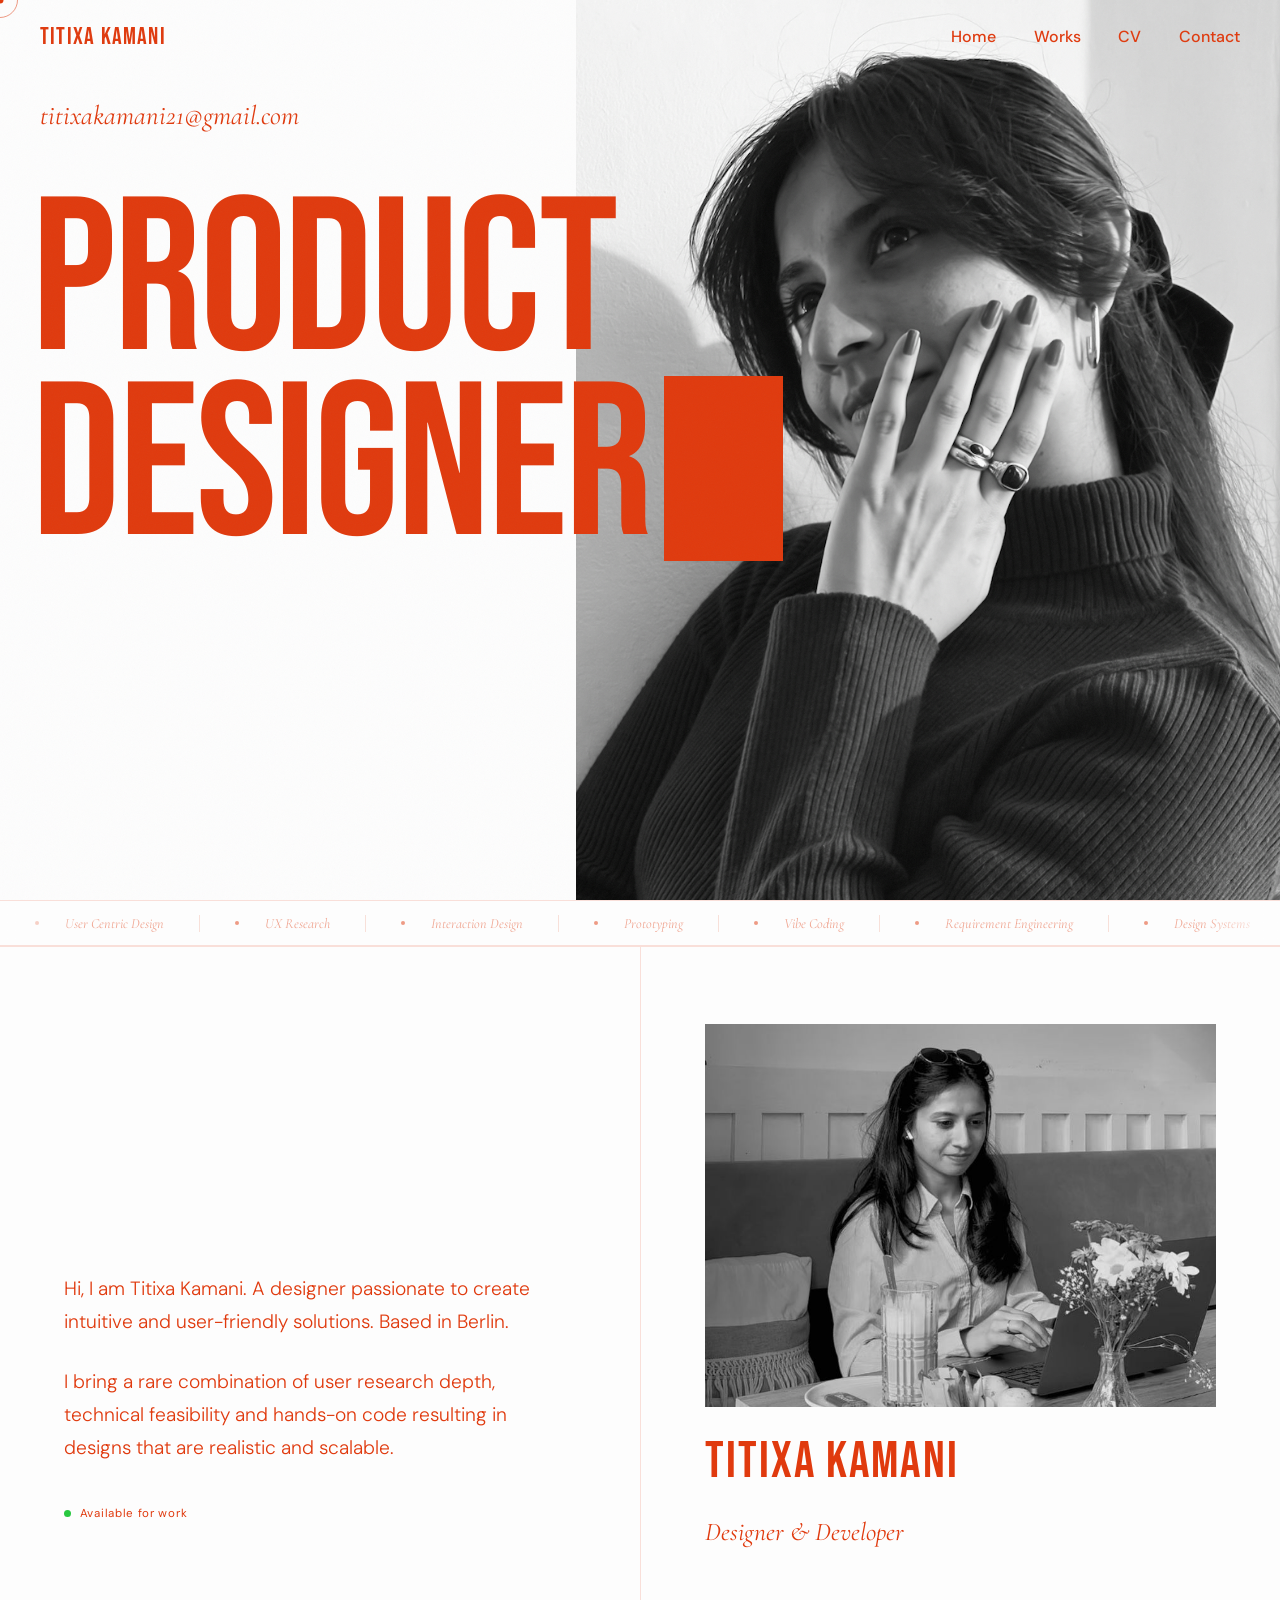
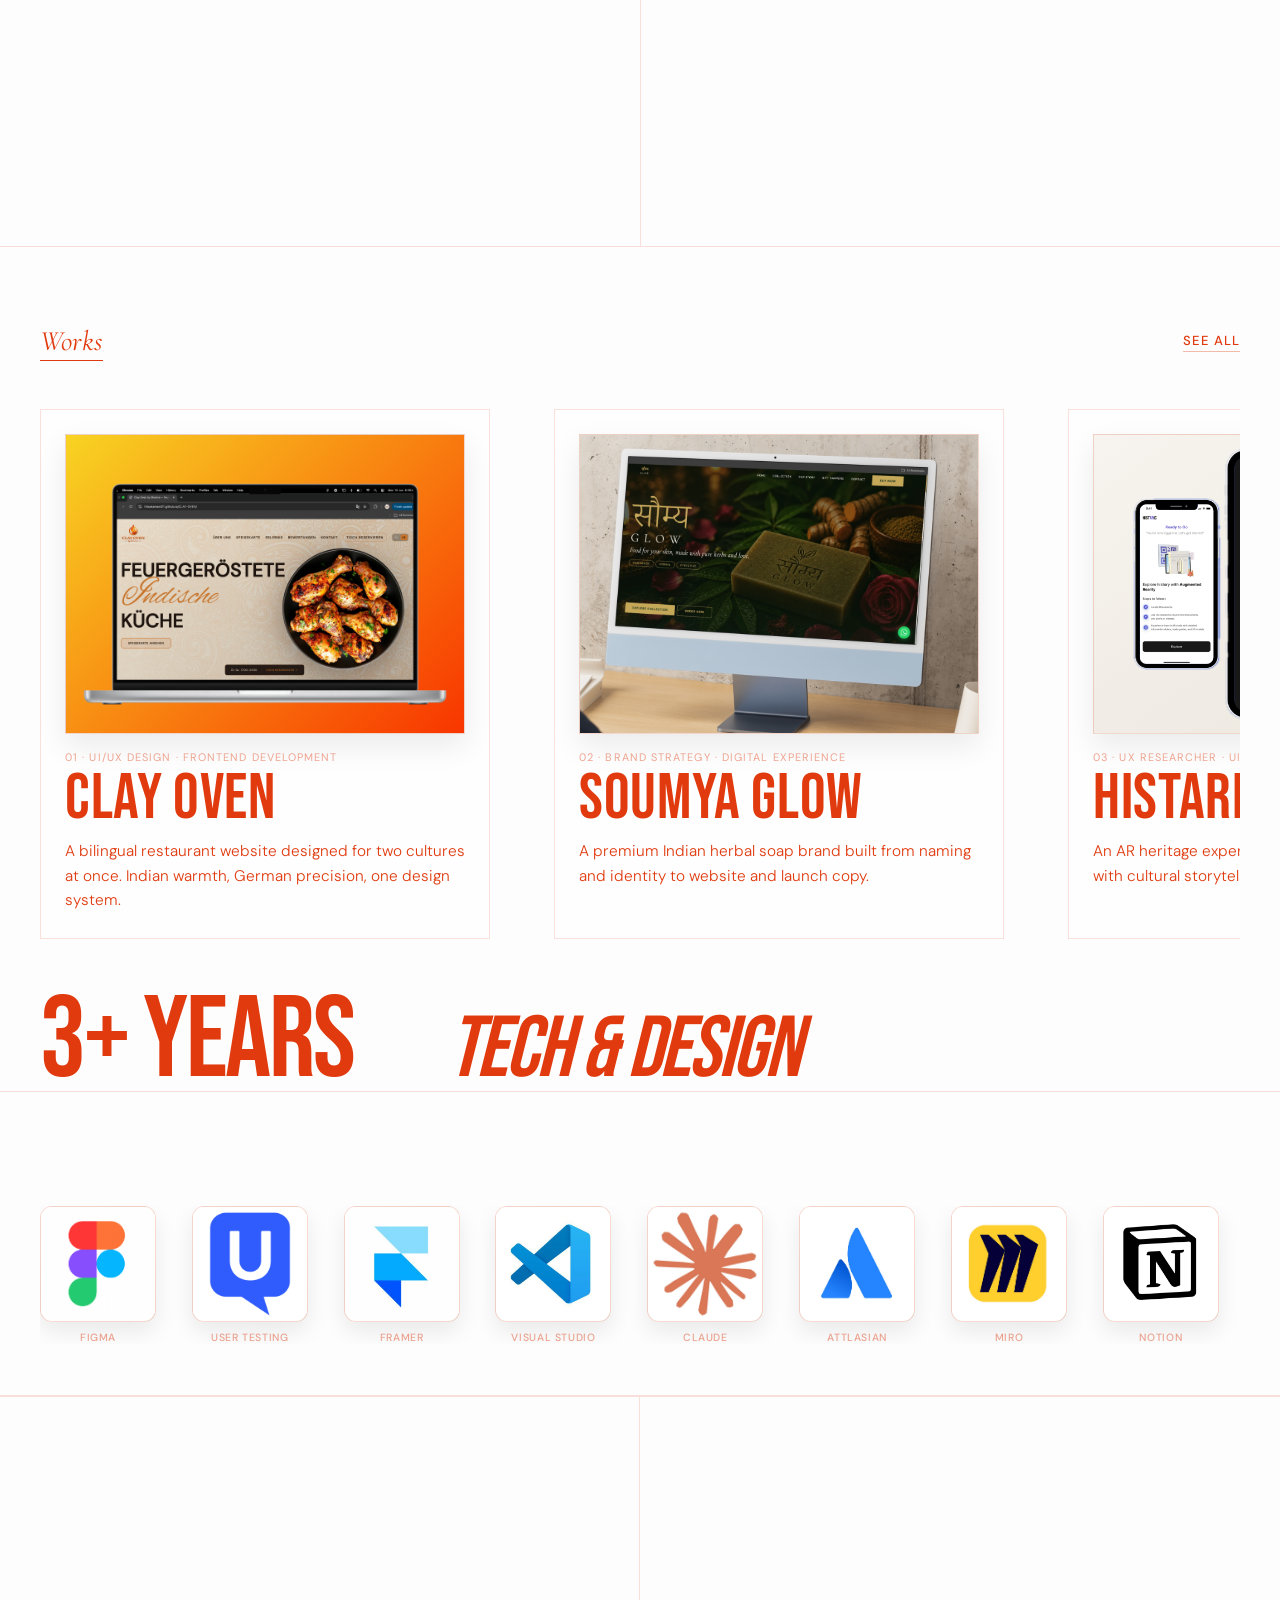
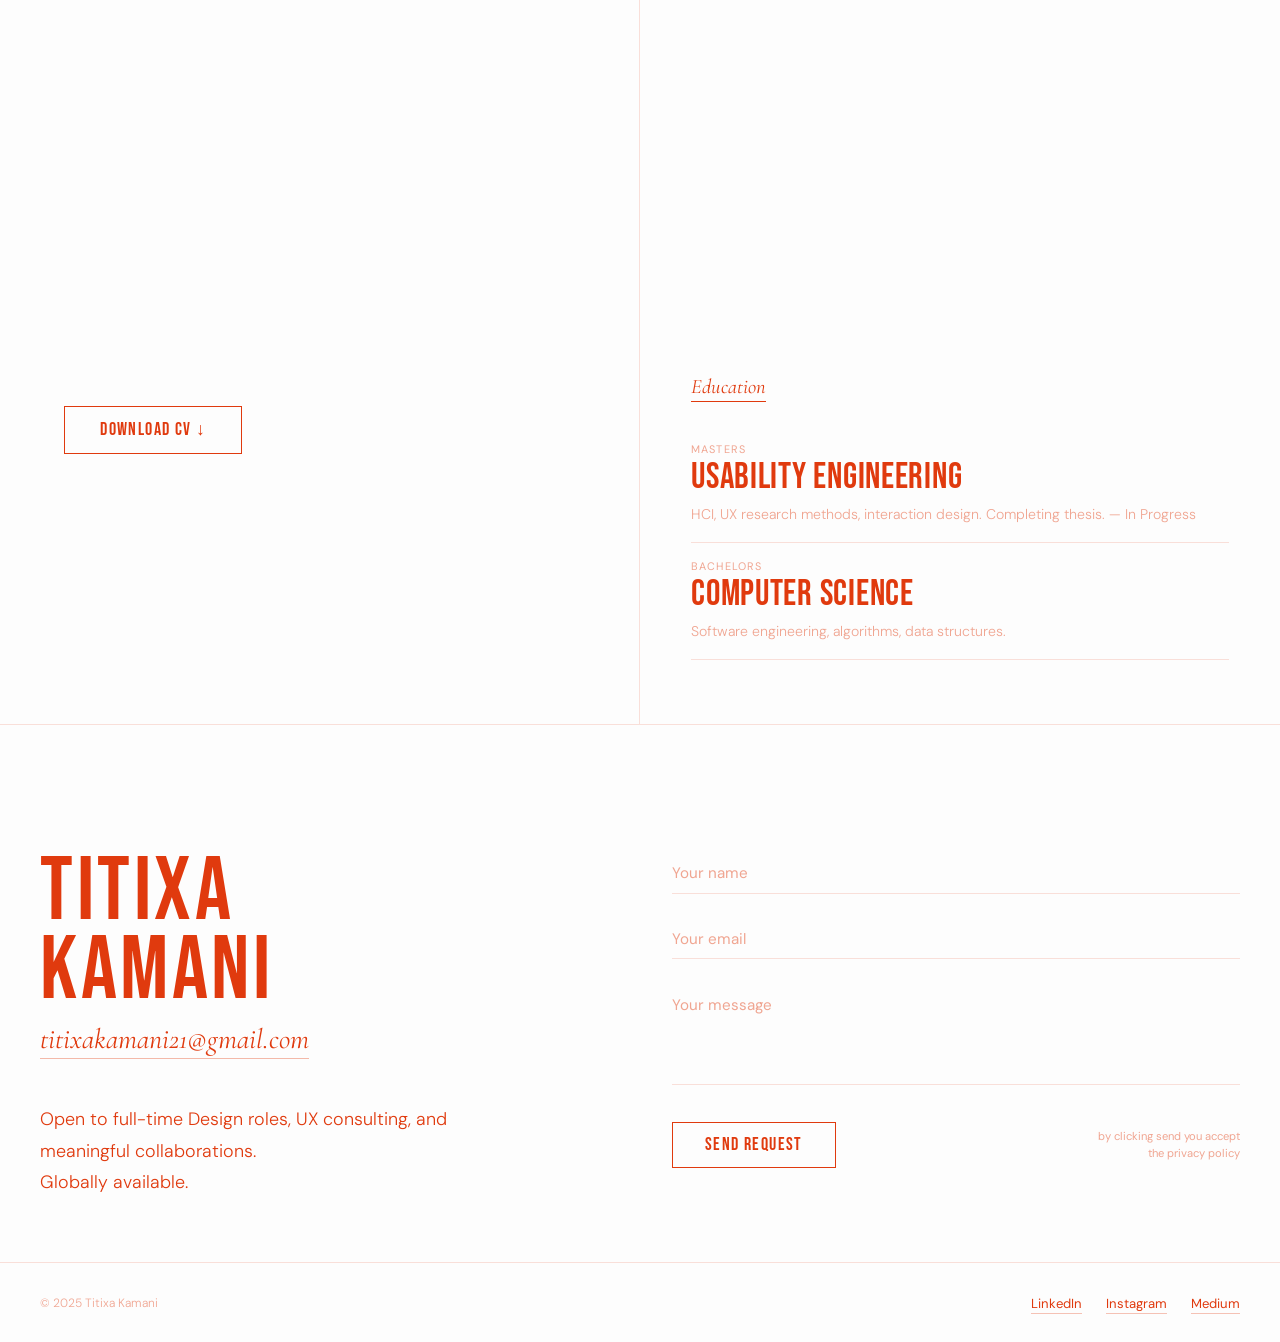
<file: index.html>
<!DOCTYPE html>
<html lang="en">
<head>
  <script type="text/javascript">
    (function(c,l,a,r,i,t,y){
        c[a]=c[a]||function(){(c[a].q=c[a].q||[]).push(arguments)};
        t=l.createElement(r);t.async=1;t.src="https://www.clarity.ms/tag/"+i;
        y=l.getElementsByTagName(r)[0];y.parentNode.insertBefore(t,y);
    })(window, document, "clarity", "script", "x9e8986mwj");
  </script>


<meta charset="UTF-8"/>
<meta name="viewport" content="width=device-width, initial-scale=1.0"/>
<title>Titixa Kamani — Design Engineer</title>
<meta name="description" content="Titixa Kamani — Design Engineer."/>
<link rel="preconnect" href="https://fonts.googleapis.com"/>
<link rel="preconnect" href="https://fonts.gstatic.com" crossorigin/>
<link href="https://fonts.googleapis.com/css2?family=Bebas+Neue&family=Cormorant+Garamond:ital,wght@0,400;0,500;1,400;1,500&family=DM+Sans:wght@300;400;500&display=swap" rel="stylesheet"/>
<style>
:root {
  --bg:      hsla(0,0%,99.22%,1);
  --red:     #e03a0e;
  --dim:     rgba(224,58,14,0.45);
  --border:  rgba(224,58,14,0.15);
  --serif:   'Cormorant Garamond', serif;
  --sans:    'DM Sans', sans-serif;
  --display: 'Bebas Neue', sans-serif;
  --ease-out:    cubic-bezier(0.16,1,0.3,1);
  --ease-spring: cubic-bezier(0.34,1.56,0.64,1);
}
*,*::before,*::after{box-sizing:border-box;margin:0;padding:0;}
html{scroll-behavior:smooth;overflow-x:hidden;}
body{width:100%;font-family:var(--sans);color:var(--red);background:var(--bg);overflow-x:hidden;cursor:none;}
a{color:var(--red);text-decoration:none;}
img{display:block;max-width:100%;}

/* ── GRAIN ── */
#grain{position:fixed;inset:0;pointer-events:none;z-index:7000;opacity:0.035;
  background-image:url("data:image/svg+xml,%3Csvg viewBox='0 0 256 256' xmlns='http://www.w3.org/2000/svg'%3E%3Cfilter id='n'%3E%3CfeTurbulence type='fractalNoise' baseFrequency='0.88' numOctaves='4' stitchTiles='stitch'/%3E%3C/filter%3E%3Crect width='100%25' height='100%25' filter='url(%23n)'/%3E%3C/svg%3E");
  background-size:200px;will-change:background-position;}

/* ── PROGRESS ── */
#progress-bar{position:fixed;top:0;left:0;height:2px;width:0%;background:var(--red);z-index:9999;transition:width 0.06s linear;}

/* ── CURSOR ── */
#cursor-dot{position:fixed;width:7px;height:7px;background:var(--red);border-radius:50%;pointer-events:none;z-index:9998;transform:translate(-50%,-50%);transition:width .25s var(--ease-out),height .25s var(--ease-out),opacity .3s ease;}
#cursor-ring{position:fixed;width:36px;height:36px;border:1.5px solid rgba(224,58,14,.5);border-radius:50%;pointer-events:none;z-index:9997;transform:translate(-50%,-50%);transition:width .45s var(--ease-out),height .45s var(--ease-out),border-color .3s ease;}
body.cur-hover #cursor-dot{width:10px;height:10px;}
body.cur-hover #cursor-ring{width:56px;height:56px;border-color:rgba(224,58,14,.3);}
body.cur-link  #cursor-dot{width:5px;height:5px;}
body.cur-link  #cursor-ring{width:72px;height:72px;border-color:rgba(224,58,14,.22);}

/* ── PAGE TRANSITION ── */
#page-out{position:fixed;inset:0;background:var(--bg);z-index:6000;opacity:0;pointer-events:none;transition:opacity 0.5s var(--ease-out);}
#page-out.active{opacity:1;pointer-events:all;}

/* ── LOADER ── */
#loader{position:fixed;inset:0;background:var(--bg);z-index:8000;display:flex;align-items:center;justify-content:center;flex-direction:column;gap:1.8rem;}
#loader.out{animation:loaderOut 0.7s var(--ease-out) both;}
@keyframes loaderOut{from{opacity:1}to{opacity:0;pointer-events:none;visibility:hidden;}}
.loader-word{font-family:var(--display);font-size:clamp(2.5rem,7vw,6rem);letter-spacing:0.04em;overflow:hidden;line-height:1;}
.loader-word span{display:inline-block;animation:charUp .7s var(--ease-out) both;}
.loader-line{height:1px;background:linear-gradient(90deg,transparent,var(--red),transparent);width:0;animation:lineGrow .9s var(--ease-out) .5s both;}
.loader-pct{font-family:var(--sans);font-size:.7rem;letter-spacing:.2em;color:var(--dim);}
@keyframes charUp{from{transform:translateY(110%);opacity:0}to{transform:translateY(0);opacity:1}}
@keyframes lineGrow{from{width:0}to{width:240px}}

/* ── NAV ── */
nav{position:fixed;top:0;left:0;right:0;z-index:500;display:flex;align-items:center;justify-content:space-between;padding:1.4rem 2.5rem;opacity:0;transform:translateY(-12px);transition:opacity .6s ease,transform .6s var(--ease-out),background .4s ease,border-bottom .4s ease;}
nav.loaded{opacity:1;transform:translateY(0);}
nav.scrolled{background:rgba(233,230,224,.92);backdrop-filter:blur(14px);-webkit-backdrop-filter:blur(14px);border-bottom:1px solid var(--border);}
.nav-logo{font-family:var(--display);font-size:clamp(1.25rem,1.9vw,1.8rem);letter-spacing:.05em;transition:opacity .2s;}
.nav-logo:hover{opacity:.6;}
.nav-links{display:flex;gap:2.35rem;list-style:none;align-items:center;}
.nav-links a,.nav-links button{font-family:var(--sans);font-size:clamp(1rem,1.15vw,1.22rem);font-weight:500;position:relative;transition:opacity .2s;background:none;border:none;cursor:none;color:var(--red);padding:0;}
.nav-links a::after,.nav-links button::after{content:'';position:absolute;bottom:-3px;left:0;width:0;height:1px;background:var(--red);transition:width .35s var(--ease-out);}
.nav-links a:hover,.nav-links button:hover{opacity:.7;}
.nav-links a:hover::after,.nav-links button:hover::after{width:100%;}

/* ── REVEAL ── */
.reveal{opacity:0;transform:translateY(36px);transition:opacity .85s var(--ease-out),transform .85s var(--ease-out);}
.reveal-left{opacity:0;transform:translateX(-30px);transition:opacity .85s var(--ease-out),transform .85s var(--ease-out);}
.reveal-right{opacity:0;transform:translateX(30px);transition:opacity .85s var(--ease-out),transform .85s var(--ease-out);}
.reveal.visible,.reveal-left.visible,.reveal-right.visible{opacity:1;transform:none;}
.d1{transition-delay:.1s;}.d2{transition-delay:.2s;}.d3{transition-delay:.3s;}.d4{transition-delay:.4s;}

/* ── HERO ── */
#hero{min-height:100vh;position:relative;overflow:hidden;display:flex;flex-direction:column;justify-content:flex-start;padding-top:clamp(9.5rem,16vh,12.5rem);}
.hero-email{position:absolute;top:6.2rem;left:2.5rem;font-family:var(--serif);font-style:italic;font-size:clamp(1.25rem,2.1vw,2rem);z-index:10;opacity:0;transition:opacity .2s;}
.hero-email:hover{opacity:.6 !important;}
.hero-photo{position:absolute;right:0;top:0;width:55%;height:130%;z-index:1;will-change:transform;overflow:hidden;}
.hero-photo img{width:100%;height:100%;object-fit:cover;object-position:center top;display:block;}
.hero-photo-fallback{display:none;width:100%;height:100%;background:linear-gradient(135deg,#d5d0c8,#c5c0b5);}
.hero-photo img[data-failed="true"]{display:none;}
.hero-photo img[data-failed="true"] ~ .hero-photo-fallback{display:block;}
.hero-type{position:relative;z-index:2;line-height:.82;padding:0 0 .04em 2rem;margin-top:clamp(2.3rem,4.6vh,4.4rem);transform-style:preserve-3d;transition:transform .1s ease;}
.hero-line{display:block;font-family:var(--display);font-size:clamp(15vw,17vw,19vw);color:var(--red);letter-spacing:-.01em;line-height:.84;overflow:hidden;}
.hero-line-inner{display:block;transform:translateY(108%);transition:transform 1s var(--ease-out);}
.hero-line-inner.show{transform:translateY(0);}
.hero-line-type{display:block;font-family:var(--display);font-size:clamp(15vw,17vw,19vw);color:var(--red);letter-spacing:-.01em;line-height:.84;overflow:hidden;}
.hero-typewriter{display:block;transform:translateY(108%);transition:transform 1s var(--ease-out) .15s;}
.hero-typewriter.show{transform:translateY(0);}
.hero-tw-cursor{display:inline-block;width:.55em;height:.85em;background:var(--red);margin-left:.06em;vertical-align:bottom;animation:cursorBlink .85s step-end infinite;}
@keyframes cursorBlink{0%,100%{opacity:1}50%{opacity:0}}
.hero-sub{position:relative;z-index:10;text-align:left;margin-left:2.5rem;margin-top:1rem;opacity:0;transform:translateY(10px);transition:opacity .6s ease,transform .6s var(--ease-out);}
.hero-sub.show{opacity:1;transform:translateY(0);}
.hero-sub span{font-family:var(--serif);font-style:italic;font-size:clamp(1.05rem,1.9vw,1.65rem);display:block;}

/* ── MARQUEE ── */
.marquee-strip{border-top:1px solid var(--border);border-bottom:1px solid var(--border);overflow:hidden;padding:.85rem 0;background:var(--bg);position:relative;z-index:2;}
.marquee-strip::before,.marquee-strip::after{content:'';position:absolute;top:0;bottom:0;width:80px;z-index:2;pointer-events:none;}
.marquee-strip::before{left:0;background:linear-gradient(to right,var(--bg),transparent);}
.marquee-strip::after{right:0;background:linear-gradient(to left,var(--bg),transparent);}
.marquee-track{display:flex;width:max-content;animation:marqueeRoll 28s linear infinite;}
.marquee-row{display:flex;align-items:center;white-space:nowrap;}
.marquee-item{display:flex;align-items:center;gap:1.6rem;padding:0 2.2rem;font-family:var(--serif);font-style:italic;font-size:clamp(.82rem,1.1vw,1rem);color:var(--dim);border-right:1px solid var(--border);}
.marquee-item:last-child{border-right:none;}
.marquee-dot{width:4px;height:4px;border-radius:50%;background:var(--red);opacity:.5;flex-shrink:0;}
@keyframes marqueeRoll{to{transform:translateX(-50%);}}

/* ── INFO ── */
#info{display:grid;grid-template-columns:1fr 1fr;min-height:100vh;border-top:1px solid var(--border);}
.info-left{padding:clamp(4rem,8vw,8rem) clamp(2rem,5vw,5rem);display:flex;flex-direction:column;justify-content:center;}
.info-left p{font-family:var(--sans);font-size:clamp(1rem,1.5vw,1.3rem);line-height:1.72;font-weight:300;max-width:38ch;}
.info-left p+p{margin-top:1.4em;}
.info-highlight{font-weight:500;color:var(--red);}
.info-right{padding:clamp(3rem,6vw,6rem) clamp(2rem,5vw,5rem);border-left:1px solid var(--border);display:flex;flex-direction:column;justify-content:flex-start;gap:1.8rem;}
.info-photo{width:100%;aspect-ratio:4/3;object-fit:cover;object-position:top center;display:block;background:#ccc8c0;}
.info-name{font-family:var(--display);font-size:clamp(2.4rem,4vw,4rem);letter-spacing:.04em;line-height:1;}
.info-role{font-family:var(--serif);font-style:italic;font-size:clamp(1.2rem,2vw,1.9rem);}
/* word-wave */
.word-wave .w{display:inline-block;opacity:0;transform:translateY(16px);transition:opacity 0.5s var(--ease-out),transform 0.5s var(--ease-out);}
.word-wave .w.show{opacity:1;transform:translateY(0);}
/* status badge */
.info-status{display:inline-flex;align-items:center;gap:.55rem;font-family:var(--sans);font-size:.72rem;font-weight:400;letter-spacing:.06em;color:var(--red);opacity:0;transform:translateY(8px);transition:opacity .7s var(--ease-out) .3s,transform .7s var(--ease-out) .3s;}
.info-status.show{opacity:1;transform:translateY(0);}
.status-dot{width:7px;height:7px;border-radius:50%;background:#28c840;flex-shrink:0;animation:statusPulse 2.2s ease-in-out infinite;}
@keyframes statusPulse{0%,100%{box-shadow:0 0 0 0 rgba(40,200,64,.55);}50%{box-shadow:0 0 0 5px rgba(40,200,64,0);}}

/* ── STATS STRIP ── */
#stats-strip{border-top:1px solid var(--border);display:grid;grid-template-columns:1fr 1fr;}
.stat-block{padding:clamp(2.5rem,5vw,5rem) clamp(2rem,5vw,5rem);display:flex;flex-direction:column;gap:.5rem;opacity:0;transform:translateY(20px);transition:opacity .8s var(--ease-out),transform .8s var(--ease-out);}
.stat-block:last-child{border-left:1px solid var(--border);}
.stat-block.visible{opacity:1;transform:translateY(0);}
.stat-block:nth-child(2){transition-delay:.15s;}
.stat-number{font-family:var(--display);font-size:clamp(4rem,9vw,9rem);letter-spacing:-.02em;line-height:.85;}
.stat-label{font-family:var(--serif);font-style:italic;font-size:clamp(1rem,1.8vw,1.6rem);color:var(--dim);}

/* ── WORKS ── */
#works{border-top:1px solid var(--border);padding:clamp(3rem,6vw,6rem) 2.5rem clamp(2rem,4vw,4rem);}
.works-header{margin-bottom:clamp(2rem,4vw,3rem);display:flex;align-items:center;justify-content:space-between;gap:1.5rem;flex-wrap:wrap;}
.works-header-label{font-family:var(--serif);font-style:italic;font-size:clamp(1.3rem,2.2vw,2rem);border-bottom:1px solid var(--red);display:inline-block;padding-bottom:2px;}
.works-header-actions{display:flex;align-items:center;gap:1rem;flex-wrap:wrap;}
.works-hint{font-family:var(--sans);font-size:.75rem;letter-spacing:.12em;text-transform:uppercase;color:var(--dim);}
.works-see-all{font-family:var(--sans);font-size:.82rem;font-weight:500;letter-spacing:.08em;text-transform:uppercase;background:none;border:none;border-bottom:1px solid rgba(224,58,14,.35);color:var(--red);padding:0 0 2px;cursor:none;transition:opacity .2s ease,border-color .2s ease;}
.works-see-all:hover{opacity:.7;border-color:var(--red);}
.works-rail{display:grid;grid-auto-flow:column;grid-auto-columns:minmax(450px,45vw);gap:4rem;overflow-x:auto;overflow-y:visible;scroll-snap-type:x proximity;padding-bottom:.2rem;scrollbar-width:thin;scrollbar-color:rgba(224,58,14,.35) transparent;}
.works-rail::-webkit-scrollbar{height:8px;}
.works-rail::-webkit-scrollbar-thumb{background:rgba(224,58,14,.3);border-radius:999px;}
.works-rail.show-all{grid-auto-flow:row;grid-auto-columns:unset;grid-template-columns:repeat(3,minmax(0,1fr));overflow:visible;}
.project-card{border:1px solid var(--border);display:flex;flex-direction:column;min-height:100%;min-height:530px;padding:1.5rem;text-decoration:none;position:relative;overflow:hidden;background:rgba(255,255,255,.4);scroll-snap-align:start;transition:border-color .3s ease,transform .35s var(--ease-out),box-shadow .35s var(--ease-out);}
.project-row-wash{position:absolute;inset:0;background:var(--red);transform:translateY(100%);transition:transform 0.65s cubic-bezier(0.4,0,0.2,1);pointer-events:none;z-index:0;}
.project-card:hover .project-row-wash{transform:translateY(0);}
.project-row-left{display:flex;flex-direction:column;gap:.4rem;position:relative;z-index:1;flex:1;padding-top:1rem;}
.project-meta{font-family:var(--sans);font-size:.68rem;font-weight:400;letter-spacing:.1em;text-transform:uppercase;color:var(--dim);transition:color 0.3s ease;}
.project-title{font-family:var(--display);font-size:clamp(2.4rem,5vw,4.8rem);letter-spacing:.01em;line-height:.9;transition:color 0.3s ease,letter-spacing .35s var(--ease-out);}
.project-desc{font-family:var(--sans);font-size:clamp(.85rem,1.2vw,1rem);font-weight:300;line-height:1.6;max-width:40ch;margin-top:.3rem;color:var(--red);transition:color 0.3s ease;}
.project-card:hover .project-meta,.project-card:hover .project-title,.project-card:hover .project-desc{color:var(--bg);}
.project-row-right{display:flex;flex-direction:column;align-items:flex-start;gap:.8rem;position:relative;z-index:1;}
.project-thumb{width:100%;aspect-ratio:4/3;border:1px solid var(--border);overflow:hidden;background:linear-gradient(145deg,#f7f4ef,#ebe5dc);box-shadow:0 12px 28px rgba(0,0,0,.08);transition:transform .45s var(--ease-out),border-color .3s ease,box-shadow .3s ease;}
.project-thumb img{width:100%;height:100%;object-fit:cover;object-position:center;transition:transform .55s var(--ease-out);}
.project-thumb-filename{display:none;width:100%;height:100%;align-items:center;justify-content:center;text-align:center;padding:1rem;font-family:var(--serif);font-style:italic;font-size:clamp(1rem,1.6vw,1.35rem);color:var(--red);border:2px dashed rgba(224,58,14,.32);background:#ede5d8;}
.project-thumb.is-missing img{display:none;}
.project-thumb.is-missing .project-thumb-filename{display:flex;}
.project-card:hover{transform:translateY(-6px);border-color:rgba(224,58,14,.22);box-shadow:0 20px 44px rgba(224,58,14,.12);}
.project-card:hover .project-thumb{border-color:rgba(233,230,224,.35);box-shadow:0 18px 36px rgba(0,0,0,.15);}
.project-card:hover .project-thumb img{transform:scale(1.04);}

/* ── TOOLS — icon strip ── */
#tools{border-top:1px solid var(--border);}
.tools-strip-wrap{padding:clamp(2.5rem,4vw,4rem) 2.5rem;border-bottom:1px solid var(--border);}
.tools-strip-label{font-family:var(--serif);font-style:italic;font-size:clamp(1.1rem,1.8vw,1.7rem);border-bottom:1px solid var(--red);display:inline-block;padding-bottom:2px;margin-bottom:2rem;}
.tools-marquee{overflow-x:hidden;overflow-y:visible;position:relative;}
.tools-icon-track{display:flex;width:max-content;animation:toolsMarquee 24s linear infinite;will-change:transform;}
.tools-icon-row{display:flex;align-items:center;gap:clamp(1.2rem,2.8vw,3rem);flex-wrap:nowrap;padding-right:clamp(1.5rem,4vw,4rem);}
:root{--tool-frame-size:116px;}
.tool-icon-item{
  display:flex;flex-direction:column;align-items:center;gap:.55rem;
  opacity:1;transform:none;transition:none;
  width:var(--tool-frame-size);min-width:var(--tool-frame-size);max-width:var(--tool-frame-size);
  transform-style:preserve-3d;
}
.tool-icon-item.visible{opacity:1;transform:none;}
.tool-icon-item:nth-child(1){transition-delay:.05s;}
.tool-icon-item:nth-child(2){transition-delay:.12s;}
.tool-icon-item:nth-child(3){transition-delay:.19s;}
.tool-icon-item:nth-child(4){transition-delay:.26s;}
.tool-icon-item:nth-child(5){transition-delay:.33s;}
.tool-icon-item:nth-child(6){transition-delay:.40s;}
.tool-icon-item:nth-child(7){transition-delay:.47s;}
.tool-icon-placeholder{
  width:var(--tool-frame-size);
  height:var(--tool-frame-size);
  border:1px solid rgba(224,58,14,.18);
  border-radius:12px;
  display:flex;align-items:center;justify-content:center;
  overflow:hidden;
  background:linear-gradient(145deg,#ffffff,#f1eee8);
  box-shadow:0 10px 22px rgba(0,0,0,.08),inset 0 1px 0 rgba(255,255,255,.9),inset 0 -1px 0 rgba(0,0,0,.05);
  transform-style:preserve-3d;
  transition:none;
}
.tool-icon-placeholder img{
  width:100%;
  height:100%;
  object-fit:cover;
  object-position:center;
  display:block;
}
.tool-icon-placeholder img.fit-tight{transform:none;}
.tool-icon-placeholder img.fit-tight-plus{transform:none;}
.tool-icon-placeholder.empty::after{content:'';display:block;width:40%;height:40%;border:1px dashed var(--dim);border-radius:50%;}
.tool-icon-item:hover .tool-icon-placeholder{transform:none;border-color:rgba(224,58,14,.18);box-shadow:0 10px 22px rgba(0,0,0,.08),inset 0 1px 0 rgba(255,255,255,.9),inset 0 -1px 0 rgba(0,0,0,.05);}
.tool-icon-label{font-family:var(--sans);font-size:clamp(.58rem,.82vw,.76rem);font-weight:500;letter-spacing:.06em;text-transform:uppercase;color:var(--dim);transition:none;text-align:center;white-space:nowrap;}
.tool-icon-item:hover .tool-icon-label{color:var(--dim);}
.tools-strip-wrap:hover .tools-icon-track{animation-play-state:paused;}
@keyframes toolsMarquee{from{transform:translateX(0);}to{transform:translateX(-50%);}}
@media (prefers-reduced-motion: reduce){.tools-icon-track{animation:none;}}

/* ── MY PROCESS — full width ── */
.process-full{display:grid;grid-template-columns:1fr 1fr;min-height:70vh;}
.process-full-left{padding:clamp(4rem,7vw,7rem) clamp(2rem,5vw,5rem);display:flex;flex-direction:column;justify-content:center;border-right:1px solid var(--border);}
.process-full-right{padding:clamp(3rem,5vw,5rem) clamp(2rem,4vw,4rem);display:flex;flex-direction:column;justify-content:center;}
.process-heading{font-family:var(--serif);font-style:italic;font-size:clamp(1.2rem,2vw,1.9rem);border-bottom:1px solid var(--red);display:inline-block;padding-bottom:2px;margin-bottom:.6rem;opacity:0;transform:translateY(16px);transition:opacity .7s var(--ease-out),transform .7s var(--ease-out);}
.process-heading.visible{opacity:1;transform:translateY(0);}
.process-big-title{font-family:var(--display);font-size:clamp(4rem,9vw,10rem);letter-spacing:-.01em;line-height:.85;opacity:0;transform:translateY(24px);transition:opacity .8s var(--ease-out) .1s,transform .8s var(--ease-out) .1s;}
.process-big-title.visible{opacity:1;transform:translateY(0);}
.process-sub{font-family:var(--sans);font-size:clamp(.82rem,1.2vw,1rem);font-weight:300;color:var(--dim);margin-top:1.2rem;max-width:30ch;opacity:0;transition:opacity .7s var(--ease-out) .2s;}
.process-sub.visible{opacity:1;}
.process-timeline{display:flex;flex-direction:column;gap:0;width:100%;opacity:0;transform:translateY(20px);transition:opacity .7s var(--ease-out) .2s,transform .7s var(--ease-out) .2s;}
.process-timeline.visible{opacity:1;transform:translateY(0);}
.process-line-track{position:relative;height:2px;background:var(--border);margin:1.4rem 0;overflow:visible;}
.process-line-fill{position:absolute;left:0;top:0;height:100%;width:0%;background:var(--red);transition:width 1.6s cubic-bezier(0.4,0,0.2,1);}
.process-line-fill.go{width:100%;}
.process-step-row{display:grid;grid-template-columns:auto 1fr;gap:1rem;align-items:start;padding:.8rem 0;border-bottom:1px solid var(--border);opacity:0;transform:translateX(-16px);transition:opacity .6s var(--ease-out),transform .6s var(--ease-out);}
.process-step-row:first-child{border-top:1px solid var(--border);}
.process-step-row.visible{opacity:1;transform:translateX(0);}
.process-step-row:nth-child(1){transition-delay:.05s;}
.process-step-row:nth-child(2){transition-delay:.18s;}
.process-step-row:nth-child(3){transition-delay:.31s;}
.process-step-row:nth-child(4){transition-delay:.44s;}
.process-step-num{font-family:var(--sans);font-size:.65rem;font-weight:400;letter-spacing:.12em;color:var(--dim);min-width:2rem;padding-top:.4rem;transition:color .4s ease;}
.process-step-body{}
.process-step-name{font-family:var(--display);font-size:clamp(1.8rem,3.5vw,3.2rem);letter-spacing:.02em;line-height:.9;color:var(--dim);transition:color .4s ease,letter-spacing .35s var(--ease-out);}
.process-step-row.active .process-step-num{color:var(--red);}
.process-step-row.active .process-step-name{color:var(--red);letter-spacing:.05em;}
.process-arrow{font-family:var(--sans);font-size:.7rem;letter-spacing:.1em;color:var(--dim);text-align:center;padding:.3rem 0;opacity:0;transition:opacity .5s ease;}
.process-arrow.visible{opacity:1;}
@media(max-width:860px){
  .process-full{grid-template-columns:1fr;}
  .process-full-left{border-right:none;border-bottom:1px solid var(--border);}
  .process-step-name{font-size:clamp(1.6rem,6vw,2.4rem);}
}

/* ── CONTACT ── */
#contact{border-top:1px solid var(--border);padding:clamp(5rem,10vw,10rem) 2.5rem clamp(3rem,5vw,5rem);display:grid;grid-template-columns:1fr 1fr;gap:4rem;align-items:start;}
.contact-big-name{font-family:var(--display);font-size:clamp(3.5rem,7vw,8rem);letter-spacing:.04em;line-height:.88;}
.contact-name-letter{display:inline-block;opacity:0;transform:translateY(40px);transition:opacity .5s var(--ease-out),transform .5s var(--ease-out);}
.contact-name-letter.show{opacity:1;transform:translateY(0);}
.contact-big-email{font-family:var(--serif);font-style:italic;font-size:clamp(1.2rem,2.2vw,2.2rem);display:inline-block;margin-top:.4em;border-bottom:1px solid rgba(224,58,14,.35);padding-bottom:2px;transition:opacity .2s;}
.contact-big-email:hover{opacity:.6;}
.contact-right p{font-family:var(--sans);font-size:clamp(.9rem,1.4vw,1.15rem);line-height:1.75;font-weight:300;max-width:36ch;}
.contact-right p+p{margin-top:1.2em;}
.contact-cta{font-family:var(--display);font-size:clamp(1.3rem,2.2vw,2rem);letter-spacing:.05em;border-bottom:1px solid var(--red);padding-bottom:2px;display:inline-block;margin-top:2rem;transition:opacity .2s ease,letter-spacing .35s var(--ease-out);background:none;border-top:none;border-left:none;border-right:none;cursor:none;color:var(--red);}
.contact-cta:hover{opacity:.6;letter-spacing:.1em;}

/* ── FOOTER ── */
footer{border-top:1px solid var(--border);padding:1.8rem 2.5rem;display:flex;justify-content:space-between;align-items:center;flex-wrap:wrap;gap:1rem;}
.footer-copy{font-family:var(--sans);font-size:.75rem;font-weight:300;color:var(--dim);}
.footer-links{display:flex;gap:1.5rem;list-style:none;}
.footer-links a,.footer-links button{font-family:var(--sans);font-size:.82rem;padding-bottom:1px;transition:opacity .2s;background:none;border:none;border-bottom:1px solid rgba(224,58,14,.3);cursor:none;color:var(--red);}
.footer-links a:hover,.footer-links button:hover{opacity:.6;}

/* ── CONTACT POPUP ── */
.contact-overlay{position:fixed;inset:0;background:rgba(233,230,224,.7);backdrop-filter:blur(16px);-webkit-backdrop-filter:blur(16px);z-index:5000;display:flex;align-items:center;justify-content:center;opacity:0;visibility:hidden;transition:opacity .4s ease,visibility .4s ease;}
.contact-overlay.active{opacity:1;visibility:visible;}
.contact-popup{background:var(--bg);border:1px solid var(--border);border-radius:4px;width:min(520px,90vw);padding:3rem 2.5rem;transform:translateY(20px) scale(.97);transition:transform .5s var(--ease-out);position:relative;}
.contact-overlay.active .contact-popup{transform:translateY(0) scale(1);}
.contact-close{position:absolute;top:1.2rem;right:1.2rem;width:32px;height:32px;border:1px solid var(--border);border-radius:50%;background:none;cursor:none;display:flex;align-items:center;justify-content:center;font-size:1rem;color:var(--dim);transition:all .3s ease;}
.contact-close:hover{border-color:var(--red);color:var(--red);}
.contact-popup-title{font-family:var(--display);font-size:clamp(2rem,4vw,3rem);letter-spacing:.04em;margin-bottom:.3rem;}
.contact-popup-sub{font-family:var(--serif);font-style:italic;font-size:1.1rem;color:var(--dim);margin-bottom:2rem;}
.cf-field{margin-bottom:1.6rem;position:relative;}
.cf-field input,.cf-field textarea{width:100%;background:transparent;border:none;border-bottom:1px solid var(--border);padding:.6rem 0;font-family:var(--sans);font-size:.95rem;color:var(--red);outline:none;transition:border-color .4s ease;resize:none;}
.cf-field input::placeholder,.cf-field textarea::placeholder{color:var(--dim);}
.cf-field input:focus,.cf-field textarea:focus{border-bottom-color:var(--red);}
.cf-field::after{content:'';position:absolute;bottom:0;left:0;width:0;height:2px;background:var(--red);transition:width .5s var(--ease-out);}
.cf-field:focus-within::after{width:100%;}
.cf-footer{display:flex;align-items:center;justify-content:space-between;gap:1rem;margin-top:2rem;flex-wrap:wrap;}
.cf-send{font-family:var(--display);font-size:1.1rem;letter-spacing:.08em;border:1px solid var(--red);background:transparent;color:var(--red);padding:.7rem 2rem;cursor:none;transition:all .4s var(--ease-out);position:relative;overflow:hidden;}
.cf-send::before{content:'';position:absolute;inset:0;background:var(--red);transform:scaleX(0);transform-origin:left;transition:transform .5s var(--ease-out);z-index:-1;}
.cf-send:hover{color:var(--bg);}
.cf-send:hover::before{transform:scaleX(1);}
.cf-privacy{font-family:var(--sans);font-size:.7rem;color:var(--dim);line-height:1.5;max-width:160px;text-align:right;}

/* ── RESPONSIVE ── */
@media(max-width:860px){
  body{cursor:auto;}
  #cursor-dot,#cursor-ring{display:none;}
  #info,#tools,#contact{grid-template-columns:1fr;}
  .info-right{border-left:none;border-top:1px solid var(--border);}
  .tools-right{border-left:none;border-top:1px solid var(--border);}
  .hero-line,.hero-line-type{font-size:20vw;}
  .hero-photo{width:60%;}
  .works-rail{grid-auto-columns:minmax(300px,80vw);gap:1.4rem;}
  .works-rail.show-all{grid-template-columns:1fr;}
  #hero{padding-top:7.5rem;min-height:auto;padding-bottom:3rem;}
  .hero-photo{position:relative;width:min(100%,520px);height:auto;order:-1;margin:0 auto 2rem;}
  .hero-photo img,.hero-photo-fallback{aspect-ratio:4/5;height:auto;}
  .hero-email,.hero-sub{position:relative;left:auto;top:auto;margin-left:1.5rem;}
  .hero-email{display:inline-block;margin-bottom:1rem;}
  .hero-type{padding-right:1.5rem;}
  nav{padding:1rem 1.5rem;align-items:flex-start;gap:1rem;}
  .nav-links{gap:1rem;flex-wrap:wrap;justify-content:flex-end;}
  .stat-block:last-child{border-left:none;border-top:1px solid var(--border);}
  #stats-strip{grid-template-columns:1fr;}
  .process-step-row,.cf-footer{grid-template-columns:1fr;}
  .contact-big-name{font-size:clamp(2.8rem,12vw,5rem);}
}
@media(max-width:560px){
  .hero-photo{width:min(100%,360px);margin-bottom:1.5rem;}
  nav{padding:0.95rem 1rem;flex-wrap:wrap;align-items:flex-start;row-gap:.6rem;overflow-x:clip;}
  .nav-logo{font-size:1.3rem;}
  .nav-links{width:100%;gap:.7rem;justify-content:space-between;flex-wrap:nowrap;}
  .nav-links li{flex:0 0 auto;}
  .nav-links a,.nav-links button{font-size:.95rem;}
  #info,#works,#tools,.tools-strip-wrap,#contact,footer{padding-left:1rem;padding-right:1rem;}
  .hero-email,.hero-sub{margin-left:1rem;}
  .hero-type{padding-left:1rem;padding-right:1rem;margin-top:1rem;}
  .hero-line,.hero-line-type{font-size:22vw;line-height:.9;}
  .info-left,.info-right,.process-full-left,.process-full-right,.stat-block{padding-left:1rem;padding-right:1rem;}
  .project-title{font-size:clamp(2.1rem,14vw,3.6rem);}
  .works-header{align-items:flex-start;}
  .works-header-actions{width:100%;justify-content:space-between;}
  .works-rail{grid-auto-columns:minmax(280px,88vw);gap:1.2rem;}
  .project-card{padding:.9rem;min-height:620px;}
  .tools-strip-wrap{padding-top:2rem;padding-bottom:2rem;}
  .tool-icon-item,.tool-icon-placeholder{width:104px;min-width:104px;max-width:104px;height:104px;}
  .tool-icon-placeholder{background:#ffffff;}
  .tool-icon-placeholder img{object-fit:contain;padding:0.45rem;}
  .contact-popup{padding:2.2rem 1.2rem 1.5rem;}
  .cf-send{width:100%;}
  .cf-privacy{max-width:none;text-align:left;}
}
</style>
</head>
<body>

<div id="grain" aria-hidden="true"></div>
<div id="progress-bar"></div>
<div id="cursor-dot"></div>
<div id="cursor-ring"></div>
<div id="page-out"></div>

<!-- LOADER -->
<div id="loader">
  <div class="loader-word">
    <span style="animation-delay:.00s">T</span><span style="animation-delay:.04s">I</span><span style="animation-delay:.08s">T</span><span style="animation-delay:.12s">I</span><span style="animation-delay:.16s">X</span><span style="animation-delay:.20s">A</span>&nbsp;<span style="animation-delay:.28s">K</span><span style="animation-delay:.32s">A</span><span style="animation-delay:.36s">M</span><span style="animation-delay:.40s">A</span><span style="animation-delay:.44s">N</span><span style="animation-delay:.48s">I</span>
  </div>
  <div class="loader-line"></div>
  <div class="loader-pct" id="loader-pct">0%</div>
</div>

<!-- NAV -->
<nav id="main-nav">
  <a href="#hero" class="nav-logo">TITIXA KAMANI</a>
  <ul class="nav-links">
    <li><a href="#info">Home</a></li>
    <li><a href="#works">Works</a></li>
    <li><a href="#cv">CV</a></li>
    <li><a href="#contact">Contact</a></li>
  </ul>
</nav>

<!-- HERO -->
<section id="hero">
  <a href="mailto:titixakamani21@gmail.com" class="hero-email" id="hero-email">titixakamani21@gmail.com</a>
  <div class="hero-photo" id="hero-photo">
    <img src="titixakamani1.png" alt="Titixa Kamani" onerror="this.setAttribute('data-failed','true')"/>
    <div class="hero-photo-fallback"></div>
  </div>
  <div class="hero-type" id="hero-type">
    <span class="hero-line"><span class="hero-line-inner" id="hl1">PRODUCT</span></span>
    <span class="hero-line-type">
      <span class="hero-typewriter" id="hero-tw">
        <span id="tw-text"></span><span class="hero-tw-cursor"></span>
      </span>
    </span>
  </div>
  <div class="hero-sub" id="hero-sub"><span></span></div>
</section>

<!-- MARQUEE -->
<div class="marquee-strip">
  <div class="marquee-track">
    <div class="marquee-row">
      <div class="marquee-item"><span class="marquee-dot"></span>User Centric Design</div>
      <div class="marquee-item"><span class="marquee-dot"></span>UX Research</div>
      <div class="marquee-item"><span class="marquee-dot"></span>Interaction Design</div>
      <div class="marquee-item"><span class="marquee-dot"></span>Prototyping</div>
      <div class="marquee-item"><span class="marquee-dot"></span>Vibe Coding</div>
      <div class="marquee-item"><span class="marquee-dot"></span>Requirement Engineering</div>
      <div class="marquee-item"><span class="marquee-dot"></span>Design Systems</div>
      <div class="marquee-item"><span class="marquee-dot"></span>Journey Mapping</div>
      <div class="marquee-item"><span class="marquee-dot"></span>Market Research</div>
      <div class="marquee-item"><span class="marquee-dot"></span>Card Sorting</div>
      <div class="marquee-item"><span class="marquee-dot"></span>End-to-End Testing</div>
      <div class="marquee-item"><span class="marquee-dot"></span>Problem Solving</div>
    </div>
    <div class="marquee-row" aria-hidden="true">
      <div class="marquee-item"><span class="marquee-dot"></span>User Centric Design</div>
      <div class="marquee-item"><span class="marquee-dot"></span>UX Research</div>
      <div class="marquee-item"><span class="marquee-dot"></span>Interaction Design</div>
      <div class="marquee-item"><span class="marquee-dot"></span>Prototyping</div>
      <div class="marquee-item"><span class="marquee-dot"></span>Vibe Coding</div>
      <div class="marquee-item"><span class="marquee-dot"></span>Requirement Engineering</div>
      <div class="marquee-item"><span class="marquee-dot"></span>Design Systems</div>
      <div class="marquee-item"><span class="marquee-dot"></span>Journey Mapping</div>
      <div class="marquee-item"><span class="marquee-dot"></span>Market Research</div>
      <div class="marquee-item"><span class="marquee-dot"></span>Card Sorting</div>
      <div class="marquee-item"><span class="marquee-dot"></span>End-to-End Testing</div>
      <div class="marquee-item"><span class="marquee-dot"></span>Problem Solving</div>
    </div>
  </div>
</div>

<!-- INFO -->
<section id="info">
  <div class="info-left">
    <p class="word-wave" data-wave="2">Hi, I am Titixa Kamani. A designer passionate to create intuitive and user-friendly solutions. Based in Berlin.</p>
    <p class="word-wave" data-wave="3">I bring a rare combination of <span class="info-highlight">user research depth</span>, <span class="info-highlight">technical feasibility</span> and <span class="info-highlight">hands-on code</span> resulting in designs that are realistic and scalable.</p><br><br>
    <div class="info-status" id="info-status">
      <span class="status-dot"></span>Available for work
    </div>
  </div>
  <div class="info-right">
    <img class="info-photo reveal-right" src="titixakamani2.png" alt="Titixa Kamani"
      onerror="this.style.background='#ccc8c0';this.removeAttribute('src');"/>
    <div class="info-name reveal d1">TITIXA KAMANI</div>
    <div class="info-role reveal d2">Designer & Developer</div>
  </div>
</section>

<!-- WORKS -->
<span id="case-studies" class="section-anchor" aria-hidden="true"></span>
<section id="works">
  <div class="works-header reveal">
    <span class="works-header-label">Works</span>
    <div class="works-header-actions">
      <button class="works-see-all" id="works-see-all" type="button" aria-expanded="false">See All</button>
    </div>
  </div>

  <div class="works-rail" id="works-rail">
    <a href="clay-oven.html" class="project-card reveal cs-link">
      <div class="project-row-wash"></div>
      <div class="project-row-right">
        <div class="project-thumb is-missing">
          <img src="images/hero-screenshot.png" alt="Clay Oven case study thumbnail" onload="this.parentElement.classList.remove('is-missing')" onerror="this.parentElement.classList.add('is-missing')"/>
          <div class="project-thumb-filename">hero-screenshot.png</div>
        </div>
      </div>
      <div class="project-row-left">
        <span class="project-meta">01 · UI/UX Design · Frontend Development</span>
        <span class="project-title">CLAY OVEN</span>
        <span class="project-desc">A bilingual restaurant website designed for two cultures at once. Indian warmth, German precision, one design system.</span>
      </div>
    </a>
    <a href="soumya-glow.html" class="project-card reveal cs-link" >
      <div class="project-row-wash"></div>
      <div class="project-row-right">
        <div class="project-thumb is-missing">
          <img src="images/soumya-glow-thumbnail.png" alt="Soumya Glow case study thumbnail" onload="this.parentElement.classList.remove('is-missing')" onerror="this.parentElement.classList.add('is-missing')"/>
          <div class="project-thumb-filename">soumya-glow-thumbnail.png</div>
        </div>
      </div>
      <div class="project-row-left">
        <span class="project-meta">02 · Brand Strategy · Digital Experience</span>
        <span class="project-title">SOUMYA GLOW</span>
        <span class="project-desc">A premium Indian herbal soap brand built from naming and identity to website and launch copy.</span>
      </div>
    </a>

    <a href="histaric.html" class="project-card reveal cs-link">
      <div class="project-row-wash"></div>
      <div class="project-row-right">
        <div class="project-thumb">
          <img src="HistARicThumbnail.png" alt="Histaric case study thumbnail" onerror="this.style.display='none';this.parentElement.style.background='#ebe5dc';"/>
        </div>
      </div>
      <div class="project-row-left">
        <span class="project-meta">03 · UX Researcher · UI/UX Designer</span>
        <span class="project-title">HISTARIC</span>
        <span class="project-desc">An AR heritage experience merging spatial interaction with cultural storytelling.</span>
      </div>
    </a>

    <a href="pfandbank.html" class="project-card reveal d1 cs-link">
      <div class="project-row-wash"></div>
      <div class="project-row-right">
        <div class="project-thumb">
          <img src="Pfandbank casestudy.png" alt="Pfandbank case study thumbnail" onerror="this.style.display='none';this.parentElement.style.background='#ebe5dc';"/>
        </div>
      </div>
      <div class="project-row-left">
        <span class="project-meta">04 · UI/UX Designer</span>
        <span class="project-title">PFANDBANK</span>
        <span class="project-desc">Redesigning Germany's deposit-return system from field research to shipped design system.</span>
      </div>
    </a>

    <a href="eco-travel-aid.html" class="project-card reveal d2 cs-link">
      <div class="project-row-wash"></div>
      <div class="project-row-right">
        <div class="project-thumb">
          <img src="eco-travel-aid-thumbnail.png" alt="Eco Travel-Aid case study thumbnail" onerror="this.style.display='none';this.parentElement.style.background='#ebe5dc';"/>
        </div>
      </div>
      <div class="project-row-left">
        <span class="project-meta">05 · UI/UX Designer </span>
        <span class="project-title">ECO TRAVEL-AID</span>
        <span class="project-desc">A sustainable travel companion from persona research to interactive prototype.</span>
      </div>
    </a>
  </div>
</section>

&nbsp;&nbsp;&nbsp;&nbsp;&nbsp;&nbsp;&nbsp;&nbsp;&nbsp;&nbsp;<span class="stat-number">3+ Years&nbsp;&nbsp;&nbsp;&nbsp;&nbsp; <em style="font-size:0.75em; font-style:italic;">Tech & Design</em></span>
<!-- TOOLS + PROCESS -->
<section id="tools">

  <!-- Icon strip -->
  <div class="tools-strip-wrap" id="tools-strip">
    <div class="tools-strip-label reveal">Tools I Use</div>
    <div class="tools-marquee">
      <div class="tools-icon-track">
        <div class="tools-icon-row">

          <div class="tool-icon-item">
            <div class="tool-icon-placeholder">
              <img class="fit-tight" src="icon-figma.png" alt="Figma" onerror="this.style.display='none';this.parentElement.classList.add('empty')"/>
            </div>
            <span class="tool-icon-label">Figma</span>
          </div>

          <div class="tool-icon-item">
            <div class="tool-icon-placeholder">
              <img src="icon-Usertesting.png" alt="Usertesting" onerror="this.style.display='none';this.parentElement.classList.add('empty')"/>
            </div>
            <span class="tool-icon-label">User Testing</span>
          </div>

          <div class="tool-icon-item">
            <div class="tool-icon-placeholder">
              <img class="fit-tight-plus" src="icon-framer.png" alt="Framer" onerror="this.style.display='none';this.parentElement.classList.add('empty')"/>
            </div>
            <span class="tool-icon-label">Framer</span>
          </div>

          <div class="tool-icon-item">
            <div class="tool-icon-placeholder">
              <img src="icon-vscode.png" alt="Visual Studio" onerror="this.style.display='none';this.parentElement.classList.add('empty')"/>
            </div>
            <span class="tool-icon-label">Visual Studio</span>
          </div>

          <div class="tool-icon-item">
            <div class="tool-icon-placeholder">
              <img src="icon-claude.png" alt="Claude" onerror="this.style.display='none';this.parentElement.classList.add('empty')"/>
            </div>
            <span class="tool-icon-label">Claude</span>
          </div>

          <div class="tool-icon-item">
            <div class="tool-icon-placeholder">
              <img src="icon-attlasian.png" alt="Attlasian" onerror="this.style.display='none';this.parentElement.classList.add('empty')"/>
            </div>
            <span class="tool-icon-label">Attlasian</span>
          </div>

          <div class="tool-icon-item">
            <div class="tool-icon-placeholder">
              <img class="fit-tight-plus" src="icon-miro.png" alt="Miro" onerror="this.style.display='none';this.parentElement.classList.add('empty')"/>
            </div>
            <span class="tool-icon-label">Miro</span>
          </div>

          <div class="tool-icon-item">
            <div class="tool-icon-placeholder">
              <img src="icon-notion.png" alt="Notion" onerror="this.style.display='none';this.parentElement.classList.add('empty')"/>
            </div>
            <span class="tool-icon-label">Notion</span>
          </div>
        </div>
      </div>
    </div>
  </div>

  <!-- CV -->
<section id="cv" style="border-top:1px solid var(--border); display:grid; grid-template-columns:1fr 1fr; min-height:auto;">

  <div style="padding:clamp(4rem,7vw,7rem) clamp(2rem,5vw,5rem); border-right:1px solid var(--border); display:flex; flex-direction:column; justify-content:center;">
    <span class="reveal" style="font-family:var(--serif); font-style:italic; font-size:clamp(1.1rem,1.8vw,1.7rem); border-bottom:1px solid var(--red); display:inline-block; padding-bottom:2px; margin-bottom:2rem;">Curriculum Vitae</span>
    <div class="reveal d1" style="font-family:var(--display); font-size:clamp(4rem,9vw,10rem); letter-spacing:-.01em; line-height:.85;">TITIXA<br>KAMANI</div>
    <div class="reveal d2" style="font-family:var(--serif); font-style:italic; font-size:clamp(1.1rem,1.8vw,1.6rem); color:var(--dim); margin-top:1rem;">Design Engineer — Berlin</div>
    <div class="reveal d3" style="margin-top:2.5rem;">
      <a href="Titixa Kamani-RESUME.pdf" download style="font-family:var(--display); font-size:1.1rem; letter-spacing:.08em; border:1px solid var(--red); color:var(--red); padding:.8rem 2.2rem; display:inline-block; position:relative; overflow:hidden; transition:color .4s var(--ease-out); text-decoration:none;" onmouseover="this.style.color='var(--bg)'; this.querySelector('span').style.transform='scaleX(1)'" onmouseout="this.style.color='var(--red)'; this.querySelector('span').style.transform='scaleX(0)'">
        <span style="position:absolute; inset:0; background:var(--red); transform:scaleX(0); transform-origin:left; transition:transform .5s var(--ease-out); z-index:-1;"></span>
        DOWNLOAD CV ↓
      </a>
    </div>
  </div>

  <div style="padding:clamp(3rem,5vw,5rem) clamp(2rem,4vw,4rem); display:flex; flex-direction:column; gap:0;">

    <!-- Work Experience -->
    <div class="reveal" style="margin-bottom:2.5rem;">
      <div style="font-family:var(--serif); font-style:italic; font-size:clamp(1rem,1.6vw,1.4rem); border-bottom:1px solid var(--red); display:inline-block; padding-bottom:2px; margin-bottom:1.5rem;">Work Experience</div>

      <div style="padding:1rem 0; border-bottom:1px solid var(--border);">
        <div style="font-family:var(--sans); font-size:.68rem; letter-spacing:.1em; text-transform:uppercase; color:var(--dim);">Fressnapf</div>
        <div style="font-family:var(--display); font-size:clamp(1.6rem,2.8vw,2.4rem); letter-spacing:.02em; line-height:.95; margin:.3rem 0 .5rem;">DESIGN ENGINEER</div>
        <div style="font-family:var(--sans); font-size:clamp(.82rem,1.1vw,.9rem); font-weight:300; color:var(--dim); line-height:1.65;">Designed, built and maintained internal QA tool. Automated front-end test cases across multiple products.</div>
      </div>

      <div style="padding:1rem 0; border-bottom:1px solid var(--border);">
        <div style="font-family:var(--sans); font-size:.68rem; letter-spacing:.1em; text-transform:uppercase; color:var(--dim);">Freelance Projects</div>
        <div style="font-family:var(--display); font-size:clamp(1.6rem,2.8vw,2.4rem); letter-spacing:.02em; line-height:.95; margin:.3rem 0 .5rem;">PERSONAL CLIENT PROJECTS</div>
        <div style="font-family:var(--sans); font-size:clamp(.82rem,1.1vw,.9rem); font-weight:300; color:var(--dim); line-height:1.65;">Independently designed and shipped complete design projects for clients, end to end.</div>
      </div>

      <div style="padding:1rem 0; border-bottom:1px solid var(--border);">
        <div style="font-family:var(--sans); font-size:.68rem; letter-spacing:.1em; text-transform:uppercase; color:var(--dim);">Crest Data Systems</div>
        <div style="font-family:var(--display); font-size:clamp(1.6rem,2.8vw,2.4rem); letter-spacing:.02em; line-height:.95; margin:.3rem 0 .5rem;">QA ENGINEER</div>
        <div style="font-family:var(--sans); font-size:clamp(.82rem,1.1vw,.9rem); font-weight:300; color:var(--dim); line-height:1.65;">Quality assurance across a range of software products. Designed test strategies and collaborated with dev teams.</div>
      </div>

    </div>


      

    <!-- Education -->
    <div class="reveal d1">
      <div style="font-family:var(--serif); font-style:italic; font-size:clamp(1rem,1.6vw,1.4rem); border-bottom:1px solid var(--red); display:inline-block; padding-bottom:2px; margin-bottom:1.5rem;">Education</div>

      <div style="padding:1rem 0; border-bottom:1px solid var(--border);">
        <div style="font-family:var(--sans); font-size:.68rem; letter-spacing:.1em; text-transform:uppercase; color:var(--dim);">Masters</div>
        <div style="font-family:var(--display); font-size:clamp(1.6rem,2.8vw,2.4rem); letter-spacing:.02em; line-height:.95; margin:.3rem 0 .5rem;">USABILITY ENGINEERING</div>
        <div style="font-family:var(--sans); font-size:clamp(.82rem,1.1vw,.9rem); font-weight:300; color:var(--dim); line-height:1.65;">HCI, UX research methods, interaction design. Completing thesis. — In Progress</div>
      </div>

      <div style="padding:1rem 0; border-bottom:1px solid var(--border);">
        <div style="font-family:var(--sans); font-size:.68rem; letter-spacing:.1em; text-transform:uppercase; color:var(--dim);">Bachelors</div>
        <div style="font-family:var(--display); font-size:clamp(1.6rem,2.8vw,2.4rem); letter-spacing:.02em; line-height:.95; margin:.3rem 0 .5rem;">COMPUTER SCIENCE</div>
        <div style="font-family:var(--sans); font-size:clamp(.82rem,1.1vw,.9rem); font-weight:300; color:var(--dim); line-height:1.65;">Software engineering, algorithms, data structures.</div>
      </div>
    </div>

  </div>
</section>

<!-- CONTACT -->
<section id="contact" style="border-top:1px solid var(--border); padding:clamp(5rem,10vw,10rem) 2.5rem clamp(3rem,5vw,5rem); display:grid; grid-template-columns:1fr 1fr; gap:4rem; align-items:start;">
  <div class="reveal-left">
    <div class="contact-big-name" id="contact-name-wrap"></div>
    <a href="mailto:titixakamani21@gmail.com" class="contact-big-email">titixakamani21@gmail.com</a><br><br>
    <p style="font-family:var(--sans); font-size:clamp(.3rem,1.4vw,1.15rem); line-height:1.75; font-weight:300; margin-top:1.5rem; max-width:34ch; color:var(--red);">Open to full-time Design roles, UX consulting, and meaningful collaborations.<br> Globally available.</p>
  </div>

  <div class="reveal-right d2">
    <form id="contact-form" action="https://api.web3forms.com/submit" method="POST">
      <input type="hidden" name="access_key" value="17652a02-c795-4be3-95cd-86cd66dabe81">

      <div class="cf-field">
        <input type="text" name="name" id="cf-name" placeholder="Your name" required/>
      </div>
      <div class="cf-field">
        <input type="email" name="email" id="cf-email" placeholder="Your email" required/>
      </div>
      <div class="cf-field">
        <textarea name="message" id="cf-message" placeholder="Your message" rows="4" required></textarea>
      </div>
      <div class="cf-footer" style="margin-top:2rem;">
        <button type="submit" class="cf-send" id="cf-send">SEND REQUEST</button>
        <span class="cf-privacy">by clicking send you accept the privacy policy</span>
      </div>
    </form>

    <div id="success-message" style="display:none; padding:1.5rem 0;">
      <div style="font-family:var(--display); font-size:clamp(1.6rem,3vw,2.4rem); letter-spacing:.04em; line-height:1;">HI, I WILL REACH BACK<br>TO YOU SOON!</div>
      <div style="font-family:var(--serif); font-style:italic; font-size:clamp(1rem,1.6vw,1.4rem); color:var(--dim); margin-top:.6rem;">Thanks for the message.🌱</div>
  </div>
  </div>
</section>

<!-- FOOTER -->
<footer>
  <span class="footer-copy">© 2025 Titixa Kamani</span>
  <ul class="footer-links">
    <li><a href="https://de.linkedin.com/in/titixa-kamani" target="_blank" rel="noopener">LinkedIn</a></li>
    <li><a href="https://www.instagram.com/tx.frames/" target="_blank" rel="noopener">Instagram</a></li>
    <li><a href="https://medium.com/@TitixaKamani" target="_blank" rel="noopener">Medium</a></li>
  </ul>
</footer>



<script>
/* ── LOADER ── */
const loader=document.getElementById('loader'),lPct=document.getElementById('loader-pct'),
      nav=document.getElementById('main-nav'),heroEmail=document.getElementById('hero-email'),
      heroSub=document.getElementById('hero-sub'),hl1=document.getElementById('hl1'),
      heroTw=document.getElementById('hero-tw');
if(window.location.hash) loader.style.display='none';
let p=0;
const lt=setInterval(()=>{
  p+=Math.random()*20+8;
  if(p>=100){
    p=100;lPct.textContent='100%';clearInterval(lt);
    setTimeout(()=>{
      loader.classList.add('out');
      setTimeout(()=>{hl1.classList.add('show');nav.classList.add('loaded');},150);
      setTimeout(()=>{heroTw.classList.add('show');startTypewriter();},330);
      setTimeout(()=>{heroEmail.style.opacity='1';heroSub.classList.add('show');},620);
      setTimeout(()=>loader.style.display='none',900);
    },200);
  } else { lPct.textContent=Math.floor(p)+'%'; }
},95);

/* ── TYPEWRITER ── */
const roles=['DESIGNER','RESEARCHER','STRATEGIST','STRATEGIST'];
let rIdx=0,cIdx=0,del=false;
const twText=document.getElementById('tw-text');
function startTypewriter(){
  function tick(){
    const cur=roles[rIdx];
    if(!del){
      twText.textContent=cur.slice(0,cIdx+1);cIdx++;
      if(cIdx===cur.length){del=true;setTimeout(tick,1800);return;}
      setTimeout(tick,85);
    } else {
      twText.textContent=cur.slice(0,cIdx-1);cIdx--;
      if(cIdx===0){del=false;rIdx=(rIdx+1)%roles.length;setTimeout(tick,320);return;}
      setTimeout(tick,45);
    }
  }
  tick();
}

/* ── CURSOR ── */
const dot=document.getElementById('cursor-dot'),ring=document.getElementById('cursor-ring');
let mx=0,my=0,rx=0,ry=0;
window.addEventListener('mousemove',e=>{mx=e.clientX;my=e.clientY;dot.style.left=mx+'px';dot.style.top=my+'px';});
(function lr(){rx+=(mx-rx)*.1;ry+=(my-ry)*.1;ring.style.left=rx+'px';ring.style.top=ry+'px';requestAnimationFrame(lr);})();
document.querySelectorAll('a,button').forEach(el=>{
  el.addEventListener('mouseenter',()=>{document.body.classList.remove('cur-hover');document.body.classList.add('cur-link');});
  el.addEventListener('mouseleave',()=>document.body.classList.remove('cur-link'));
});
document.querySelectorAll('.project-card,.tools-list li').forEach(el=>{
  el.addEventListener('mouseenter',()=>{document.body.classList.remove('cur-link');document.body.classList.add('cur-hover');});
  el.addEventListener('mouseleave',()=>document.body.classList.remove('cur-hover'));
});

/* ── PROGRESS BAR ── */
const bar=document.getElementById('progress-bar');
window.addEventListener('scroll',()=>{const h=document.documentElement;bar.style.width=(h.scrollTop/(h.scrollHeight-h.clientHeight)*100)+'%';},{passive:true});

/* ── NAV SCROLL ── */
window.addEventListener('scroll',()=>nav.classList.toggle('scrolled',window.scrollY>60),{passive:true});

/* ── GRAIN SHIFT ── */
const grain=document.getElementById('grain');
window.addEventListener('scroll',()=>{const s=window.scrollY*0.15%200;grain.style.backgroundPosition=`${s*.7}px ${s}px`;},{passive:true});

/* ── HERO PARALLAX ── */
const heroPhoto=document.getElementById('hero-photo');
window.addEventListener('scroll',()=>{
  if(window.scrollY<window.innerHeight*1.2)
    heroPhoto.style.transform=`translateY(${window.scrollY*.35}px)`;
},{passive:true});

/* ── HERO 3D MOUSE ── */
const heroType=document.getElementById('hero-type');
let heroActive=true;
window.addEventListener('mousemove',e=>{
  if(!heroActive)return;
  const dx=(e.clientX-window.innerWidth/2)/(window.innerWidth/2);
  const dy=(e.clientY-window.innerHeight/2)/(window.innerHeight/2);
  heroType.style.transform=`perspective(900px) rotateY(${dx*2.5}deg) rotateX(${-dy*1.5}deg)`;
});
window.addEventListener('scroll',()=>{
  heroActive=window.scrollY<window.innerHeight*.4;
  if(!heroActive){heroType.style.transform='';heroType.style.transition='transform .7s ease';}
  else heroType.style.transition='transform .1s ease';
},{passive:true});

/* ── SCROLL REVEAL ── */
const revEls=document.querySelectorAll('.reveal,.reveal-left,.reveal-right');
const revObs=new IntersectionObserver(entries=>{
  entries.forEach(e=>{if(e.isIntersecting){e.target.classList.add('visible');revObs.unobserve(e.target);}});
},{threshold:.12,rootMargin:'0px 0px -50px 0px'});
revEls.forEach(el=>revObs.observe(el));

/* ── WORD WAVE ── */
document.querySelectorAll('.word-wave').forEach(p=>{
  const baseDelay=parseFloat(p.dataset.wave||0)*0.18;
  const words=p.textContent.trim().split(/\s+/);
  p.innerHTML=words.map((w,i)=>
    `<span class="w" style="transition-delay:${(baseDelay+i*0.045).toFixed(3)}s">${w}</span>`
  ).join(' ');
});
const waveObs=new IntersectionObserver(entries=>{
  entries.forEach(e=>{
    if(e.isIntersecting){
      e.target.querySelectorAll('.w').forEach(w=>w.classList.add('show'));
      waveObs.unobserve(e.target);
    }
  });
},{threshold:0.15,rootMargin:'0px 0px -40px 0px'});
document.querySelectorAll('.word-wave').forEach(p=>waveObs.observe(p));

/* ── STATUS BADGE ── */
const statusBadge=document.getElementById('info-status');
if(statusBadge){
  const statusObs=new IntersectionObserver(entries=>{
    entries.forEach(e=>{if(e.isIntersecting){statusBadge.classList.add('show');statusObs.disconnect();}});
  },{threshold:0.3});
  statusObs.observe(statusBadge);
}

/* ── CONTACT NAME LETTER BY LETTER ── */
const cnw=document.getElementById('contact-name-wrap');
'TITIXA\nKAMANI'.split('').forEach((ch,i)=>{
  if(ch==='\n'){cnw.appendChild(document.createElement('br'));}
  else{const s=document.createElement('span');s.className='contact-name-letter';s.textContent=ch;s.style.transitionDelay=(i*.045)+'s';cnw.appendChild(s);}
});
let nameBuilt=false;
const nameObs=new IntersectionObserver(entries=>{
  entries.forEach(e=>{if(e.isIntersecting&&!nameBuilt){nameBuilt=true;document.querySelectorAll('.contact-name-letter').forEach(s=>s.classList.add('show'));nameObs.disconnect();}});
},{threshold:.3});
nameObs.observe(cnw);

/* ── PAGE TRANSITIONS ── */
const pageOut=document.getElementById('page-out');
document.querySelectorAll('a.cs-link').forEach(a=>{
  a.addEventListener('click',e=>{
    e.preventDefault();
    const href=a.getAttribute('href');
    pageOut.classList.add('active');
    setTimeout(()=>window.location.href=href,520);
  });
});

/* ── STATS STRIP ── */
const statBlocks=document.querySelectorAll('.stat-block');
if(statBlocks.length){
  const statObs=new IntersectionObserver(entries=>{
    entries.forEach(e=>{
      if(e.isIntersecting){
        e.target.classList.add('visible');
        const numEl=e.target.querySelector('.stat-number');
        const target=parseInt(numEl.textContent);
        const suffix=numEl.textContent.replace(/[0-9]/g,'');
        let count=0;
        const step=()=>{
          count++;
          numEl.textContent=count+suffix;
          if(count<target) setTimeout(step, target===4 ? 180 : 280);
        };
        setTimeout(step, e.target.id==='stat-1' ? 100 : 300);
        statObs.unobserve(e.target);
      }
    });
  },{threshold:0.3});
  statBlocks.forEach(b=>statObs.observe(b));
}

/* ── TOOL ICONS STRIP ── */
const toolsStrip=document.getElementById('tools-strip');
if(toolsStrip){
  const iconTrack=toolsStrip.querySelector('.tools-icon-track');
  const firstRow=iconTrack?.querySelector('.tools-icon-row');
  if(iconTrack && firstRow){
    const clone=firstRow.cloneNode(true);
    clone.setAttribute('aria-hidden','true');
    iconTrack.appendChild(clone);
  }
  const iconItems=toolsStrip.querySelectorAll('.tool-icon-item');
  const iconObs=new IntersectionObserver(entries=>{
    entries.forEach(e=>{
      if(e.isIntersecting){
        iconItems.forEach(item=>item.classList.add('visible'));
        iconObs.disconnect();
      }
    });
  },{threshold:0.2});
  iconObs.observe(toolsStrip);
}

/* ── WORKS TOGGLE ── */
document.addEventListener('DOMContentLoaded', function() {
  const worksSeeAllBtn = document.getElementById('works-see-all');
  const worksRail = document.getElementById('works-rail');
  if (worksSeeAllBtn && worksRail) {
    worksSeeAllBtn.addEventListener('click', () => {
      const expanded = worksRail.classList.toggle('show-all');
      worksSeeAllBtn.textContent = expanded ? 'Back To Scroll' : 'See All';
      worksSeeAllBtn.setAttribute('aria-expanded', expanded ? 'true' : 'false');
      if (!expanded) worksRail.scrollTo({ left: 0, behavior: 'smooth' });
    });
  }
});

/* ── CONTACT FORM ── */
const contactForm = document.getElementById('contact-form');
if (contactForm) {
  contactForm.addEventListener('submit', async function(e) {
    e.preventDefault();
    const submitButton = document.getElementById('cf-send');
    submitButton.textContent = 'SENDING...';
    submitButton.disabled = true;
    submitButton.style.opacity = '0.6';

    const formData = new FormData(contactForm);
    try {
      await fetch('https://api.web3forms.com/submit', { method: 'POST', body: formData });
    } catch(err) {}

    contactForm.reset();
    submitButton.textContent = 'SEND REQUEST';
    submitButton.disabled = false;
    submitButton.style.opacity = '1';

    const successMessage = document.getElementById('success-message');
    successMessage.style.opacity = '0';
    successMessage.style.display = 'block';
    successMessage.style.transition = 'opacity 0.4s ease';
    requestAnimationFrame(() => {
      requestAnimationFrame(() => { successMessage.style.opacity = '1'; });
    });
    setTimeout(() => {
      successMessage.style.opacity = '0';
      setTimeout(() => { successMessage.style.display = 'none'; }, 400);
    }, 3300);
  });
}

/* ── SMOOTH ANCHORS ── */
document.querySelectorAll('a[href^="#"]').forEach(a=>{
  a.addEventListener('click',e=>{
    const t=document.querySelector(a.getAttribute('href'));
    if(t){e.preventDefault();t.scrollIntoView({behavior:'smooth'});}
  });
});

/* ── SCROLL TO HASH ON LOAD ── */
window.addEventListener('load',()=>{
  if(window.location.hash){
    const t=document.querySelector(window.location.hash);
    if(t) setTimeout(()=>t.scrollIntoView({behavior:'smooth'}),100);
  }
});
</script>
</body>
</html>
</file>
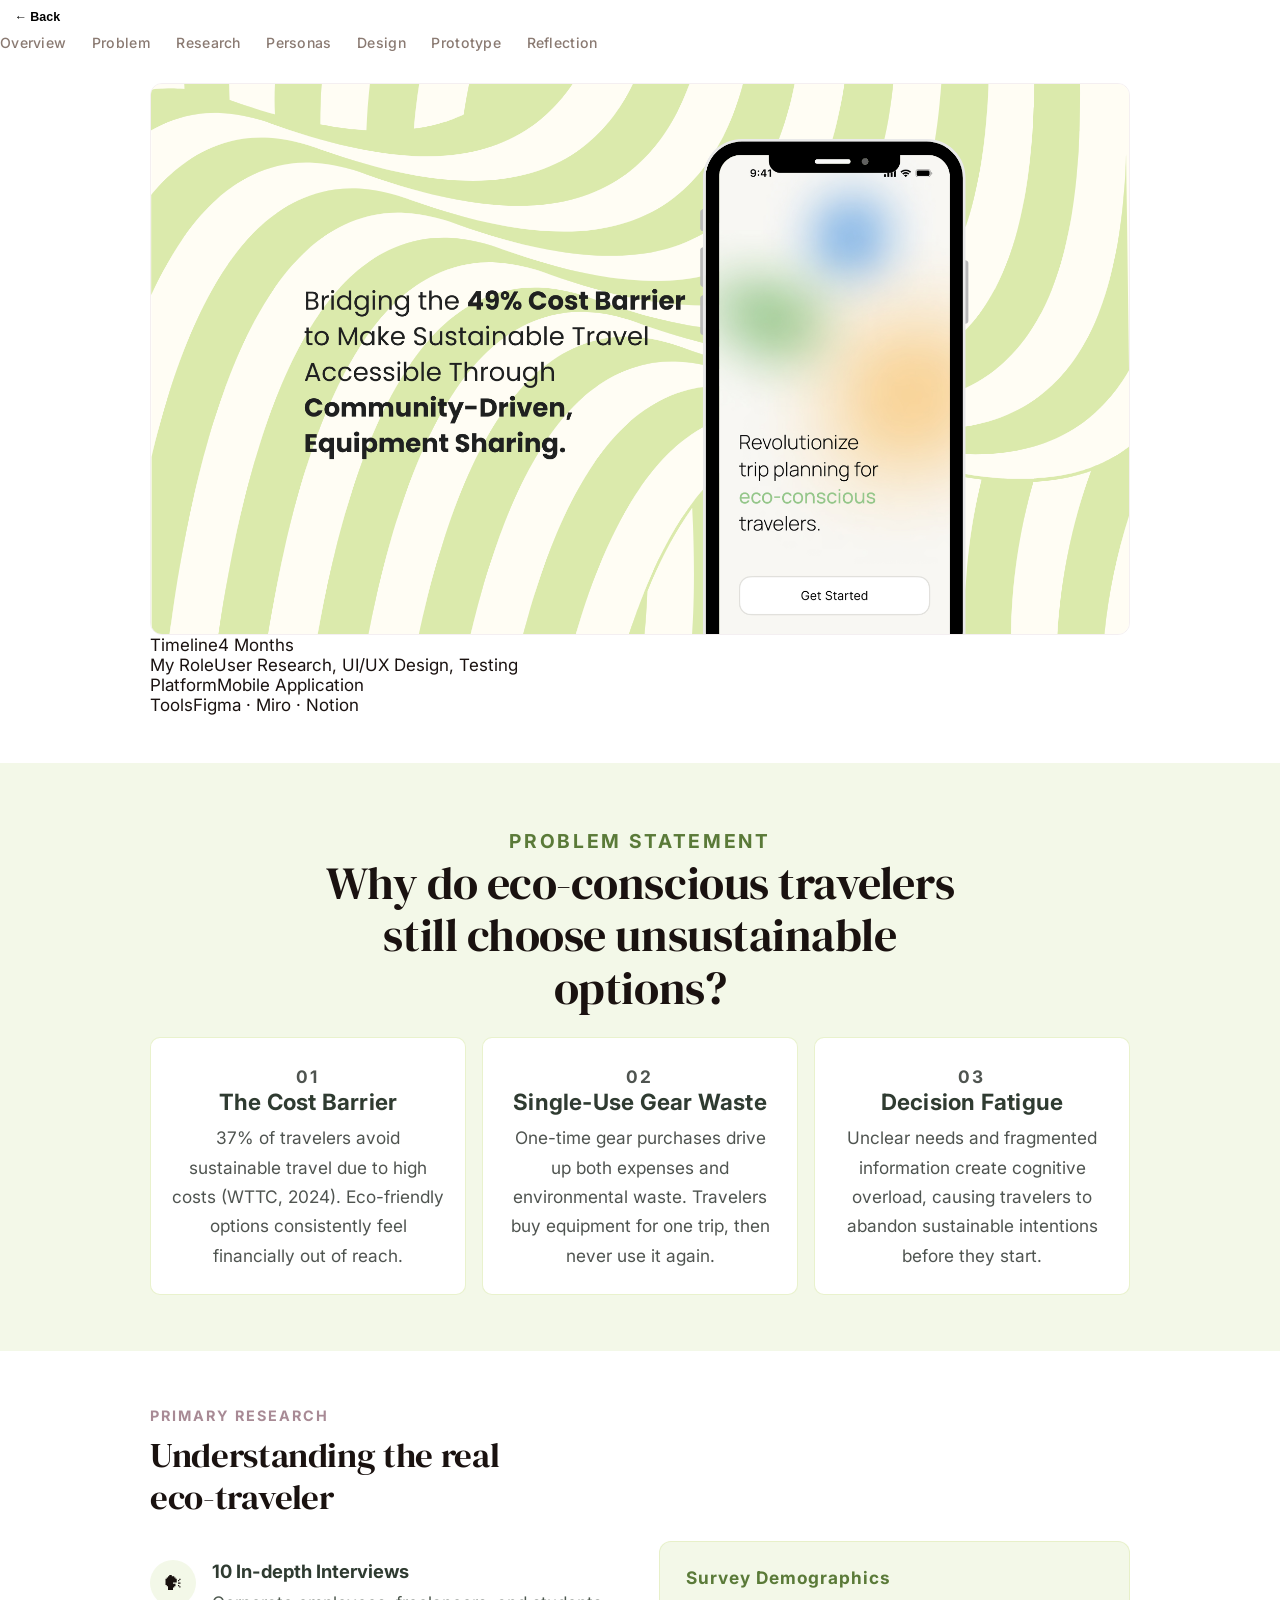
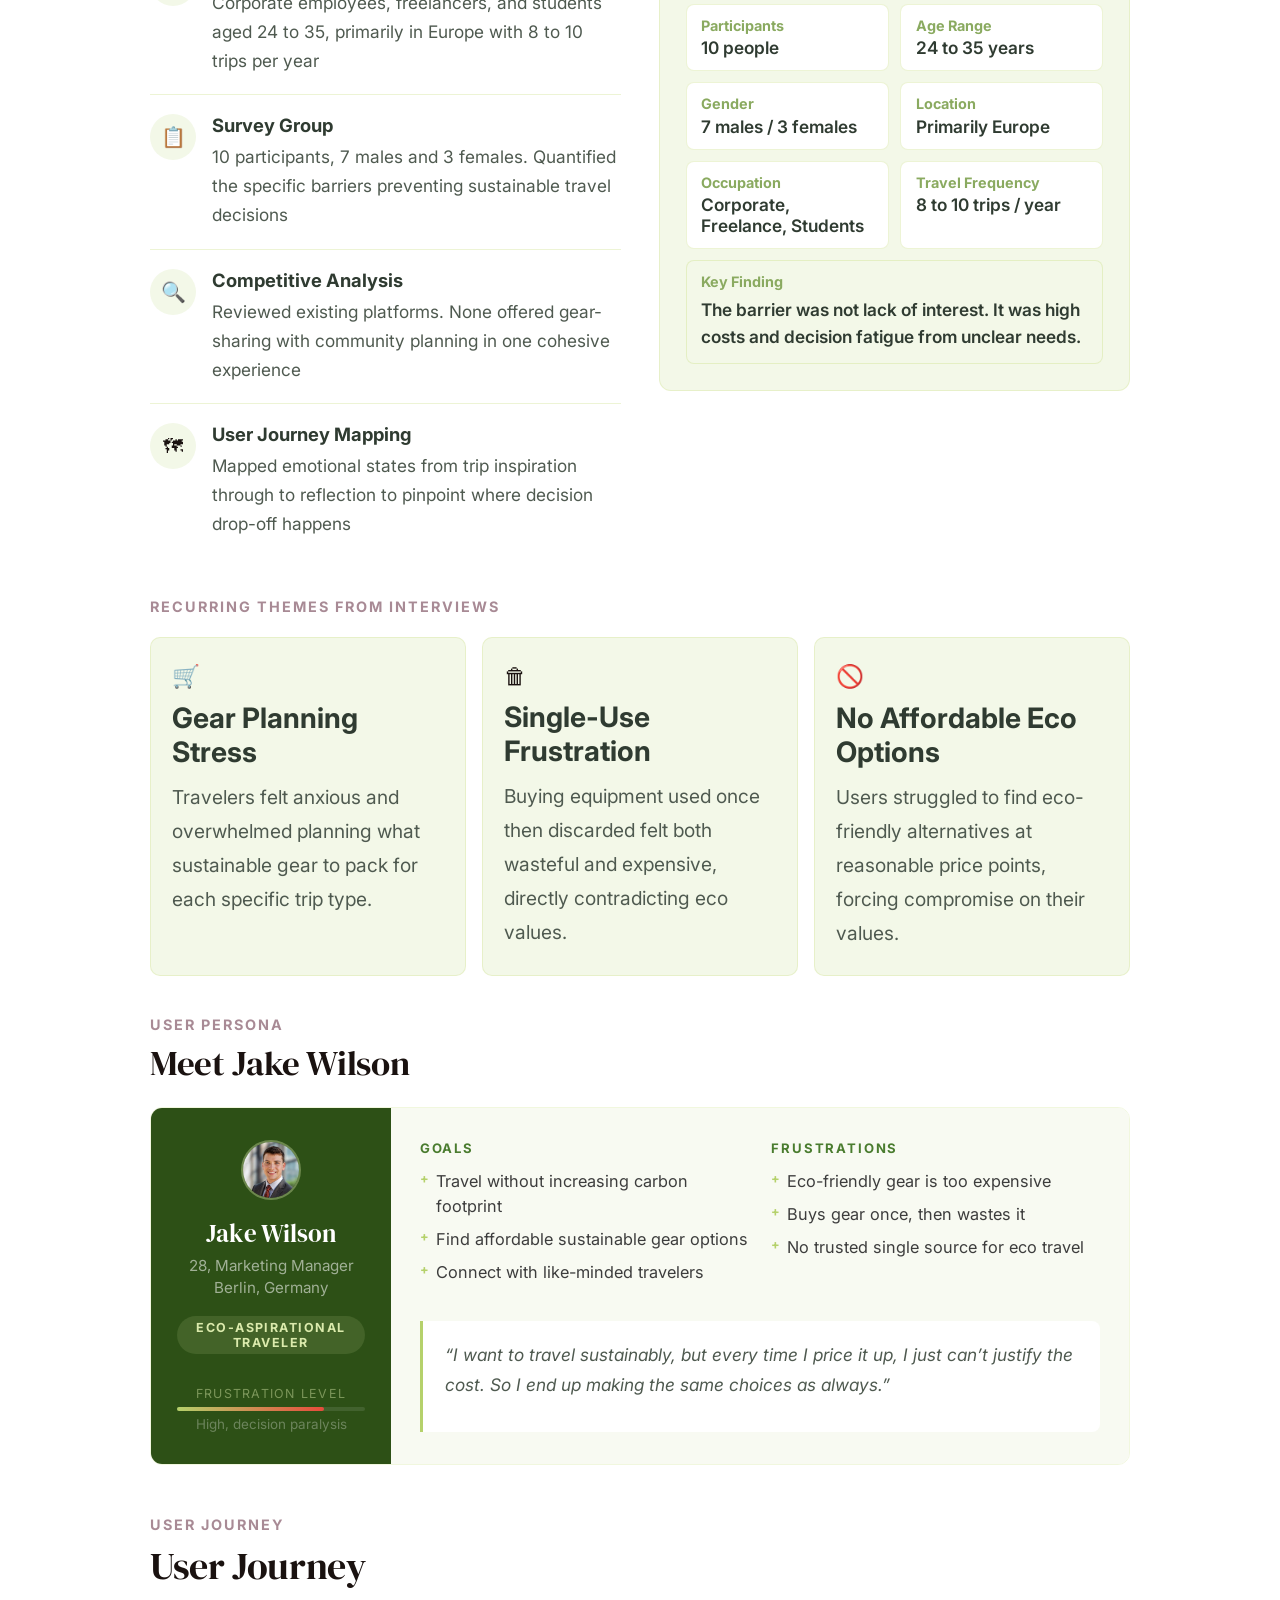
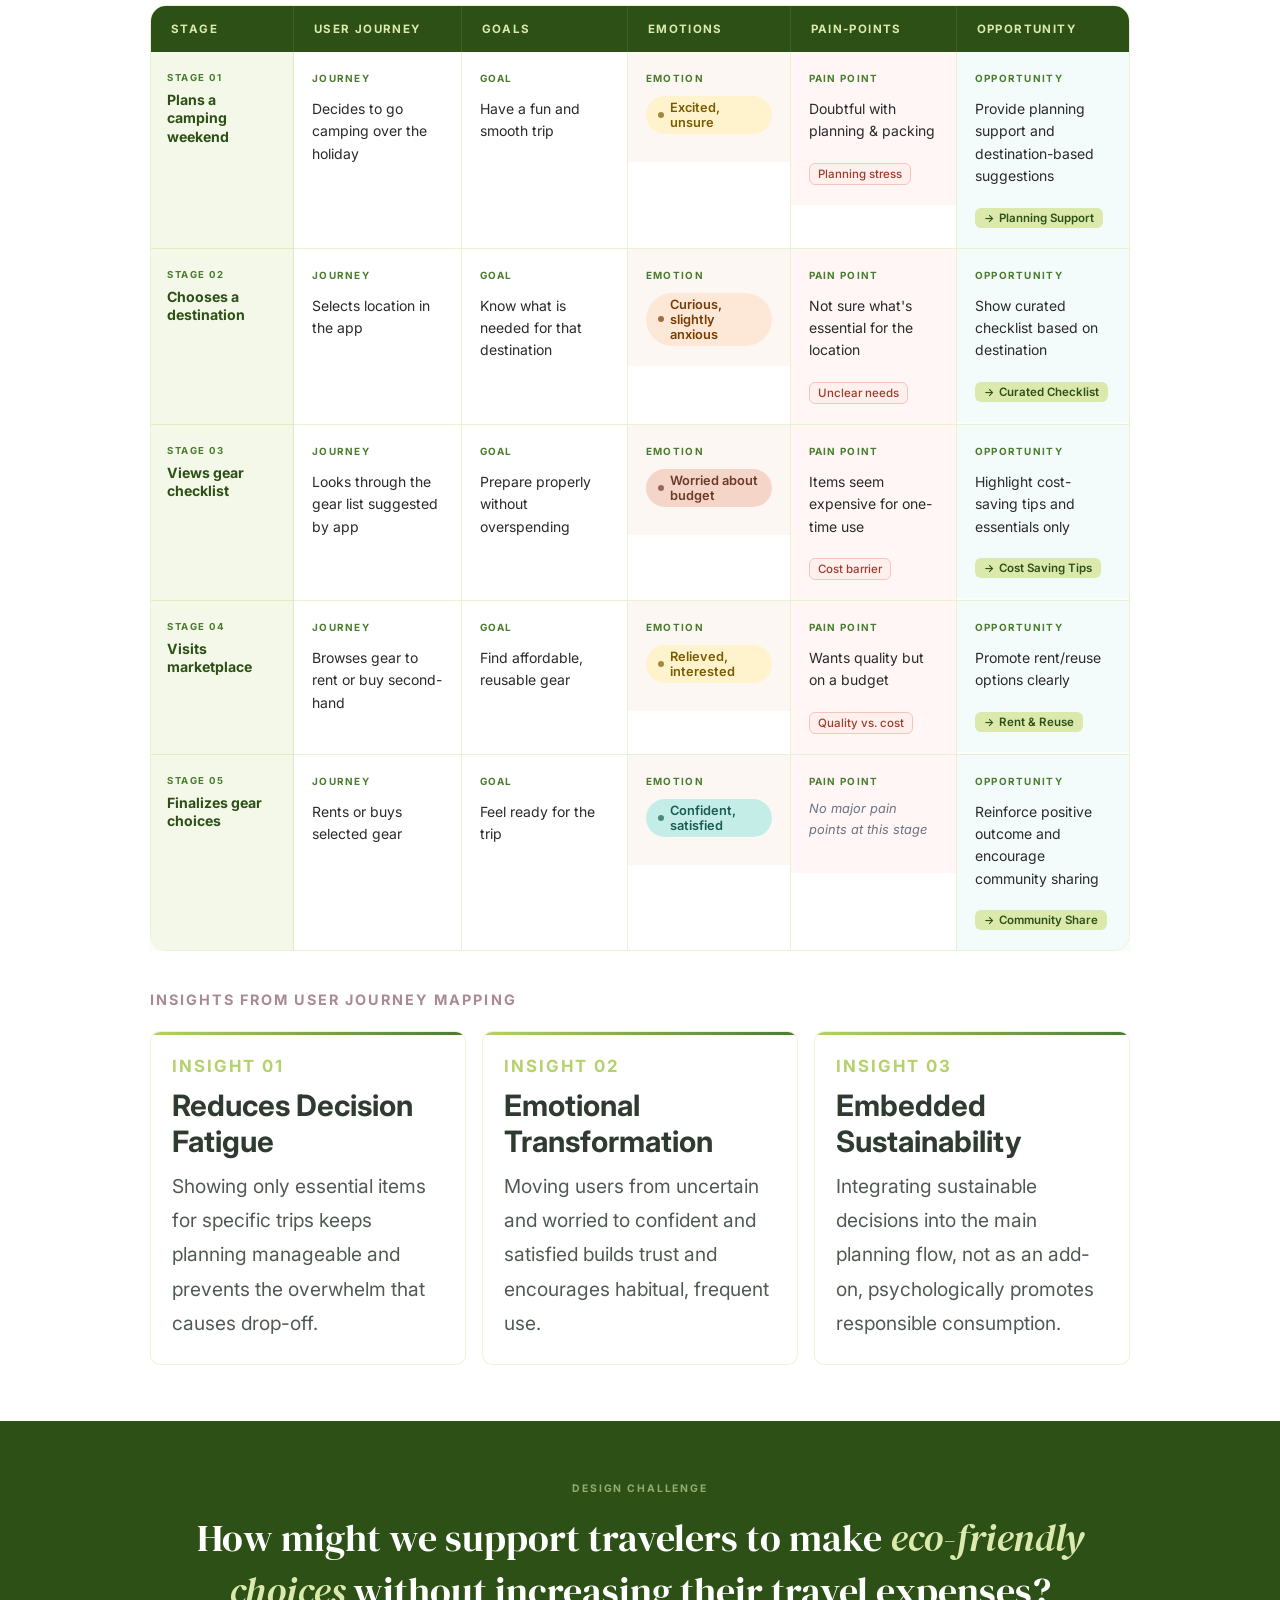
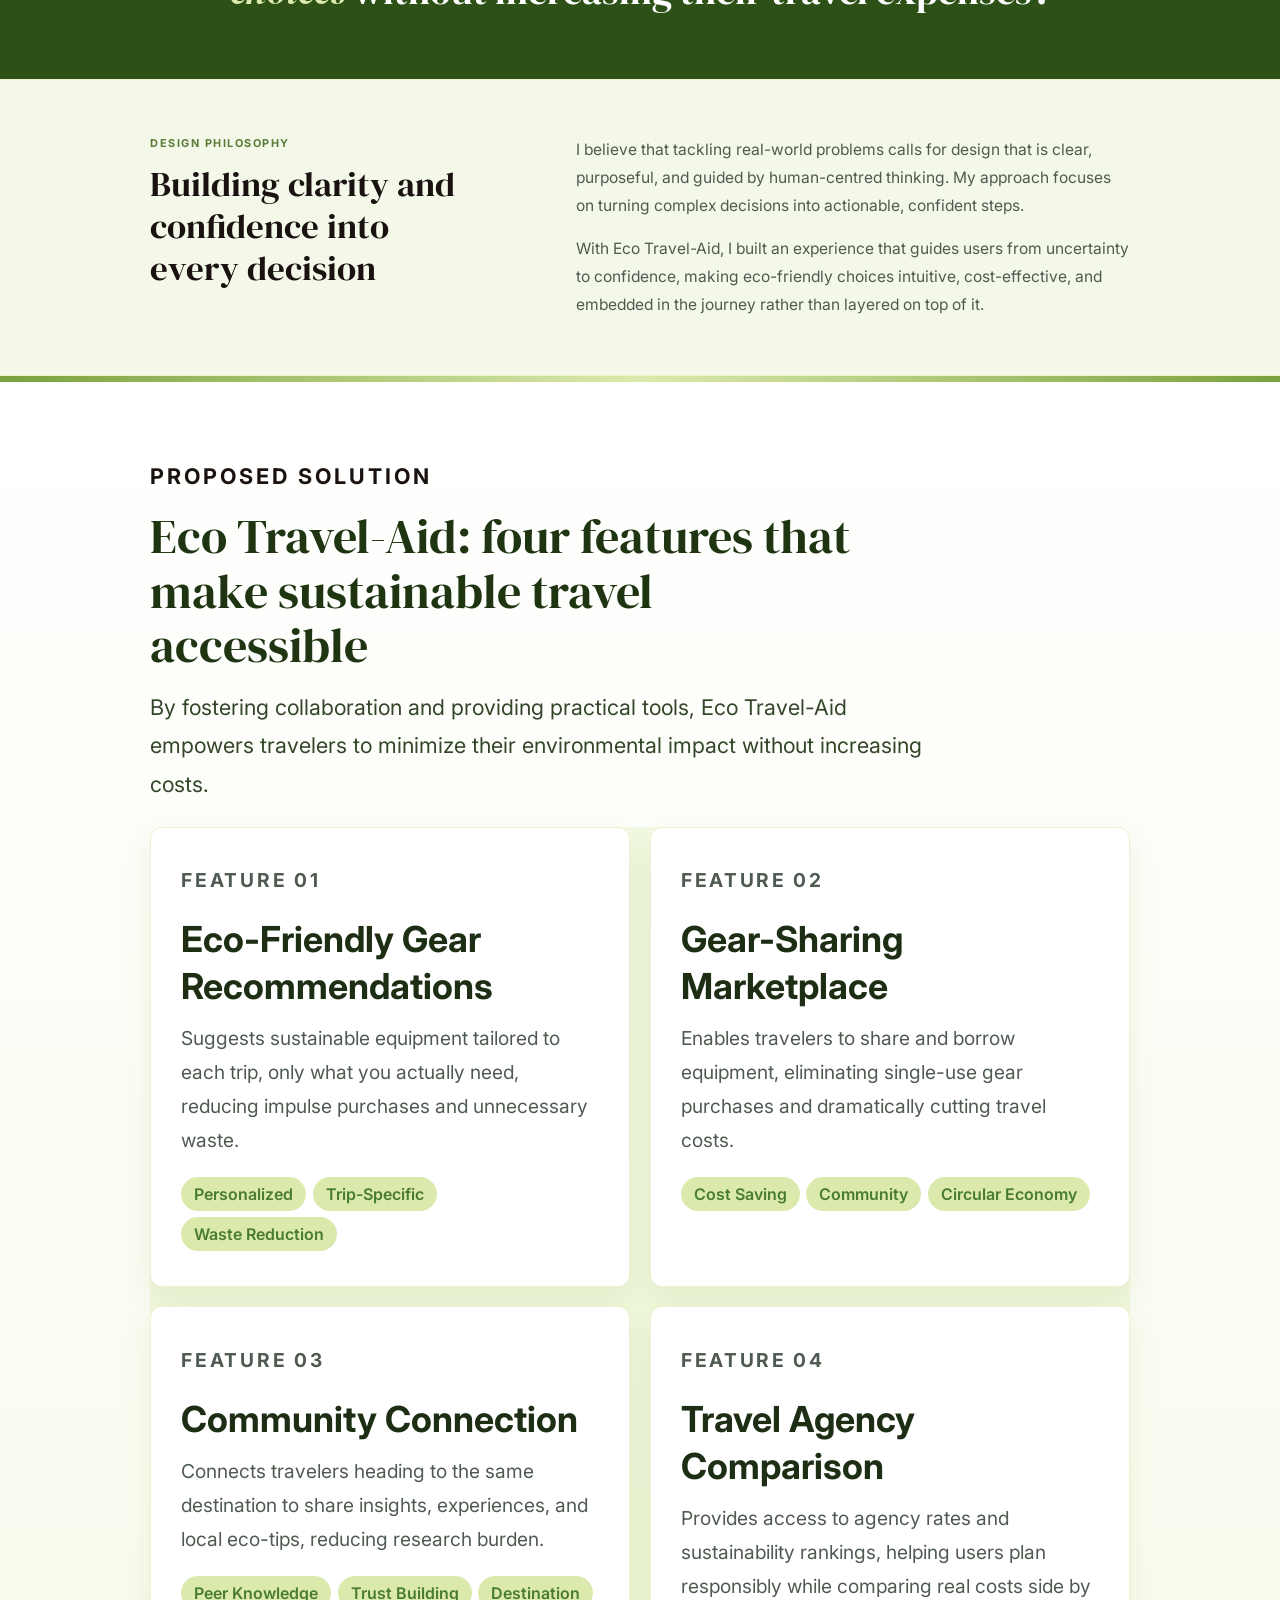
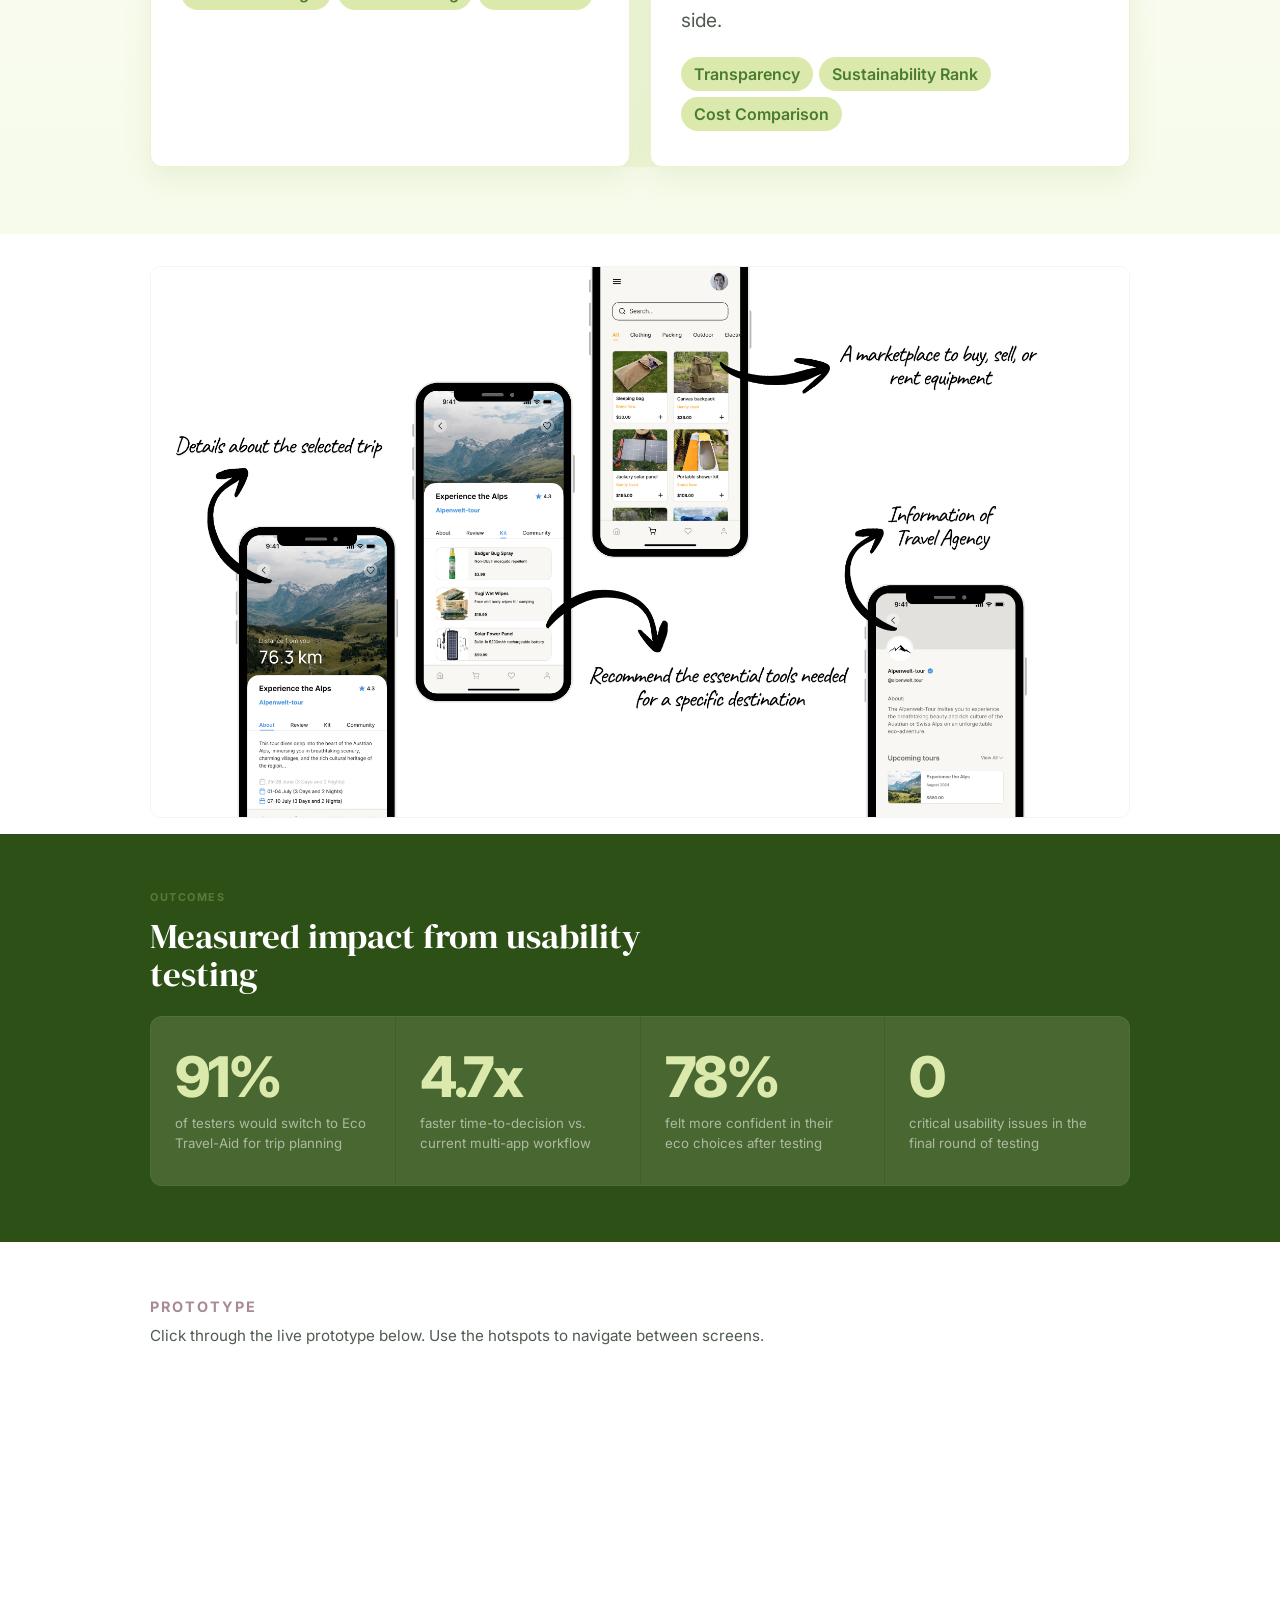
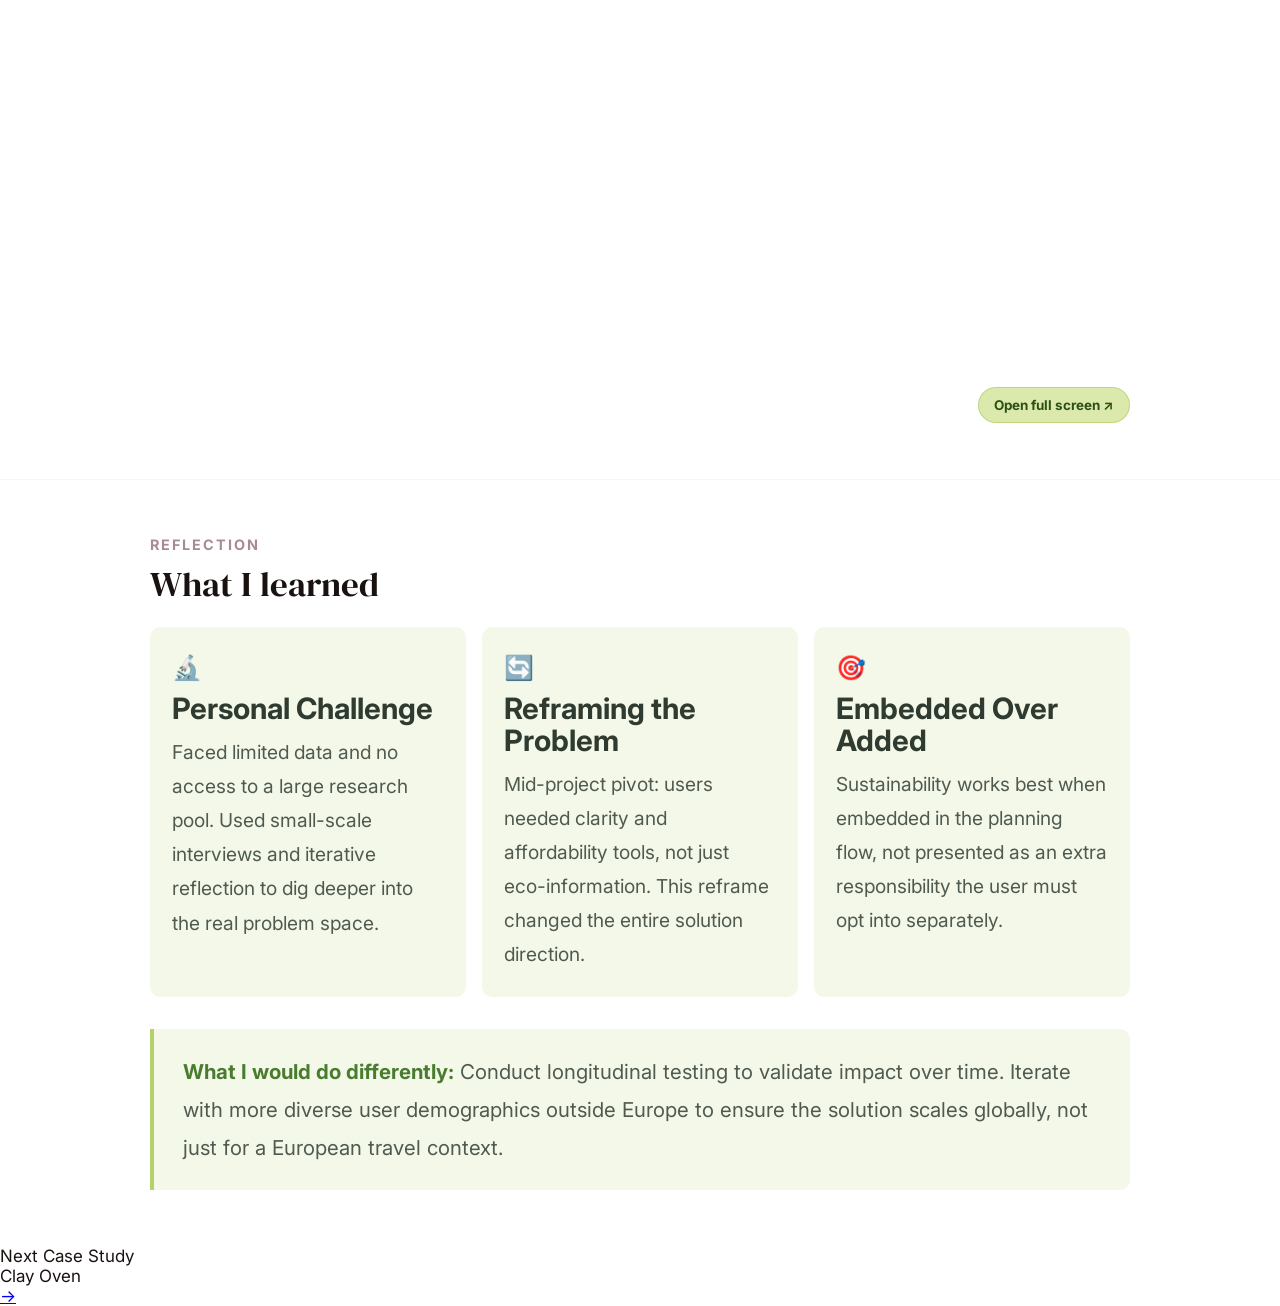
<file: case-study-1.html>
<!DOCTYPE html>
<html lang="en">
  <head>
    <meta charset="UTF-8" />
    <meta name="viewport" content="width=device-width, initial-scale=1.0" />
    <title>Case Study 01 | Eco-Travel Aid</title>
    <link rel="preconnect" href="https://fonts.googleapis.com" />
    <link rel="preconnect" href="https://fonts.gstatic.com" crossorigin />
    <link href="https://fonts.googleapis.com/css2?family=DM+Serif+Display:ital@0;1&family=DM+Sans:wght@300;400;500&family=Inter:wght@400;500;600;700;800&display=swap" rel="stylesheet" />
    <link rel="stylesheet" href="styles.css" />
  </head>
  <body class="cv-page case-study-one-page">

    <!-- Back Bar -->
    <div class="cs-back-bar">
      <a class="cs-back-btn" href="index.html#works" style="color:#000000;">&#8592; Back </a>
    </div>
    <nav class="case-floating-nav case-floating-glass" aria-label="Case Study Navigation">
      <a href="#overview">Overview</a>
      <a href="#problem">Problem</a>
      <a href="#research">Research</a>
      <a href="#personas">Personas</a>
      <a href="#design">Design</a>
      <a href="#prototype">Prototype</a>
      <a href="#reflection">Reflection</a>
    </nav>

    <!-- Hero -->
    <div id="overview" class="cs-hero">
      <img src="eco-travel-aid-thumbnail.png?v=4" alt="Eco Travel Aid case study thumbnail" />
      <div class="cs-meta">
        <div class="cs-meta-item"><label>Timeline</label><span>4 Months</span></div>
        <div class="cs-meta-item"><label>My Role</label><span>User Research, UI/UX Design, Testing</span></div>
        <div class="cs-meta-item"><label>Platform</label><span>Mobile Application</span></div>
        <div class="cs-meta-item"><label>Tools</label><span>Figma &#183; Miro &#183; Notion</span></div>
      </div>
    </div>

    <!-- Problem Statement -->
    <div id="problem" class="problem-band" style="margin-top:3rem;">
      <div class="problem-band-inner">
        <p class="band-eyebrow">Problem Statement</p>
        <h2>Why do eco-conscious travelers still choose unsustainable options?</h2>
        <div class="problem-cards">
          <div class="problem-card">
            <p class="problem-card-num">01</p>
            <h3>The Cost Barrier</h3>
            <p>37% of travelers avoid sustainable travel due to high costs (WTTC, 2024). Eco-friendly options consistently feel financially out of reach.</p>
          </div>
          <div class="problem-card">
            <p class="problem-card-num">02</p>
            <h3>Single-Use Gear Waste</h3>
            <p>One-time gear purchases drive up both expenses and environmental waste. Travelers buy equipment for one trip, then never use it again.</p>
          </div>
          <div class="problem-card">
            <p class="problem-card-num">03</p>
            <h3>Decision Fatigue</h3>
            <p>Unclear needs and fragmented information create cognitive overload, causing travelers to abandon sustainable intentions before they start.</p>
          </div>
        </div>
      </div>
    </div>

    <!-- Research -->
    <div id="research" style="width:min(980px,92%);margin:3.5rem auto 0;">
      <p class="cs-section-label">Primary Research</p>
      <h2 style="font-family:'DM Serif Display',serif;font-size:clamp(1.5rem,2.8vw,2.2rem);font-weight:400;line-height:1.2;margin:0.4rem 0 1.4rem;max-width:30ch;letter-spacing:-0.01em;">Understanding the real <br> eco-traveler</h2>
      <div class="research-layout">
        <div>
          <div class="research-method">
            <div class="method-icon">&#128483;</div>
            <div class="method-text">
              <h4>10 In-depth Interviews</h4>
              <p>Corporate employees, freelancers, and students aged 24 to 35, primarily in Europe with 8 to 10 trips per year</p>
            </div>
          </div>
          <div class="research-method">
            <div class="method-icon">&#128203;</div>
            <div class="method-text">
              <h4>Survey Group</h4>
              <p>10 participants, 7 males and 3 females. Quantified the specific barriers preventing sustainable travel decisions</p>
            </div>
          </div>
          <div class="research-method">
            <div class="method-icon">&#128269;</div>
            <div class="method-text">
              <h4>Competitive Analysis</h4>
              <p>Reviewed existing platforms. None offered gear-sharing with community planning in one cohesive experience</p>
            </div>
          </div>
          <div class="research-method">
            <div class="method-icon">&#128506;</div>
            <div class="method-text">
              <h4>User Journey Mapping</h4>
              <p>Mapped emotional states from trip inspiration through to reflection to pinpoint where decision drop-off happens</p>
            </div>
          </div>
        </div>
        <div class="research-demographics">
          <p class="demo-title">Survey Demographics</p>
          <div class="demo-grid">
            <div class="demo-item"><label>Participants</label><span>10 people</span></div>
            <div class="demo-item"><label>Age Range</label><span>24 to 35 years</span></div>
            <div class="demo-item"><label>Gender</label><span>7 males / 3 females</span></div>
            <div class="demo-item"><label>Location</label><span>Primarily Europe</span></div>
            <div class="demo-item"><label>Occupation</label><span>Corporate, Freelance, Students</span></div>
            <div class="demo-item"><label>Travel Frequency</label><span>8 to 10 trips / year</span></div>
            <div class="demo-item full" style="background:#f3f8e8;border-color:rgba(219,234,172,0.6);">
              <label>Key Finding</label>
              <span class="demo-key-finding">The barrier was not lack of interest. It was high costs and decision fatigue from unclear needs.</span>
            </div>
          </div>
        </div>
      </div>
    </div>

    <!-- Recurring Themes -->
    <div id="personas" style="width:min(980px,92%);margin:2.5rem auto 0;">
      <p class="cs-section-label">Recurring Themes from Interviews</p>
      <div class="insights-grid">
        <div class="insight-card">
          <div class="insight-icon">&#128722;</div>
          <h4>Gear Planning Stress</h4>
          <p>Travelers felt anxious and overwhelmed planning what sustainable gear to pack for each specific trip type.</p>
        </div>
        <div class="insight-card">
          <div class="insight-icon">&#128465;</div>
          <h4>Single-Use Frustration</h4>
          <p>Buying equipment used once then discarded felt both wasteful and expensive, directly contradicting eco values.</p>
        </div>
        <div class="insight-card">
          <div class="insight-icon">&#128683;</div>
          <h4>No Affordable Eco Options</h4>
          <p>Users struggled to find eco-friendly alternatives at reasonable price points, forcing compromise on their values.</p>
        </div>
      </div>
    </div>

    <!-- Persona -->
    <div style="width:min(980px,92%);margin:2.5rem auto 0;">
      <p class="cs-section-label">User Persona</p>
      <h2 style="font-family:'DM Serif Display',serif;font-size:clamp(1.5rem,2.8vw,2.2rem);font-weight:400;line-height:1.2;margin:0.4rem 0 0;letter-spacing:-0.01em;">Meet Jake Wilson</h2>
      <div class="persona-card">
        <div class="persona-left">
          <div>
            <div class="persona-avatar"><img src="Jake Wilson.png" alt="Jake Wilson profile picture" /></div>
            <div class="persona-name">Jake Wilson</div>
            <div class="persona-role">28, Marketing Manager<br/>Berlin, Germany</div>
            <div class="persona-badge">Eco-Aspirational Traveler</div>
          </div>
          <div class="frustration-bar-wrap">
            <div class="frustration-label">Frustration level</div>
            <div class="frustration-bar"><div class="frustration-fill"></div></div>
            <div class="frustration-note">High, decision paralysis</div>
          </div>
        </div>
        <div class="persona-right">
          <div class="persona-col">
            <h4>Goals</h4>
            <ul>
              <li>Travel without increasing carbon footprint</li>
              <li>Find affordable sustainable gear options</li>
              <li>Connect with like-minded travelers</li>
            </ul>
          </div>
          <div class="persona-col">
            <h4>Frustrations</h4>
            <ul>
              <li>Eco-friendly gear is too expensive</li>
              <li>Buys gear once, then wastes it</li>
              <li>No trusted single source for eco travel</li>
            </ul>
          </div>
          <div class="persona-quote">
            <p>&#8220;I want to travel sustainably, but every time I price it up, I just can&#8217;t justify the cost. So I end up making the same choices as always.&#8221;</p>
          </div>
        </div>
      </div>
    </div>

    <!-- User Journey -->
    <div class="user-journey-heading">
      <p class="cs-section-label">User Journey</p>
      <h2>User Journey</h2>
    </div>

    <div class="jm-table-wrap">
      <table class="jm-table">
        <thead>
          <tr>
            <th>Stage</th>
            <th>User Journey</th>
            <th>Goals</th>
            <th>Emotions</th>
            <th>Pain-points</th>
            <th>Opportunity</th>
          </tr>
        </thead>
        <tbody>
          <tr>
            <td class="jm-stage-cell"><div class="jm-stage-inner"><span class="jm-stage-num">Stage 01</span><span class="jm-stage-name">Plans a camping weekend</span></div></td>
            <td class="jm-content-cell"><div class="jm-cell-inner"><span class="jm-cell-tag">Journey</span><p class="jm-cell-text">Decides to go camping over the holiday</p></div></td>
            <td class="jm-content-cell"><div class="jm-cell-inner"><span class="jm-cell-tag">Goal</span><p class="jm-cell-text">Have a fun and smooth trip</p></div></td>
            <td class="jm-content-cell jm-emotion-col"><div class="jm-cell-inner"><span class="jm-cell-tag">Emotion</span><span class="jm-emotion-chip neutral"><span class="jm-emotion-dot"></span>Excited, unsure</span></div></td>
            <td class="jm-content-cell jm-pain-col"><div class="jm-cell-inner"><span class="jm-cell-tag">Pain Point</span><p class="jm-cell-text">Doubtful with planning &amp; packing</p><span class="jm-pain-tag">Planning stress</span></div></td>
            <td class="jm-content-cell jm-opp-col"><div class="jm-cell-inner"><span class="jm-cell-tag">Opportunity</span><p class="jm-cell-text">Provide planning support and destination-based suggestions</p><span class="jm-opp-tag">Planning Support</span></div></td>
          </tr>
          <tr>
            <td class="jm-stage-cell"><div class="jm-stage-inner"><span class="jm-stage-num">Stage 02</span><span class="jm-stage-name">Chooses a destination</span></div></td>
            <td class="jm-content-cell"><div class="jm-cell-inner"><span class="jm-cell-tag">Journey</span><p class="jm-cell-text">Selects location in the app</p></div></td>
            <td class="jm-content-cell"><div class="jm-cell-inner"><span class="jm-cell-tag">Goal</span><p class="jm-cell-text">Know what is needed for that destination</p></div></td>
            <td class="jm-content-cell jm-emotion-col"><div class="jm-cell-inner"><span class="jm-cell-tag">Emotion</span><span class="jm-emotion-chip anxious"><span class="jm-emotion-dot"></span>Curious, slightly anxious</span></div></td>
            <td class="jm-content-cell jm-pain-col"><div class="jm-cell-inner"><span class="jm-cell-tag">Pain Point</span><p class="jm-cell-text">Not sure what's essential for the location</p><span class="jm-pain-tag">Unclear needs</span></div></td>
            <td class="jm-content-cell jm-opp-col"><div class="jm-cell-inner"><span class="jm-cell-tag">Opportunity</span><p class="jm-cell-text">Show curated checklist based on destination</p><span class="jm-opp-tag">Curated Checklist</span></div></td>
          </tr>
          <tr>
            <td class="jm-stage-cell"><div class="jm-stage-inner"><span class="jm-stage-num">Stage 03</span><span class="jm-stage-name">Views gear checklist</span></div></td>
            <td class="jm-content-cell"><div class="jm-cell-inner"><span class="jm-cell-tag">Journey</span><p class="jm-cell-text">Looks through the gear list suggested by app</p></div></td>
            <td class="jm-content-cell"><div class="jm-cell-inner"><span class="jm-cell-tag">Goal</span><p class="jm-cell-text">Prepare properly without overspending</p></div></td>
            <td class="jm-content-cell jm-emotion-col"><div class="jm-cell-inner"><span class="jm-cell-tag">Emotion</span><span class="jm-emotion-chip"><span class="jm-emotion-dot"></span>Worried about budget</span></div></td>
            <td class="jm-content-cell jm-pain-col"><div class="jm-cell-inner"><span class="jm-cell-tag">Pain Point</span><p class="jm-cell-text">Items seem expensive for one-time use</p><span class="jm-pain-tag">Cost barrier</span></div></td>
            <td class="jm-content-cell jm-opp-col"><div class="jm-cell-inner"><span class="jm-cell-tag">Opportunity</span><p class="jm-cell-text">Highlight cost-saving tips and essentials only</p><span class="jm-opp-tag">Cost Saving Tips</span></div></td>
          </tr>
          <tr>
            <td class="jm-stage-cell"><div class="jm-stage-inner"><span class="jm-stage-num">Stage 04</span><span class="jm-stage-name">Visits marketplace</span></div></td>
            <td class="jm-content-cell"><div class="jm-cell-inner"><span class="jm-cell-tag">Journey</span><p class="jm-cell-text">Browses gear to rent or buy second-hand</p></div></td>
            <td class="jm-content-cell"><div class="jm-cell-inner"><span class="jm-cell-tag">Goal</span><p class="jm-cell-text">Find affordable, reusable gear</p></div></td>
            <td class="jm-content-cell jm-emotion-col"><div class="jm-cell-inner"><span class="jm-cell-tag">Emotion</span><span class="jm-emotion-chip neutral"><span class="jm-emotion-dot"></span>Relieved, interested</span></div></td>
            <td class="jm-content-cell jm-pain-col"><div class="jm-cell-inner"><span class="jm-cell-tag">Pain Point</span><p class="jm-cell-text">Wants quality but on a budget</p><span class="jm-pain-tag">Quality vs. cost</span></div></td>
            <td class="jm-content-cell jm-opp-col"><div class="jm-cell-inner"><span class="jm-cell-tag">Opportunity</span><p class="jm-cell-text">Promote rent/reuse options clearly</p><span class="jm-opp-tag">Rent &amp; Reuse</span></div></td>
          </tr>
          <tr>
            <td class="jm-stage-cell"><div class="jm-stage-inner"><span class="jm-stage-num">Stage 05</span><span class="jm-stage-name">Finalizes gear choices</span></div></td>
            <td class="jm-content-cell"><div class="jm-cell-inner"><span class="jm-cell-tag">Journey</span><p class="jm-cell-text">Rents or buys selected gear</p></div></td>
            <td class="jm-content-cell"><div class="jm-cell-inner"><span class="jm-cell-tag">Goal</span><p class="jm-cell-text">Feel ready for the trip</p></div></td>
            <td class="jm-content-cell jm-emotion-col"><div class="jm-cell-inner"><span class="jm-cell-tag">Emotion</span><span class="jm-emotion-chip positive"><span class="jm-emotion-dot"></span>Confident, satisfied</span></div></td>
            <td class="jm-content-cell jm-pain-col"><div class="jm-cell-inner"><span class="jm-cell-tag">Pain Point</span><p class="jm-cell-text" style="color:#6b7280;font-style:italic;font-size:0.8rem;">No major pain points at this stage</p></div></td>
            <td class="jm-content-cell jm-opp-col"><div class="jm-cell-inner"><span class="jm-cell-tag">Opportunity</span><p class="jm-cell-text">Reinforce positive outcome and encourage community sharing</p><span class="jm-opp-tag">Community Share</span></div></td>
          </tr>
        </tbody>
      </table>
    </div>

    <!-- Journey Insights -->
    <div style="width:min(980px,92%);margin:2.5rem auto 0;">
      <p class="cs-section-label">Insights from User Journey Mapping</p>
      <div class="journey-insights">
        <div class="journey-card">
          <div class="journey-num">Insight 01</div>
          <h4>Reduces Decision Fatigue</h4>
          <p>Showing only essential items for specific trips keeps planning manageable and prevents the overwhelm that causes drop-off.</p>
        </div>
        <div class="journey-card">
          <div class="journey-num">Insight 02</div>
          <h4>Emotional Transformation</h4>
          <p>Moving users from uncertain and worried to confident and satisfied builds trust and encourages habitual, frequent use.</p>
        </div>
        <div class="journey-card">
          <div class="journey-num">Insight 03</div>
          <h4>Embedded Sustainability</h4>
          <p>Integrating sustainable decisions into the main planning flow, not as an add-on, psychologically promotes responsible consumption.</p>
        </div>
      </div>
    </div>

    <!-- Design Challenge -->
    <div class="challenge-band">
      <div class="challenge-band-inner">
        <p class="challenge-eyebrow">Design Challenge</p>
        <h2>How might we support travelers to make <em>eco-friendly choices</em> without increasing their travel expenses?</h2>
      </div>
    </div>

    <!-- Design Philosophy -->
    <div class="philosophy-band">
      <div class="philosophy-inner">
        <div>
          <p class="band-eyebrow" style="color:#5a7a38;">Design Philosophy</p>
          <h2>Building clarity and confidence into every decision</h2>
        </div>
        <div class="philosophy-right">
          <p>I believe that tackling real-world problems calls for design that is clear, purposeful, and guided by human-centred thinking. My approach focuses on turning complex decisions into actionable, confident steps.</p>
          <p>With Eco Travel-Aid, I built an experience that guides users from uncertainty to confidence, making eco-friendly choices intuitive, cost-effective, and embedded in the journey rather than layered on top of it.</p>
        </div>
      </div>
    </div>

    <!-- Proposed Solution -->
    <div id="design" class="solutions-band">
      <div class="solutions-inner">
        <p class="band-eyebrow" style="color:var(--accent-2);">Proposed Solution</p>
        <h2>Eco Travel-Aid: four features that make sustainable travel accessible</h2>
        <p>By fostering collaboration and providing practical tools, Eco Travel-Aid empowers travelers to minimize their environmental impact without increasing costs.</p>
        <div class="solutions-grid">
          <div class="solution-card">
            <p class="solution-num">Feature 01</p>
            <h3>Eco-Friendly Gear Recommendations</h3>
            <p>Suggests sustainable equipment tailored to each trip, only what you actually need, reducing impulse purchases and unnecessary waste.</p>
            <div class="solution-tags">
              <span class="solution-tag">Personalized</span>
              <span class="solution-tag">Trip-Specific</span>
              <span class="solution-tag">Waste Reduction</span>
            </div>
          </div>
          <div class="solution-card">
            <p class="solution-num">Feature 02</p>
            <h3>Gear-Sharing Marketplace</h3>
            <p>Enables travelers to share and borrow equipment, eliminating single-use gear purchases and dramatically cutting travel costs.</p>
            <div class="solution-tags">
              <span class="solution-tag">Cost Saving</span>
              <span class="solution-tag">Community</span>
              <span class="solution-tag">Circular Economy</span>
            </div>
          </div>
          <div class="solution-card">
            <p class="solution-num">Feature 03</p>
            <h3>Community Connection</h3>
            <p>Connects travelers heading to the same destination to share insights, experiences, and local eco-tips, reducing research burden.</p>
            <div class="solution-tags">
              <span class="solution-tag">Peer Knowledge</span>
              <span class="solution-tag">Trust Building</span>
              <span class="solution-tag">Destination</span>
            </div>
          </div>
          <div class="solution-card">
            <p class="solution-num">Feature 04</p>
            <h3>Travel Agency Comparison</h3>
            <p>Provides access to agency rates and sustainability rankings, helping users plan responsibly while comparing real costs side by side.</p>
            <div class="solution-tags">
              <span class="solution-tag">Transparency</span>
              <span class="solution-tag">Sustainability Rank</span>
              <span class="solution-tag">Cost Comparison</span>
            </div>
          </div>
        </div>
      </div>
    </div>

    <!-- Solution Images -->
    <div class="solution-images">
      <img src="eco solution.png?v=2" alt="Eco Travel Aid solution overview" />
    </div>

    <!-- Outcomes -->
    <div class="outcomes-band">
      <div class="outcomes-inner">
        <p class="band-eyebrow">Outcomes</p>
        <h2>Measured impact from usability testing</h2>
        <div class="outcomes-grid">
          <div class="outcome-cell"><div class="outcome-num">91%</div><div class="outcome-label">of testers would switch to Eco Travel-Aid for trip planning</div></div>
          <div class="outcome-cell"><div class="outcome-num">4.7x</div><div class="outcome-label">faster time-to-decision vs. current multi-app workflow</div></div>
          <div class="outcome-cell"><div class="outcome-num">78%</div><div class="outcome-label">felt more confident in their eco choices after testing</div></div>
          <div class="outcome-cell"><div class="outcome-num">0</div><div class="outcome-label">critical usability issues in the final round of testing</div></div>
        </div>
      </div>
    </div>

    <!-- Prototype -->
    <div id="prototype" class="prototype-band">
      <div class="prototype-inner">
        <p class="cs-section-label">Prototype</p>
        <p class="prototype-desc">Click through the live prototype below. Use the hotspots to navigate between screens.</p>
        <div class="prototype-frame-wrap">
          <iframe
            class="prototype-frame"
            src="https://embed.figma.com/proto/CJckt3OYEVIz0QpSX8zYnG/Eco-Travel-Aid?node-id=1-3&embed-host=share&hide-ui=1&scaling=scale-down&starting-point-node-id=1-3&bg-color=ffffff"
            allowfullscreen
            loading="lazy"
            title="Eco Travel-Aid interactive prototype"
          ></iframe>
        </div>
        <div class="prototype-actions">
          <a class="prototype-open-btn" href="https://www.figma.com/proto/CJckt3OYEVIz0QpSX8zYnG/Eco-Travel-Aid?node-id=1-3" target="_blank" rel="noopener">
            Open full screen &#8599;
          </a>
        </div>
      </div>
    </div>

    <!-- Reflection -->
    <div id="reflection" class="reflection-band">
      <div class="reflection-inner">
        <p class="cs-section-label">Reflection</p>
        <h2>What I learned</h2>
        <div class="reflection-grid">
          <div class="ref-card">
            <div class="ref-icon">&#128300;</div>
            <h3>Personal Challenge</h3>
            <p>Faced limited data and no access to a large research pool. Used small-scale interviews and iterative reflection to dig deeper into the real problem space.</p>
          </div>
          <div class="ref-card">
            <div class="ref-icon">&#128260;</div>
            <h3>Reframing the Problem</h3>
            <p>Mid-project pivot: users needed clarity and affordability tools, not just eco-information. This reframe changed the entire solution direction.</p>
          </div>
          <div class="ref-card">
            <div class="ref-icon">&#127919;</div>
            <h3>Embedded Over Added</h3>
            <p>Sustainability works best when embedded in the planning flow, not presented as an extra responsibility the user must opt into separately.</p>
          </div>
        </div>
        <div class="next-steps-block">
          <p><strong>What I would do differently:</strong> Conduct longitudinal testing to validate impact over time. Iterate with more diverse user demographics outside Europe to ensure the solution scales globally, not just for a European travel context.</p>
        </div>
      </div>
    </div>

    <!-- Next Case Study -->
    <div class="next-cs-band">
      <div class="next-cs-inner">
        <div>
          <div class="next-cs-label">Next Case Study</div>
          <div class="next-cs-title">Clay Oven</div>
        </div>
        <a href="case-study-5.html" class="next-cs-arrow">&#8594;</a>
      </div>
    </div>

  </body>
</html>
</file>
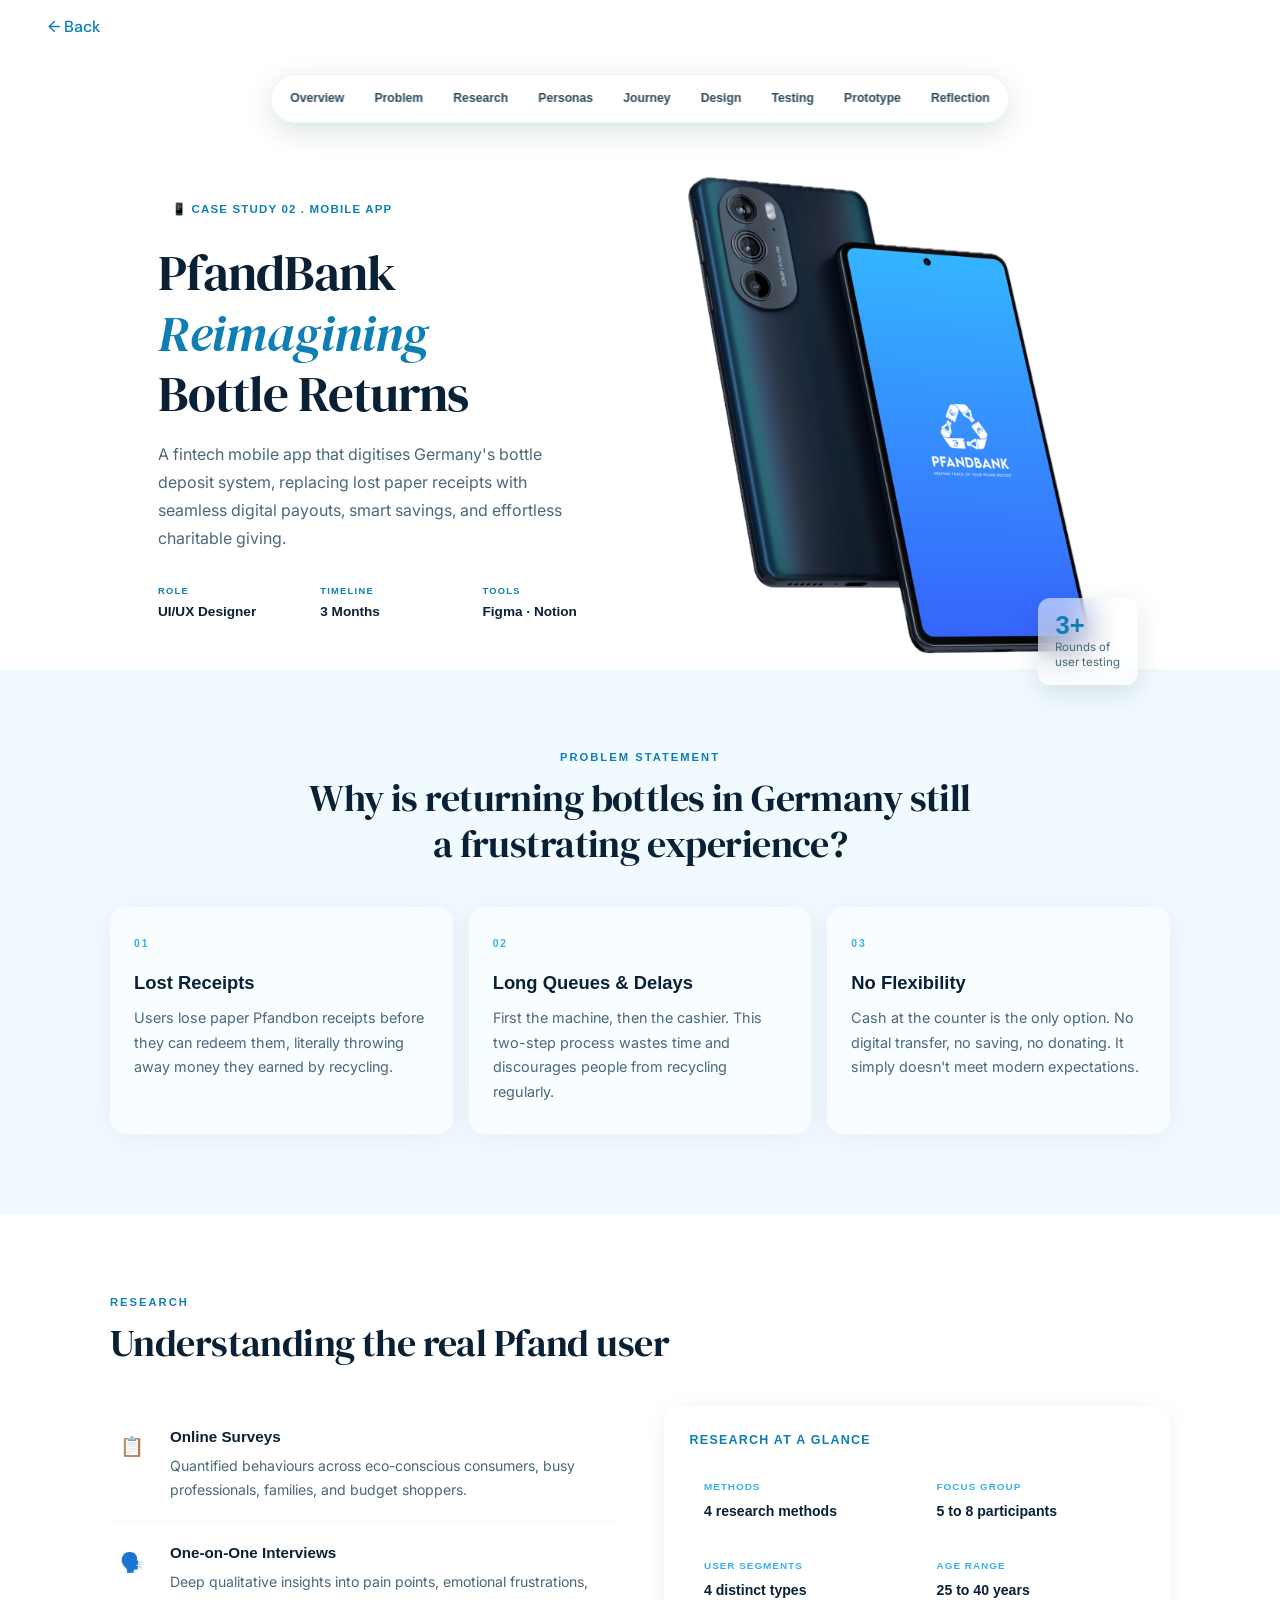
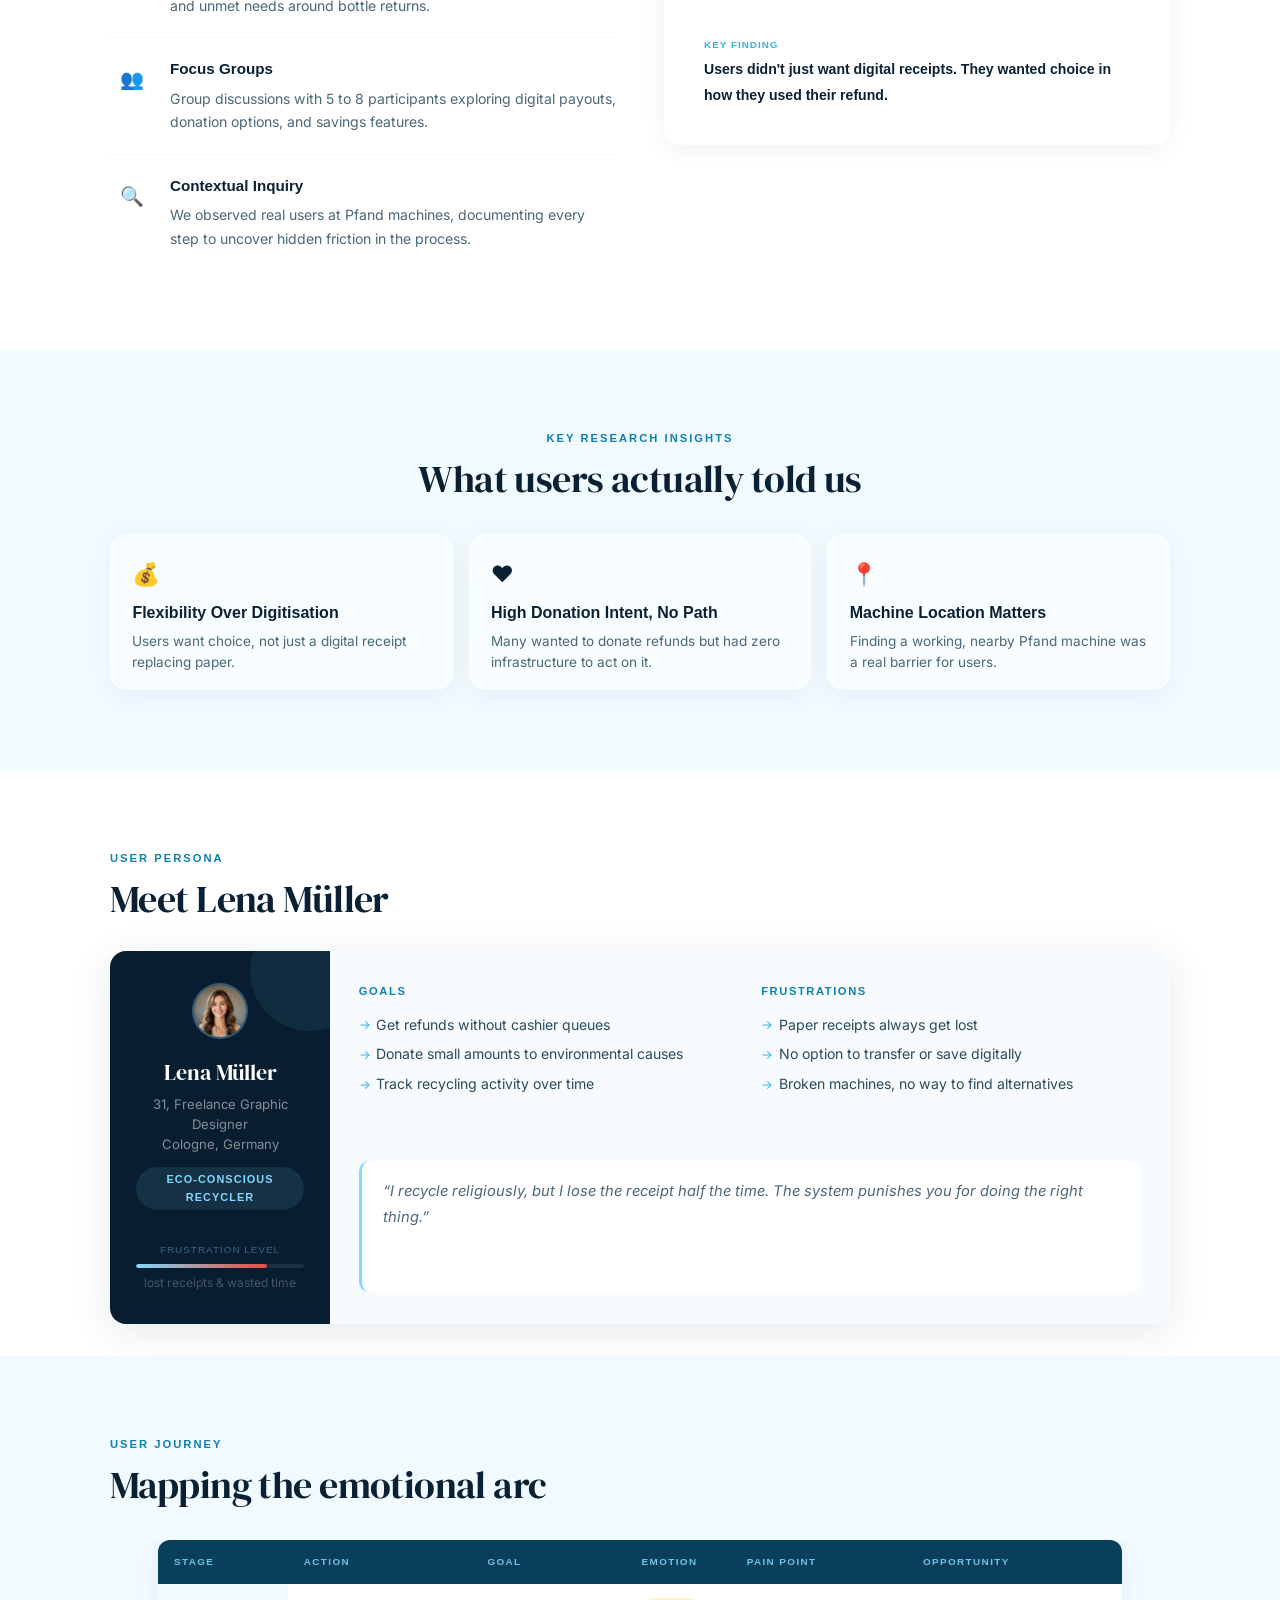
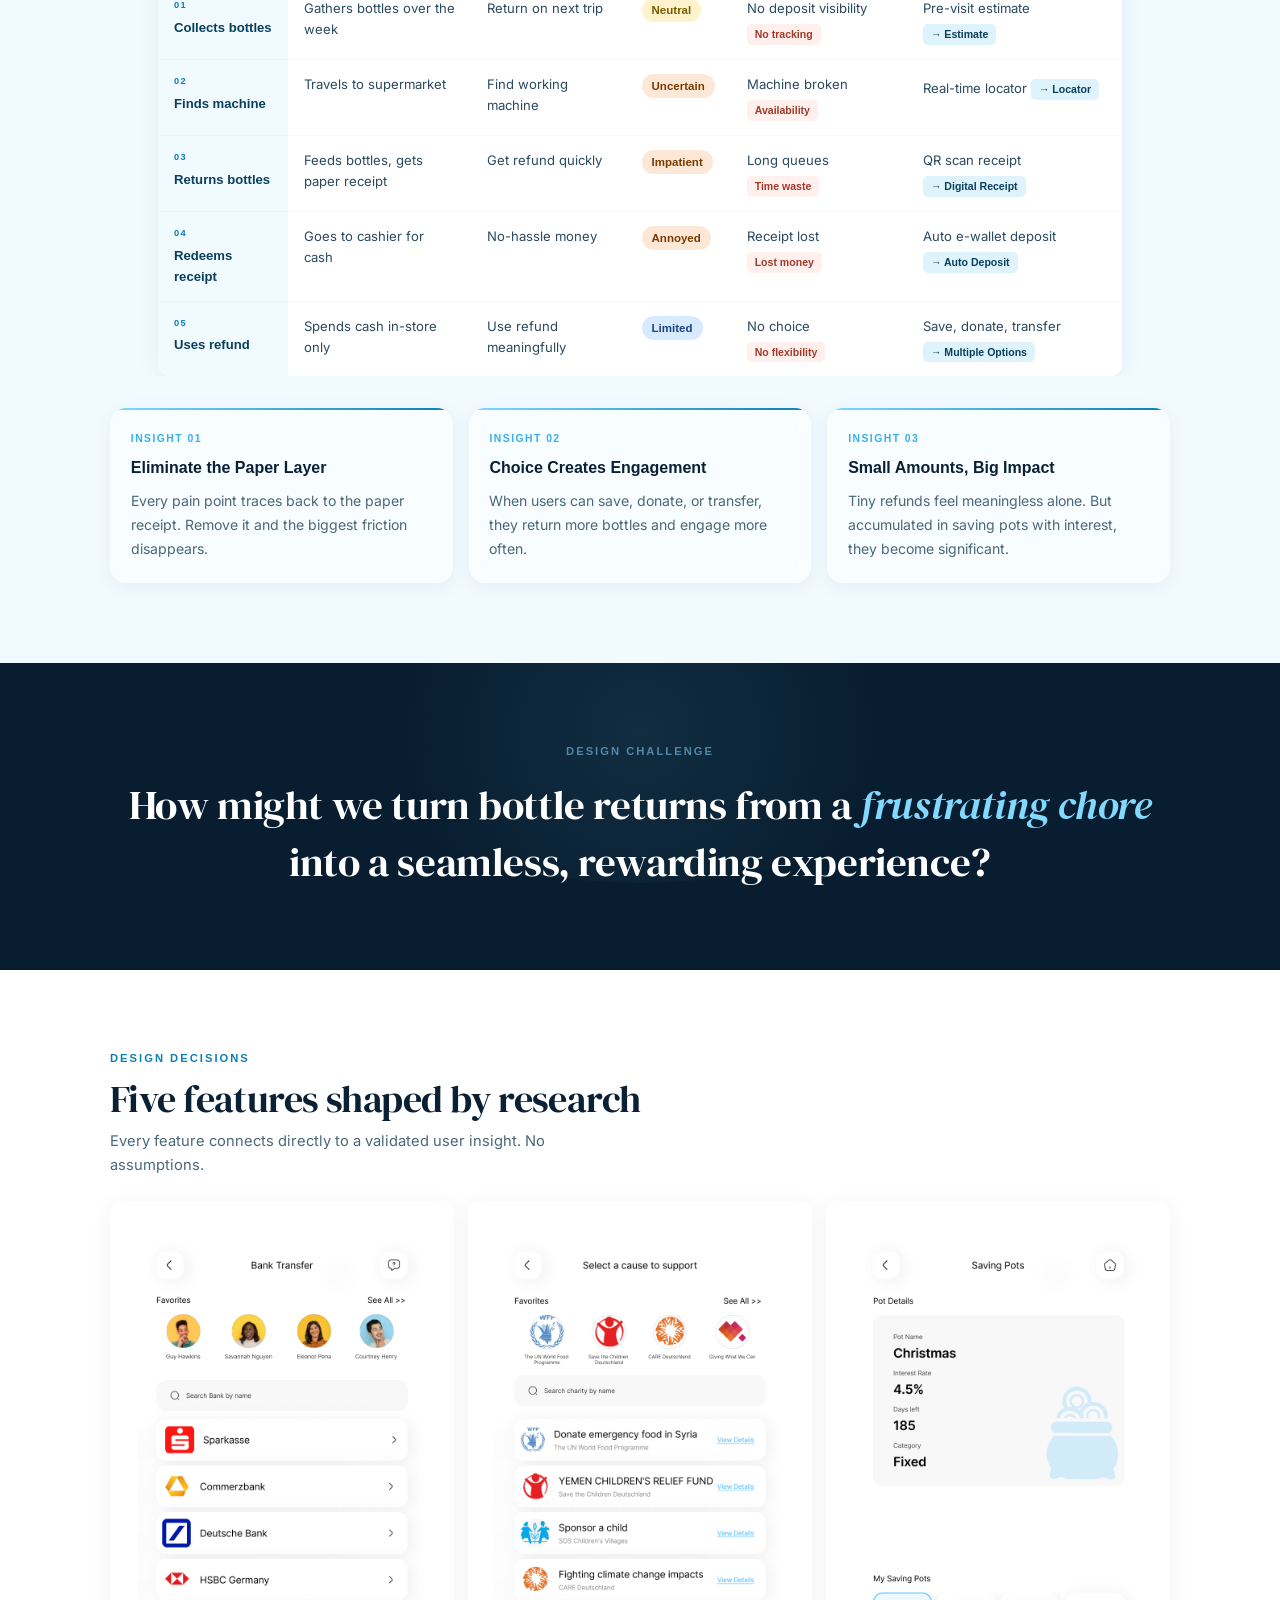
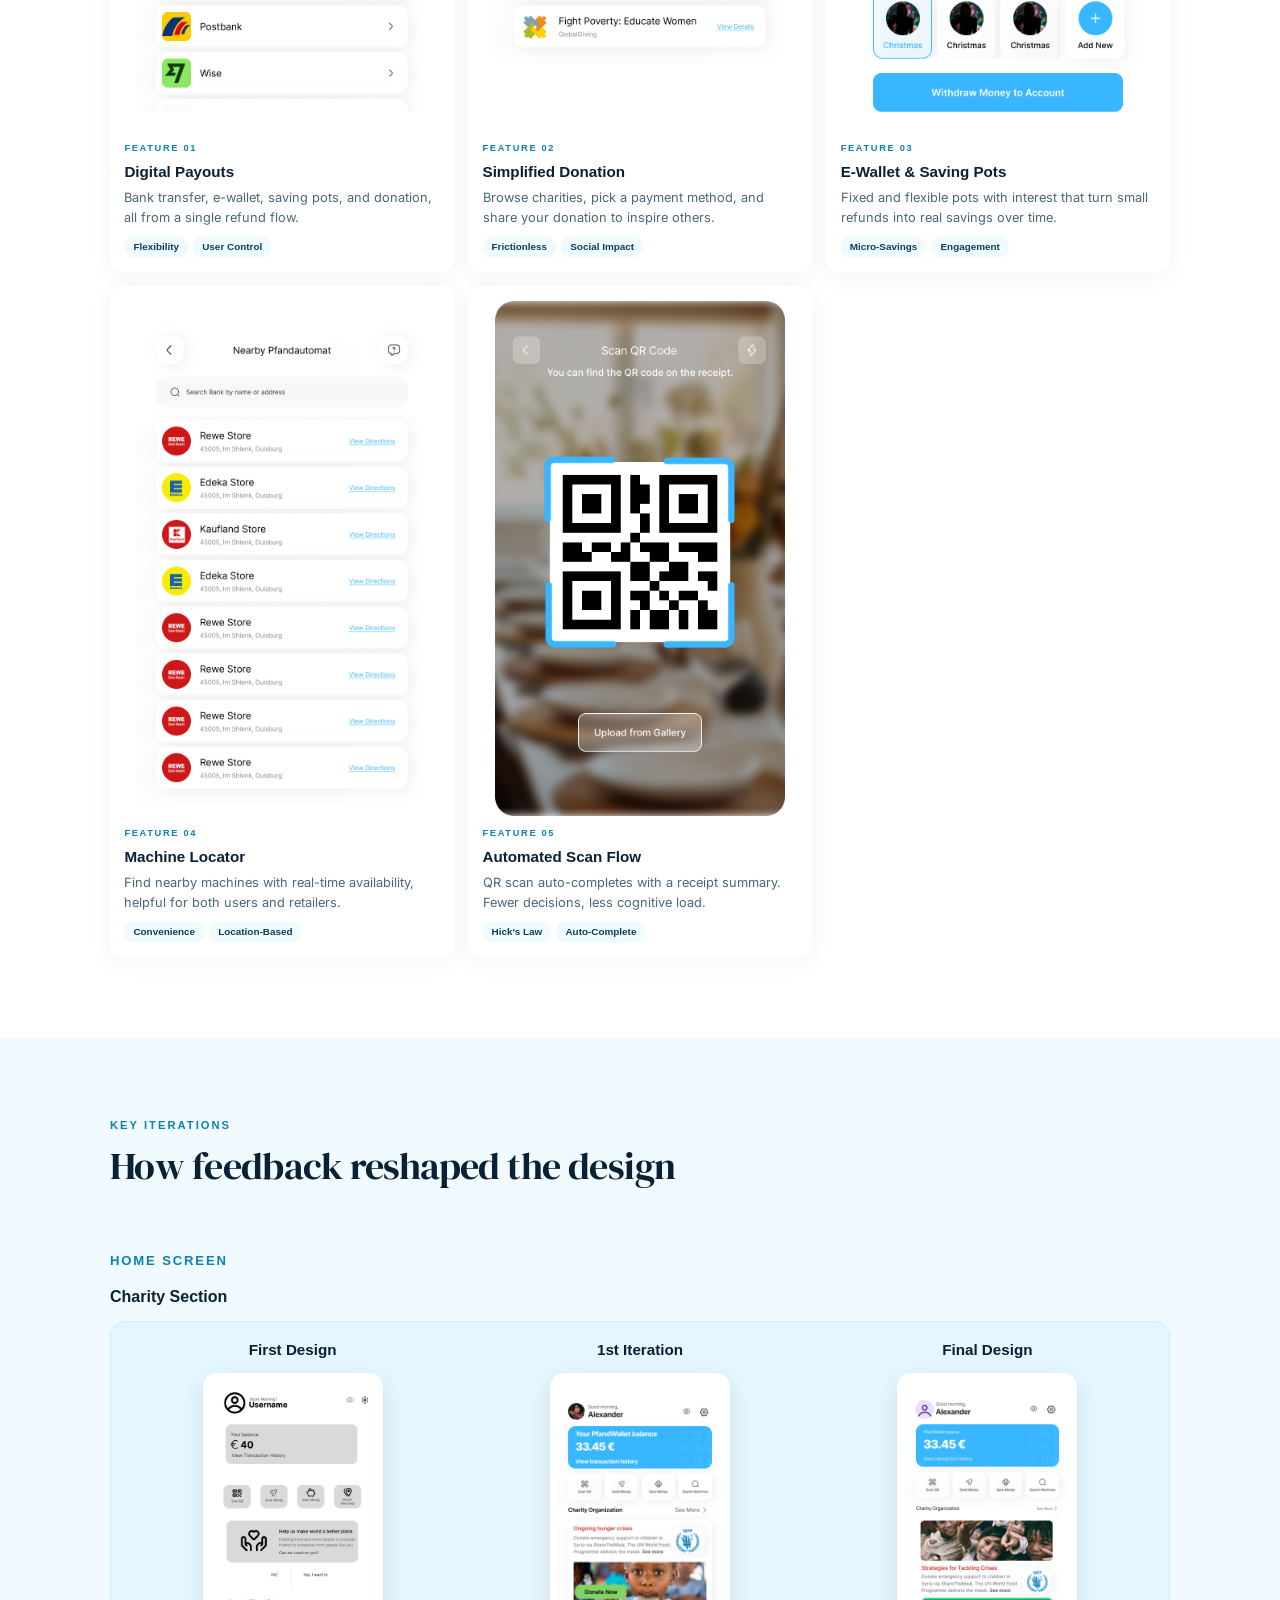
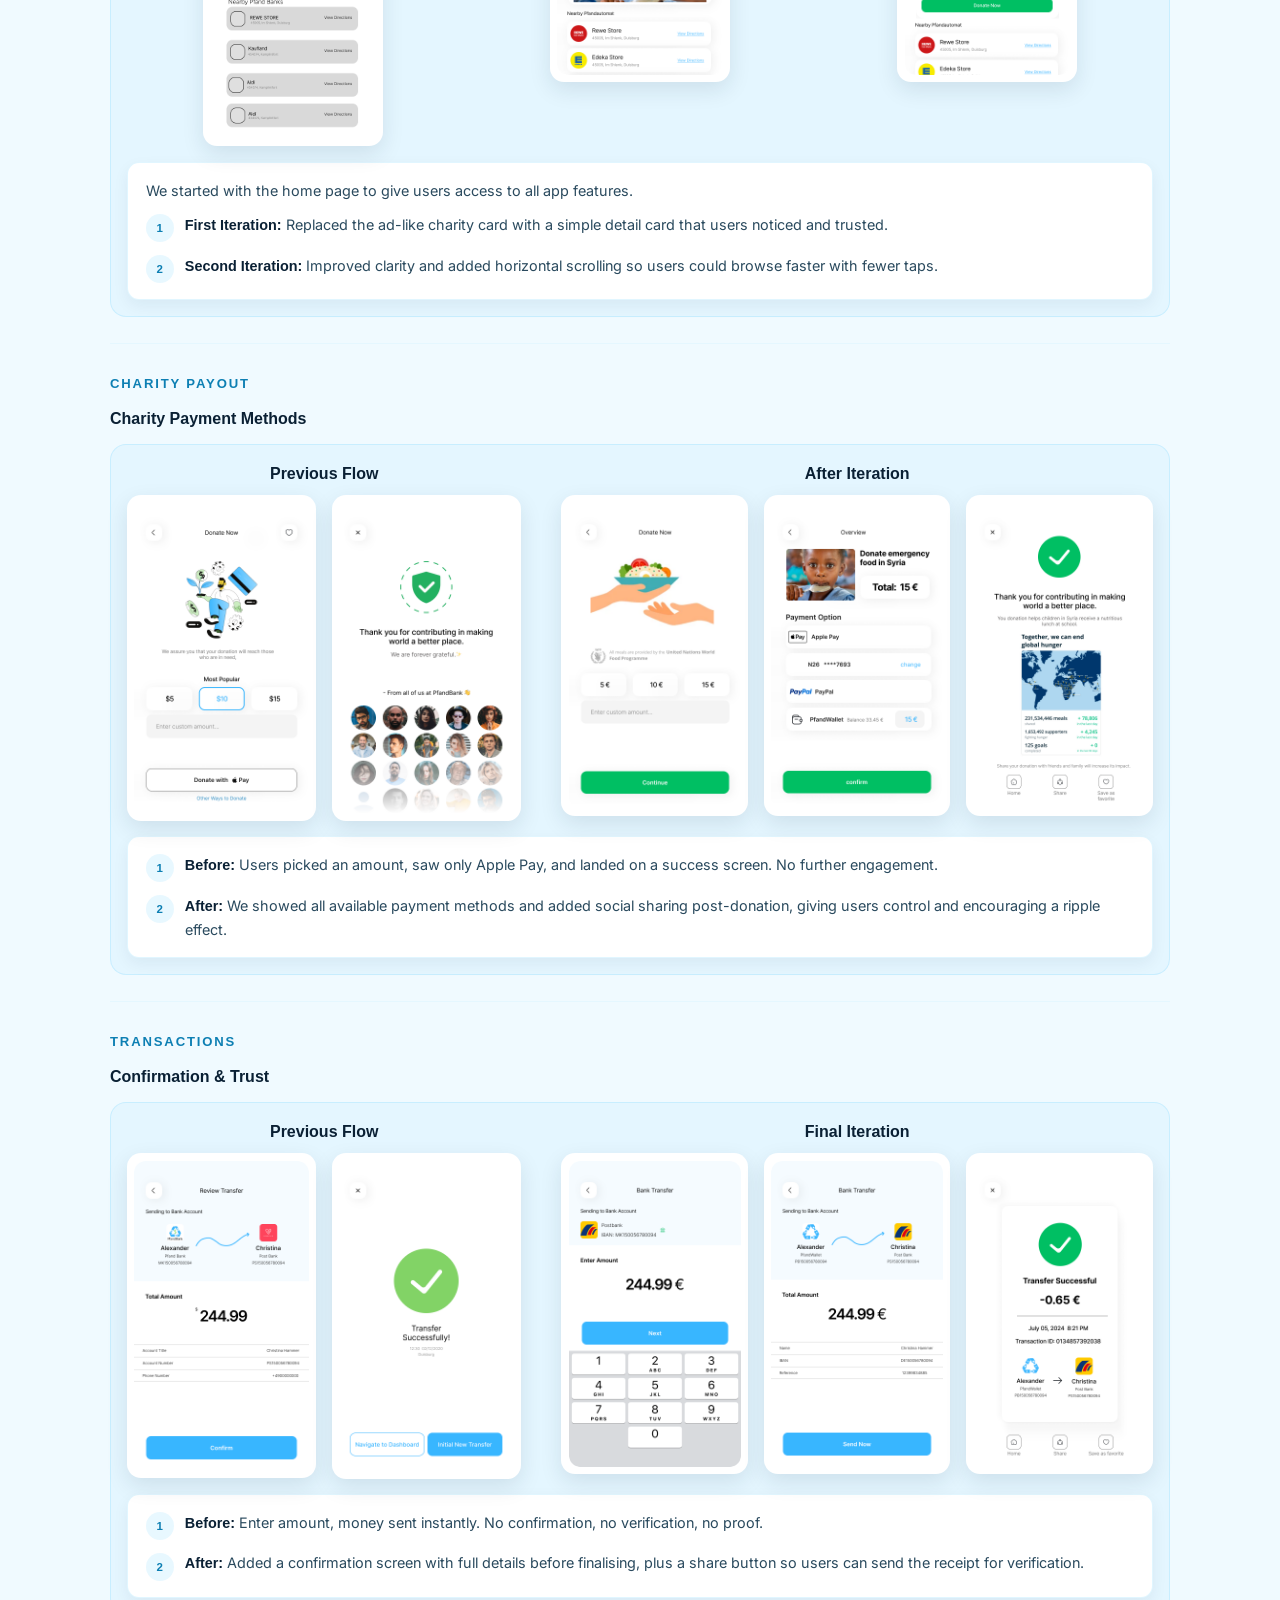
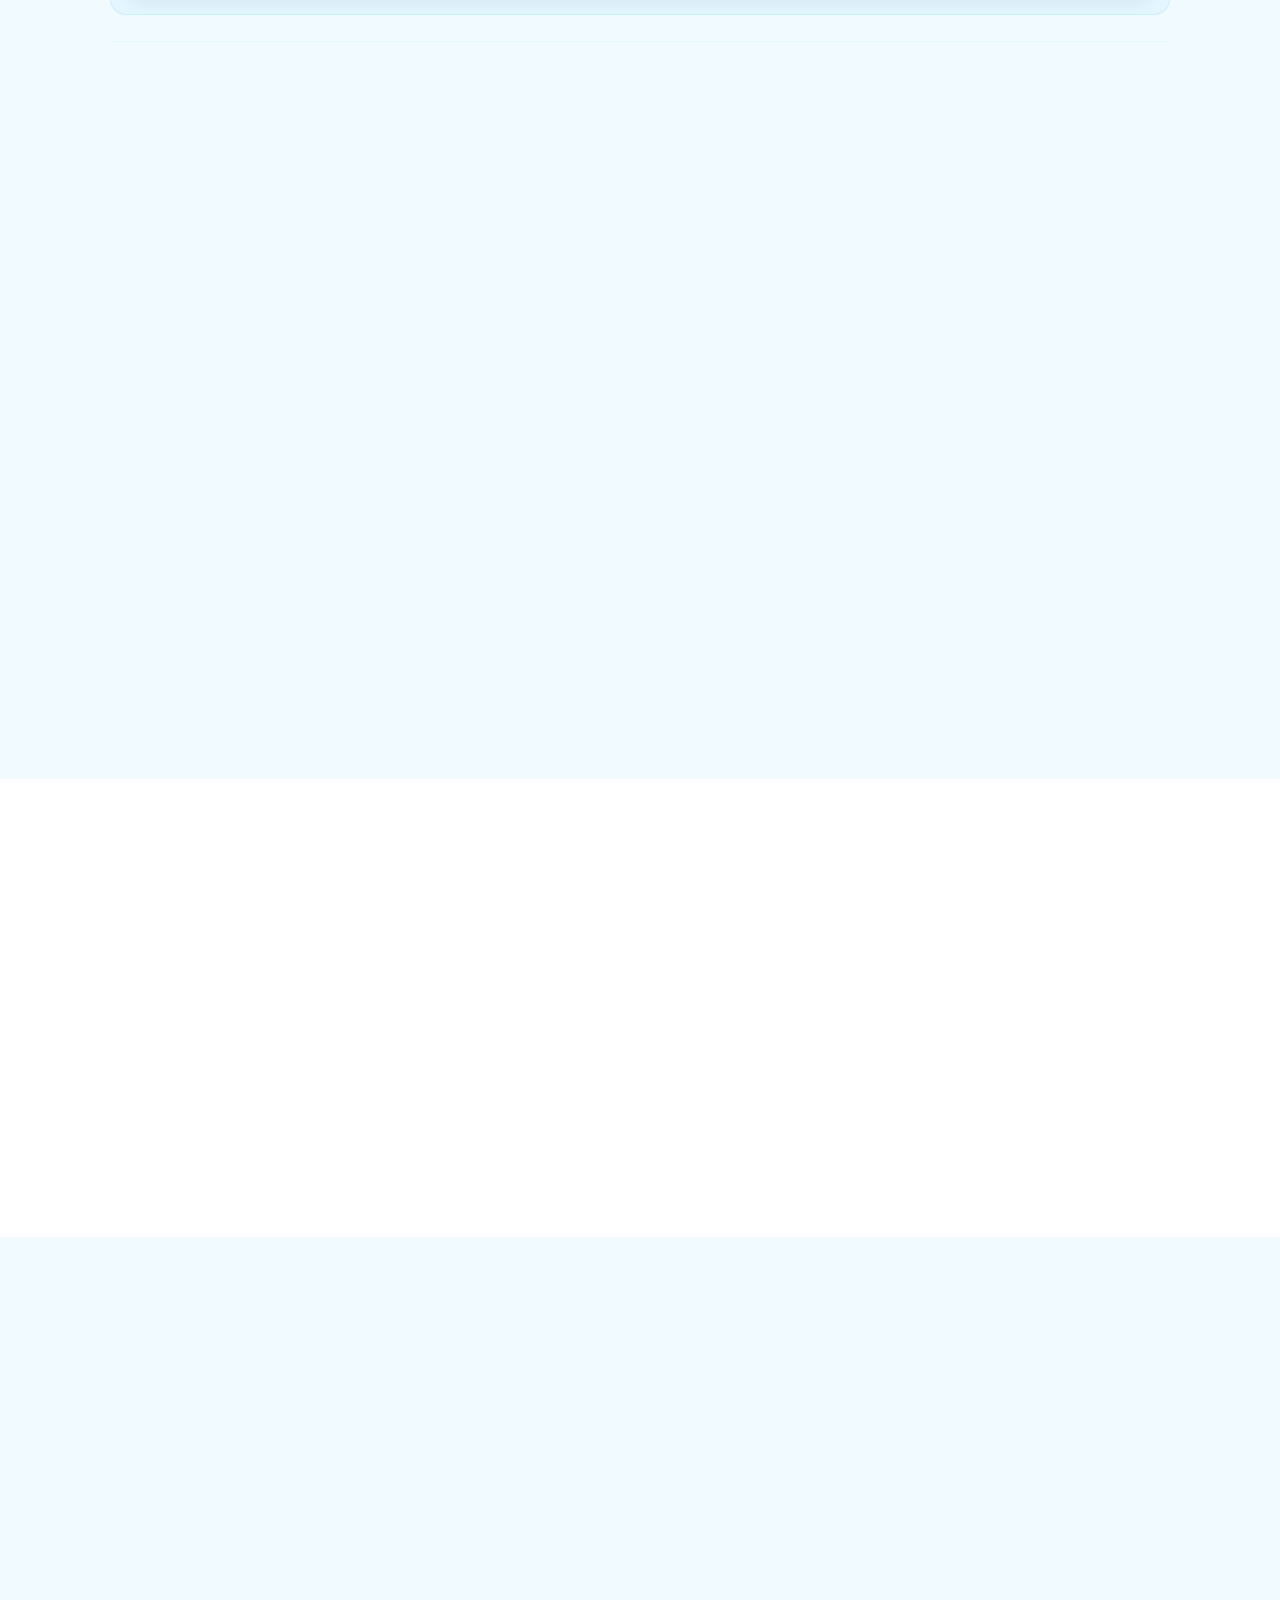
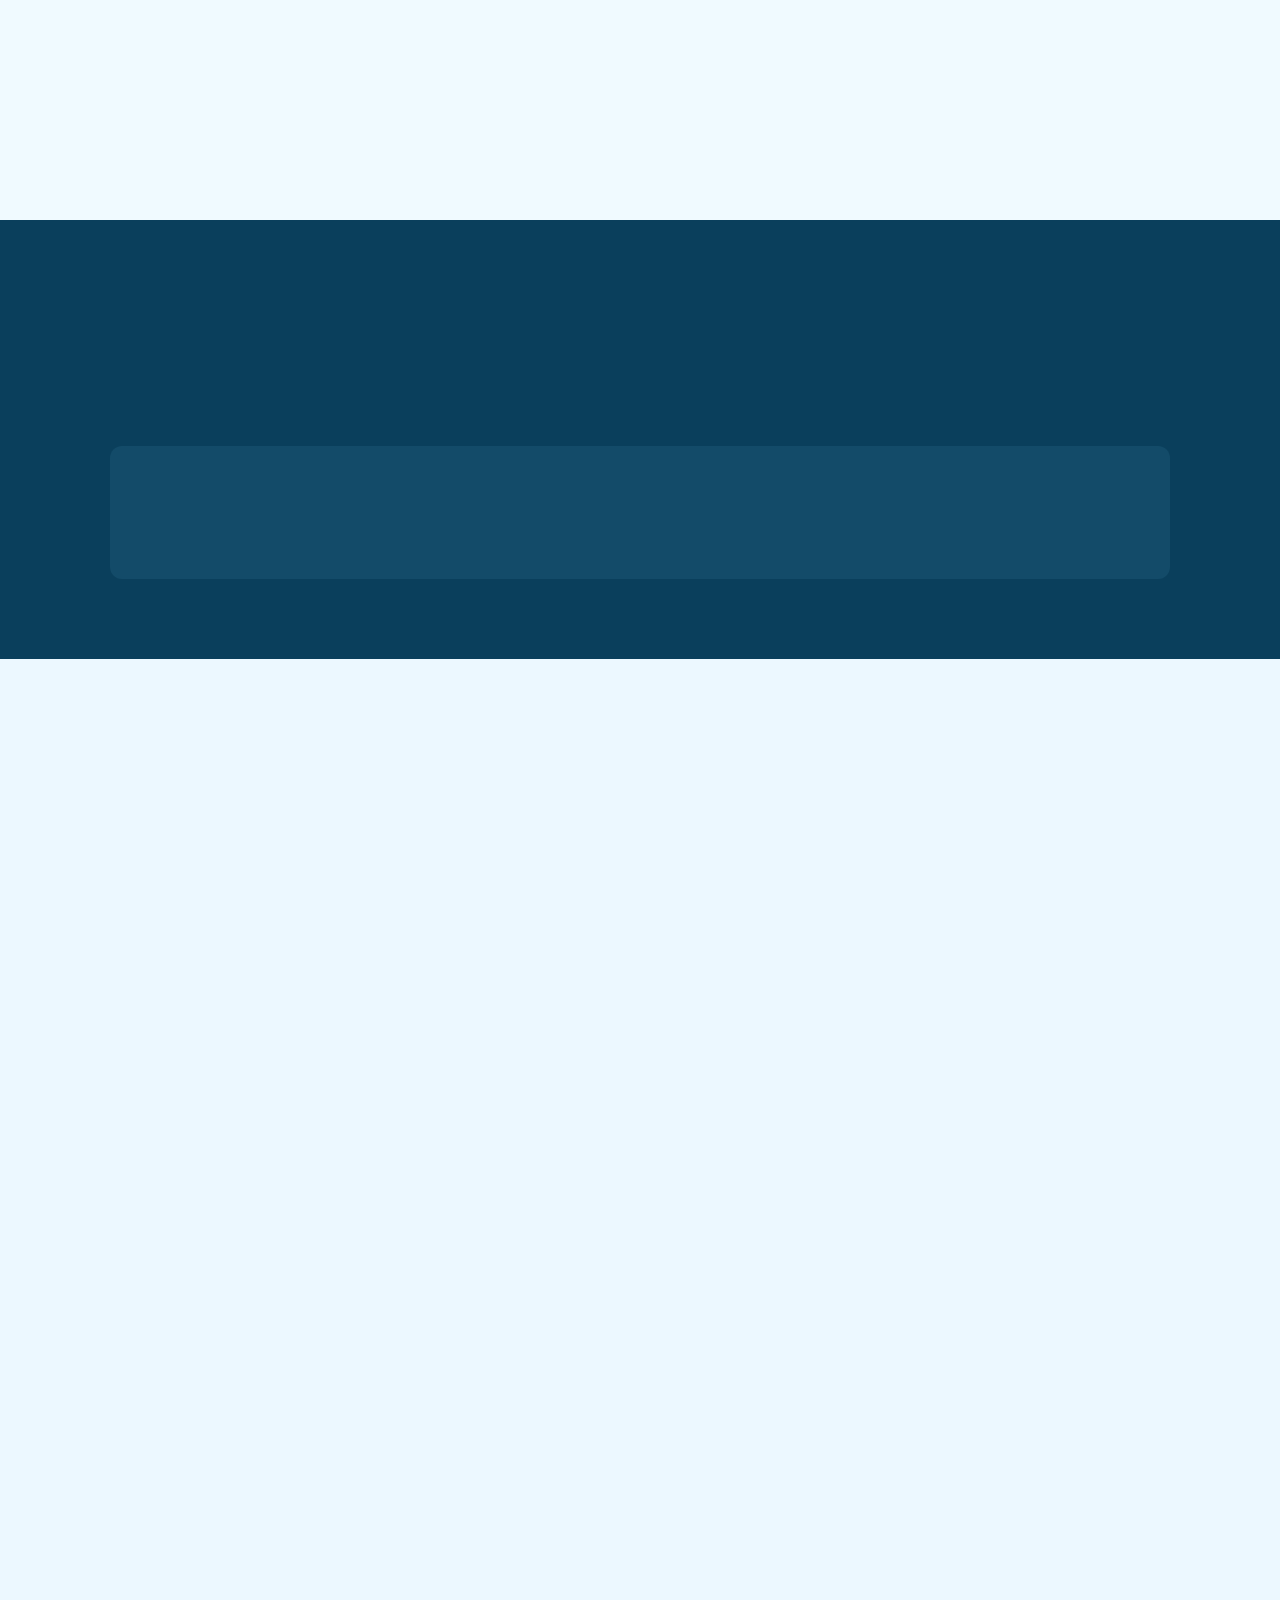
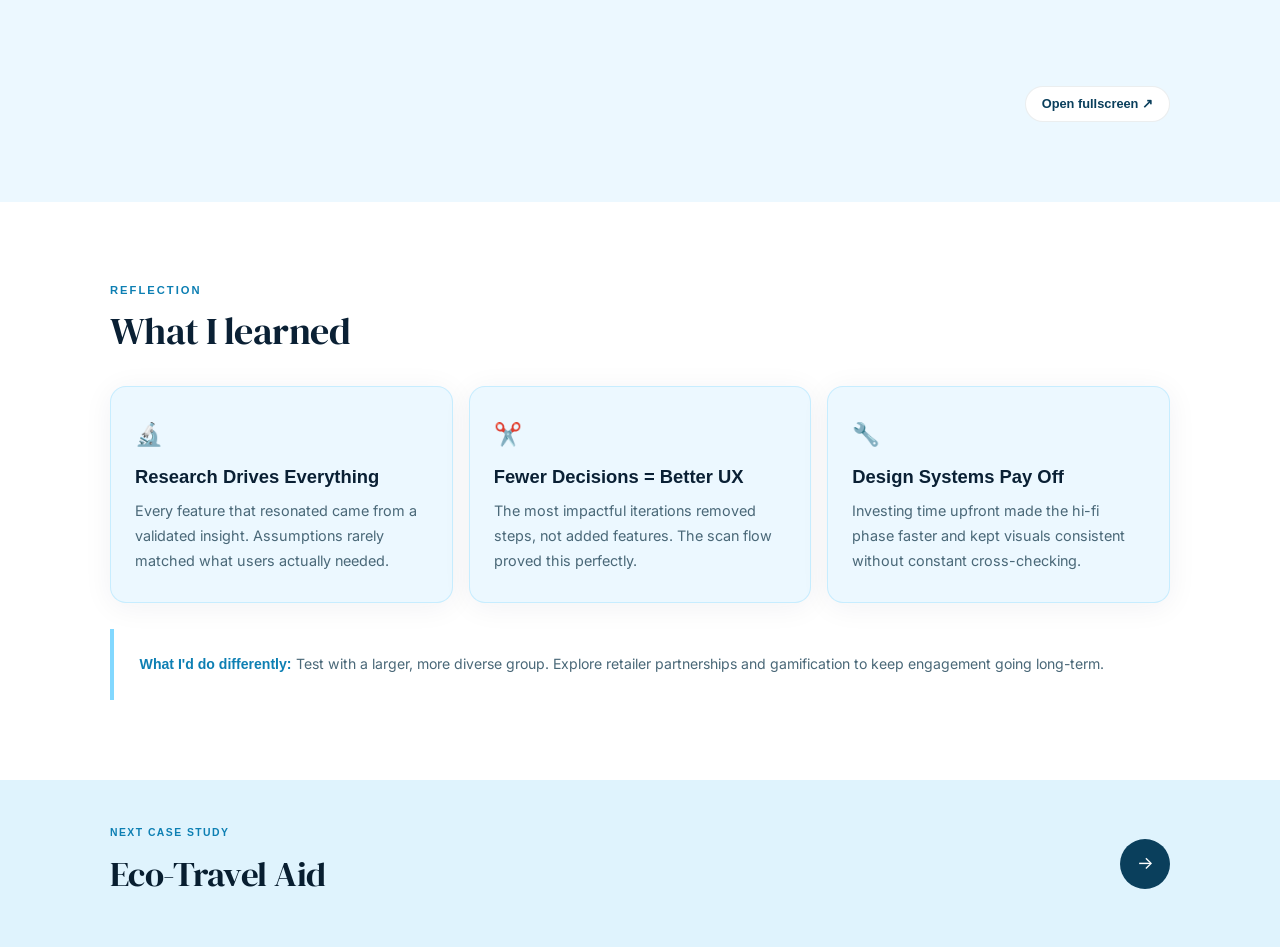
<file: case-study-2.html>
<!DOCTYPE html>
<html lang="en">
<head>
  <meta charset="UTF-8" />
  <meta name="viewport" content="width=device-width, initial-scale=1.0" />
  <title>Case Study 02 | PfandBank</title>
  <link rel="preconnect" href="https://fonts.googleapis.com" />
  <link rel="preconnect" href="https://fonts.gstatic.com" crossorigin />
  <link href="https://fonts.googleapis.com/css2?family=DM+Serif+Display:ital@0;1&family=DM+Sans:wght@300;400;500&family=Inter:wght@400;500;600;700;800&display=swap" rel="stylesheet" />
  <link href="https://api.fontshare.com/v2/css?f[]=satoshi@400,500,700,900&display=swap" rel="stylesheet" />
  <style>
    *, *::before, *::after { box-sizing: border-box; margin: 0; padding: 0; }
    html { scroll-behavior: smooth; font-size: 16px; }

    body {
      --pb-deep: #081e30;
      --pb-mid: #0a3f5c;
      --pb-core: #0d7fb3;
      --pb-bright: #36b0e8;
      --pb-light: #82d8ff;
      --pb-pale: #dff3fd;
      --pb-ghost: #f0faff;
      --pb-white: #ffffff;
      --pb-ink: #0a2034;
      --pb-ink-mid: #2a4a5e;
      --pb-ink-muted: #4a6878;
      --pb-glass: rgba(255,255,255,0.55);
      --pb-glass-border: rgba(130,216,255,0.18);
      --pb-glass-blur: 18px;
      --pb-radius: 16px;
      --pb-ease: cubic-bezier(0.22,1,0.36,1);
      --pb-font-d: 'DM Serif Display', serif;
      --pb-font-h: 'Satoshi', sans-serif;
      --pb-font-b: 'Inter', sans-serif;
      background: var(--pb-white);
      color: var(--pb-ink);
      font-family: var(--pb-font-b);
      overflow-x: hidden;
      line-height: 1.6;
    }

    .pb-progress {
      position: fixed; top: 0; left: 0; height: 3px; width: 0%;
      background: linear-gradient(90deg, var(--pb-core), var(--pb-light));
      z-index: 200; transition: width 0.08s linear;
    }

    .pb-topbar {
      position: sticky; top: 0; z-index: 100;
      display: flex; justify-content: space-between; align-items: center;
      padding: 0.85rem clamp(1rem,5vw,3rem);
      background: rgba(255,255,255,0.88);
      backdrop-filter: blur(16px); -webkit-backdrop-filter: blur(16px);
      transition: box-shadow 0.3s;
    }
    .pb-topbar .logo-text strong {
      font-family: var(--pb-font-h); font-size: 0.95rem; font-weight: 700;
      color: var(--pb-ink); letter-spacing: 0.02em;
    }
    .pb-back-btn {
      display: inline-flex; align-items: center; gap: 0.35rem;
      position: relative; padding: 0; border: 0; border-radius: 0; background: none;
      color: #e03a0e; font-family: 'DM Sans', sans-serif;
      font-size: clamp(1rem, 1.15vw, 1.22rem); font-weight: 500;
      text-decoration: none; transition: opacity 0.2s;
    }
    .pb-back-btn::after {
      content: ""; position: absolute; bottom: -3px; left: 0; width: 0; height: 1px;
      background: #e03a0e; transition: width 0.35s var(--pb-ease);
    }
    .pb-back-btn:hover { opacity: 0.7; }
    .pb-back-btn:hover::after { width: 100%; }

    .pb-floating-nav {
      position: fixed; top: 4.6rem; left: 50%; transform: translateX(-50%);
      z-index: 160; display: flex; gap: 0.45rem; padding: 0.45rem;
      background: rgba(255,255,255,0.82);
      backdrop-filter: blur(14px); -webkit-backdrop-filter: blur(14px);
      border-radius: 999px; box-shadow: 0 8px 28px rgba(10,40,60,0.14);
      border: 1px solid rgba(130,216,255,0.22);
    }
    .pb-floating-nav a {
      text-decoration: none; color: var(--pb-ink-mid);
      font-family: var(--pb-font-h); font-size: 0.76rem; font-weight: 700;
      padding: 0.42rem 0.72rem; border-radius: 999px;
      transition: background 0.2s var(--pb-ease), color 0.2s var(--pb-ease); white-space: nowrap;
    }
    .pb-floating-nav a:hover { background: var(--pb-pale); color: var(--pb-core); }

    .pb-reveal {
      opacity: 0; transform: translateY(32px);
      transition: opacity 0.72s var(--pb-ease), transform 0.72s var(--pb-ease);
    }
    .pb-reveal.pb-visible { opacity: 1; transform: none; }
    .pb-reveal-d1 { transition-delay: 0.1s; }
    .pb-reveal-d2 { transition-delay: 0.2s; }
    .pb-reveal-d3 { transition-delay: 0.3s; }
    .pb-reveal-d4 { transition-delay: 0.4s; }

    .pb-container { max-width: 1060px; margin: 0 auto; }
    .pb-section { padding: clamp(3rem,7vw,5rem) clamp(1rem,5vw,3rem); }
    .pb-tinted-section { background: var(--pb-ghost); }
    .pb-eyebrow {
      font-family: var(--pb-font-h); font-size: 0.7rem; font-weight: 700;
      letter-spacing: 0.18em; text-transform: uppercase;
      color: var(--pb-core); display: block; margin-bottom: 0.5rem;
    }
    .pb-section-head h2 {
      font-family: var(--pb-font-d); font-size: clamp(1.6rem,3vw,2.6rem);
      font-weight: 400; line-height: 1.2; max-width: 36ch;
      letter-spacing: -0.015em; color: var(--pb-ink); margin: 0;
    }
    .pb-center { text-align: center; align-items: center; display: flex; flex-direction: column; }
    .pb-hint { font-size: 0.82rem; color: var(--pb-ink-muted); margin-top: 0.5rem; }
    .pb-sub-desc { font-size: 0.92rem; color: var(--pb-ink-muted); margin-top: 0.5rem; max-width: 55ch; }
    .pb-pill {
      display: inline-flex; align-items: center; gap: 0.4rem;
      background: var(--pb-glass); backdrop-filter: blur(var(--pb-glass-blur));
      border-radius: 999px; padding: 5px 14px;
      font-family: var(--pb-font-h); font-size: 0.72rem; font-weight: 700;
      letter-spacing: 0.1em; color: var(--pb-core); text-transform: uppercase;
      margin-bottom: 1.2rem;
    }

    .pb-glass-card {
      background: var(--pb-glass);
      backdrop-filter: blur(var(--pb-glass-blur)); -webkit-backdrop-filter: blur(var(--pb-glass-blur));
      border-radius: var(--pb-radius); padding: 1.8rem 1.5rem;
      border: none; box-shadow: 0 4px 30px rgba(10,40,60,0.06);
      transition: transform 0.28s var(--pb-ease), box-shadow 0.28s var(--pb-ease);
      position: relative; overflow: hidden;
    }
    .pb-glass-card:hover { transform: translateY(-4px); box-shadow: 0 12px 40px rgba(10,40,60,0.1); }
    .pb-glass-card::after {
      content: ''; position: absolute; bottom: 0; left: 0; right: 0; height: 2px;
      background: linear-gradient(90deg, var(--pb-light), var(--pb-core));
      transform: scaleX(0); transform-origin: left; transition: transform 0.35s var(--pb-ease);
    }
    .pb-glass-card:hover::after { transform: scaleX(1); }
    .pb-card-num {
      font-family: var(--pb-font-h); font-size: 0.65rem; font-weight: 800;
      letter-spacing: 0.18em; text-transform: uppercase;
      color: var(--pb-bright); margin-bottom: 1rem; display: block;
    }
    .pb-glass-card h3 {
      font-family: var(--pb-font-h); font-size: 1.15rem; font-weight: 700;
      color: var(--pb-ink); margin: 0 0 0.5rem;
    }
    .pb-glass-card p { font-size: 0.9rem; color: var(--pb-ink-muted); line-height: 1.72; margin: 0; }

    .pb-hero { padding: clamp(3rem,8vw,6rem) clamp(1rem,5vw,3rem) 0; max-width: 1060px; margin: 0 auto; }
    .pb-hero-grid { display: grid; grid-template-columns: 1fr 1fr; gap: 3rem; align-items: center; }
    .pb-hero-text { max-width: 760px; }
    .pb-hero-text h1 {
      font-family: var(--pb-font-d); font-size: clamp(2rem,4vw,3.4rem);
      font-weight: 400; line-height: 1.18; letter-spacing: -0.02em;
      color: var(--pb-ink); margin: 0 0 1rem;
    }
    .pb-hero-text h1 em { font-style: italic; color: var(--pb-core); }
    .pb-hero-sub { font-size: 1rem; color: var(--pb-ink-muted); line-height: 1.75; max-width: 44ch; margin-bottom: 2rem; }
    .pb-meta-row {
      display: grid;
      grid-template-columns: repeat(3, minmax(0, 1fr));
      gap: 1.5rem 1.8rem;
      max-width: 760px;
      align-items: start;
    }
    .pb-meta-chip {
      background: transparent;
      backdrop-filter: none;
      border-radius: 0;
      padding: 0;
      display: flex;
      flex-direction: column;
      gap: 0.15rem;
    }
    .pb-meta-chip label {
      font-family: var(--pb-font-h); font-size: 0.58rem; font-weight: 700;
      letter-spacing: 0.14em; text-transform: uppercase; color: var(--pb-core);
    }
    .pb-meta-chip span { font-family: var(--pb-font-h); font-size: 0.85rem; font-weight: 600; color: var(--pb-ink); }
    .pb-hero-visual { position: relative; display: flex; justify-content: center; align-items: flex-start; }
    .pb-hero-mockup {
      width: min(100%, 420px); aspect-ratio: auto; background: transparent;
      border-radius: 0; display: flex; flex-direction: column;
      align-items: center; justify-content: center; gap: 0.75rem;
      box-shadow: none; overflow: visible; position: relative;
    }
    .pb-hero-mockup img { width: auto; max-width: 100%; max-height: 520px; height: auto; object-fit: contain; display: block; }
    .pb-hero-mockup::before { content: none; }
    .pb-ph-icon { font-size: 2.5rem; position: relative; }
    .pb-ph-label {
      font-family: var(--pb-font-h); font-size: 0.8rem; font-weight: 600;
      color: rgba(130,216,255,0.6); letter-spacing: 0.1em; text-transform: uppercase; position: relative;
    }
    .pb-hero-badge {
      position: absolute; bottom: -1rem; right: -1rem;
      background: var(--pb-glass); backdrop-filter: blur(16px);
      border-radius: 12px; padding: 0.9rem 1.1rem;
      box-shadow: 0 8px 28px rgba(10,40,60,0.12);
      display: flex; flex-direction: column; gap: 2px;
    }
    .pb-badge-num { font-family: var(--pb-font-h); font-size: 1.6rem; font-weight: 800; color: var(--pb-core); line-height: 1; }
    .pb-badge-text { font-size: 0.72rem; color: var(--pb-ink-muted); line-height: 1.3; }

    .pb-problem-section { background: var(--pb-ghost); }
    #personas { padding-bottom: clamp(1.2rem, 3vw, 2rem); }
    .pb-problem-grid { display: grid; grid-template-columns: repeat(3,1fr); gap: 1rem; margin-top: 2.5rem; }

    .pb-two-col { display: grid; grid-template-columns: 1fr 1fr; gap: 3rem; align-items: start; margin-top: 2.5rem; }
    .pb-method { display: flex; gap: 1rem; padding: 1.2rem 0; border-bottom: 1px solid rgba(130,216,255,0.12); align-items: flex-start; }
    .pb-method:last-child { border-bottom: none; }
    .pb-method-icon {
      width: 44px; height: 44px; background: var(--pb-glass); backdrop-filter: blur(12px);
      border-radius: 50%; display: flex; align-items: center; justify-content: center;
      font-size: 1.2rem; flex-shrink: 0;
    }
    .pb-method h4 { font-family: var(--pb-font-h); font-size: 0.95rem; font-weight: 700; color: var(--pb-ink); margin: 0 0 0.3rem; }
    .pb-method p { font-size: 0.88rem; color: var(--pb-ink-muted); line-height: 1.7; margin: 0; }
    .pb-demo-glass {
      background: var(--pb-glass); backdrop-filter: blur(var(--pb-glass-blur));
      border-radius: var(--pb-radius); padding: 1.6rem; box-shadow: 0 4px 24px rgba(10,40,60,0.06);
    }
    .pb-demo-title {
      font-family: var(--pb-font-h); font-size: 0.78rem; font-weight: 700;
      letter-spacing: 0.1em; text-transform: uppercase; color: var(--pb-core); margin: 0 0 1rem;
    }
    .pb-demo-grid { display: grid; grid-template-columns: 1fr 1fr; gap: 0.65rem; }
    .pb-demo-item { background: rgba(255,255,255,0.7); border-radius: 10px; padding: 0.75rem 0.9rem; }
    .pb-demo-item label {
      display: block; font-family: var(--pb-font-h); font-size: 0.62rem; font-weight: 700;
      letter-spacing: 0.1em; text-transform: uppercase; color: var(--pb-bright); margin-bottom: 0.2rem;
    }
    .pb-demo-item span { font-family: var(--pb-font-h); font-size: 0.88rem; font-weight: 600; color: var(--pb-ink); }
    .pb-demo-full { grid-column: 1/-1; }

    .pb-insights-grid { display: grid; grid-template-columns: repeat(3,1fr); gap: 1rem; margin-top: 2rem; }
    .pb-insight-card {
      background: var(--pb-glass); backdrop-filter: blur(var(--pb-glass-blur));
      border-radius: var(--pb-radius); overflow: hidden;
      box-shadow: 0 4px 24px rgba(10,40,60,0.05); transition: box-shadow 0.28s var(--pb-ease);
    }
    .pb-insight-card:hover { box-shadow: 0 8px 32px rgba(10,40,60,0.1); }
    .pb-insight-header {
      padding: 1.4rem 1.4rem 1rem; cursor: pointer;
      display: flex; justify-content: space-between; align-items: flex-start; gap: 0.75rem; user-select: none;
    }
    .pb-insight-icon { font-size: 1.4rem; margin-bottom: 0.5rem; display: block; }
    .pb-insight-header h4 { font-family: var(--pb-font-h); font-size: 1rem; font-weight: 700; color: var(--pb-ink); margin: 0 0 0.3rem; }
    .pb-insight-header p { font-size: 0.85rem; color: var(--pb-ink-muted); line-height: 1.6; margin: 0; }
    .pb-insight-toggle {
      width: 28px; height: 28px; border-radius: 50%; background: rgba(130,216,255,0.1);
      display: flex; align-items: center; justify-content: center; flex-shrink: 0;
      transition: transform 0.3s var(--pb-ease), background 0.3s; margin-top: 0.2rem;
    }
    .pb-insight-toggle { display: none; }
    .pb-insight-card.pb-open .pb-insight-toggle { transform: rotate(45deg); background: var(--pb-pale); }
    .pb-insight-toggle svg { width: 12px; height: 12px; stroke: var(--pb-core); stroke-width: 2.5; fill: none; }
    .pb-insight-body { max-height: 0; overflow: hidden; transition: max-height 0.45s var(--pb-ease), padding 0.3s; padding: 0 1.4rem; }
    .pb-insight-card.pb-open .pb-insight-body { max-height: 300px; padding: 0 1.4rem 1.4rem; }
    .pb-insight-detail {
      background: rgba(130,216,255,0.08); border-radius: 10px;
      padding: 1rem 1.2rem; font-size: 0.88rem; color: var(--pb-ink-mid);
      line-height: 1.75; border-left: 3px solid var(--pb-light);
    }

    .pb-persona {
      display: grid; grid-template-columns: 220px 1fr;
      border-radius: var(--pb-radius); overflow: hidden;
      box-shadow: 0 8px 40px rgba(10,40,60,0.1); margin-top: 1.8rem;
    }
    .pb-persona-left {
      background: var(--pb-deep); padding: 2rem 1.6rem;
      display: flex; flex-direction: column; justify-content: center; align-items: center;
      text-align: center;
      position: relative; overflow: hidden;
    }
    .pb-persona-left::before {
      content: ''; position: absolute; top: -40px; right: -40px;
      width: 120px; height: 120px; border-radius: 50%; background: rgba(130,216,255,0.07);
    }
    .pb-persona-avatar {
      width: 56px; height: 56px; background: rgba(130,216,255,0.12);
      border: 2px solid rgba(130,216,255,0.25); border-radius: 50%;
      display: flex; align-items: center; justify-content: center;
      font-size: 1.5rem; margin: 0 auto 1rem; position: relative;
      overflow: hidden;
    }
    .pb-persona-left > div:first-child {
      display: flex;
      flex-direction: column;
      align-items: center;
      width: 100%;
    }
    .pb-persona-avatar img {
      width: 100%;
      height: 100%;
      object-fit: cover;
      display: block;
    }
    .pb-persona-name { font-family: var(--pb-font-d); font-size: 1.4rem; color: #fff; }
    .pb-persona-role { font-size: 0.82rem; color: rgba(255,255,255,0.5); line-height: 1.5; margin-top: 0.3rem; }
    .pb-persona-badge {
      display: inline-block; font-family: var(--pb-font-h); font-size: 0.68rem;
      font-weight: 700; letter-spacing: 0.1em; text-transform: uppercase;
      color: var(--pb-light); background: rgba(130,216,255,0.1);
      padding: 4px 10px; border-radius: 999px; margin-top: 0.8rem;
    }
    .pb-frustration { margin-top: 2rem; }
    .pb-frustration-lbl {
      font-family: var(--pb-font-h); font-size: 0.62rem; letter-spacing: 0.1em;
      text-transform: uppercase; color: rgba(130,216,255,0.4); display: block; margin-bottom: 6px;
    }
    .pb-frustration-track { height: 4px; background: rgba(255,255,255,0.08); border-radius: 2px; overflow: hidden; }
    .pb-frustration {
      width: 100%;
      max-width: 340px;
    }
    .pb-frustration-track {
      width: 100%;
      margin: 0 auto;
    }
    .pb-frustration-fill {
      height: 100%; width: 0; border-radius: 2px;
      background: linear-gradient(90deg, var(--pb-light), #e74c3c);
      transition: width 1.2s var(--pb-ease);
    }
    .pb-frustration-note { font-size: 0.75rem; color: rgba(255,255,255,0.25); margin-top: 5px; display: block; }
    .pb-persona-right {
      background: #f8fbfe; padding: 2rem 1.8rem;
      display: grid; grid-template-columns: 1fr 1fr; gap: 1.4rem;
    }
    .pb-persona-col h4 {
      font-family: var(--pb-font-h); font-size: 0.7rem; font-weight: 700;
      letter-spacing: 0.14em; text-transform: uppercase; color: var(--pb-core); margin: 0 0 0.8rem;
    }
    .pb-persona-col ul { list-style: none; padding: 0; margin: 0; display: flex; flex-direction: column; gap: 0.5rem; }
    .pb-persona-col li {
      font-size: 0.88rem; color: var(--pb-ink-mid); padding-left: 1.1rem; position: relative; line-height: 1.55;
    }
    .pb-persona-col li::before { content: '\2192'; position: absolute; left: 0; color: var(--pb-bright); font-size: 0.78rem; top: 0.1rem; }
    .pb-persona-quote {
      grid-column: 1/-1; background: #fff; border-radius: 10px;
      padding: 1.1rem 1.3rem; border-left: 3px solid var(--pb-light);
    }
    .pb-persona-quote p { font-size: 0.92rem; font-style: italic; color: var(--pb-ink-muted); line-height: 1.75; margin: 0; }

    .pb-jm-scroll {
      max-width: 1060px; margin: 2rem auto 0; padding: 0 clamp(1rem,5vw,3rem);
      overflow-x: auto; -webkit-overflow-scrolling: touch;
    }
    .pb-jm-table {
      width: 100%; min-width: 820px; border-collapse: separate; border-spacing: 0;
      border-radius: 12px; overflow: hidden; box-shadow: 0 4px 24px rgba(10,40,60,0.06);
    }
    .pb-jm-table thead th {
      background: var(--pb-mid); color: rgba(130,216,255,0.85);
      font-family: var(--pb-font-h); font-size: 0.62rem; font-weight: 700;
      letter-spacing: 0.14em; text-transform: uppercase; padding: 14px 16px; text-align: left;
    }
    .pb-jm-table tbody td {
      padding: 14px 16px; vertical-align: top; background: #fff;
      font-size: 0.82rem; color: var(--pb-ink-mid); line-height: 1.6;
      border-bottom: 1px solid rgba(130,216,255,0.08);
    }
    .pb-jm-table tbody tr:last-child td { border-bottom: none; }
    .pb-jm-table tbody tr:hover td { background: #f7fbff; }
    .pb-jm-stage { background: var(--pb-ghost) !important; min-width: 120px; }
    .pb-jm-num {
      font-family: var(--pb-font-h); font-size: 0.58rem; font-weight: 700;
      letter-spacing: 0.15em; text-transform: uppercase; color: var(--pb-core); display: block; margin-bottom: 4px;
    }
    .pb-jm-name { font-family: var(--pb-font-h); font-size: 0.82rem; font-weight: 700; color: var(--pb-mid); display: block; }
    .pb-chip {
      display: inline-flex; align-items: center; gap: 5px; border-radius: 999px;
      padding: 3px 10px; font-family: var(--pb-font-h); font-size: 0.72rem; font-weight: 600;
    }
    .pb-chip-neutral { background: #fff3cd; color: #7a5c00; }
    .pb-chip-bad { background: #fde8d8; color: #7a3b00; }
    .pb-chip-ok { background: #d8eaff; color: #1a4480; }
    .pb-pain-tag {
      display: inline-block; background: #fff0ee; border-radius: 5px;
      padding: 2px 8px; font-family: var(--pb-font-h); font-size: 0.66rem;
      font-weight: 600; color: #a03a2a; margin-top: 5px;
    }
    .pb-opp-tag {
      display: inline-block; background: var(--pb-pale); border-radius: 5px;
      padding: 2px 8px; font-family: var(--pb-font-h); font-size: 0.66rem;
      font-weight: 600; color: var(--pb-mid); margin-top: 5px;
    }

    .pb-ji-grid { display: grid; grid-template-columns: repeat(3,1fr); gap: 1rem; margin-top: 2rem; }
    .pb-ji-card {
      background: var(--pb-glass); backdrop-filter: blur(14px);
      border-radius: var(--pb-radius); padding: 1.4rem 1.3rem;
      box-shadow: 0 4px 20px rgba(10,40,60,0.05);
      position: relative; overflow: hidden; transition: transform 0.28s var(--pb-ease);
    }
    .pb-ji-card:hover { transform: translateY(-3px); }
    .pb-ji-card::before {
      content: ''; position: absolute; top: 0; left: 0; right: 0; height: 2px;
      background: linear-gradient(90deg, var(--pb-light), var(--pb-core));
    }
    .pb-ji-num {
      font-family: var(--pb-font-h); font-size: 0.65rem; font-weight: 700;
      letter-spacing: 0.14em; text-transform: uppercase; color: var(--pb-bright); display: block; margin-bottom: 0.5rem;
    }
    .pb-ji-card h4 { font-family: var(--pb-font-h); font-size: 1rem; font-weight: 700; color: var(--pb-ink); margin: 0 0 0.5rem; }
    .pb-ji-card p { font-size: 0.88rem; color: var(--pb-ink-muted); line-height: 1.7; margin: 0; }

    .pb-challenge {
      background: var(--pb-deep); padding: clamp(3rem,7vw,5rem) clamp(1rem,5vw,3rem);
      text-align: center; position: relative; overflow: hidden;
    }
    .pb-challenge::before {
      content: ''; position: absolute; top: -80px; left: 50%; transform: translateX(-50%);
      width: 600px; height: 300px; border-radius: 50%;
      background: radial-gradient(circle, rgba(130,216,255,0.08), transparent 70%);
    }
    .pb-challenge .pb-eyebrow { color: rgba(130,216,255,0.55); margin-bottom: 1rem; }
    .pb-challenge h2 {
      font-family: var(--pb-font-d); font-size: clamp(1.5rem,3.2vw,2.6rem);
      font-weight: 400; color: #fff; line-height: 1.38;
      max-width: 52ch; margin: 0 auto; letter-spacing: -0.01em; position: relative;
    }
    .pb-challenge h2 em { color: var(--pb-light); font-style: italic; }

    .pb-sol-grid { display: grid; grid-template-columns: repeat(3, 1fr); gap: 0.9rem; margin-top: 1.5rem; }
    .pb-sol-card {
      background: var(--pb-glass); backdrop-filter: blur(var(--pb-glass-blur));
      border-radius: 12px; padding: 0.9rem;
      box-shadow: 0 4px 24px rgba(10,40,60,0.05);
      transition: transform 0.28s var(--pb-ease), box-shadow 0.28s var(--pb-ease);
      position: relative; overflow: hidden; display: flex; flex-direction: column;
    }
    .pb-sol-card:hover { transform: translateY(-4px); box-shadow: 0 12px 36px rgba(10,40,60,0.1); }
    .pb-sol-card::before {
      content: ''; position: absolute; top: 0; left: 0; width: 3px; height: 100%;
      background: linear-gradient(180deg, var(--pb-light), var(--pb-core));
      transform: scaleY(0); transform-origin: top; transition: transform 0.35s var(--pb-ease);
    }
    .pb-sol-card:hover::before { transform: scaleY(1); }
    .pb-sol-num {
      font-family: var(--pb-font-h); font-size: 0.58rem; font-weight: 800;
      letter-spacing: 0.18em; text-transform: uppercase; color: var(--pb-core);
      margin-bottom: 0.26rem; display: block;
    }
    .pb-sol-card h3 { font-family: var(--pb-font-h); font-size: 0.95rem; font-weight: 700; color: var(--pb-ink); margin: 0 0 0.2rem; }
    .pb-sol-card p { font-size: 0.8rem; color: var(--pb-ink-muted); line-height: 1.6; margin: 0 0 0.45rem; }
    .pb-sol-tags { display: flex; flex-wrap: wrap; gap: 0.32rem; margin-top: auto; }
    .pb-sol-tags span {
      background: rgba(130,216,255,0.12); border-radius: 999px;
      padding: 3px 9px; font-family: var(--pb-font-h); font-size: 0.62rem;
      font-weight: 600; color: var(--pb-mid);
    }
    .pb-sol-img { width: 92%; border-radius: 8px; overflow: hidden; margin: 0 auto 0.65rem; }
    .pb-sol-img img { width: 100%; height: auto; display: block; object-fit: contain; border-radius: 10px; }
    .pb-sol-grid::after { content: ''; grid-column: 3; }

    .pb-iter-list { margin-top: 2rem; }
    .pb-iter {
      display: grid; grid-template-columns: 110px 1fr; gap: 1.5rem;
      padding: 1.6rem 0; border-bottom: 1px solid rgba(130,216,255,0.1); align-items: start;
    }
    .pb-iter:last-child { border-bottom: none; }
    .pb-iter-label {
      font-family: var(--pb-font-h); font-size: 0.82rem; font-weight: 800;
      letter-spacing: 0.14em; text-transform: uppercase; color: var(--pb-core); padding-top: 0.2rem;
    }
    .pb-iter h4 { font-family: var(--pb-font-h); font-size: 1rem; font-weight: 700; color: var(--pb-ink); margin: 0 0 0.75rem; }
    .pb-iter-cols { display: grid; grid-template-columns: 1fr 1fr; gap: 0.85rem; }
    .pb-iter-box {
      border-radius: 10px; padding: 0.95rem 1.1rem;
      font-size: 0.86rem; line-height: 1.68; color: var(--pb-ink-muted);
    }
    .pb-iter-box.pb-before { background: rgba(231,76,60,0.05); }
    .pb-iter-box.pb-after { background: rgba(130,216,255,0.08); }
    .pb-iter-box strong {
      display: block; font-family: var(--pb-font-h); font-size: 0.58rem;
      letter-spacing: 0.12em; text-transform: uppercase; margin-bottom: 0.4rem;
    }
    .pb-iter-box.pb-before strong { color: #c0392b; }
    .pb-iter-box.pb-after strong { color: var(--pb-core); }
    .pb-iter-home { grid-template-columns: 1fr; gap: 0.8rem; }
    .pb-home-stage-board { background: transparent; border-radius: 0; padding: 0; border: none; position: relative; overflow: visible; }
    .pb-home-stage-board::before { content: none; }
    .pb-home-stage-grid { position: relative; display: grid; grid-template-columns: repeat(3, 1fr); gap: 1rem; }
    .pb-home-stage-grid-2 { grid-template-columns: repeat(2, 1fr); }
    .pb-home-stage-grid-3 { grid-template-columns: repeat(3, 1fr); }
    .pb-home-stage-grid-single { grid-template-columns: 1fr; }
    .pb-home-stage { display: flex; flex-direction: column; gap: 0.65rem; text-align: center; align-items: center; }
    .pb-home-stage h5 { margin: 0; font-family: var(--pb-font-h); font-size: 0.95rem; font-weight: 700; color: var(--pb-ink); }
    .pb-home-phone {
      background: #ffffff; border-radius: 14px; padding: 0.45rem;
      box-shadow: 0 8px 22px rgba(10,40,60,0.1);
      width: min(100%, 180px); min-height: 180px; margin: 0 auto;
    }
    .pb-home-phone img { width: 100%; height: 100%; object-fit: contain; display: block; border-radius: 10px; }
    .pb-home-notes {
      margin-top: 0.95rem; background: #ffffff;
      border: 1px solid rgba(130,216,255,0.24); border-radius: 12px;
      box-shadow: 0 6px 16px rgba(10,40,60,0.06); padding: 1rem 1.1rem; display: grid; gap: 0.7rem;
    }
    .pb-home-combined {
      background: rgba(130,216,255,0.1); border: 1px solid rgba(130,216,255,0.28);
      border-radius: 16px; padding: 1rem;
    }
    .pb-home-intro { margin: 0; font-size: 0.9rem; color: var(--pb-ink-mid); line-height: 1.6; }
    .pb-home-step { display: grid; grid-template-columns: auto 1fr; gap: 0.7rem; align-items: start; }
    .pb-home-step-badge {
      width: 28px; height: 28px; border-radius: 50%;
      display: inline-flex; align-items: center; justify-content: center;
      font-family: var(--pb-font-h); font-size: 0.72rem; font-weight: 800;
      color: var(--pb-core); background: rgba(130,216,255,0.18); flex-shrink: 0; margin-top: 0.1rem;
    }
    .pb-home-step p { margin: 0; font-size: 0.9rem; color: var(--pb-ink-mid); line-height: 1.62; }
    .pb-home-step strong { color: var(--pb-ink); font-family: var(--pb-font-h); }
    .pb-charity-groups {
      display: grid; grid-template-columns: 2fr 3fr; gap: 2.5rem;
    }
    .pb-charity-groups .pb-home-phone,
    .pb-charity-prev .pb-home-phone {
      width: 100%; max-width: 220px; min-height: 160px; margin: 0 auto;
    }
    .pb-charity-group-title {
      margin: 0 0 0.55rem; font-family: var(--pb-font-h);
      font-size: 1rem; font-weight: 800; color: var(--pb-ink); text-align: center;
    }

    .pb-ds-grid { display: grid; grid-template-columns: repeat(3,1fr); gap: 1rem; margin-top: 2rem; }
    .pb-ds-colors { display: flex; gap: 0.45rem; margin-top: 0.9rem; }
    .pb-swatch {
      width: 34px; height: 34px; border-radius: 7px;
      cursor: pointer; transition: transform 0.2s, box-shadow 0.2s; position: relative;
      box-shadow: 0 8px 18px rgba(10,40,60,0.16);
    }
    .pb-swatch:hover { transform: scale(1.15); box-shadow: 0 12px 26px rgba(10,40,60,0.24); }
    .pb-swatch[data-tip]::after {
      content: attr(data-tip); position: absolute; bottom: calc(100% + 6px); left: 50%;
      transform: translateX(-50%); background: var(--pb-ink); color: #fff;
      font-family: var(--pb-font-h); font-size: 0.58rem; font-weight: 600;
      white-space: nowrap; padding: 3px 7px; border-radius: 4px;
      opacity: 0; pointer-events: none; transition: opacity 0.18s;
    }
    .pb-swatch:hover[data-tip]::after { opacity: 1; }

    .pb-sdg-grid { display: grid; grid-template-columns: repeat(2,1fr); gap: 1rem; margin-top: 2rem; }
    .pb-sdg-card {
      background: var(--pb-glass); backdrop-filter: blur(14px);
      border-radius: var(--pb-radius); padding: 1.5rem 1.3rem;
      box-shadow: 0 4px 20px rgba(10,40,60,0.05);
      position: relative; overflow: hidden; transition: transform 0.28s var(--pb-ease);
    }
    .pb-sdg-card:hover { transform: translateY(-3px); }
    .pb-sdg-card::before {
      content: ''; position: absolute; top: 0; left: 0; right: 0; height: 2px;
      background: linear-gradient(90deg, var(--pb-light), var(--pb-core));
    }
    .pb-sdg-num {
      font-family: var(--pb-font-h); font-size: 0.65rem; font-weight: 700;
      letter-spacing: 0.14em; text-transform: uppercase; color: var(--pb-bright);
      display: block; margin-bottom: 0.45rem;
    }
    .pb-sdg-card h3 { font-family: var(--pb-font-h); font-size: 1rem; font-weight: 700; color: var(--pb-ink); margin: 0 0 0.45rem; }
    .pb-sdg-card p { font-size: 0.86rem; color: var(--pb-ink-muted); line-height: 1.7; margin: 0; }

    .pb-outcomes { background: var(--pb-mid); padding: clamp(3rem,7vw,5rem) clamp(1rem,5vw,3rem); }
    .pb-outcomes .pb-eyebrow { color: rgba(130,216,255,0.6); }
    .pb-outcomes .pb-section-head h2 { color: #fff; }
    .pb-outcomes-grid {
      display: grid; grid-template-columns: repeat(4,1fr); gap: 1px;
      background: rgba(130,216,255,0.08); border-radius: 12px; overflow: hidden; margin-top: 1.8rem;
    }
    .pb-outcome {
      background: rgba(255,255,255,0.04); padding: 1.8rem 1.4rem; transition: background 0.25s;
      text-align: center; display: flex; flex-direction: column; align-items: center; justify-content: center;
    }
    .pb-outcome:hover { background: rgba(255,255,255,0.08); }
    .pb-outcome-num {
      font-family: var(--pb-font-h); font-size: clamp(2rem,4vw,3rem); font-weight: 800;
      color: var(--pb-light); letter-spacing: -0.04em; line-height: 1; display: block;
    }
    .pb-outcome-lbl { font-size: 0.78rem; color: rgba(255,255,255,0.5); margin-top: 0.55rem; line-height: 1.45; display: block; }

    .pb-proto-desc { font-size: 0.92rem; color: var(--pb-ink-muted); margin: 0.5rem 0 1.5rem; line-height: 1.65; }
    #prototype { background: #ecf8ff; }
    .pb-proto-wrap {
      display: flex; justify-content: center; align-items: center;
      background: transparent; border-radius: 0; box-shadow: none; overflow: visible;
    }
    .pb-proto-frame { width: min(100%, 420px); height: 860px; border: none; display: block; background: transparent; }
    .pb-proto-actions { margin-top: 0.8rem; display: flex; justify-content: flex-end; }
    .pb-proto-btn {
      display: inline-flex; align-items: center; gap: 0.3rem; height: 36px; padding: 0 1rem;
      border-radius: 999px; background: #ffffff; color: var(--pb-mid);
      font-family: var(--pb-font-h); font-size: 0.8rem; font-weight: 700;
      text-decoration: none; transition: all 0.22s var(--pb-ease);
      border: 1px solid rgba(10, 40, 60, 0.08);
    }
    .pb-proto-btn:hover { background: var(--pb-light); color: var(--pb-deep); transform: translateY(-1px); }

    .pb-ref-grid { display: grid; grid-template-columns: repeat(3,1fr); gap: 1rem; margin-top: 2rem; }
    .pb-ref-icon { font-size: 1.4rem; margin-bottom: 0.65rem; display: block; }
    #reflection .pb-glass-card {
      background: #ecf8ff; border: 1px solid rgba(130, 216, 255, 0.35);
      backdrop-filter: none; -webkit-backdrop-filter: none;
    }
    .pb-next-steps {
      background: var(--pb-glass); backdrop-filter: blur(14px);
      border-left: 4px solid var(--pb-light); border-radius: 0 12px 12px 0;
      padding: 1.4rem 1.6rem; margin-top: 1.6rem;
    }
    .pb-next-steps strong { color: var(--pb-core); font-family: var(--pb-font-h); }
    .pb-next-steps p { font-size: 0.88rem; color: var(--pb-ink-muted); line-height: 1.78; margin: 0; }

    .pb-next-cs { background: var(--pb-pale); padding: 2.8rem clamp(1rem,5vw,3rem); }
    .pb-next-cs-inner {
      max-width: 1060px; margin: 0 auto;
      display: flex; justify-content: space-between; align-items: center; gap: 1rem;
    }
    .pb-next-label {
      font-family: var(--pb-font-h); font-size: 0.65rem; font-weight: 700;
      letter-spacing: 0.14em; text-transform: uppercase; color: var(--pb-core);
      display: block; margin-bottom: 0.3rem;
    }
    .pb-next-title {
      font-family: var(--pb-font-d); font-size: clamp(1.3rem,2.8vw,2.2rem);
      font-weight: 400; color: var(--pb-deep); letter-spacing: -0.015em; display: block;
    }
    .pb-next-arrow {
      width: 50px; height: 50px; background: var(--pb-mid); border-radius: 50%;
      display: flex; align-items: center; justify-content: center;
      color: #fff; font-size: 1.1rem; text-decoration: none;
      transition: transform 0.25s var(--pb-ease), background 0.25s; flex-shrink: 0;
    }
    .pb-next-arrow:hover { transform: scale(1.1); background: var(--pb-core); }

    @media (max-width: 820px) {
      .pb-topbar { gap: 0.75rem; align-items: flex-start; }
      .pb-hero-grid { grid-template-columns: 1fr; gap: 2rem; }
      .pb-meta-row { grid-template-columns: repeat(2, minmax(0, 1fr)); }
      .pb-hero-badge { right: 0; bottom: -0.5rem; }
      .pb-problem-grid, .pb-insights-grid, .pb-ji-grid, .pb-ref-grid, .pb-ds-grid { grid-template-columns: 1fr; }
      .pb-two-col { grid-template-columns: 1fr; gap: 2rem; }
      .pb-persona { grid-template-columns: 1fr; }
      .pb-persona-right { grid-template-columns: 1fr; }
      .pb-sol-grid { grid-template-columns: 1fr; }
      .pb-iter { grid-template-columns: 1fr; gap: 0.5rem; }
      .pb-iter-cols { grid-template-columns: 1fr; }
      .pb-home-stage-grid { grid-template-columns: 1fr; }
      .pb-home-stage-grid-2, .pb-home-stage-grid-3 { grid-template-columns: 1fr; }
      .pb-charity-groups { grid-template-columns: 1fr; }
      .pb-sdg-grid { grid-template-columns: 1fr; }
      .pb-outcomes-grid { grid-template-columns: repeat(2,1fr); }
      .pb-next-cs-inner { flex-direction: column; align-items: flex-start; gap: 1.5rem; }
      .pb-proto-actions { justify-content: flex-start; }
    }
    @media (max-width: 480px) {
      .pb-meta-row { grid-template-columns: repeat(2, minmax(0, 1fr)); gap: 1rem 1.1rem; }
      .pb-meta-chip span { font-size: 0.78rem; }
      .pb-outcomes-grid { grid-template-columns: 1fr; }
      .pb-demo-grid { grid-template-columns: 1fr; }
      .pb-proto-frame { width: min(100%, 360px); height: 700px; }
      .pb-floating-nav { display: none; }
      .pb-topbar { padding: 0.75rem 1rem; }
      .pb-back-btn { font-size: 0.95rem; padding: 0; }
      .pb-hero,
      .pb-section,
      .pb-outcomes,
      .pb-next-cs { padding-left: 1rem; padding-right: 1rem; }
      .pb-hero-sub,
      .pb-sub-desc,
      .pb-proto-desc { font-size: 0.95rem; }
      .pb-persona-left,
      .pb-persona-right,
      .pb-home-combined,
      .pb-next-steps,
      .pb-glass-card,
      .pb-sol-card,
      .pb-sdg-card,
      .pb-ji-card { padding-left: 1rem; padding-right: 1rem; }
      .pb-jm-scroll { padding-left: 1rem; padding-right: 1rem; }
      .pb-jm-table { min-width: 700px; }
      .pb-home-phone,
      .pb-charity-groups .pb-home-phone,
      .pb-charity-prev .pb-home-phone { max-width: 180px; }
      #design .pb-section-head {
        overflow-x: auto;
        -webkit-overflow-scrolling: touch;
        padding-bottom: 0.25rem;
      }
      #design .pb-section-head h2 {
        min-width: max-content;
        white-space: nowrap;
      }
      #design .pb-sol-grid {
        display: flex;
        gap: 0.9rem;
        overflow-x: auto;
        padding: 0 0 0.35rem;
        margin-left: -1rem;
        margin-right: -1rem;
        padding-left: 1rem;
        padding-right: 1rem;
        scroll-snap-type: x proximity;
        -webkit-overflow-scrolling: touch;
      }
      #design .pb-sol-grid::after {
        content: none;
      }
      #design .pb-sol-card {
        flex: 0 0 82vw;
        min-width: 82vw;
        scroll-snap-align: start;
      }
      #design .pb-sol-img {
        width: 100%;
      }
      .pb-hero-badge {
        position: static;
        margin-top: 1rem;
        align-self: flex-start;
      }
    }
  </style>
</head>
<body>

<div class="pb-progress" id="pb-progress"></div>

<header class="pb-topbar">
  <a class="pb-back-btn" href="index.html#works" style="color:#0d7fb3;">&#8592; Back</a>
</header>
<nav class="pb-floating-nav" aria-label="Case Study Navigation">
  <a href="#overview">Overview</a>
  <a href="#problem">Problem</a>
  <a href="#research">Research</a>
  <a href="#personas">Personas</a>
  <a href="#journey">Journey</a>
  <a href="#design">Design</a>
  <a href="#testing">Testing</a>
  <a href="#prototype">Prototype</a>
  <a href="#reflection">Reflection</a>
</nav>

<section id="overview" class="pb-hero">
  <div class="pb-hero-grid">
    <div class="pb-hero-text">
      <span class="pb-pill pb-reveal">&#128241; Case Study 02 . Mobile App</span>
      <h1 class="pb-reveal pb-reveal-d1">PfandBank<br/><em>Reimagining</em><br/>Bottle Returns</h1>
      <p class="pb-hero-sub pb-reveal pb-reveal-d2">A fintech mobile app that digitises Germany's bottle deposit system, replacing lost paper receipts with seamless digital payouts, smart savings, and effortless charitable giving.</p>
      <div class="pb-meta-row pb-reveal pb-reveal-d3">
        <div class="pb-meta-chip"><label>Role</label><span>UI/UX Designer</span></div>
        <div class="pb-meta-chip"><label>Timeline</label><span>3 Months</span></div>
        <div class="pb-meta-chip"><label>Tools</label><span>Figma · Notion</span></div>
      </div>
    </div>
    <div class="pb-hero-visual pb-reveal pb-reveal-d2">
      <div class="pb-hero-mockup"><img src="pfandbank thumbnail Removed.png" alt="PfandBank case study thumbnail" /></div>
      <div class="pb-hero-badge"><span class="pb-badge-num">3+</span><span class="pb-badge-text">Rounds of<br/>user testing</span></div>
    </div>
  </div>
</section>

<section id="problem" class="pb-section pb-problem-section">
  <div class="pb-container">
    <div class="pb-section-head pb-center pb-reveal"><span class="pb-eyebrow">Problem Statement</span><h2>Why is returning bottles in Germany still a frustrating experience?</h2></div>
    <div class="pb-problem-grid">
      <div class="pb-glass-card pb-reveal pb-reveal-d1"><span class="pb-card-num">01</span><h3>Lost Receipts</h3><p>Users lose paper Pfandbon receipts before they can redeem them, literally throwing away money they earned by recycling.</p></div>
      <div class="pb-glass-card pb-reveal pb-reveal-d2"><span class="pb-card-num">02</span><h3>Long Queues &amp; Delays</h3><p>First the machine, then the cashier. This two-step process wastes time and discourages people from recycling regularly.</p></div>
      <div class="pb-glass-card pb-reveal pb-reveal-d3"><span class="pb-card-num">03</span><h3>No Flexibility</h3><p>Cash at the counter is the only option. No digital transfer, no saving, no donating. It simply doesn't meet modern expectations.</p></div>
    </div>
  </div>
</section>

<section id="research" class="pb-section">
  <div class="pb-container">
    <div class="pb-section-head pb-reveal"><span class="pb-eyebrow">Research</span><h2>Understanding the real Pfand user</h2></div>
    <div class="pb-two-col">
      <div>
        <div class="pb-method pb-reveal pb-reveal-d1"><div class="pb-method-icon">&#128203;</div><div><h4>Online Surveys</h4><p>Quantified behaviours across eco-conscious consumers, busy professionals, families, and budget shoppers.</p></div></div>
        <div class="pb-method pb-reveal pb-reveal-d2"><div class="pb-method-icon">&#128483;&#65039;</div><div><h4>One-on-One Interviews</h4><p>Deep qualitative insights into pain points, emotional frustrations, and unmet needs around bottle returns.</p></div></div>
        <div class="pb-method pb-reveal pb-reveal-d3"><div class="pb-method-icon">&#128101;</div><div><h4>Focus Groups</h4><p>Group discussions with 5 to 8 participants exploring digital payouts, donation options, and savings features.</p></div></div>
        <div class="pb-method pb-reveal pb-reveal-d4"><div class="pb-method-icon">&#128269;</div><div><h4>Contextual Inquiry</h4><p>We observed real users at Pfand machines, documenting every step to uncover hidden friction in the process.</p></div></div>
      </div>
      <div class="pb-demo-glass pb-reveal pb-reveal-d2">
        <p class="pb-demo-title">Research at a Glance</p>
        <div class="pb-demo-grid">
          <div class="pb-demo-item"><label>Methods</label><span>4 research methods</span></div>
          <div class="pb-demo-item"><label>Focus Group</label><span>5 to 8 participants</span></div>
          <div class="pb-demo-item"><label>User Segments</label><span>4 distinct types</span></div>
          <div class="pb-demo-item"><label>Age Range</label><span>25 to 40 years</span></div>
          <div class="pb-demo-item pb-demo-full"><label>Key Finding</label><span>Users didn't just want digital receipts. They wanted <strong>choice</strong> in how they used their refund.</span></div>
        </div>
      </div>
    </div>
  </div>
</section>

<section class="pb-section pb-tinted-section">
  <div class="pb-container">
    <div class="pb-section-head pb-center pb-reveal"><span class="pb-eyebrow">Key Research Insights</span><h2>What users actually told us</h2></div>
    <div class="pb-insights-grid">
      <div class="pb-insight-card pb-reveal pb-reveal-d1" data-insight>
        <div class="pb-insight-header"><div><span class="pb-insight-icon">&#128176;</span><h4>Flexibility Over Digitisation</h4><p>Users want choice, not just a digital receipt replacing paper.</p></div><div class="pb-insight-toggle"><svg viewBox="0 0 14 14"><line x1="7" y1="1" x2="7" y2="13"/><line x1="1" y1="7" x2="13" y2="7"/></svg></div></div>
      </div>
      <div class="pb-insight-card pb-reveal pb-reveal-d2" data-insight>
        <div class="pb-insight-header"><div><span class="pb-insight-icon">&#10084;&#65039;</span><h4>High Donation Intent, No Path</h4><p>Many wanted to donate refunds but had zero infrastructure to act on it.</p></div><div class="pb-insight-toggle"><svg viewBox="0 0 14 14"><line x1="7" y1="1" x2="7" y2="13"/><line x1="1" y1="7" x2="13" y2="7"/></svg></div></div>
      </div>
      <div class="pb-insight-card pb-reveal pb-reveal-d3" data-insight>
        <div class="pb-insight-header"><div><span class="pb-insight-icon">&#128205;</span><h4>Machine Location Matters</h4><p>Finding a working, nearby Pfand machine was a real barrier for users.</p></div><div class="pb-insight-toggle"><svg viewBox="0 0 14 14"><line x1="7" y1="1" x2="7" y2="13"/><line x1="1" y1="7" x2="13" y2="7"/></svg></div></div>
      </div>
    </div>
  </div>
</section>

<section id="personas" class="pb-section">
  <div class="pb-container">
    <div class="pb-section-head pb-reveal"><span class="pb-eyebrow">User Persona</span><h2>Meet Lena M&#252;ller</h2></div>
    <div class="pb-persona pb-reveal">
      <div class="pb-persona-left">
        <div><div class="pb-persona-avatar"><img src="Lena Muller.png" alt="Lena Muller profile picture" /></div><div class="pb-persona-name">Lena M&#252;ller</div><div class="pb-persona-role">31, Freelance Graphic Designer<br/>Cologne, Germany</div><span class="pb-persona-badge">Eco-Conscious Recycler</span></div>
        <div class="pb-frustration"><span class="pb-frustration-lbl">Frustration Level</span><div class="pb-frustration-track"><div class="pb-frustration-fill" id="pb-frust-fill"></div></div><span class="pb-frustration-note">lost receipts &amp; wasted time</span></div>
      </div>
      <div class="pb-persona-right">
        <div class="pb-persona-col"><h4>Goals</h4><ul><li>Get refunds without cashier queues</li><li>Donate small amounts to environmental causes</li><li>Track recycling activity over time</li></ul></div>
        <div class="pb-persona-col"><h4>Frustrations</h4><ul><li>Paper receipts always get lost</li><li>No option to transfer or save digitally</li><li>Broken machines, no way to find alternatives</li></ul></div>
        <div class="pb-persona-quote"><p>&#8220;I recycle religiously, but I lose the receipt half the time. The system punishes you for doing the right thing.&#8221;</p></div>
      </div>
    </div>
  </div>
</section>

<section id="journey" class="pb-section pb-tinted-section">
  <div class="pb-container"><div class="pb-section-head pb-reveal"><span class="pb-eyebrow">User Journey</span><h2>Mapping the emotional arc</h2></div></div>
  <div class="pb-jm-scroll pb-reveal">
    <table class="pb-jm-table" role="table">
      <thead><tr><th>Stage</th><th>Action</th><th>Goal</th><th>Emotion</th><th>Pain Point</th><th>Opportunity</th></tr></thead>
      <tbody>
        <tr><td class="pb-jm-stage"><span class="pb-jm-num">01</span><span class="pb-jm-name">Collects bottles</span></td><td>Gathers bottles over the week</td><td>Return on next trip</td><td><span class="pb-chip pb-chip-neutral">Neutral</span></td><td>No deposit visibility <span class="pb-pain-tag">No tracking</span></td><td>Pre-visit estimate <span class="pb-opp-tag">&#8594; Estimate</span></td></tr>
        <tr><td class="pb-jm-stage"><span class="pb-jm-num">02</span><span class="pb-jm-name">Finds machine</span></td><td>Travels to supermarket</td><td>Find working machine</td><td><span class="pb-chip pb-chip-bad">Uncertain</span></td><td>Machine broken <span class="pb-pain-tag">Availability</span></td><td>Real-time locator <span class="pb-opp-tag">&#8594; Locator</span></td></tr>
        <tr><td class="pb-jm-stage"><span class="pb-jm-num">03</span><span class="pb-jm-name">Returns bottles</span></td><td>Feeds bottles, gets paper receipt</td><td>Get refund quickly</td><td><span class="pb-chip pb-chip-bad">Impatient</span></td><td>Long queues <span class="pb-pain-tag">Time waste</span></td><td>QR scan receipt <span class="pb-opp-tag">&#8594; Digital Receipt</span></td></tr>
        <tr><td class="pb-jm-stage"><span class="pb-jm-num">04</span><span class="pb-jm-name">Redeems receipt</span></td><td>Goes to cashier for cash</td><td>No-hassle money</td><td><span class="pb-chip pb-chip-bad">Annoyed</span></td><td>Receipt lost <span class="pb-pain-tag">Lost money</span></td><td>Auto e-wallet deposit <span class="pb-opp-tag">&#8594; Auto Deposit</span></td></tr>
        <tr><td class="pb-jm-stage"><span class="pb-jm-num">05</span><span class="pb-jm-name">Uses refund</span></td><td>Spends cash in-store only</td><td>Use refund meaningfully</td><td><span class="pb-chip pb-chip-ok">Limited</span></td><td>No choice <span class="pb-pain-tag">No flexibility</span></td><td>Save, donate, transfer <span class="pb-opp-tag">&#8594; Multiple Options</span></td></tr>
      </tbody>
    </table>
  </div>
  <div class="pb-container">
    <div class="pb-ji-grid">
      <div class="pb-ji-card pb-reveal pb-reveal-d1"><span class="pb-ji-num">Insight 01</span><h4>Eliminate the Paper Layer</h4><p>Every pain point traces back to the paper receipt. Remove it and the biggest friction disappears.</p></div>
      <div class="pb-ji-card pb-reveal pb-reveal-d2"><span class="pb-ji-num">Insight 02</span><h4>Choice Creates Engagement</h4><p>When users can save, donate, or transfer, they return more bottles and engage more often.</p></div>
      <div class="pb-ji-card pb-reveal pb-reveal-d3"><span class="pb-ji-num">Insight 03</span><h4>Small Amounts, Big Impact</h4><p>Tiny refunds feel meaningless alone. But accumulated in saving pots with interest, they become significant.</p></div>
    </div>
  </div>
</section>

<div class="pb-challenge pb-reveal">
  <span class="pb-eyebrow">Design Challenge</span>
  <h2>How might we turn bottle returns from a <em>frustrating chore</em> into a seamless, rewarding experience?</h2>
</div>

<section id="design" class="pb-section">
  <div class="pb-container">
    <div class="pb-section-head pb-reveal"><span class="pb-eyebrow">Design Decisions</span><h2>Five features shaped by research</h2><p class="pb-sub-desc">Every feature connects directly to a validated user insight. No assumptions.</p></div>
    <div class="pb-sol-grid">

      <div class="pb-sol-card pb-reveal pb-reveal-d1">
        <div class="pb-sol-img"><img src="pfandbank feature 1.png" alt="Digital Payouts mockup" /></div>
        <span class="pb-sol-num">Feature 01</span>
        <h3>Digital Payouts</h3>
        <p>Bank transfer, e-wallet, saving pots, and donation, all from a single refund flow.</p>
        <div class="pb-sol-tags"><span>Flexibility</span><span>User Control</span></div>
      </div>

      <div class="pb-sol-card pb-reveal pb-reveal-d2">
        <div class="pb-sol-img"><img src="pfandbankfeature2.png" alt="Simplified Donation mockup" /></div>
        <span class="pb-sol-num">Feature 02</span>
        <h3>Simplified Donation</h3>
        <p>Browse charities, pick a payment method, and share your donation to inspire others.</p>
        <div class="pb-sol-tags"><span>Frictionless</span><span>Social Impact</span></div>
      </div>

      <div class="pb-sol-card pb-reveal pb-reveal-d3">
        <div class="pb-sol-img"><img src="pfandbank feature 3.png" alt="E-Wallet & Saving Pots mockup" /></div>
        <span class="pb-sol-num">Feature 03</span>
        <h3>E-Wallet &amp; Saving Pots</h3>
        <p>Fixed and flexible pots with interest that turn small refunds into real savings over time.</p>
        <div class="pb-sol-tags"><span>Micro-Savings</span><span>Engagement</span></div>
      </div>

      <div class="pb-sol-card pb-reveal pb-reveal-d1">
        <div class="pb-sol-img"><img src="pfandbank feature 4.png" alt="Machine Locator mockup" /></div>
        <span class="pb-sol-num">Feature 04</span>
        <h3>Machine Locator</h3>
        <p>Find nearby machines with real-time availability, helpful for both users and retailers.</p>
        <div class="pb-sol-tags"><span>Convenience</span><span>Location-Based</span></div>
      </div>

      <div class="pb-sol-card pb-reveal pb-reveal-d2">
        <div class="pb-sol-img"><img src="pfandbank feature 5.png" alt="Automated Scan Flow mockup" /></div>
        <span class="pb-sol-num">Feature 05</span>
        <h3>Automated Scan Flow</h3>
        <p>QR scan auto-completes with a receipt summary. Fewer decisions, less cognitive load.</p>
        <div class="pb-sol-tags"><span>Hick's Law</span><span>Auto-Complete</span></div>
      </div>

    </div>
  </div>
</section>

<section class="pb-section pb-tinted-section">
  <div class="pb-container">
    <div class="pb-section-head pb-reveal"><span class="pb-eyebrow">Key Iterations</span><h2>How feedback reshaped the design</h2></div>
    <div class="pb-iter-list">
      <div class="pb-iter pb-iter-home pb-reveal">
        <span class="pb-iter-label">Home Screen</span>
        <div>
          <h4>Charity Section</h4>
          <div class="pb-home-combined">
            <div class="pb-home-stage-board">
              <div class="pb-home-stage-grid">
                <article class="pb-home-stage"><h5>First Design</h5><div class="pb-home-phone"><img src="homepage 1.png" alt="PfandBank first home screen design" /></div></article>
                <article class="pb-home-stage"><h5>1st Iteration</h5><div class="pb-home-phone"><img src="homepage 2.png" alt="PfandBank first iteration home screen" /></div></article>
                <article class="pb-home-stage"><h5>Final Design</h5><div class="pb-home-phone"><img src="homepage 3.png" alt="PfandBank final home screen design" /></div></article>
              </div>
            </div>
            <div class="pb-home-notes">
              <p class="pb-home-intro">We started with the home page to give users access to all app features.</p>
              <div class="pb-home-step"><span class="pb-home-step-badge">1</span><p><strong>First Iteration:</strong> Replaced the ad-like charity card with a simple detail card that users noticed and trusted.</p></div>
              <div class="pb-home-step"><span class="pb-home-step-badge">2</span><p><strong>Second Iteration:</strong> Improved clarity and added horizontal scrolling so users could browse faster with fewer taps.</p></div>
            </div>
          </div>
        </div>
      </div>
      <div class="pb-iter pb-iter-home pb-reveal">
        <span class="pb-iter-label">Charity Payout</span>
        <div>
          <h4>Charity Payment Methods</h4>
          <div class="pb-home-combined">
            <div class="pb-home-stage-board">
              <div class="pb-charity-groups">
                <div class="pb-charity-prev">
                  <p class="pb-charity-group-title">Previous Flow</p>
                  <div class="pb-home-stage-grid pb-home-stage-grid-2">
                    <article class="pb-home-stage"><div class="pb-home-phone"><img src="Transaction old 1.png" alt="Charity payment previous flow screen 1" /></div></article>
                    <article class="pb-home-stage"><div class="pb-home-phone"><img src="Transaction old 2.png" alt="Charity payment previous flow screen 2" /></div></article>
                  </div>
                </div>
                <div class="pb-charity-after">
                  <p class="pb-charity-group-title">After Iteration</p>
                  <div class="pb-home-stage-grid pb-home-stage-grid-3">
                    <article class="pb-home-stage"><div class="pb-home-phone"><img src="Transaction History 1.png" alt="Charity payment after iteration screen 1" /></div></article>
                    <article class="pb-home-stage"><div class="pb-home-phone"><img src="Transaction History 2.png" alt="Charity payment after iteration screen 2" /></div></article>
                    <article class="pb-home-stage"><div class="pb-home-phone"><img src="Transaction History 3.png" alt="Charity payment after iteration screen 3" /></div></article>
                  </div>
                </div>
              </div>
            </div>
            <div class="pb-home-notes">
              <div class="pb-home-step"><span class="pb-home-step-badge">1</span><p><strong>Before:</strong> Users picked an amount, saw only Apple Pay, and landed on a success screen. No further engagement.</p></div>
              <div class="pb-home-step"><span class="pb-home-step-badge">2</span><p><strong>After:</strong> We showed all available payment methods and added social sharing post-donation, giving users control and encouraging a ripple effect.</p></div>
            </div>
          </div>
        </div>
      </div>

      <div class="pb-iter pb-iter-home pb-reveal">
        <span class="pb-iter-label">Transactions</span>
        <div>
          <h4>Confirmation &amp; Trust</h4>
          <div class="pb-home-combined">
            <div class="pb-home-stage-board">
              <div class="pb-charity-groups">
                <div class="pb-charity-prev">
                  <p class="pb-charity-group-title">Previous Flow</p>
                  <div class="pb-home-stage-grid pb-home-stage-grid-2">
                    <article class="pb-home-stage"><div class="pb-home-phone"><img src="Confirmation old 1.png" alt="Transactions previous flow screen 1" /></div></article>
                    <article class="pb-home-stage"><div class="pb-home-phone"><img src="Confirmation old 2.png" alt="Transactions previous flow screen 2" /></div></article>
                  </div>
                </div>
                <div class="pb-charity-after">
                  <p class="pb-charity-group-title">Final Iteration</p>
                  <div class="pb-home-stage-grid pb-home-stage-grid-3">
                    <article class="pb-home-stage"><div class="pb-home-phone"><img src="Confirmation 1.png" alt="Transactions final iteration screen 1" /></div></article>
                    <article class="pb-home-stage"><div class="pb-home-phone"><img src="Confirmation 2.png" alt="Transactions final iteration screen 2" /></div></article>
                    <article class="pb-home-stage"><div class="pb-home-phone"><img src="Confirmation 3.png" alt="Transactions final iteration screen 3" /></div></article>
                  </div>
                </div>
              </div>
            </div>
            <div class="pb-home-notes">
              <div class="pb-home-step"><span class="pb-home-step-badge">1</span><p><strong>Before:</strong> Enter amount, money sent instantly. No confirmation, no verification, no proof.</p></div>
              <div class="pb-home-step"><span class="pb-home-step-badge">2</span><p><strong>After:</strong> Added a confirmation screen with full details before finalising, plus a share button so users can send the receipt for verification.</p></div>
            </div>
          </div>
        </div>
      </div>

      <div class="pb-iter pb-iter-home pb-reveal">
        <span class="pb-iter-label">Marketplace</span>
        <div>
          <h4>Deals &amp; Promotions</h4>
          <div class="pb-home-combined">
            <div class="pb-home-stage-board">
              <div class="pb-charity-groups">
                <div class="pb-charity-prev">
                  <p class="pb-charity-group-title">Previous Flow</p>
                  <div class="pb-home-stage-grid pb-home-stage-grid-2">
                    <article class="pb-home-stage"><div class="pb-home-phone"><img src="Marketplace old 1.png" alt="Marketplace previous flow screen 1" /></div></article>
                    <article class="pb-home-stage"><div class="pb-home-phone"><img src="Marketplace old 2.png" alt="Marketplace previous flow screen 2" /></div></article>
                  </div>
                </div>
                <div class="pb-charity-after">
                  <p class="pb-charity-group-title">Final Iteration</p>
                  <div class="pb-home-stage-grid pb-home-stage-grid-3">
                    <article class="pb-home-stage"><div class="pb-home-phone"><img src="Marketplace 1.png" alt="Marketplace final iteration screen 1" /></div></article>
                    <article class="pb-home-stage"><div class="pb-home-phone"><img src="Marketplace 2.png" alt="Marketplace final iteration screen 2" /></div></article>
                    <article class="pb-home-stage"><div class="pb-home-phone"><img src="Marketplace 3.png" alt="Marketplace final iteration screen 3" /></div></article>
                  </div>
                </div>
              </div>
            </div>
            <div class="pb-home-notes">
              <div class="pb-home-step"><span class="pb-home-step-badge">1</span><p><strong>Before:</strong> Users saw only the machine location. Nothing extra for the trip.</p></div>
              <div class="pb-home-step"><span class="pb-home-step-badge">2</span><p><strong>After:</strong> Added in-store deals and promotions alongside machine locations, giving users a reason to visit and retailers a way to drive foot traffic.</p></div>
            </div>
          </div>
        </div>
      </div>
    </div>
  </div>
</section>

<section class="pb-section">
  <div class="pb-container">
    <div class="pb-section-head pb-reveal"><span class="pb-eyebrow">Design System</span><h2>Built for consistency and speed</h2></div>
    <div class="pb-ds-grid">
      <div class="pb-glass-card pb-reveal pb-reveal-d1"><h3>&#127912; Logo</h3><p>Represents recycling and money digitisation, the two core values of PfandBank. Multiple iterations for brand alignment.</p></div>
      <div class="pb-glass-card pb-reveal pb-reveal-d2"><h3>&#127912; Color Palette</h3><p>Blue for trust. Green for sustainability. White for clarity.</p><div class="pb-ds-colors"><div class="pb-swatch" style="background:#1A73E8;" data-tip="Primary Blue"></div><div class="pb-swatch" style="background:#27AE60;" data-tip="Green"></div><div class="pb-swatch" style="background:#F5F5F5;" data-tip="BG Grey"></div><div class="pb-swatch" style="background:#fff;" data-tip="White"></div><div class="pb-swatch" style="background:#1A1A1A;" data-tip="Text"></div></div></div>
      <div class="pb-glass-card pb-reveal pb-reveal-d3"><h3>&#9881;&#65039; Typography &amp; Grid</h3><p>Inter typeface. 12-column grid, 24px gutters, 16px margins for consistent alignment.</p></div>
    </div>
  </div>
</section>

<section class="pb-section pb-tinted-section">
  <div class="pb-container">
    <div class="pb-section-head pb-center pb-reveal"><span class="pb-eyebrow">Sustainability Framework</span><h2>UN SDGs as design principles</h2></div>
    <div class="pb-sdg-grid">
      <div class="pb-sdg-card pb-reveal pb-reveal-d1"><span class="pb-sdg-num">Goal #1</span><h3>No Poverty</h3><p>Frictionless donation redirects refunds to causes fighting poverty.</p></div>
      <div class="pb-sdg-card pb-reveal pb-reveal-d2"><span class="pb-sdg-num">Goal #2</span><h3>Zero Hunger</h3><p>Integrated content turns everyday recycling into food security contributions.</p></div>
      <div class="pb-sdg-card pb-reveal pb-reveal-d3"><span class="pb-sdg-num">Goal #12</span><h3>Responsible Consumption</h3><p>A convenient process increases bottle return rates and reduces waste.</p></div>
      <div class="pb-sdg-card pb-reveal pb-reveal-d4"><span class="pb-sdg-num">Goal #14</span><h3>Life Below Water</h3><p>Better UX means more recycling and fewer plastic bottles ending up in oceans.</p></div>
    </div>
  </div>
</section>

<section id="testing" class="pb-outcomes">
  <div class="pb-container">
    <div class="pb-section-head pb-center pb-reveal"><span class="pb-eyebrow">Usability Testing</span><h2>Tested with 10 eco-conscious users, aged 25 to 40</h2></div>
    <div class="pb-outcomes-grid">
      <div class="pb-outcome pb-reveal pb-reveal-d1"><span class="pb-outcome-num">High</span><span class="pb-outcome-lbl">task completion across all flows</span></div>
      <div class="pb-outcome pb-reveal pb-reveal-d2"><span class="pb-outcome-num">4</span><span class="pb-outcome-lbl">core tasks tested</span></div>
      <div class="pb-outcome pb-reveal pb-reveal-d3"><span class="pb-outcome-num">&#9733;</span><span class="pb-outcome-lbl">positive emotional responses</span></div>
      <div class="pb-outcome pb-reveal pb-reveal-d4"><span class="pb-outcome-num">3+</span><span class="pb-outcome-lbl">rounds of real user feedback</span></div>
    </div>
  </div>
</section>

<section id="prototype" class="pb-section">
  <div class="pb-container">
    <span class="pb-eyebrow pb-reveal">Prototype</span>
    <p class="pb-proto-desc pb-reveal">Click through the live prototype below or open it fullscreen.</p>
    <div class="pb-proto-wrap pb-reveal"><iframe class="pb-proto-frame" src="https://embed.figma.com/proto/if0QJdPbxtEFLJnXHbDl2j/PfandBank-Final-File--Copy-?page-id=41%3A3679&amp;node-id=638-6083&amp;viewport=339%2C-58%2C0.09&amp;scaling=min-zoom&amp;content-scaling=fixed&amp;starting-point-node-id=638%3A5771&amp;show-proto-sidebar=0&amp;hide-ui=1&amp;embed-host=share" allowfullscreen loading="lazy" title="PfandBank prototype"></iframe></div>
    <div class="pb-proto-actions"><a class="pb-proto-btn" href="https://www.figma.com/design/if0QJdPbxtEFLJnXHbDl2j/PfandBank-Final-File--Copy-?node-id=638-4724" target="_blank" rel="noopener">Open fullscreen &#8599;</a></div>
  </div>
</section>

<section id="reflection" class="pb-section">
  <div class="pb-container">
    <div class="pb-section-head pb-reveal"><span class="pb-eyebrow">Reflection</span><h2>What I learned</h2></div>
    <div class="pb-ref-grid">
      <div class="pb-glass-card pb-reveal pb-reveal-d1"><span class="pb-ref-icon">&#128300;</span><h3>Research Drives Everything</h3><p>Every feature that resonated came from a validated insight. Assumptions rarely matched what users actually needed.</p></div>
      <div class="pb-glass-card pb-reveal pb-reveal-d2"><span class="pb-ref-icon">&#9986;&#65039;</span><h3>Fewer Decisions = Better UX</h3><p>The most impactful iterations removed steps, not added features. The scan flow proved this perfectly.</p></div>
      <div class="pb-glass-card pb-reveal pb-reveal-d3"><span class="pb-ref-icon">&#128295;</span><h3>Design Systems Pay Off</h3><p>Investing time upfront made the hi-fi phase faster and kept visuals consistent without constant cross-checking.</p></div>
    </div>
    <div class="pb-next-steps pb-reveal"><p><strong>What I'd do differently:</strong> Test with a larger, more diverse group. Explore retailer partnerships and gamification to keep engagement going long-term.</p></div>
  </div>
</section>

<div class="pb-next-cs">
  <div class="pb-next-cs-inner">
    <div><span class="pb-next-label">Next Case Study</span><span class="pb-next-title">Eco-Travel Aid</span></div>
    <a href="case-study-1.html" class="pb-next-arrow" aria-label="Go to Eco-Travel Aid">&#8594;</a>
  </div>
</div>

<script>
const prog=document.getElementById('pb-progress');
window.addEventListener('scroll',()=>{const s=window.scrollY,t=document.documentElement.scrollHeight-window.innerHeight;prog.style.width=(s/t*100)+'%';},{passive:true});
const rObs=new IntersectionObserver(e=>{e.forEach(el=>{if(el.isIntersecting){el.target.classList.add('pb-visible');rObs.unobserve(el.target);}});},{threshold:0.12});
document.querySelectorAll('.pb-reveal').forEach(el=>rObs.observe(el));
document.querySelectorAll('[data-insight]').forEach(c=>{c.querySelector('.pb-insight-header').addEventListener('click',()=>{const o=c.classList.contains('pb-open');document.querySelectorAll('[data-insight].pb-open').forEach(x=>x.classList.remove('pb-open'));if(!o)c.classList.add('pb-open');});});
const ff=document.getElementById('pb-frust-fill');
const pO=new IntersectionObserver(e=>{e.forEach(el=>{if(el.isIntersecting){setTimeout(()=>{ff.style.width='78%';},350);pO.unobserve(el.target);}});},{threshold:0.4});
const pc=document.querySelector('.pb-persona');if(pc)pO.observe(pc);
const tb=document.querySelector('.pb-topbar');
window.addEventListener('scroll',()=>{tb.style.boxShadow=window.scrollY>10?'0 2px 20px rgba(10,40,60,0.08)':'none';},{passive:true});
</script>

</body>
</html>
</file>
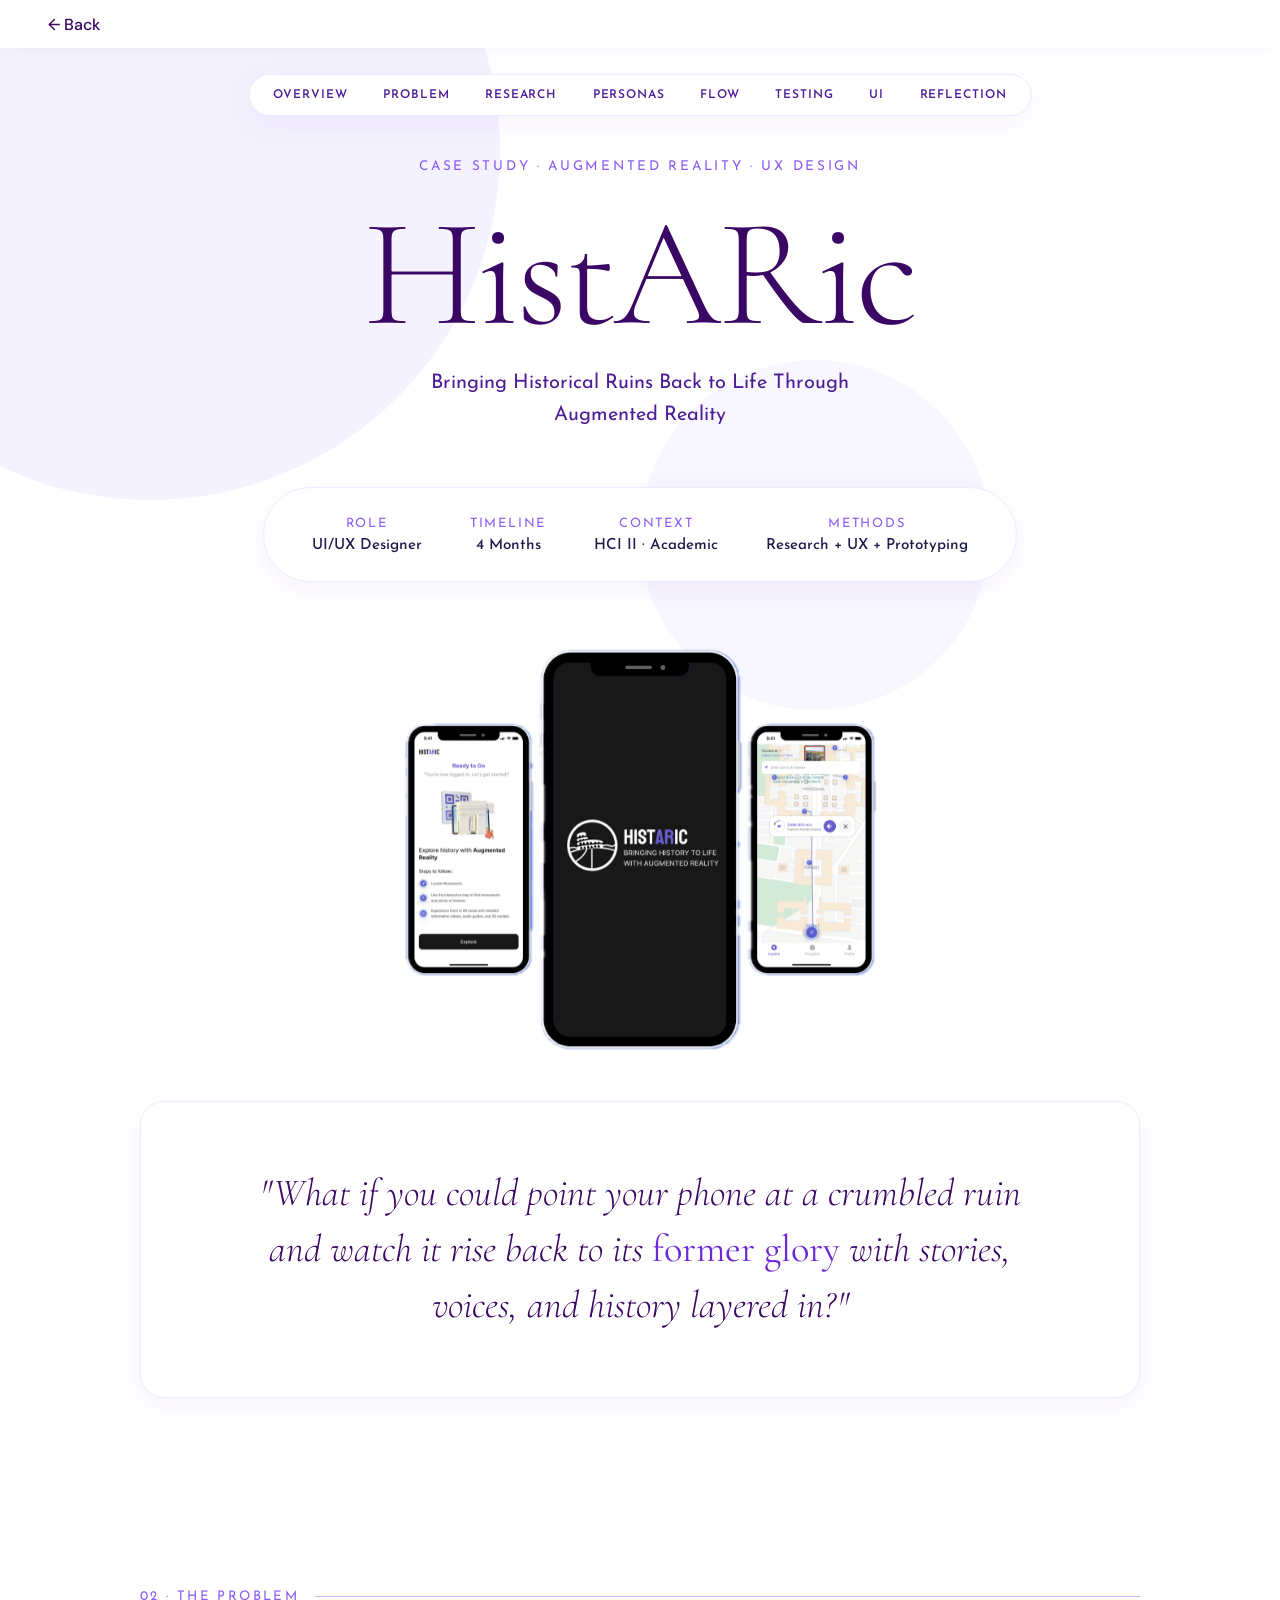
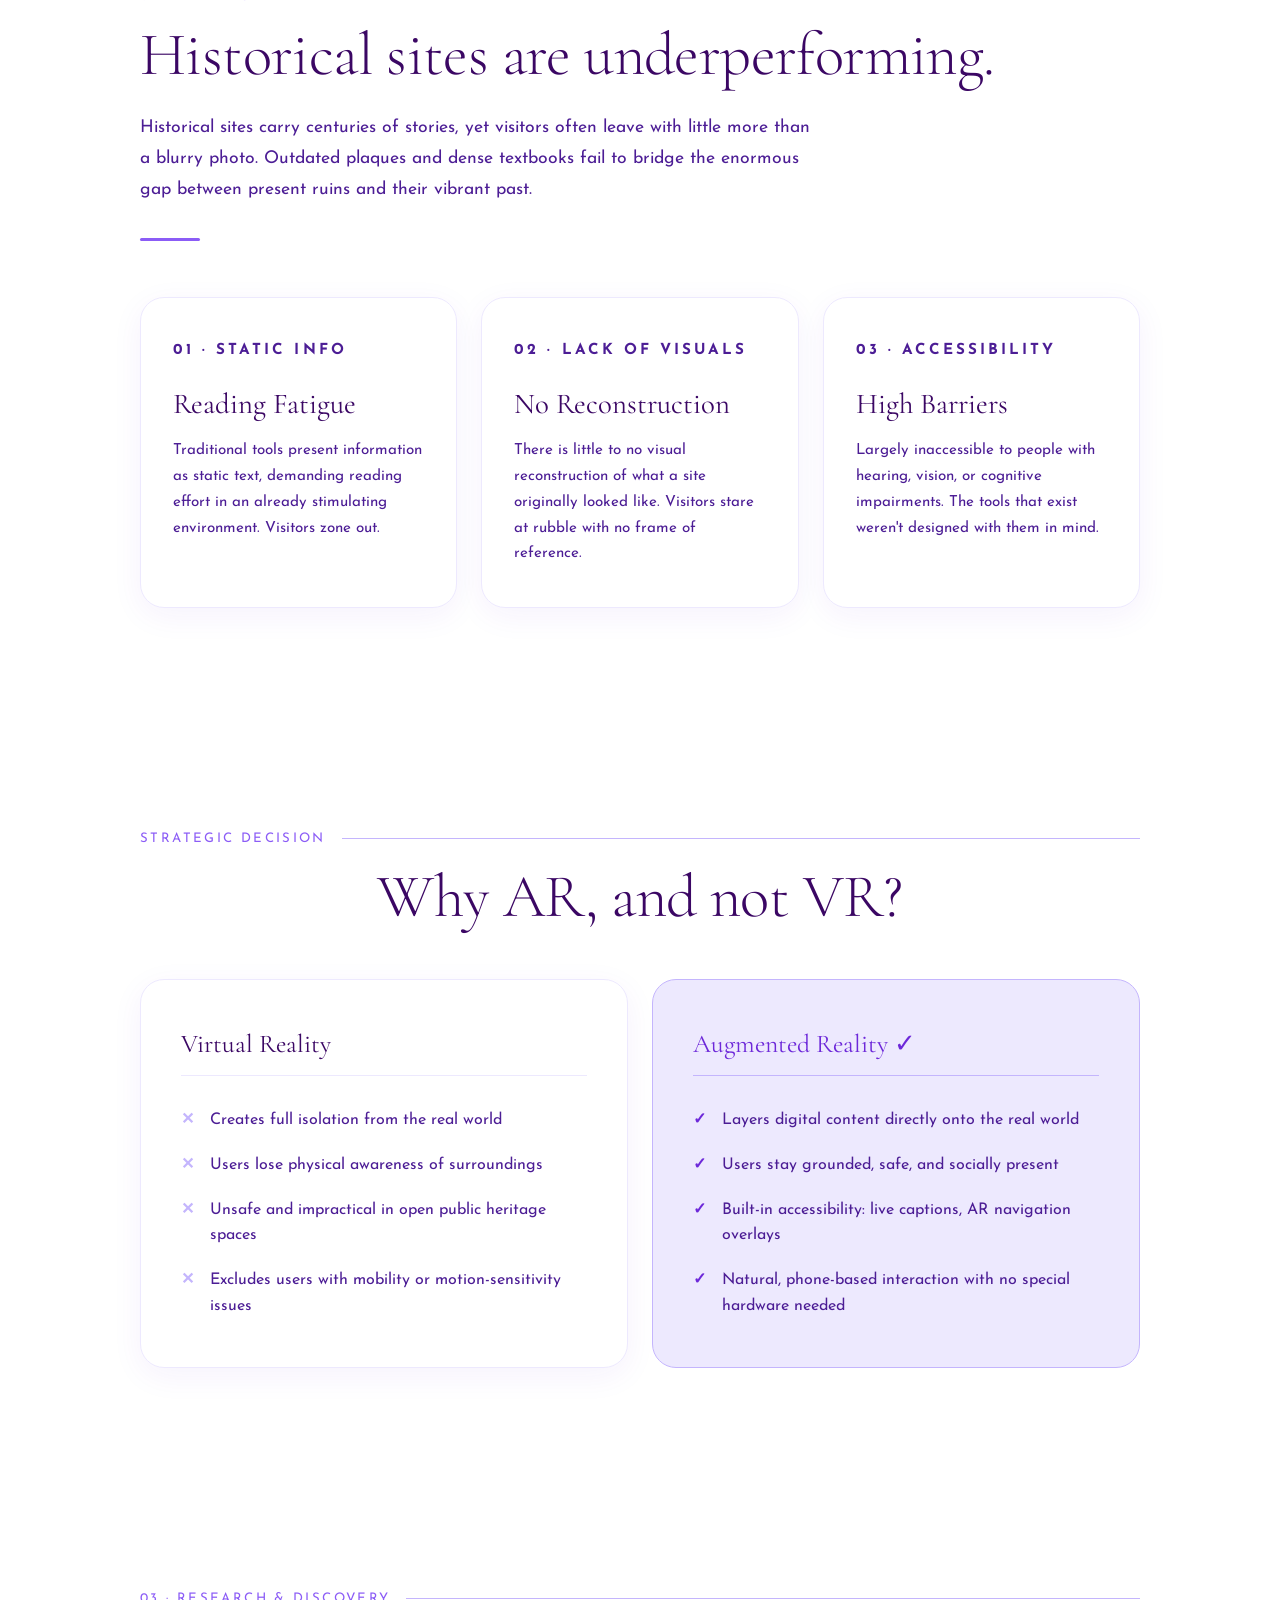
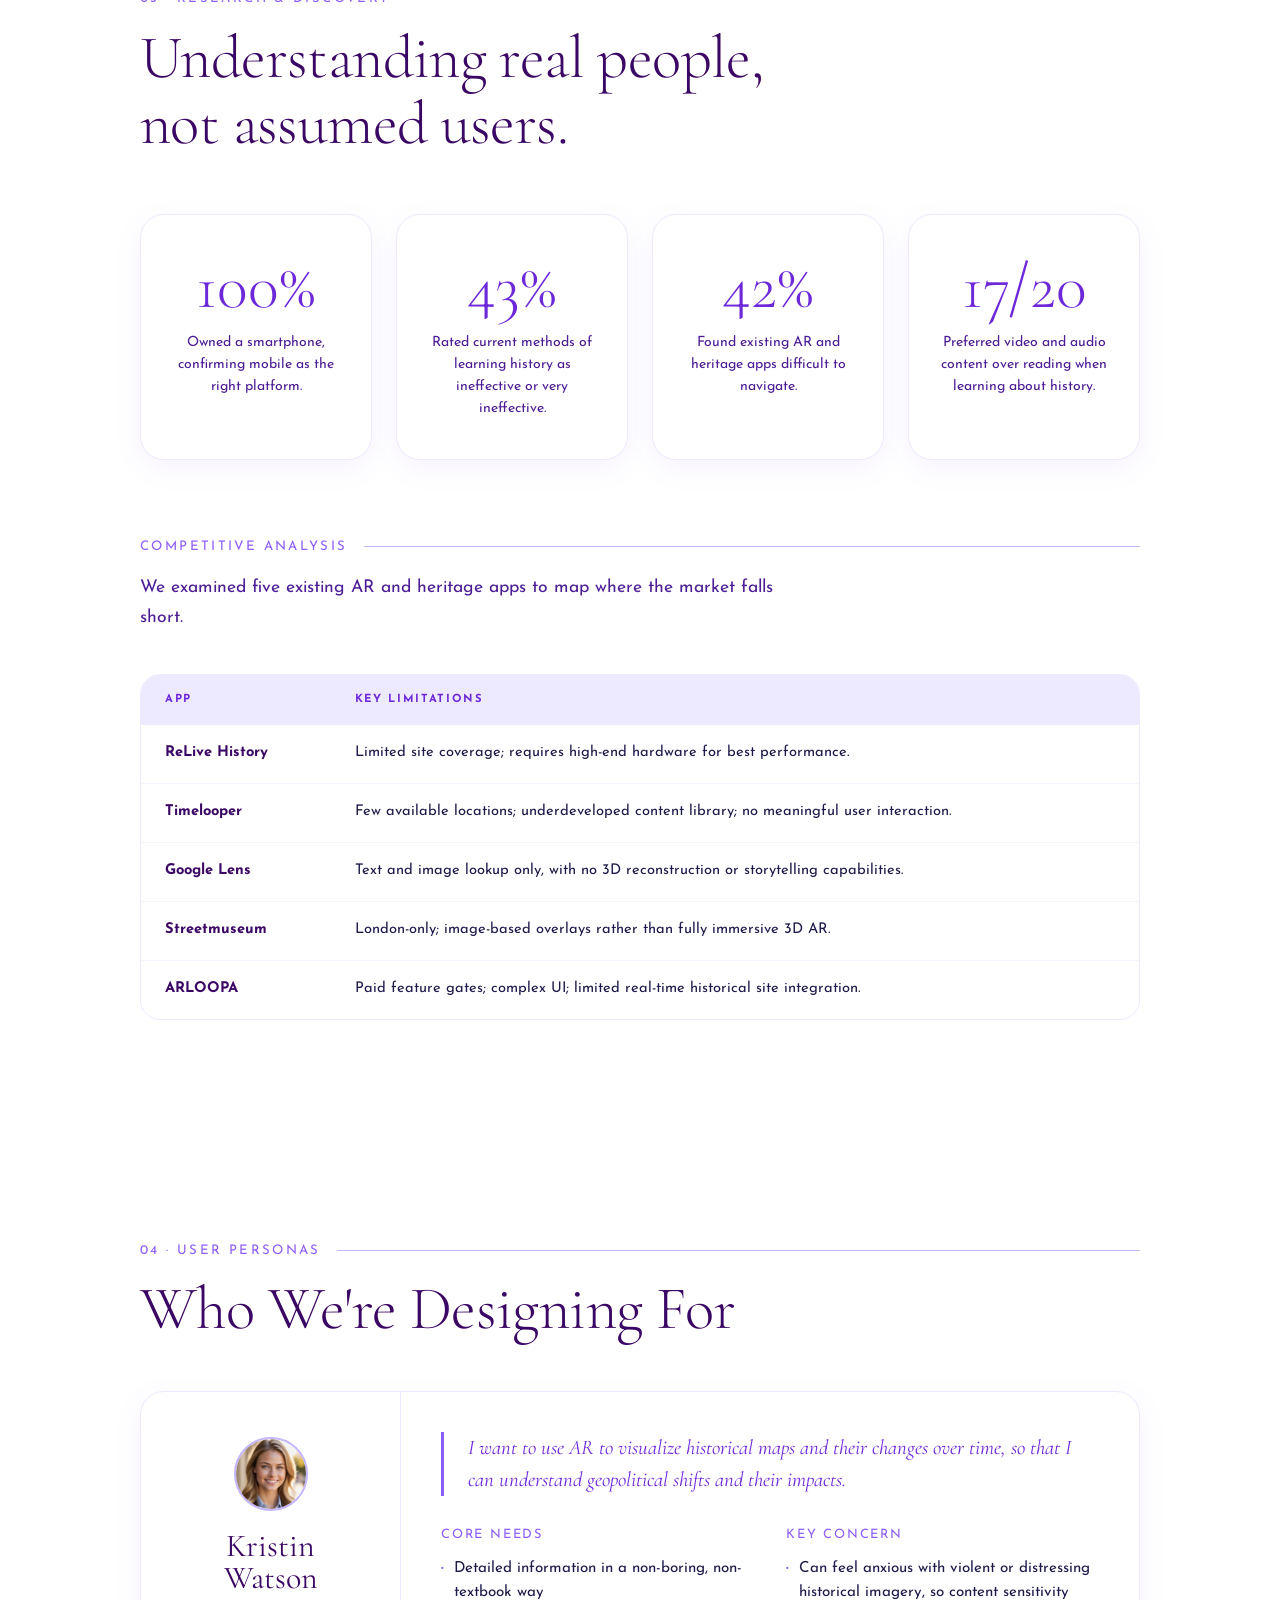
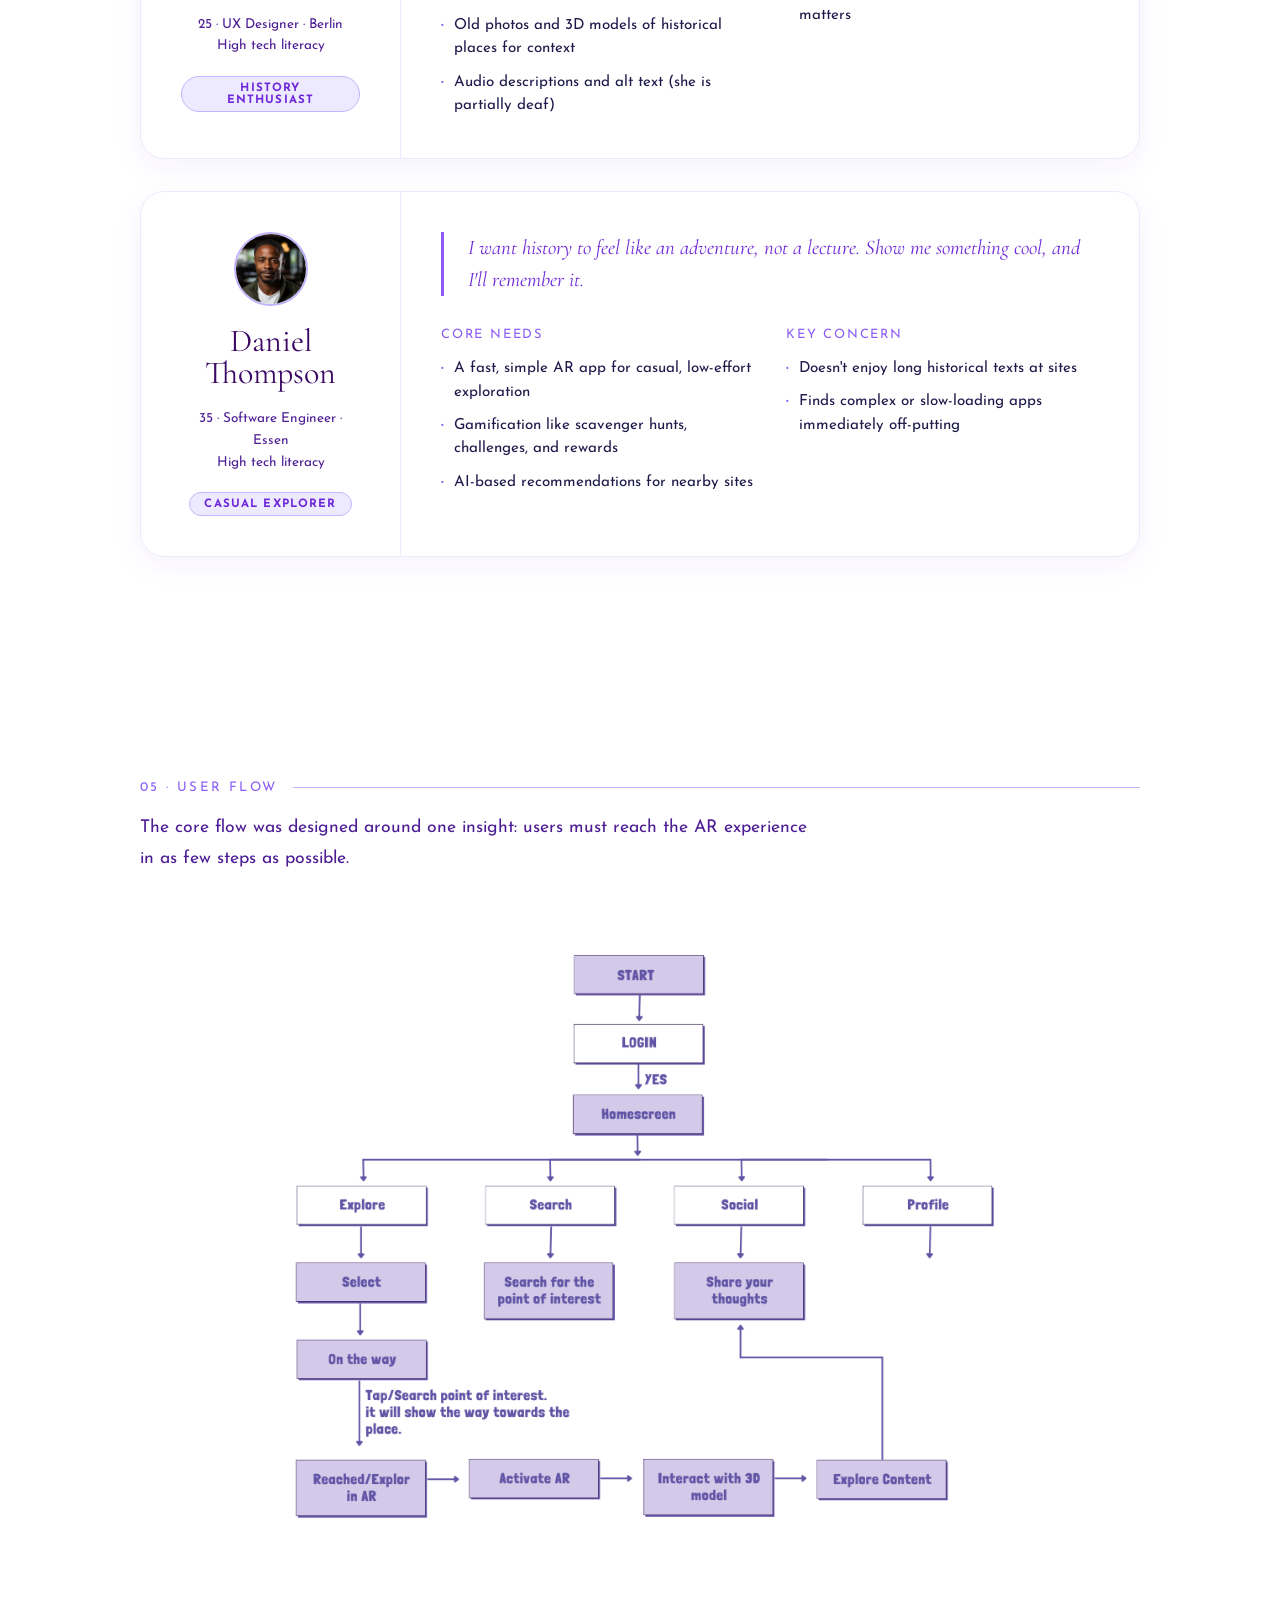
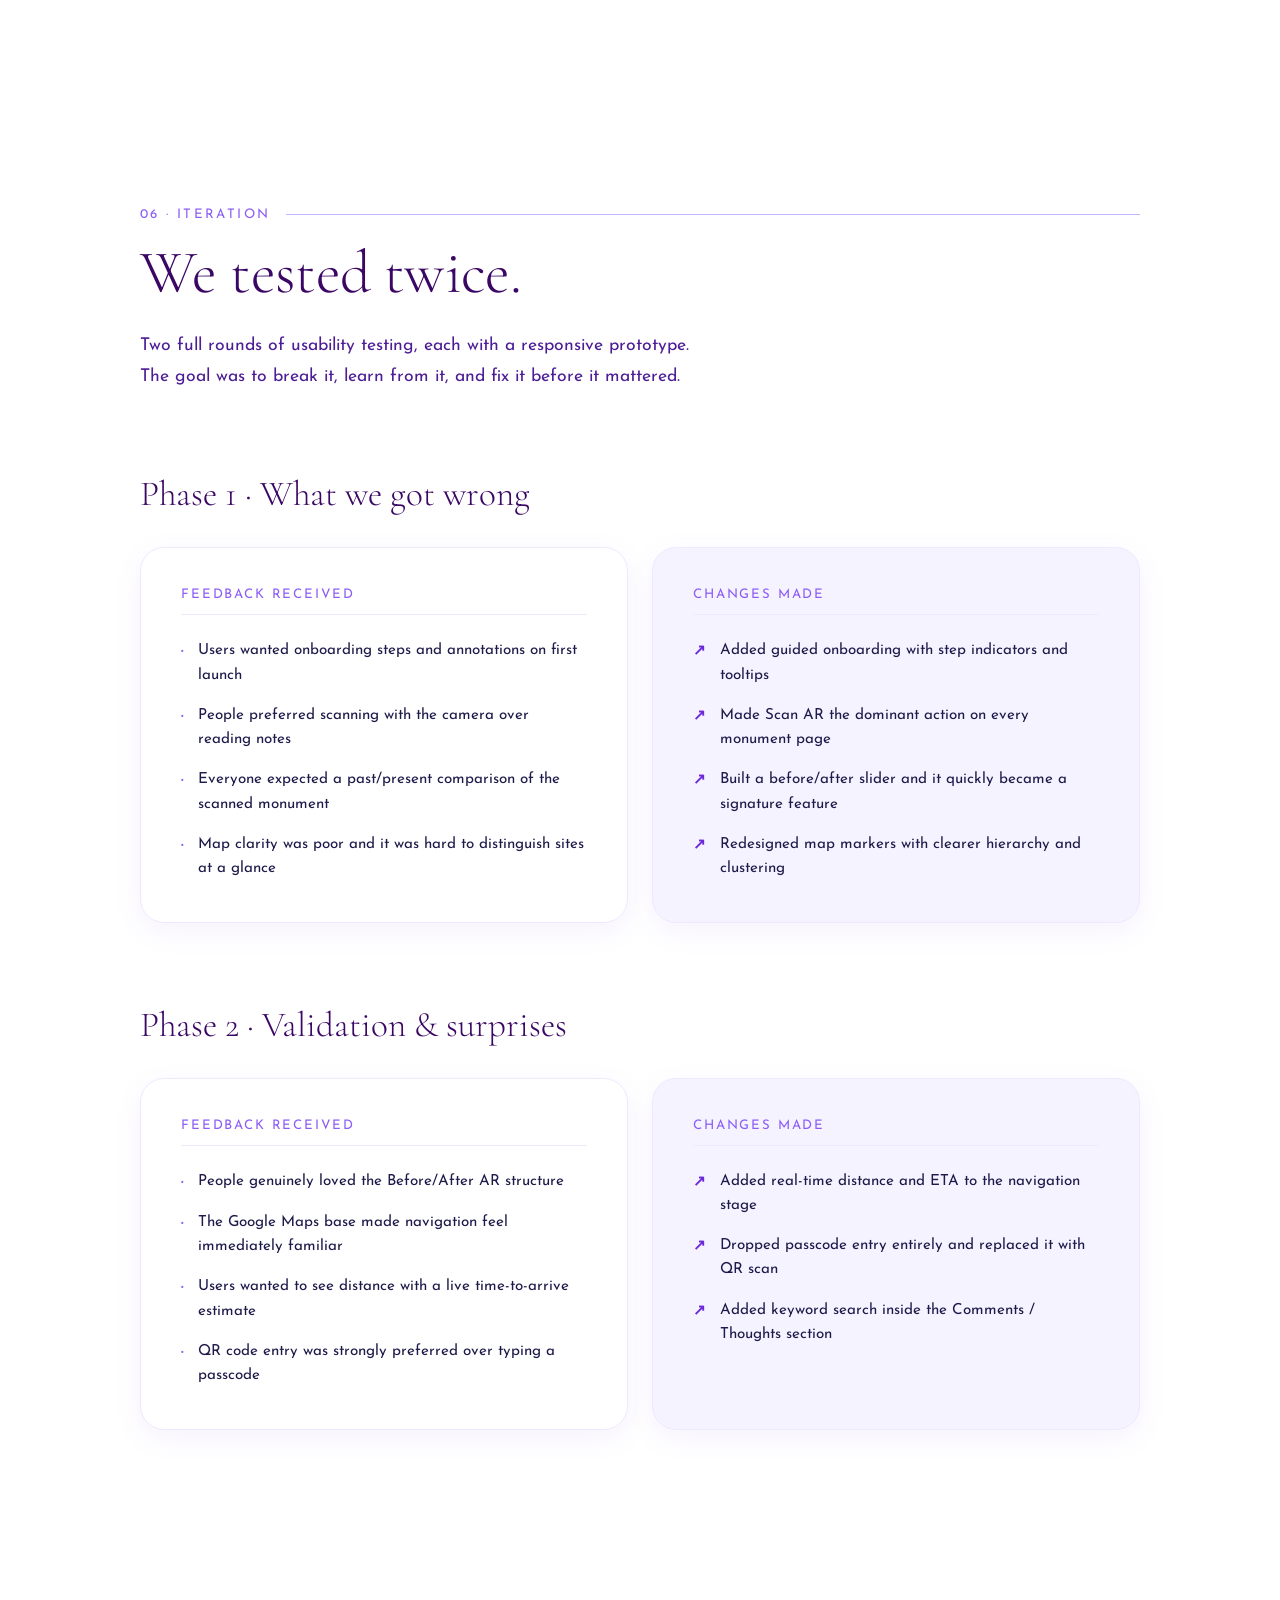
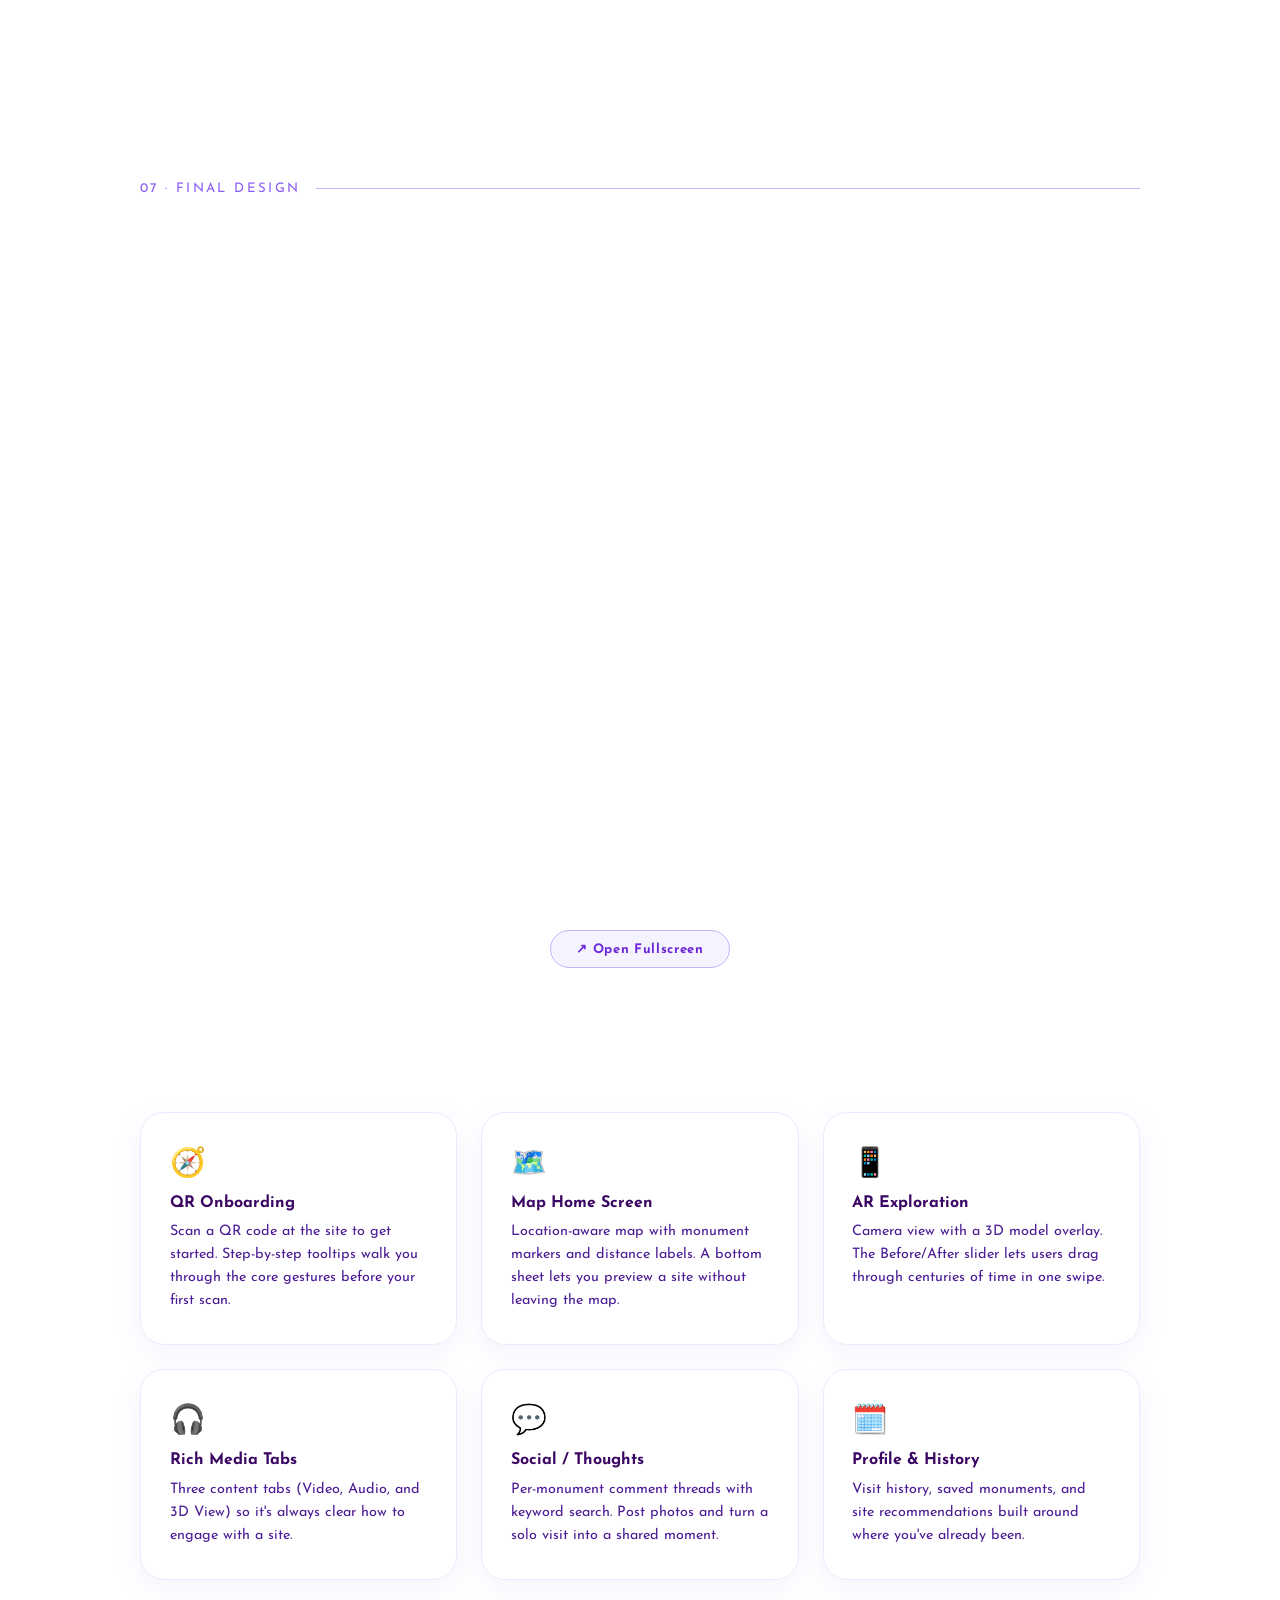
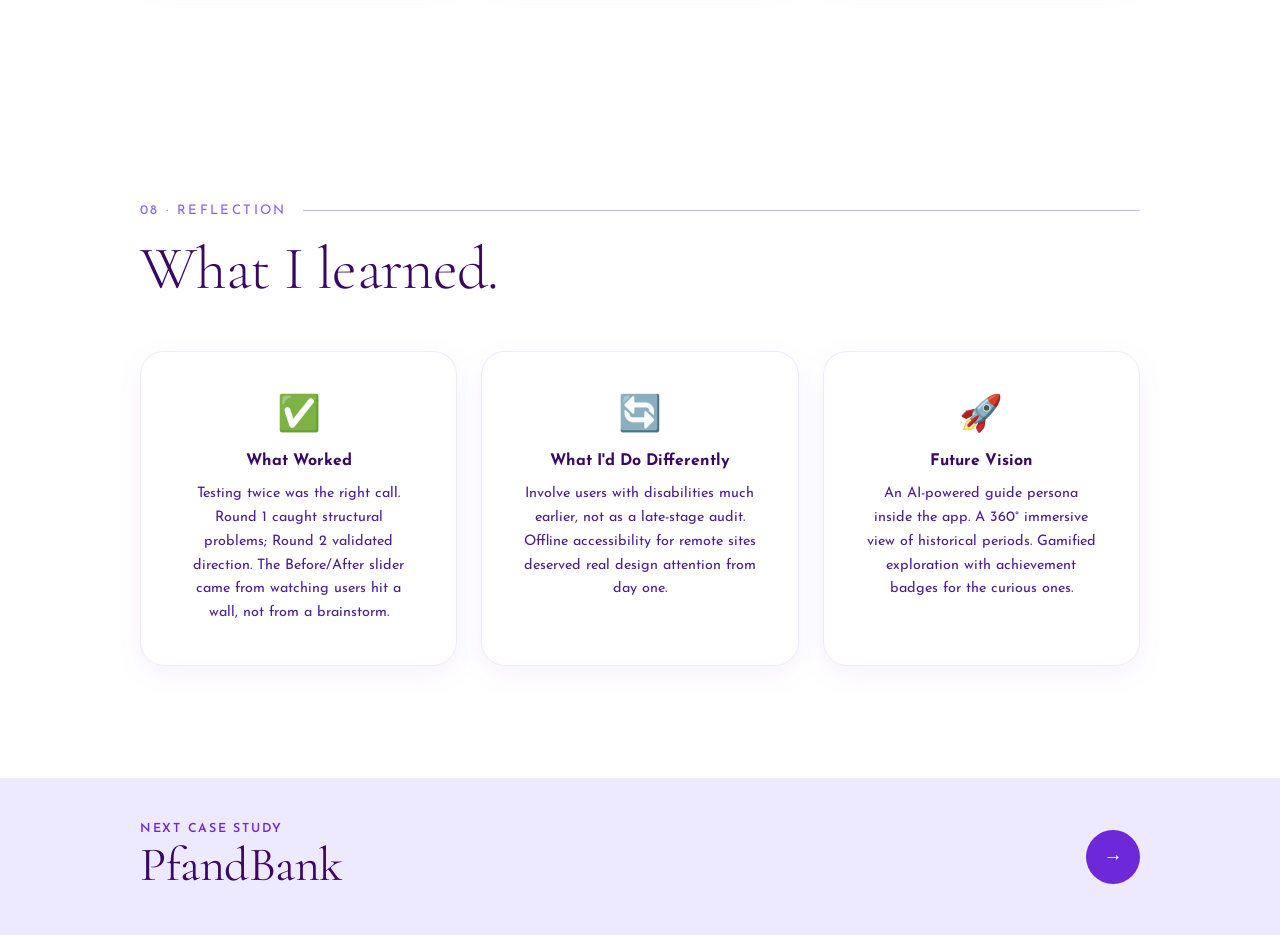
<file: case-study-3.html>
<!DOCTYPE html>
<html lang="en">
<head>
  <meta charset="UTF-8" />
  <meta name="viewport" content="width=device-width, initial-scale=1.0" />
  <title>HistARic Case Study | Titixa Kamani</title>
  <link rel="preconnect" href="https://fonts.googleapis.com">
  <link rel="preconnect" href="https://fonts.gstatic.com" crossorigin>
  <link href="https://fonts.googleapis.com/css2?family=Cormorant+Garamond:ital,wght@0,300;0,400;0,600;1,300;1,400&family=DM+Sans:wght@300;400;500&family=Josefin+Sans:wght@300;400;600;700&family=Londrina+Solid:wght@300;400;900&display=swap" rel="stylesheet">
  <style>
    *, *::before, *::after { box-sizing: border-box; margin: 0; padding: 0; }

    :root {
      --p1: #3b0764;
      --p2: #6d28d9;
      --p3: #8b5cf6;
      --p4: #c4b5fd;
      --p5: #ede9fe;
      --p6: #f5f3ff;
      --white: #ffffff;
      --text: #1e1b4b;
      --muted: #4c1d95;
    }

    html { scroll-behavior: smooth; }

    body {
      font-family: 'Josefin Sans', sans-serif;
      background: var(--white);
      color: var(--text);
      overflow-x: hidden;
    }

    /* ─── BACKGROUND SHAPES (No Gradients) ─── */
    .bg-canvas {
      position: fixed; inset: 0; z-index: 0; pointer-events: none; overflow: hidden;
    }
    .orb {
      position: absolute; border-radius: 50%; opacity: 0.6;
    }
    .orb-1 { width: 700px; height: 700px; background: var(--p5); top: -200px; left: -200px; animation: drift1 18s ease-in-out infinite; }
    .orb-2 { width: 500px; height: 500px; background: var(--white); bottom: 10%; right: -100px; animation: drift2 22s ease-in-out infinite; }
    .orb-3 { width: 350px; height: 350px; background: var(--p5); top: 40%; left: 50%; opacity: 0.4; animation: drift3 15s ease-in-out infinite; }

    @keyframes drift1 { 0%,100%{transform:translate(0,0) scale(1)} 50%{transform:translate(60px,40px) scale(1.05)} }
    @keyframes drift2 { 0%,100%{transform:translate(0,0) scale(1)} 50%{transform:translate(-40px,-60px) scale(1.08)} }
    @keyframes drift3 { 0%,100%{transform:translate(-50%,0) scale(1)} 50%{transform:translate(-50%,-30px) scale(0.95)} }

    /* ─── LAYOUT ─── */
    .wrap { max-width: 1080px; margin: 0 auto; padding: 0 2.5rem; position: relative; z-index: 2; }

    /* ─── SOLID CARDS (Replaced Glass) ─── */
    .glass {
      background: var(--white);
      border: 1px solid var(--p5);
      border-radius: 24px;
      box-shadow: 0 8px 32px rgba(109,40,217,0.06);
    }
    .glass-dark {
      background: var(--p5);
      border: 1px solid var(--p4);
      border-radius: 24px;
    }

    /* ─── NAV ─── */
    .nav {
      position: fixed; top: 4.6rem; left: 50%; transform: translateX(-50%);
      z-index: 100; display: flex; gap: 0; padding: 0.35rem;
    }
    .nav a {
      color: var(--muted); text-decoration: none;
      font-size: 0.75rem; font-weight: 600; letter-spacing: 0.08em;
      text-transform: uppercase; padding: 0.55rem 1.1rem; border-radius: 50px;
      transition: all 0.25s ease;
    }
    .nav a:hover { background: var(--p5); color: var(--p2); }

    /* ─── TOPBAR ─── */
    .cs3-topbar {
      position: sticky; top: 0; z-index: 110;
      display: flex; justify-content: space-between; align-items: center;
      padding: 0.85rem clamp(1rem, 5vw, 3rem);
      background: var(--white);
      box-shadow: 0 2px 12px rgba(109,40,217,0.04);
    }
    .cs3-topbar .logo-text strong {
      font-size: 0.95rem; font-weight: 700; letter-spacing: 0.02em;
      color: var(--text);
    }
    .cs3-back-btn {
      display: inline-flex; align-items: center; gap: 0.35rem;
      position: relative; padding: 0; border: 0; border-radius: 0; background: none;
      color: #e03a0e; font-family: 'DM Sans', sans-serif;
      font-size: clamp(1rem, 1.15vw, 1.22rem); font-weight: 500;
      text-decoration: none; transition: opacity 0.2s;
    }
    .cs3-back-btn::after {
      content: ""; position: absolute; bottom: -3px; left: 0; width: 0; height: 1px;
      background: #e03a0e; transition: width 0.35s ease;
    }
    .cs3-back-btn:hover { opacity: 0.7; }
    .cs3-back-btn:hover::after { width: 100%; }

    /* ─── HERO ─── */
    .hero {
      min-height: 100vh; display: flex; flex-direction: column;
      align-items: center; justify-content: center;
      padding: 7rem 2.5rem 0; text-align: center; position: relative; z-index: 2;
    }
    .hero-eyebrow {
      font-family: 'Josefin Sans', sans-serif;
      font-size: 0.845rem; font-weight: 400; letter-spacing: 0.2em;
      text-transform: uppercase; color: var(--p3);
      margin-bottom: 2rem; opacity: 0; animation: fadeUp 0.8s 0.2s forwards;
    }
    .hero h1 {
      font-family: 'Cormorant Garamond', serif;
      font-size: clamp(5rem, 12vw, 10rem);
      font-weight: 300; line-height: 0.9; letter-spacing: -0.02em;
      color: var(--p1); margin-bottom: 1.5rem;
      opacity: 0; animation: fadeUp 0.9s 0.35s forwards;
    }
    .hero-sub {
      font-size: clamp(1rem, 2vw, 1.25rem); font-weight: 400;
      color: var(--muted); max-width: 560px; line-height: 1.6;
      margin-bottom: 3.5rem; opacity: 0; animation: fadeUp 0.9s 0.5s forwards;
    }
    .hero-meta {
      display: flex; gap: 3rem; justify-content: center; flex-wrap: wrap;
      opacity: 0; animation: fadeUp 0.9s 0.65s forwards;
    }
    .meta-item { text-align: center; }
    .meta-item label { display: block; font-family: 'Josefin Sans', sans-serif; font-size: 0.805rem; font-weight: 400; letter-spacing: 0.14em; text-transform: uppercase; color: var(--p3); margin-bottom: 0.4rem; }
    .meta-item span { font-size: 0.95rem; font-weight: 500; color: var(--text); }

    .hero-mockup {
      width: 100%; max-width: 780px;
      margin: 3rem auto 0;
      display: flex; align-items: center; justify-content: center;
      opacity: 0; animation: fadeUp 0.9s 0.8s forwards;
    }
    .hero-mockup img {
      width: 100%; height: auto; display: block; object-fit: contain;
    }

    /* ─── SECTION STRUCTURE ─── */
    section { padding: 7rem 0; position: relative; z-index: 2; }
    .section-label {
      font-family: 'Josefin Sans', sans-serif;
      font-size: 0.825rem; font-weight: 400; letter-spacing: 0.18em;
      text-transform: uppercase; color: var(--p3); margin-bottom: 1.2rem;
      display: flex; align-items: center; gap: 1rem;
    }
    .section-label::after { content: ''; flex: 1; height: 1px; background: var(--p4); }
    h2.display {
      font-family: 'Cormorant Garamond', serif; font-weight: 300;
      font-size: clamp(2.2rem, 5vw, 3.8rem); line-height: 1.1; letter-spacing: -0.01em;
      color: var(--p1); margin-bottom: 1.5rem;
    }
    .lead {
      font-size: 1.1rem; line-height: 1.75; color: var(--muted); max-width: 680px;
    }

    /* ─── PULL QUOTE ─── */
    .pull-quote-section { padding: 2rem 0 5rem; z-index: 2; position: relative; }
    .pull-quote { text-align: center; padding: 4rem 3rem; }
    .pull-quote p {
      font-family: 'Cormorant Garamond', serif;
      font-size: clamp(1.5rem, 3.5vw, 2.4rem);
      font-weight: 300; font-style: italic; line-height: 1.45;
      color: var(--p1); max-width: 820px; margin: 0 auto;
    }
    .pull-quote p em { color: var(--p2); font-style: normal; font-weight: 400; }

    /* ─── PROBLEM CARDS ─── */
    .problem-grid { display: grid; grid-template-columns: repeat(3,1fr); gap: 1.5rem; margin-top: 3.5rem; }
    .problem-card { padding: 2.5rem 2rem; cursor: pointer; transition: transform 0.4s cubic-bezier(0.16,1,0.3,1); }
    .problem-card:hover { transform: translateY(-6px); }
    .p-num { font-size: 0.65rem; font-weight: 700; letter-spacing: 0.2em; text-transform: uppercase; color: var(--p3); margin-bottom: 1.5rem; }
    .problem-card h3 { font-family: 'Cormorant Garamond', serif; font-size: 1.8rem; font-weight: 400; color: var(--p1); line-height: 1.2; margin-bottom: 1rem; }
    .problem-card p { font-size: 0.95rem; line-height: 1.7; color: var(--muted); }

    /* ─── STATS ─── */
    .stats-row { display: grid; grid-template-columns: repeat(4,1fr); gap: 1.5rem; margin-top: 3.5rem; }
    .stat-card { padding: 2.5rem 1.5rem; text-align: center; }
    .stat-n { font-family: 'Cormorant Garamond', serif; font-size: 4rem; font-weight: 300; color: var(--p2); line-height: 1; margin-bottom: 0.8rem; display: block; }
    .stat-card p { font-size: 0.88rem; line-height: 1.55; color: var(--muted); }

    /* ─── VR vs AR ─── */
    .vs-grid { display: grid; grid-template-columns: 1fr 1fr; gap: 1.5rem; margin-top: 3rem; }
    .vs-card { padding: 3rem 2.5rem; }
    .vs-card h3 { font-family: 'Cormorant Garamond', serif; font-size: 1.6rem; font-weight: 400; color: var(--p1); margin-bottom: 2rem; padding-bottom: 1rem; border-bottom: 1px solid var(--p5); }
    .vs-card.ar h3 { color: var(--p2); border-bottom-color: var(--p4); }
    .vs-list { list-style: none; display: flex; flex-direction: column; gap: 1.2rem; }
    .vs-list li { font-size: 1rem; line-height: 1.6; color: var(--muted); display: flex; gap: 1rem; align-items: flex-start; }
    .icon-no  { color: var(--p4); font-weight: 700; }
    .icon-yes { color: var(--p2); font-weight: 700; }

    /* ─── PERSONA ─── */
    .persona-wrap { display: flex; flex-direction: column; gap: 2rem; margin-top: 3rem; }
    .persona { display: grid; grid-template-columns: 260px 1fr; align-items: start; padding: 0; }
    .persona-left {
      padding: 2.5rem;
      border-right: 1px solid var(--p5);
      height: 100%;
      display: flex;
      flex-direction: column;
      justify-content: center;
      align-items: center;
      gap: 1.2rem;
      text-align: center;
    }
    .persona-avatar {
      width: 74px;
      height: 74px;
      border-radius: 50%;
      overflow: hidden;
      border: 2px solid var(--p4);
      background: var(--white);
      display: flex;
      align-items: center;
      justify-content: center;
    }
    .persona-avatar img {
      width: 100%;
      height: 100%;
      object-fit: cover;
      display: block;
    }
    .persona-name { font-family: 'Cormorant Garamond', serif; font-size: 2rem; font-weight: 400; color: var(--p1); line-height: 1; }
    .persona-demo { font-size: 0.85rem; line-height: 1.6; color: var(--muted); }
    .tag { display: inline-block; padding: 0.3rem 0.9rem; background: var(--p5); color: var(--p2); border-radius: 50px; font-size: 0.72rem; font-weight: 700; letter-spacing: 0.1em; text-transform: uppercase; border: 1px solid var(--p4); }
    .persona-right { padding: 2.5rem; }
    .persona-quote { font-family: 'Cormorant Garamond', serif; font-style: italic; font-size: 1.3rem; line-height: 1.55; color: var(--p2); margin-bottom: 2rem; padding-left: 1.5rem; border-left: 3px solid var(--p3); }
    .persona-cols { display: grid; grid-template-columns: 1fr 1fr; gap: 2rem; }
    .persona-cols h4 { font-family: 'Josefin Sans', sans-serif; font-size: 0.805rem; font-weight: 400; letter-spacing: 0.14em; text-transform: uppercase; color: var(--p3); margin-bottom: 1rem; }
    .persona-cols ul { list-style: none; display: flex; flex-direction: column; gap: 0.6rem; }
    .persona-cols li { font-size: 0.95rem; line-height: 1.55; color: var(--text); display: flex; gap: 0.6rem; }
    .persona-cols li::before { content: '·'; color: var(--p3); font-weight: 700; }

    /* ─── COMPETITIVE TABLE ─── */
    .comp-table { width: 100%; border-collapse: separate; border-spacing: 0; margin-top: 2.5rem; border-radius: 20px; overflow: hidden; background: var(--white); border: 1px solid var(--p5); }
    .comp-table th { background: var(--p5); color: var(--p2); font-size: 0.7rem; font-weight: 700; letter-spacing: 0.15em; text-transform: uppercase; padding: 1.2rem 1.5rem; text-align: left; }
    .comp-table td { padding: 1.1rem 1.5rem; font-size: 0.92rem; line-height: 1.55; color: var(--text); border-bottom: 1px solid var(--p6); }
    .comp-table tr:last-child td { border-bottom: none; }
    .comp-table tr:hover td { background: var(--p6); }
    .app-name { font-weight: 700; color: var(--p1); }

    /* ─── TESTING ─── */
    .testing-split { display: grid; grid-template-columns: 1fr 1fr; gap: 1.5rem; margin-top: 2rem; }
    .testing-col { padding: 2.5rem; }
    .testing-col h4 { font-family: 'Josefin Sans', sans-serif; font-size: 0.825rem; font-weight: 400; letter-spacing: 0.14em; text-transform: uppercase; color: var(--p3); margin-bottom: 1.5rem; padding-bottom: 0.8rem; border-bottom: 1px solid var(--p5); }
    .testing-col ul { list-style: none; display: flex; flex-direction: column; gap: 1rem; }
    .testing-col li { font-size: 0.95rem; line-height: 1.6; color: var(--text); display: flex; gap: 0.9rem; }
    .testing-col li .icon { color: var(--p3); font-weight: 700; flex-shrink: 0; margin-top: 1px; }
    .testing-col.right { background: var(--p6); }
    .testing-col.right li .icon { color: var(--p2); }
    .phase-label { font-family: 'Cormorant Garamond', serif; font-size: 2.2rem; font-weight: 300; color: var(--p1); margin: 5rem 0 0.5rem; }

    /* ─── FIGMA EMBED ─── */
    #design { background: #ffffff; }

    .proto-wrapper {
      display: flex; flex-direction: column; align-items: center; margin-top: 1rem; gap: 1rem;
    }
    .proto-frame {
      position: relative; width: min(100%, 320px);
    }
    .proto-frame iframe {
      border: none;
      width: 100%;
      height: 680px;
      border-radius: 0;
      display: block;
      box-shadow: none;
      outline: none;
    }
    .proto-clip {
      overflow: hidden;
      margin-left: -40px;
      margin-right: -22px;
      height: 700px;
    }
    .proto-clip iframe {
      width: calc(100% + 62px);
      height: 700px;
    }
    .fullscreen-btn {
      display: inline-flex; align-items: center; gap: 0.5rem;
      padding: 0.65rem 1.6rem; border-radius: 50px;
      background: var(--p6);
      color: var(--p2); font-size: 0.82rem; font-weight: 700;
      text-decoration: none; letter-spacing: 0.05em;
      border: 1px solid var(--p4);
      transition: all 0.25s ease;
    }
    .fullscreen-btn:hover { background: var(--p5); transform: translateY(-1px); }

    /* ─── OVERRIDE INLINE GRADIENTS ─── */
    div[style*="linear-gradient"] {
      background: var(--white) !important;
    }

    /* ─── FINAL DESIGN ─── */
    .feature-grid { display: grid; grid-template-columns: repeat(3, 1fr); gap: 1.5rem; margin-top: 3rem; }
    .feature-card { padding: 2rem 1.8rem; }
    .feature-icon { font-size: 1.8rem; margin-bottom: 1rem; }
    .feature-card h4 { font-size: 1rem; font-weight: 700; color: var(--p1); margin-bottom: 0.6rem; }
    .feature-card p { font-size: 0.9rem; line-height: 1.6; color: var(--muted); }

    .proto-btn {
      display: inline-flex; align-items: center; gap: 0.6rem;
      background: var(--p2); color: white;
      padding: 1rem 2.5rem; border-radius: 50px;
      font-size: 0.9rem; font-weight: 600; text-decoration: none;
      letter-spacing: 0.05em; margin-top: 3rem;
      transition: all 0.3s ease;
    }
    .proto-btn:hover { background: var(--p1); transform: translateY(-2px); }

    /* ─── REFLECTION ─── */
    .reflect-grid { display: grid; grid-template-columns: repeat(3,1fr); gap: 1.5rem; margin-top: 3rem; }
    .reflect-card { padding: 2.5rem; text-align: center; }
    .reflect-card .emoji { font-size: 2.2rem; margin-bottom: 1.2rem; display: block; }
    .reflect-card h4 { font-size: 1rem; font-weight: 700; color: var(--p1); margin-bottom: 0.8rem; }
    .reflect-card p { font-size: 0.9rem; line-height: 1.65; color: var(--muted); }

    /* ─── CASE NAV ─── */
    .cs3-next-cs { background: var(--p5); padding: 2.8rem 0; }
    .cs3-next-cs-inner {
      max-width: 1080px;
      margin: 0 auto;
      padding: 0 2.5rem;
      display: flex;
      justify-content: space-between;
      align-items: center;
      gap: 1rem;
    }
    .cs3-next-label {
      display: block;
      font-family: 'Josefin Sans', sans-serif;
      font-size: 0.78rem;
      font-weight: 600;
      letter-spacing: 0.14em;
      text-transform: uppercase;
      color: var(--p2);
      margin-bottom: 0.35rem;
    }
    .cs3-next-title {
      display: block;
      font-family: 'Cormorant Garamond', serif;
      font-size: clamp(1.8rem, 3.8vw, 3rem);
      font-weight: 400;
      color: var(--p1);
      letter-spacing: -0.01em;
      line-height: 1.05;
    }
    .cs3-next-arrow {
      width: 54px;
      height: 54px;
      border-radius: 50%;
      background: var(--p2);
      color: #fff;
      display: inline-flex;
      align-items: center;
      justify-content: center;
      text-decoration: none;
      font-size: 1.2rem;
      transition: transform 0.22s ease, background 0.22s ease;
      flex-shrink: 0;
    }
    .cs3-next-arrow:hover { background: var(--p1); transform: translateY(-1px) scale(1.05); }

    /* ─── CHAT CTA ─── */
    .cs3-chat-section { padding: 3rem 0 2rem; }
    .cs3-chat-wrap { max-width: 1080px; margin: 0 auto; padding: 0 2.5rem; }
    .cs3-chat-trigger {
      display: inline-flex;
      align-items: center;
      justify-content: center;
      height: 46px;
      padding: 0 1.4rem;
      border-radius: 999px;
      border: 1px solid var(--p4);
      background: var(--p5);
      color: var(--p1);
      font-family: 'Josefin Sans', sans-serif;
      font-size: 0.95rem;
      font-weight: 700;
      text-decoration: none;
      cursor: pointer;
      transition: all 0.22s ease;
    }
    .cs3-chat-trigger:hover { background: var(--white); transform: translateY(-1px); }
    .cs3-chat-form {
      margin-top: 1.1rem;
      background: var(--white);
      border: 1px solid var(--p5);
      border-radius: 20px;
      padding: 1.4rem;
      display: none;
      box-shadow: 0 8px 28px rgba(109, 40, 217, 0.08);
    }
    .cs3-chat-form.is-open { display: block; }
    .cs3-chat-grid {
      display: grid;
      grid-template-columns: 1fr 1fr;
      gap: 0.9rem;
    }
    .cs3-chat-field { display: flex; flex-direction: column; gap: 0.35rem; }
    .cs3-chat-field label {
      font-size: 0.78rem;
      font-weight: 600;
      letter-spacing: 0.06em;
      text-transform: uppercase;
      color: var(--p2);
    }
    .cs3-chat-field input,
    .cs3-chat-field select,
    .cs3-chat-field textarea {
      width: 100%;
      border: 1px solid var(--p4);
      border-radius: 12px;
      padding: 0.7rem 0.8rem;
      font-family: 'Josefin Sans', sans-serif;
      font-size: 0.95rem;
      color: var(--text);
      background: #fff;
      outline: none;
    }
    .cs3-chat-field textarea { min-height: 120px; resize: vertical; }
    .cs3-chat-field.full { grid-column: 1/-1; }
    .cs3-chat-submit {
      margin-top: 1rem;
      display: inline-flex;
      align-items: center;
      justify-content: center;
      height: 44px;
      padding: 0 1.2rem;
      border-radius: 999px;
      border: none;
      background: var(--p2);
      color: #fff;
      font-family: 'Josefin Sans', sans-serif;
      font-size: 0.9rem;
      font-weight: 700;
      cursor: pointer;
    }
    .cs3-chat-submit:hover { background: var(--p1); }

    /* ─── FOOTER ─── */
    .footer-close { padding: 4rem 0 5rem; text-align: center; position: relative; z-index: 2; }
    .footer-close p { font-family: 'Cormorant Garamond', serif; font-style: italic; font-size: 1.3rem; color: var(--muted); margin-bottom: 0.5rem; }
    .footer-close strong { color: var(--p2); font-style: normal; font-weight: 400; }

    /* ─── DIVIDER ─── */
    .divider { width: 60px; height: 3px; background: var(--p3); margin: 2rem 0; border-radius: 2px; }

    /* ─── REVEAL ─── */
    .reveal { opacity: 0; transform: translateY(28px); transition: opacity 0.75s ease, transform 0.75s cubic-bezier(0.16,1,0.3,1); }
    .reveal.visible { opacity: 1; transform: translateY(0); }

    @keyframes fadeUp { from { opacity:0; transform:translateY(30px); } to { opacity:1; transform:translateY(0); } }

    @media (max-width: 900px) {
      .problem-grid, .stats-row, .vs-grid, .testing-split, .feature-grid, .reflect-grid { grid-template-columns: 1fr; }
      .persona { grid-template-columns: 1fr; }
      .persona-left { border-right: none; border-bottom: 1px solid var(--p5); }
      .persona-cols { grid-template-columns: 1fr; }
      .cs3-chat-grid { grid-template-columns: 1fr; }
      .cs3-next-cs-inner { flex-direction: column; align-items: flex-start; gap: 1.2rem; }
      .nav { display: none; }
      .hero h1 { font-size: clamp(3.5rem, 16vw, 6rem); }
      .wrap,
      .cs3-chat-wrap,
      .cs3-next-cs-inner { padding-left: 1.5rem; padding-right: 1.5rem; }
      .hero { min-height: auto; padding-top: 6.5rem; padding-left: 1.5rem; padding-right: 1.5rem; }
      .comp-table { display: block; overflow-x: auto; white-space: nowrap; }
      .proto-wrapper { align-items: flex-start; }
      .proto-frame { width: min(100%, 320px); }
      .fullscreen-btn { align-self: flex-start; }
    }

    @media (max-width: 560px) {
      .cs3-topbar { padding: 0.75rem 1rem; gap: 0.75rem; align-items: flex-start; }
      .cs3-back-btn { font-size: 0.95rem; padding: 0; }
      .hero,
      .wrap,
      .cs3-chat-wrap,
      .cs3-next-cs-inner { padding-left: 1rem; padding-right: 1rem; }
      section { padding: 4.5rem 0; }
      .pull-quote { padding: 2.2rem 1.2rem; }
      .problem-card,
      .vs-card,
      .testing-col,
      .feature-card,
      .reflect-card,
      .persona-left,
      .persona-right,
      .cs3-chat-form { padding: 1.25rem; }
      .hero-meta { gap: 1rem 1.5rem; justify-content: flex-start; }
      .meta-item { text-align: left; }
      .persona-quote { font-size: 1.12rem; padding-left: 1rem; }
      .proto-wrapper { align-items: center; }
      .proto-frame { width: min(100%, 250px); }
      .proto-frame iframe,
      .proto-clip,
      .proto-clip iframe { height: 560px; }
      .proto-clip { margin-left: 0; margin-right: 0; }
      .proto-clip iframe { width: 100%; }
      .fullscreen-btn { align-self: center; }
      .cs3-next-arrow { width: 48px; height: 48px; }
    }
  </style>
</head>
<body>

<div class="bg-canvas">
  <div class="orb orb-1"></div>
  <div class="orb orb-2"></div>
  <div class="orb orb-3"></div>
</div>

<nav class="nav glass">
  <a href="#overview">Overview</a>
  <a href="#problem">Problem</a>
  <a href="#research">Research</a>
  <a href="#personas">Personas</a>
  <a href="#design">Flow</a>
  <a href="#testing">Testing</a>
  <a href="#final">UI</a>
  <a href="#reflection">Reflection</a>
</nav>

<header class="cs3-topbar">
  <a class="cs3-back-btn" href="index.html#works" style="color:#3b0764;">&#8592; Back</a>
</header>

<header id="overview" class="hero">
  <p class="hero-eyebrow">Case Study · Augmented Reality · UX Design</p>
  <h1>HistARic</h1>
  <p class="hero-sub">Bringing Historical Ruins Back to Life Through <br> Augmented Reality</p>

  <div class="hero-meta glass" style="padding: 1.8rem 3rem; border-radius: 50px;">
    <div class="meta-item"><label>Role</label><span>UI/UX Designer</span></div>
    <div class="meta-item"><label>Timeline</label><span>4 Months</span></div>
    <div class="meta-item"><label>Context</label><span>HCI II · Academic</span></div>
    <div class="meta-item"><label>Methods</label><span>Research + UX + Prototyping</span></div>
  </div>

  <div class="hero-mockup">
    <img src="HistARicThumbnail.png" alt="HistARic case study thumbnail" />
  </div>
</header>

<section class="pull-quote-section reveal">
  <div class="wrap">
    <div class="pull-quote glass">
      <p>"What if you could point your phone at a crumbled ruin and watch it rise back to its <em>former glory</em> with stories, voices, and history layered in?"</p>
    </div>
  </div>
</section>

<section id="problem" class="reveal">
  <div class="wrap">
    <p class="section-label">02 · The Problem</p>
    <h2 class="display">Historical sites are underperforming.</h2>
    <p class="lead">Historical sites carry centuries of stories, yet visitors often leave with little more than a blurry photo. Outdated plaques and dense textbooks fail to bridge the enormous gap between present ruins and their vibrant past.</p>
    <div class="divider"></div>

    <div class="problem-grid">
      <div class="problem-card glass">
        <p class="p-num">01 · Static Info</p>
        <h3>Reading Fatigue</h3>
        <p>Traditional tools present information as static text, demanding reading effort in an already stimulating environment. Visitors zone out.</p>
      </div>
      <div class="problem-card glass">
        <p class="p-num">02 · Lack of Visuals</p>
        <h3>No Reconstruction</h3>
        <p>There is little to no visual reconstruction of what a site originally looked like. Visitors stare at rubble with no frame of reference.</p>
      </div>
      <div class="problem-card glass">
        <p class="p-num">03 · Accessibility</p>
        <h3>High Barriers</h3>
        <p>Largely inaccessible to people with hearing, vision, or cognitive impairments. The tools that exist weren't designed with them in mind.</p>
      </div>
    </div>
  </div>
</section>

<section class="reveal">
  <div class="wrap">
    <p class="section-label" style="justify-content: center;">Strategic Decision</p>
    <h2 class="display" style="text-align: center;">Why AR, and not VR?</h2>
    <div class="vs-grid">
      <div class="glass vs-card">
        <h3>Virtual Reality</h3>
        <ul class="vs-list">
          <li><span class="icon-no">✕</span> Creates full isolation from the real world</li>
          <li><span class="icon-no">✕</span> Users lose physical awareness of surroundings</li>
          <li><span class="icon-no">✕</span> Unsafe and impractical in open public heritage spaces</li>
          <li><span class="icon-no">✕</span> Excludes users with mobility or motion-sensitivity issues</li>
        </ul>
      </div>
      <div class="glass-dark vs-card ar">
        <h3>Augmented Reality ✓</h3>
        <ul class="vs-list">
          <li><span class="icon-yes">✓</span> Layers digital content directly onto the real world</li>
          <li><span class="icon-yes">✓</span> Users stay grounded, safe, and socially present</li>
          <li><span class="icon-yes">✓</span> Built-in accessibility: live captions, AR navigation overlays</li>
          <li><span class="icon-yes">✓</span> Natural, phone-based interaction with no special hardware needed</li>
        </ul>
      </div>
    </div>
  </div>
</section>

<section id="research" class="reveal">
  <div class="wrap">
    <p class="section-label">03 · Research & Discovery</p>
    <h2 class="display">Understanding real people,<br>not assumed users.</h2>

    <div class="stats-row">
      <div class="stat-card glass">
        <span class="stat-n">100%</span>
        <p>Owned a smartphone, confirming mobile as the right platform.</p>
      </div>
      <div class="stat-card glass">
        <span class="stat-n">43%</span>
        <p>Rated current methods of learning history as ineffective or very ineffective.</p>
      </div>
      <div class="stat-card glass">
        <span class="stat-n">42%</span>
        <p>Found existing AR and heritage apps difficult to navigate.</p>
      </div>
      <div class="stat-card glass">
        <span class="stat-n">17/20</span>
        <p>Preferred video and audio content over reading when learning about history.</p>
      </div>
    </div>

    <div style="margin-top: 5rem;">
      <p class="section-label">Competitive Analysis</p>
      <p class="lead" style="margin-bottom: 0;">We examined five existing AR and heritage apps to map where the market falls short.</p>
      <table class="comp-table">
        <thead>
          <tr><th>App</th><th>Key Limitations</th></tr>
        </thead>
        <tbody>
          <tr><td><span class="app-name">ReLive History</span></td><td>Limited site coverage; requires high-end hardware for best performance.</td></tr>
          <tr><td><span class="app-name">Timelooper</span></td><td>Few available locations; underdeveloped content library; no meaningful user interaction.</td></tr>
          <tr><td><span class="app-name">Google Lens</span></td><td>Text and image lookup only, with no 3D reconstruction or storytelling capabilities.</td></tr>
          <tr><td><span class="app-name">Streetmuseum</span></td><td>London-only; image-based overlays rather than fully immersive 3D AR.</td></tr>
          <tr><td><span class="app-name">ARLOOPA</span></td><td>Paid feature gates; complex UI; limited real-time historical site integration.</td></tr>
        </tbody>
      </table>
    </div>
  </div>
</section>

<section id="personas" class="reveal">
  <div class="wrap">
    <p class="section-label">04 · User Personas</p>
    <h2 class="display">Who We're Designing For</h2>

    <div class="persona-wrap">
      <div class="persona glass">
        <div class="persona-left">
          <div class="persona-avatar"><img src="Kristin Watson.png" alt="Kristin Watson profile picture" /></div>
          <h3 class="persona-name">Kristin Watson</h3>
          <p class="persona-demo">25 · UX Designer · Berlin<br>High tech literacy</p>
          <span class="tag">History Enthusiast</span>
        </div>
        <div class="persona-right">
          <p class="persona-quote">I want to use AR to visualize historical maps and their changes over time, so that I can understand geopolitical shifts and their impacts.</p>
          <div class="persona-cols">
            <div>
              <h4>Core Needs</h4>
              <ul>
                <li>Detailed information in a non-boring, non-textbook way</li>
                <li>Old photos and 3D models of historical places for context</li>
                <li>Audio descriptions and alt text (she is partially deaf)</li>
              </ul>
            </div>
            <div>
              <h4>Key Concern</h4>
              <ul>
                <li>Can feel anxious with violent or distressing historical imagery, so content sensitivity matters</li>
              </ul>
            </div>
          </div>
        </div>
      </div>

      <div class="persona glass">
        <div class="persona-left">
          <div class="persona-avatar"><img src="Daniel Thompson.png" alt="Daniel Thompson profile picture" /></div>
          <h3 class="persona-name">Daniel Thompson</h3>
          <p class="persona-demo">35 · Software Engineer · Essen<br>High tech literacy</p>
          <span class="tag">Casual Explorer</span>
        </div>
        <div class="persona-right">
          <p class="persona-quote">I want history to feel like an adventure, not a lecture. Show me something cool, and I'll remember it.</p>
          <div class="persona-cols">
            <div>
              <h4>Core Needs</h4>
              <ul>
                <li>A fast, simple AR app for casual, low-effort exploration</li>
                <li>Gamification like scavenger hunts, challenges, and rewards</li>
                <li>AI-based recommendations for nearby sites</li>
              </ul>
            </div>
            <div>
              <h4>Key Concern</h4>
              <ul>
                <li>Doesn't enjoy long historical texts at sites</li>
                <li>Finds complex or slow-loading apps immediately off-putting</li>
              </ul>
            </div>
          </div>
        </div>
      </div>
    </div>
  </div>
</section>

<section id="design" class="reveal">
  <div class="wrap">
    <p class="section-label">05 · User Flow</p>
    <p class="lead">The core flow was designed around one insight: users must reach the AR experience in as few steps as possible.</p>

    <div style="margin-top: 4rem;">
      <img src="HistAric Workflow(1) .png" alt="HistARic user flow diagram" style="width: min(100%, 860px); height: auto; display: block; object-fit: contain; margin: 0 auto;" />
    </div>

  
  </div>
</section>

<section id="testing" class="reveal">
  <div class="wrap">
    <p class="section-label">06 · Iteration</p>
    <h2 class="display">We tested twice.</h2>
    <p class="lead">Two full rounds of usability testing, each with a responsive prototype.<br>The goal was to break it, learn from it, and fix it before it mattered.</p>

    <h3 class="phase-label">Phase 1 · What we got wrong</h3>
    <div class="testing-split">
      <div class="testing-col glass">
        <h4>Feedback Received</h4>
        <ul>
          <li><span class="icon">·</span> Users wanted onboarding steps and annotations on first launch</li>
          <li><span class="icon">·</span> People preferred scanning with the camera over reading notes</li>
          <li><span class="icon">·</span> Everyone expected a past/present comparison of the scanned monument</li>
          <li><span class="icon">·</span> Map clarity was poor and it was hard to distinguish sites at a glance</li>
        </ul>
      </div>
      <div class="testing-col glass right">
        <h4>Changes Made</h4>
        <ul>
          <li><span class="icon">↗</span> Added guided onboarding with step indicators and tooltips</li>
          <li><span class="icon">↗</span> Made Scan AR the dominant action on every monument page</li>
          <li><span class="icon">↗</span> Built a before/after slider and it quickly became a signature feature</li>
          <li><span class="icon">↗</span> Redesigned map markers with clearer hierarchy and clustering</li>
        </ul>
      </div>
    </div>

    <h3 class="phase-label">Phase 2 · Validation & surprises</h3>
    <div class="testing-split">
      <div class="testing-col glass">
        <h4>Feedback Received</h4>
        <ul>
          <li><span class="icon">·</span> People genuinely loved the Before/After AR structure</li>
          <li><span class="icon">·</span> The Google Maps base made navigation feel immediately familiar</li>
          <li><span class="icon">·</span> Users wanted to see distance with a live time-to-arrive estimate</li>
          <li><span class="icon">·</span> QR code entry was strongly preferred over typing a passcode</li>
        </ul>
      </div>
      <div class="testing-col glass right">
        <h4>Changes Made</h4>
        <ul>
          <li><span class="icon">↗</span> Added real-time distance and ETA to the navigation stage</li>
          <li><span class="icon">↗</span> Dropped passcode entry entirely and replaced it with QR scan</li>
          <li><span class="icon">↗</span> Added keyword search inside the Comments / Thoughts section</li>
        </ul>
      </div>
    </div>
  </div>
</section>

<section id="final" class="reveal">
  <div style="position: relative; width: 100%; margin: 2rem 0;">
    <div style="height: 80px; background: linear-gradient(to bottom, #f8f5ff, #ffffff);"></div>
    <div style="background: #ffffff; width: 100%; padding: 1rem 0;">
      <div class="wrap">
        <p class="section-label">07 · Final Design</p>
      </div>
      <div class="proto-wrapper">
      <div class="proto-frame">
        <div class="proto-clip">
          <iframe
            src="https://embed.figma.com/proto/S9vpoq6buRHibLeJUCThPp/HistARic--Copy-?page-id=0%3A1&node-id=422-1951&starting-point-node-id=422%3A1951&content-scaling=responsive&embed-host=share&bg-color=ffffff&hide-ui=1"
            allowfullscreen
            loading="lazy"
            title="HistARic final prototype"
          ></iframe>
        </div>
      </div>
      <a
        class="fullscreen-btn"
        href="https://embed.figma.com/proto/S9vpoq6buRHibLeJUCThPp/HistARic--Copy-?page-id=0%3A1&node-id=422-1951&starting-point-node-id=422%3A1951&content-scaling=responsive&embed-host=share"
        target="_blank" rel="noopener"
      >↗ Open Fullscreen</a>
    </div>
  </div>
    <div style="height: 80px; background: linear-gradient(to bottom, #ffffff, #f8f5ff);"></div>
  </div>

  <div class="wrap">
    <div class="feature-grid">
      <div class="feature-card glass">
        <div class="feature-icon">🧭</div>
        <h4>QR Onboarding</h4>
        <p>Scan a QR code at the site to get started. Step-by-step tooltips walk you through the core gestures before your first scan.</p>
      </div>
      <div class="feature-card glass">
        <div class="feature-icon">🗺️</div>
        <h4>Map Home Screen</h4>
        <p>Location-aware map with monument markers and distance labels. A bottom sheet lets you preview a site without leaving the map.</p>
      </div>
      <div class="feature-card glass">
        <div class="feature-icon">📱</div>
        <h4>AR Exploration</h4>
        <p>Camera view with a 3D model overlay. The Before/After slider lets users drag through centuries of time in one swipe.</p>
      </div>
      <div class="feature-card glass">
        <div class="feature-icon">🎧</div>
        <h4>Rich Media Tabs</h4>
        <p>Three content tabs (Video, Audio, and 3D View) so it's always clear how to engage with a site.</p>
      </div>
      <div class="feature-card glass">
        <div class="feature-icon">💬</div>
        <h4>Social / Thoughts</h4>
        <p>Per-monument comment threads with keyword search. Post photos and turn a solo visit into a shared moment.</p>
      </div>
      <div class="feature-card glass">
        <div class="feature-icon">🗓️</div>
        <h4>Profile & History</h4>
        <p>Visit history, saved monuments, and site recommendations built around where you've already been.</p>
      </div>
    </div>

    </div>

  
  </div>
</section>

<section id="reflection" class="reveal">
  <div class="wrap">
    <p class="section-label">08 · Reflection</p>
    <h2 class="display">What I learned.</h2>

    <div class="reflect-grid">
      <div class="reflect-card glass">
        <span class="emoji">✅</span>
        <h4>What Worked</h4>
        <p>Testing twice was the right call. Round 1 caught structural problems; Round 2 validated direction. The Before/After slider came from watching users hit a wall, not from a brainstorm.</p>
      </div>
      <div class="reflect-card glass">
        <span class="emoji">🔄</span>
        <h4>What I'd Do Differently</h4>
        <p>Involve users with disabilities much earlier, not as a late-stage audit. Offline accessibility for remote sites deserved real design attention from day one.</p>
      </div>
      <div class="reflect-card glass">
        <span class="emoji">🚀</span>
        <h4>Future Vision</h4>
        <p>An AI-powered guide persona inside the app. A 360° immersive view of historical periods. Gamified exploration with achievement badges for the curious ones.</p>
      </div>
    </div>
  </div>
</section>

<section class="cs3-next-cs reveal">
  <div class="cs3-next-cs-inner">
    <div>
      <span class="cs3-next-label">Next Case Study</span>
      <span class="cs3-next-title">PfandBank</span>
    </div>
    <a href="case-study-2.html" class="cs3-next-arrow" aria-label="Go to PfandBank">&#8594;</a>
  </div>
</section>



<script>
  const reveals = document.querySelectorAll('.reveal');
  const obs = new IntersectionObserver(entries => {
    entries.forEach(e => { if(e.isIntersecting) { e.target.classList.add('visible'); obs.unobserve(e.target); } });
  }, { threshold: 0.08 });
  reveals.forEach(el => obs.observe(el));

  document.querySelectorAll('.problem-grid, .stats-row, .vs-grid, .persona-wrap, .testing-split, .feature-grid, .reflect-grid').forEach(parent => {
    Array.from(parent.children).forEach((child, i) => {
      child.style.transitionDelay = `${i * 0.08}s`;
    });
  });

  const chatTrigger = document.getElementById('cs3-chat-trigger');
  const chatForm = document.getElementById('cs3-chat-form');
  if (chatTrigger && chatForm) {
    chatTrigger.addEventListener('click', () => {
      const isOpen = chatForm.classList.toggle('is-open');
      chatTrigger.setAttribute('aria-expanded', String(isOpen));
    });
  }
</script>

</body>
</html>
</file>
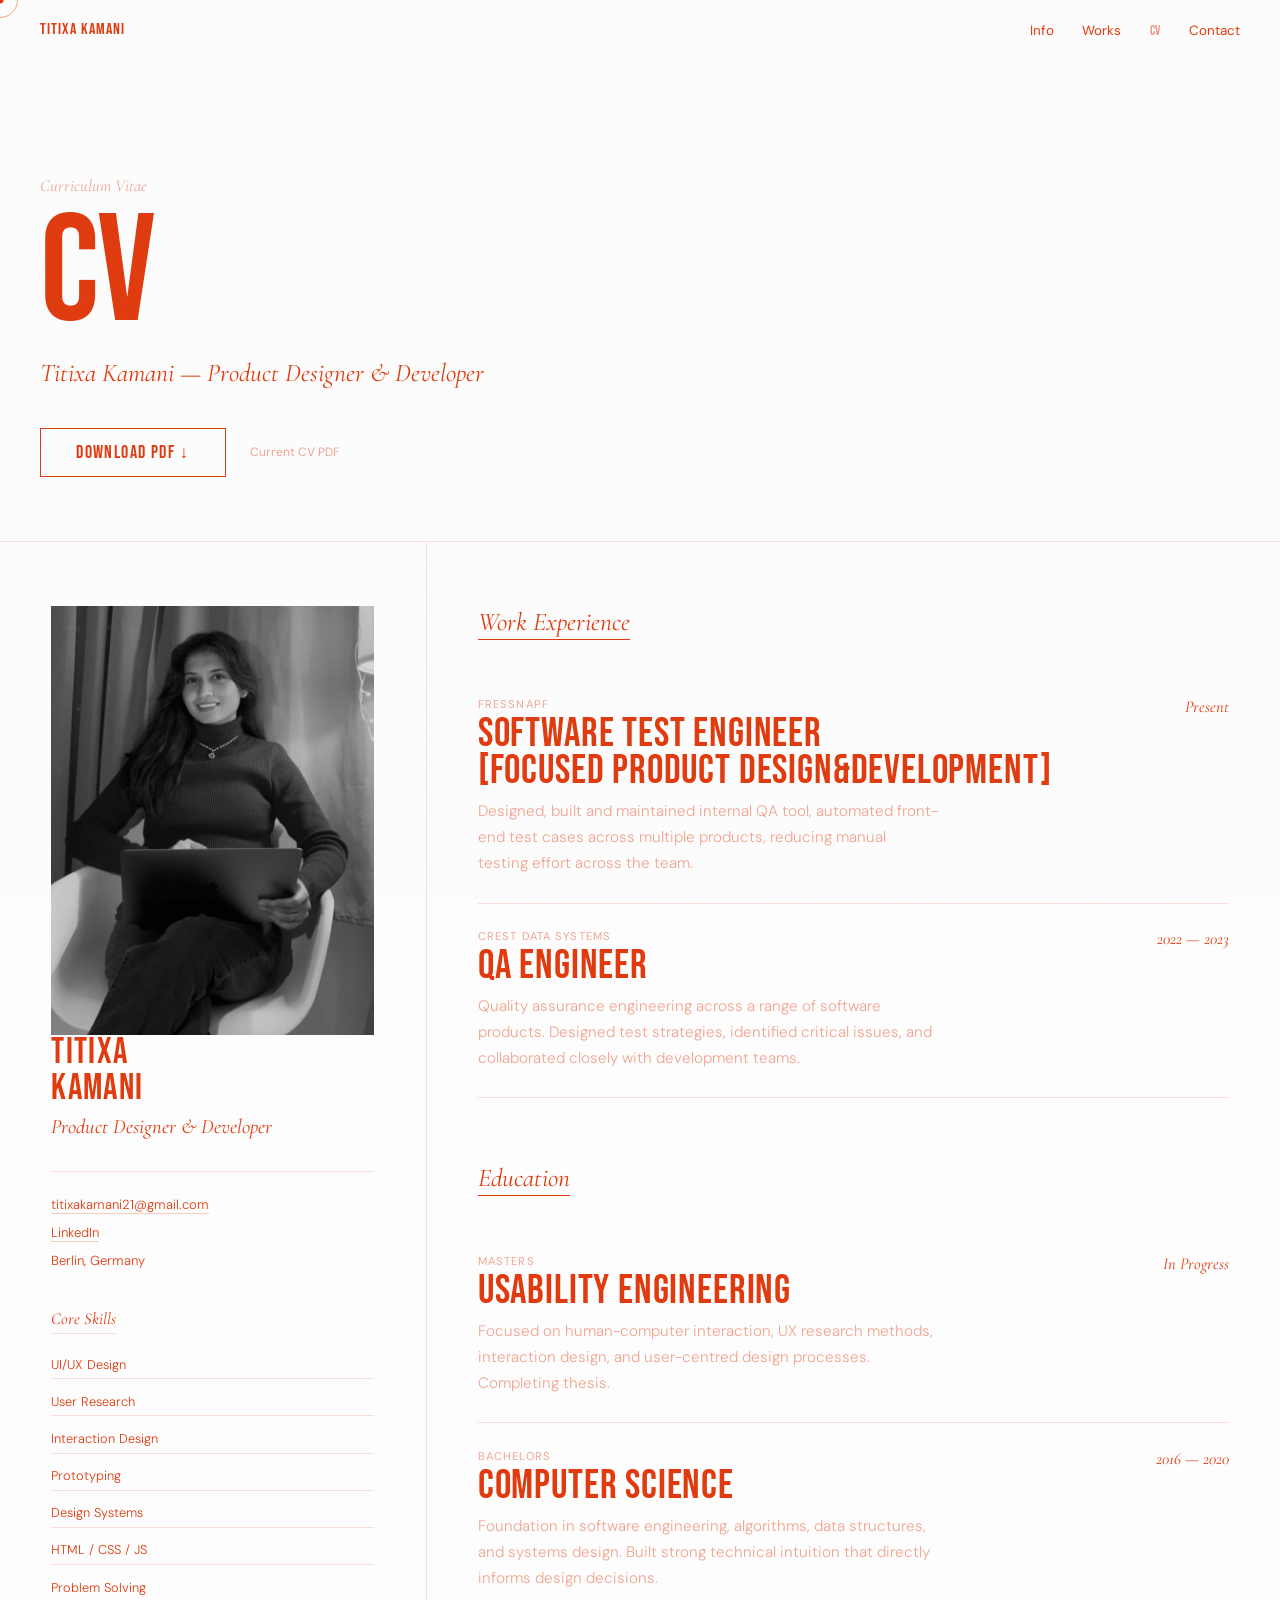
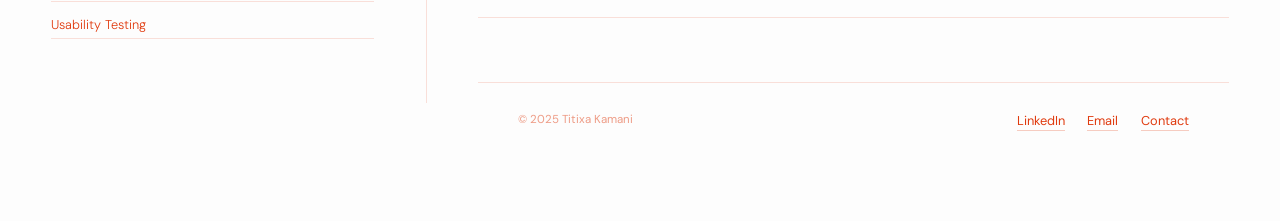
<file: cv.html>
<!DOCTYPE html>
<html lang="en">
<head>
<meta charset="UTF-8"/>
<meta name="viewport" content="width=device-width, initial-scale=1.0"/>
<title>CV — Titixa Kamani</title>
<link rel="preconnect" href="https://fonts.googleapis.com"/>
<link rel="preconnect" href="https://fonts.gstatic.com" crossorigin/>
<link href="https://fonts.googleapis.com/css2?family=Bebas+Neue&family=Cormorant+Garamond:ital,wght@0,400;0,500;1,400;1,500&family=DM+Sans:wght@300;400;500&display=swap" rel="stylesheet"/>
<style>
:root{--bg:hsla(0,0%,99.22%,1);--red:#e03a0e;--dim:rgba(224,58,14,0.45);--border:rgba(224,58,14,0.15);--serif:'Cormorant Garamond',serif;--sans:'DM Sans',sans-serif;--display:'Bebas Neue',sans-serif;--ease-out:cubic-bezier(0.16,1,0.3,1);}
*,*::before,*::after{box-sizing:border-box;margin:0;padding:0;}
html{scroll-behavior:smooth;}
body{font-family:var(--sans);color:var(--red);background:var(--bg);overflow-x:hidden;cursor:none;}
a{color:var(--red);text-decoration:none;}
img{display:block;max-width:100%;}

#grain{position:fixed;inset:0;pointer-events:none;z-index:7000;opacity:0.035;background-image:url("data:image/svg+xml,%3Csvg viewBox='0 0 256 256' xmlns='http://www.w3.org/2000/svg'%3E%3Cfilter id='n'%3E%3CfeTurbulence type='fractalNoise' baseFrequency='0.88' numOctaves='4' stitchTiles='stitch'/%3E%3C/filter%3E%3Crect width='100%25' height='100%25' filter='url(%23n)'/%3E%3C/svg%3E");background-size:200px;}
#progress-bar{position:fixed;top:0;left:0;height:2px;width:0%;background:var(--red);z-index:9999;}
#cursor-dot{position:fixed;width:7px;height:7px;background:var(--red);border-radius:50%;pointer-events:none;z-index:9998;transform:translate(-50%,-50%);transition:width .25s var(--ease-out),height .25s var(--ease-out);}
#cursor-ring{position:fixed;width:36px;height:36px;border:1.5px solid rgba(224,58,14,.5);border-radius:50%;pointer-events:none;z-index:9997;transform:translate(-50%,-50%);transition:width .45s var(--ease-out),height .45s var(--ease-out);}
body.cur-link #cursor-dot{width:5px;height:5px;}
body.cur-link #cursor-ring{width:60px;height:60px;border-color:rgba(224,58,14,.22);}

#page-in{position:fixed;inset:0;background:var(--bg);z-index:6000;pointer-events:none;animation:pageIn .6s var(--ease-out) both;}
@keyframes pageIn{from{opacity:1}to{opacity:0;visibility:hidden;}}
#page-out{position:fixed;inset:0;background:var(--bg);z-index:6000;opacity:0;pointer-events:none;transition:opacity .5s var(--ease-out);}
#page-out.active{opacity:1;pointer-events:all;}

/* NAV */
nav{position:fixed;top:0;left:0;right:0;z-index:500;display:flex;align-items:center;justify-content:space-between;padding:1.4rem 2.5rem;transition:background .4s ease,border-bottom .4s ease;}
nav.scrolled{background:rgba(253,253,253,.92);backdrop-filter:blur(14px);border-bottom:1px solid var(--border);}
.nav-logo{font-family:var(--display);font-size:1.05rem;letter-spacing:.06em;transition:opacity .2s;}
.nav-logo:hover{opacity:.6;}
.nav-links{display:flex;gap:2rem;list-style:none;align-items:center;}
.nav-links a,.nav-links button{font-family:var(--sans);font-size:.88rem;position:relative;transition:opacity .2s;background:none;border:none;cursor:none;color:var(--red);padding:0;}
.nav-links a::after,.nav-links button::after{content:'';position:absolute;bottom:-3px;left:0;width:0;height:1px;background:var(--red);transition:width .35s var(--ease-out);}
.nav-links a:hover,.nav-links button:hover{opacity:.7;}
.nav-links a:hover::after,.nav-links button:hover::after{width:100%;}

/* REVEAL */
.reveal{opacity:0;transform:translateY(28px);transition:opacity .8s var(--ease-out),transform .8s var(--ease-out);}
.reveal.visible{opacity:1;transform:none;}
.d1{transition-delay:.1s;}.d2{transition-delay:.2s;}.d3{transition-delay:.3s;}

/* PAGE HEADER */
.cv-page-header{padding:clamp(7rem,14vw,11rem) 2.5rem clamp(3rem,5vw,5rem);border-bottom:1px solid var(--border);}
.cv-page-eyebrow{font-family:var(--serif);font-style:italic;font-size:clamp(.9rem,1.3vw,1.15rem);color:var(--dim);margin-bottom:1rem;display:block;}
.cv-page-title{font-family:var(--display);font-size:clamp(5rem,12vw,14rem);letter-spacing:-.01em;line-height:.82;}
.cv-page-sub{font-family:var(--serif);font-style:italic;font-size:clamp(1.2rem,2vw,1.8rem);margin-top:1.2rem;}
.cv-download-wrap{margin-top:2.5rem;display:flex;align-items:center;gap:1.5rem;flex-wrap:wrap;}
.cv-download-btn{font-family:var(--display);font-size:1.1rem;letter-spacing:.08em;border:1px solid var(--red);background:transparent;color:var(--red);padding:.8rem 2.2rem;cursor:none;transition:all .4s var(--ease-out);position:relative;overflow:hidden;display:inline-block;}
.cv-download-btn::before{content:'';position:absolute;inset:0;background:var(--red);transform:scaleX(0);transform-origin:left;transition:transform .5s var(--ease-out);z-index:-1;}
.cv-download-btn:hover{color:var(--bg);}
.cv-download-btn:hover::before{transform:scaleX(1);}
.cv-download-note{font-family:var(--sans);font-size:.75rem;color:var(--dim);}

/* CV BODY */
.cv-body{display:grid;grid-template-columns:1fr 2fr;min-height:60vh;}
.cv-sidebar{padding:clamp(3rem,5vw,5rem) clamp(2rem,4vw,4rem);border-right:1px solid var(--border);position:sticky;top:80px;align-self:start;}
.cv-sidebar-name{font-family:var(--display);font-size:clamp(1.6rem,2.8vw,2.4rem);letter-spacing:.04em;line-height:1;margin-bottom:.4rem;}
.cv-sidebar-role{font-family:var(--serif);font-style:italic;font-size:clamp(1rem,1.6vw,1.4rem);margin-bottom:2rem;}
.cv-sidebar-contact{list-style:none;display:flex;flex-direction:column;gap:.7rem;border-top:1px solid var(--border);padding-top:1.5rem;}
.cv-sidebar-contact li{font-family:var(--sans);font-size:.82rem;font-weight:300;}
.cv-sidebar-contact a{border-bottom:1px solid rgba(224,58,14,.25);transition:opacity .2s;}
.cv-sidebar-contact a:hover{opacity:.6;}

/* sidebar skills */
.cv-skills-label{font-family:var(--serif);font-style:italic;font-size:clamp(.9rem,1.3vw,1.1rem);margin:2.5rem 0 1rem;border-bottom:1px solid var(--border);padding-bottom:4px;display:inline-block;}
.cv-skills-list{list-style:none;display:flex;flex-direction:column;gap:.5rem;}
.cv-skills-list li{font-family:var(--sans);font-size:.8rem;font-weight:300;padding:.35rem 0;border-bottom:1px solid var(--border);}

/* main content */
.cv-main{padding:clamp(3rem,5vw,5rem) clamp(2rem,4vw,4rem);}
.cv-section{margin-bottom:clamp(3rem,5vw,5rem);}
.cv-section-label{font-family:var(--serif);font-style:italic;font-size:clamp(1.2rem,2vw,1.8rem);border-bottom:1px solid var(--red);display:inline-block;padding-bottom:2px;margin-bottom:2rem;}

/* entries */
.cv-entry{padding:clamp(1.2rem,2vw,1.8rem) 0;border-bottom:1px solid var(--border);display:grid;grid-template-columns:1fr auto;gap:1.5rem;align-items:start;transition:padding-left .35s var(--ease-out);}
.cv-entry:first-of-type{border-top:1px solid var(--border);}
.cv-entry:hover{padding-left:.6rem;}
.cv-entry-left{}
.cv-entry-company{font-family:var(--sans);font-size:.7rem;font-weight:400;letter-spacing:.1em;text-transform:uppercase;color:var(--dim);margin-bottom:.3rem;}
.cv-entry-role{font-family:var(--display);font-size:clamp(1.8rem,3.2vw,3rem);letter-spacing:.02em;line-height:.9;margin-bottom:.6rem;}
.cv-entry-desc{font-family:var(--sans);font-size:clamp(.82rem,1.2vw,.95rem);font-weight:300;line-height:1.7;max-width:46ch;color:var(--dim);}
.cv-entry-date{font-family:var(--serif);font-style:italic;font-size:clamp(.9rem,1.3vw,1.1rem);white-space:nowrap;flex-shrink:0;}

/* photo placeholder */
.cv-photo-placeholder{width:100%;aspect-ratio:3/4;background:#ccc8c0;display:flex;align-items:center;justify-content:center;border:1px dashed rgba(224,58,14,.25);margin-bottom:2rem;}
.cv-photo-placeholder span{font-family:var(--serif);font-style:italic;font-size:.85rem;color:var(--dim);}

/* FOOTER */
footer{border-top:1px solid var(--border);padding:1.8rem 2.5rem;display:flex;justify-content:space-between;align-items:center;flex-wrap:wrap;gap:1rem;}
.footer-copy{font-family:var(--sans);font-size:.75rem;font-weight:300;color:var(--dim);}
.footer-links{display:flex;gap:1.5rem;list-style:none;}
.footer-links a,.footer-links button{font-family:var(--sans);font-size:.82rem;border-bottom:1px solid rgba(224,58,14,.3);padding-bottom:1px;transition:opacity .2s;background:none;border-top:none;border-left:none;border-right:none;cursor:none;color:var(--red);border-bottom:1px solid rgba(224,58,14,.3);}
.footer-links a:hover,.footer-links button:hover{opacity:.6;}

/* CONTACT POPUP */
.contact-overlay{position:fixed;inset:0;background:rgba(253,253,253,.7);backdrop-filter:blur(16px);z-index:5000;display:flex;align-items:center;justify-content:center;opacity:0;visibility:hidden;transition:opacity .4s ease,visibility .4s ease;}
.contact-overlay.active{opacity:1;visibility:visible;}
.contact-popup{background:var(--bg);border:1px solid var(--border);border-radius:4px;width:min(520px,90vw);padding:3rem 2.5rem;transform:translateY(20px) scale(.97);transition:transform .5s var(--ease-out);position:relative;}
.contact-overlay.active .contact-popup{transform:translateY(0) scale(1);}
.contact-close{position:absolute;top:1.2rem;right:1.2rem;width:32px;height:32px;border:1px solid var(--border);border-radius:50%;background:none;cursor:none;display:flex;align-items:center;justify-content:center;font-size:1rem;color:var(--dim);transition:all .3s ease;}
.contact-close:hover{border-color:var(--red);color:var(--red);}
.contact-popup-title{font-family:var(--display);font-size:clamp(2rem,4vw,3rem);letter-spacing:.04em;margin-bottom:.3rem;}
.contact-popup-sub{font-family:var(--serif);font-style:italic;font-size:1.1rem;color:var(--dim);margin-bottom:2rem;}
.cf-field{margin-bottom:1.6rem;position:relative;}
.cf-field input,.cf-field textarea{width:100%;background:transparent;border:none;border-bottom:1px solid var(--border);padding:.6rem 0;font-family:var(--sans);font-size:.95rem;color:var(--red);outline:none;transition:border-color .4s ease;resize:none;}
.cf-field input::placeholder,.cf-field textarea::placeholder{color:var(--dim);}
.cf-field::after{content:'';position:absolute;bottom:0;left:0;width:0;height:2px;background:var(--red);transition:width .5s var(--ease-out);}
.cf-field:focus-within::after{width:100%;}
.cf-footer{display:flex;align-items:center;justify-content:space-between;gap:1rem;margin-top:2rem;flex-wrap:wrap;}
.cf-send{font-family:var(--display);font-size:1.1rem;letter-spacing:.08em;border:1px solid var(--red);background:transparent;color:var(--red);padding:.7rem 2rem;cursor:none;transition:all .4s var(--ease-out);position:relative;overflow:hidden;}
.cf-send::before{content:'';position:absolute;inset:0;background:var(--red);transform:scaleX(0);transform-origin:left;transition:transform .5s var(--ease-out);z-index:-1;}
.cf-send:hover{color:var(--bg);}
.cf-send:hover::before{transform:scaleX(1);}
.cf-privacy{font-family:var(--sans);font-size:.7rem;color:var(--dim);line-height:1.5;max-width:160px;text-align:right;}

@media(max-width:860px){
body{cursor:auto;}
#cursor-dot,#cursor-ring{display:none;}
.cv-body{grid-template-columns:1fr;}
.cv-sidebar{position:static;border-right:none;border-bottom:1px solid var(--border);}
nav{padding:1.2rem 1.5rem;flex-wrap:wrap;gap:1rem;align-items:flex-start;}
.nav-links{gap:1.2rem;flex-wrap:wrap;}
.cv-entry{grid-template-columns:1fr;}
.cv-entry-date{white-space:normal;}
.cv-download-wrap{align-items:flex-start;}
}

@media(max-width:560px){
.cv-page-header,.cv-main,.cv-sidebar,footer{padding-left:1rem;padding-right:1rem;}
.cv-page-title{font-size:clamp(3.6rem,21vw,6rem);}
.cv-download-btn{width:100%;text-align:center;}
.cv-download-note{max-width:28ch;}
.cv-entry:hover{padding-left:0;}
.contact-popup,.tk-contact-popup{padding:2rem 1.1rem 1.4rem;}
.cf-send,.tk-cf-send{width:100%;}
.cf-privacy,.tk-cf-privacy{max-width:none;text-align:left;}
}
</style>
<style>
/* ── TK SHARED NAV/FOOTER OVERRIDE ── */
:root{--bg-cs:var(--bg,#f5f2ed);--red-cs:#e03a0e;--border-cs:rgba(224,58,14,0.15);}
#tk-grain{position:fixed;inset:0;pointer-events:none;z-index:9990;opacity:0.03;background-image:url("data:image/svg+xml,%3Csvg viewBox='0 0 256 256' xmlns='http://www.w3.org/2000/svg'%3E%3Cfilter id='n'%3E%3CfeTurbulence type='fractalNoise' baseFrequency='0.88' numOctaves='4' stitchTiles='stitch'/%3E%3C/filter%3E%3Crect width='100%25' height='100%25' filter='url(%23n)'/%3E%3C/svg%3E");background-size:200px;}
#tk-progress{position:fixed;top:0;left:0;height:2px;width:0%;background:#e03a0e;z-index:9999;}
#tk-cursor-dot{position:fixed;width:7px;height:7px;background:#e03a0e;border-radius:50%;pointer-events:none;z-index:9998;transform:translate(-50%,-50%);transition:width .25s,height .25s;}
#tk-cursor-ring{position:fixed;width:36px;height:36px;border:1.5px solid rgba(224,58,14,.45);border-radius:50%;pointer-events:none;z-index:9997;transform:translate(-50%,-50%);transition:width .45s,height .45s;}
body.tk-cur-link #tk-cursor-dot{width:5px;height:5px;}
body.tk-cur-link #tk-cursor-ring{width:60px;height:60px;border-color:rgba(224,58,14,.2);}
#tk-page-in{position:fixed;inset:0;background:var(--bg);z-index:6000;pointer-events:none;animation:tkPageIn .6s cubic-bezier(0.16,1,0.3,1) both;}
@keyframes tkPageIn{from{opacity:1}to{opacity:0;visibility:hidden;}}
#tk-page-out{position:fixed;inset:0;background:var(--bg);z-index:6000;opacity:0;pointer-events:none;transition:opacity .5s cubic-bezier(0.16,1,0.3,1);}
#tk-page-out.active{opacity:1;pointer-events:all;}
#tk-nav{position:fixed;top:0;left:0;right:0;z-index:500;display:flex;align-items:center;justify-content:space-between;padding:1.2rem 2.5rem;transition:background .4s ease,border-bottom .4s ease;}
#tk-nav.scrolled{background:rgba(253,253,253,.92);backdrop-filter:blur(14px);border-bottom:1px solid rgba(224,58,14,.15);}
.tk-nav-logo{font-family:'Bebas Neue',sans-serif;font-size:1rem;letter-spacing:.06em;color:#e03a0e;text-decoration:none;transition:opacity .2s;cursor:none;}
.tk-nav-logo:hover{opacity:.6;}
.tk-nav-links{display:flex;gap:1.8rem;list-style:none;align-items:center;}
.tk-nav-links a,.tk-nav-links button{font-family:'DM Sans',sans-serif;font-size:.84rem;color:#e03a0e;text-decoration:none;position:relative;transition:opacity .2s;background:none;border:none;padding:0;cursor:none;}
.tk-nav-links a::after,.tk-nav-links button::after{content:'';position:absolute;bottom:-3px;left:0;width:0;height:1px;background:#e03a0e;transition:width .35s cubic-bezier(0.16,1,0.3,1);}
.tk-nav-links a:hover,.tk-nav-links button:hover{opacity:.7;}
.tk-nav-links a:hover::after,.tk-nav-links button:hover::after{width:100%;}
.tk-back-crumb{font-family:'DM Sans',sans-serif;font-size:.75rem;color:rgba(224,58,14,.5);font-weight:300;}
#tk-footer{border-top:1px solid rgba(224,58,14,.15);padding:1.6rem 2.5rem;display:flex;justify-content:space-between;align-items:center;flex-wrap:wrap;gap:1rem;margin-top:4rem;}
.tk-footer-copy{font-family:'DM Sans',sans-serif;font-size:.72rem;color:rgba(224,58,14,.5);}
.tk-footer-links{display:flex;gap:1.4rem;list-style:none;}
.tk-footer-links a,.tk-footer-links button{font-family:'DM Sans',sans-serif;font-size:.8rem;color:#e03a0e;border-bottom:1px solid rgba(224,58,14,.25);padding-bottom:1px;transition:opacity .2s;background:none;border-top:none;border-left:none;border-right:none;border-bottom:1px solid rgba(224,58,14,.25);cursor:none;}
.tk-footer-links a:hover,.tk-footer-links button:hover{opacity:.6;}
.tk-contact-overlay{position:fixed;inset:0;background:rgba(253,253,253,.7);backdrop-filter:blur(16px);z-index:5000;display:flex;align-items:center;justify-content:center;opacity:0;visibility:hidden;transition:opacity .4s ease,visibility .4s ease;}
.tk-contact-overlay.active{opacity:1;visibility:visible;}
.tk-contact-popup{background:var(--bg);border:1px solid rgba(224,58,14,.15);border-radius:4px;width:min(520px,90vw);padding:2.8rem 2.4rem;transform:translateY(20px) scale(.97);transition:transform .5s cubic-bezier(0.16,1,0.3,1);position:relative;}
.tk-contact-overlay.active .tk-contact-popup{transform:translateY(0) scale(1);}
.tk-contact-close{position:absolute;top:1.1rem;right:1.1rem;width:30px;height:30px;border:1px solid rgba(224,58,14,.2);border-radius:50%;background:none;cursor:none;display:flex;align-items:center;justify-content:center;font-size:.95rem;color:rgba(224,58,14,.5);transition:all .3s;}
.tk-contact-close:hover{border-color:#e03a0e;color:#e03a0e;}
.tk-popup-title{font-family:'Bebas Neue',sans-serif;font-size:2.4rem;letter-spacing:.04em;color:#e03a0e;margin-bottom:.3rem;}
.tk-popup-sub{font-family:'Cormorant Garamond',serif;font-style:italic;font-size:1.05rem;color:rgba(224,58,14,.55);margin-bottom:1.8rem;}
.tk-cf-field{margin-bottom:1.4rem;position:relative;}
.tk-cf-field input,.tk-cf-field textarea{width:100%;background:transparent;border:none;border-bottom:1px solid rgba(224,58,14,.2);padding:.5rem 0;font-family:'DM Sans',sans-serif;font-size:.9rem;color:#e03a0e;outline:none;resize:none;}
.tk-cf-field input::placeholder,.tk-cf-field textarea::placeholder{color:rgba(224,58,14,.4);}
.tk-cf-field::after{content:'';position:absolute;bottom:0;left:0;width:0;height:2px;background:#e03a0e;transition:width .5s cubic-bezier(0.16,1,0.3,1);}
.tk-cf-field:focus-within::after{width:100%;}
.tk-cf-row{display:flex;align-items:center;justify-content:space-between;gap:1rem;margin-top:1.8rem;flex-wrap:wrap;}
.tk-cf-send{font-family:'Bebas Neue',sans-serif;font-size:1rem;letter-spacing:.08em;border:1px solid #e03a0e;background:transparent;color:#e03a0e;padding:.65rem 1.8rem;cursor:none;transition:all .4s;position:relative;overflow:hidden;}
.tk-cf-send::before{content:'';position:absolute;inset:0;background:#e03a0e;transform:scaleX(0);transform-origin:left;transition:transform .5s cubic-bezier(0.16,1,0.3,1);z-index:-1;}
.tk-cf-send:hover{color:var(--bg);}
.tk-cf-send:hover::before{transform:scaleX(1);}
.tk-cf-privacy{font-family:'DM Sans',sans-serif;font-size:.67rem;color:rgba(224,58,14,.45);line-height:1.5;max-width:150px;text-align:right;}
@media(max-width:768px){body{cursor:auto;}#tk-cursor-dot,#tk-cursor-ring{display:none;}#tk-nav{padding:1rem 1.5rem;flex-wrap:wrap;gap:.75rem;align-items:flex-start;}.tk-nav-links{gap:1.2rem;flex-wrap:wrap;}}
@media(max-width:560px){#tk-nav,#tk-footer{padding-left:1rem;padding-right:1rem;}.tk-nav-links{gap:.85rem;}.tk-contact-popup{width:min(100vw - 1rem,520px);}}
</style>
</head>
<body>
<div id="tk-grain" aria-hidden="true"></div>
<div id="tk-progress"></div>
<div id="tk-cursor-dot"></div>
<div id="tk-cursor-ring"></div>
<div id="tk-page-in"></div>
<div id="tk-page-out"></div>

<nav id="tk-nav">
  <a href="index.html" class="tk-nav-logo back-link">TITIXA KAMANI</a>
  <ul class="tk-nav-links">
    <li><a href="index.html#info" class="back-link">Info</a></li>
    <li><a href="index.html#works" class="back-link">Works</a></li>
    <li><span style="font-family:var(--display);font-size:.88rem;opacity:.5;">CV</span></li>
    <li><button id="nav-contact-btn">Contact</button></li>
  </ul>
</nav>

<header class="cv-page-header">
  <span class="cv-page-eyebrow reveal">Curriculum Vitae</span>
  <div class="cv-page-title reveal d1">CV</div>
  <div class="cv-page-sub reveal d2">Titixa Kamani — Product Designer &amp; Developer</div>
  <div class="cv-download-wrap reveal d3">
    <!-- Replace href with your actual PDF file, e.g. href="titixa-kamani-cv.pdf" -->
    <a href="Titixa Kamani-RESUME.pdf" class="cv-download-btn" download>DOWNLOAD PDF ↓</a>
    <span class="cv-download-note">Current CV PDF</span>
  </div>
</header>

<div class="cv-body">
  <aside class="cv-sidebar">
    <!-- Replace with: <img src="titixa_kamani.png" ...> -->
    <img
      class="tools-photo reveal d2"
      src="titixakamani3.png"
      alt="Titixa Kamani"
      onerror="this.style.background='#c8c2b8'; this.removeAttribute('src');"
    />    <div class="cv-sidebar-name reveal">TITIXA<br>KAMANI</div>
    <div class="cv-sidebar-role reveal d1">Product Designer &amp; Developer</div>
    <ul class="cv-sidebar-contact reveal d2">
      <li><a href="mailto:titixakamani21@gmail.com">titixakamani21@gmail.com</a></li>
      <li><a href="https://linkedin.com/in/titixakamani" target="_blank">LinkedIn</a></li>
      <li>Berlin, Germany</li>
    </ul>
    <div class="cv-skills-label reveal d3">Core Skills</div>
    <ul class="cv-skills-list reveal d3">
      <li>UI/UX Design</li>
      <li>User Research</li>
      <li>Interaction Design</li>
      <li>Prototyping</li>
      <li>Design Systems</li>
      <li>HTML / CSS / JS</li>
      <li>Problem Solving</li>
      <li>Usability Testing</li>
    </ul>
  </aside>

  <main class="cv-main">

    <div class="cv-section reveal">
      <div class="cv-section-label">Work Experience</div>

      <div class="cv-entry">
        <div class="cv-entry-left">
          <div class="cv-entry-company">Fressnapf</div>
          <div class="cv-entry-role">SOFTWARE TEST ENGINEER <br> [Focused Product Design&Development]</div>
          <div class="cv-entry-desc">Designed, built and maintained internal QA tool, automated front-end test cases across multiple products, reducing manual testing effort across the team.</div>
        </div>
        <div class="cv-entry-date">Present</div>
      </div>

      <div class="cv-entry">
        <div class="cv-entry-left">
          <div class="cv-entry-company">Crest Data Systems</div>
          <div class="cv-entry-role">QA ENGINEER</div>
          <div class="cv-entry-desc">Quality assurance engineering across a range of software products. Designed test strategies, identified critical issues, and collaborated closely with development teams.</div>
        </div>
        <div class="cv-entry-date">2022 — 2023</div>
      </div>
    </div>

    <div class="cv-section reveal d1">
      <div class="cv-section-label">Education</div>

      <div class="cv-entry">
        <div class="cv-entry-left">
          <div class="cv-entry-company">Masters</div>
          <div class="cv-entry-role">USABILITY ENGINEERING</div>
          <div class="cv-entry-desc">Focused on human-computer interaction, UX research methods, interaction design, and user-centred design processes. Completing thesis.</div>
        </div>
        <div class="cv-entry-date">In Progress</div>
      </div>

      <div class="cv-entry">
        <div class="cv-entry-left">
          <div class="cv-entry-company">Bachelors</div>
          <div class="cv-entry-role">COMPUTER SCIENCE</div>
          <div class="cv-entry-desc">Foundation in software engineering, algorithms, data structures, and systems design. Built strong technical intuition that directly informs design decisions.</div>
        </div>
        <div class="cv-entry-date">2016 — 2020</div>
      </div>
    </div>

    

<footer id="tk-footer">
  <span class="tk-footer-copy">© 2025 Titixa Kamani</span>
  <ul class="tk-footer-links">
    <li><a href="https://linkedin.com/in/titixakamani" target="_blank">LinkedIn</a></li>
    <li><a href="mailto:titixakamani21@gmail.com">Email</a></li>
    <li><button id="footer-contact-btn">Contact</button></li>
  </ul>
</footer>

<!-- CONTACT POPUP -->
<div class="tk-contact-overlay" id="contact-overlay">
  <div class="tk-contact-popup" id="contact-popup">
    <button class="tk-contact-close" id="contact-close" type="button">×</button>
    <div class="tk-popup-title">LET'S TALK</div>
    <div class="tk-popup-sub">Tell me about your project</div>
    <form id="contact-form" action="https://api.web3forms.com/submit" method="POST">
      <input type="hidden" name="access_key" value="17652a02-c795-4be3-95cd-86cd66dabe81">
      <input type="hidden" name="redirect" value="https://titixakamani21.github.io/Portfolio/cv.html?success=true">
      <div class="tk-cf-field"><input type="text" name="name" id="cf-name" placeholder="Your name" required/></div>
      <div class="tk-cf-field"><input type="email" name="email" id="cf-email" placeholder="Your email" required/></div>
      <div class="tk-cf-field"><textarea name="message" id="cf-message" placeholder="Your message" rows="3" required></textarea></div>
      <div class="tk-cf-row">
        <button class="tk-cf-send" id="cf-send" type="submit">SEND REQUEST</button>
        <span class="tk-cf-privacy">by clicking send you accept the privacy policy</span>
      </div>
    </form>
    <div id="success-message" style="display:none; text-align:center; padding:1.5rem 0;">
      <div class="tk-popup-title">THANK YOU</div>
      <div class="tk-popup-sub">Your request was sent successfully.</div>
    </div>
  </div>
</div>

<script>
const bar=document.getElementById('tk-progress');
window.addEventListener('scroll',()=>{const h=document.documentElement;bar.style.width=(h.scrollTop/(h.scrollHeight-h.clientHeight)*100)+'%';},{passive:true});
const nav=document.getElementById('tk-nav');
window.addEventListener('scroll',()=>nav.classList.toggle('scrolled',window.scrollY>60),{passive:true});
const dot=document.getElementById('tk-cursor-dot'),ring=document.getElementById('tk-cursor-ring');
let mx=0,my=0,rx=0,ry=0;
window.addEventListener('mousemove',e=>{mx=e.clientX;my=e.clientY;dot.style.left=mx+'px';dot.style.top=my+'px';});
(function lr(){rx+=(mx-rx)*.1;ry+=(my-ry)*.1;ring.style.left=rx+'px';ring.style.top=ry+'px';requestAnimationFrame(lr);})();
document.querySelectorAll('a,button').forEach(el=>{el.addEventListener('mouseenter',()=>document.body.classList.add('tk-cur-link'));el.addEventListener('mouseleave',()=>document.body.classList.remove('tk-cur-link'));});
const revEls=document.querySelectorAll('.reveal');
const revObs=new IntersectionObserver(entries=>{entries.forEach(e=>{if(e.isIntersecting){e.target.classList.add('visible');revObs.unobserve(e.target);}});},{threshold:.1,rootMargin:'0px 0px -40px 0px'});
revEls.forEach(el=>revObs.observe(el));
const pageOut=document.getElementById('tk-page-out');
document.querySelectorAll('a.back-link[href]').forEach(a=>{a.addEventListener('click',e=>{const href=a.getAttribute('href');if(href&&!href.startsWith('#')&&!href.startsWith('mailto')&&!href.startsWith('http')){e.preventDefault();pageOut.classList.add('active');setTimeout(()=>window.location.href=href,520);}});});
const overlay=document.getElementById('contact-overlay');
const contactPopup=document.getElementById('contact-popup');
const contactForm=document.getElementById('contact-form');
const successMessage=document.getElementById('success-message');
function openContact(){overlay.classList.add('active');contactForm.style.display='block';successMessage.style.display='none';}
function closeContact(){overlay.classList.remove('active');}
document.getElementById('nav-contact-btn').addEventListener('click',openContact);
document.getElementById('footer-contact-btn').addEventListener('click',openContact);
document.getElementById('contact-close').addEventListener('click',closeContact);
overlay.addEventListener('click',e=>{if(e.target===overlay)closeContact();});
document.addEventListener('keydown',e=>{if(e.key==='Escape')closeContact();});
if(contactForm){contactForm.addEventListener('submit',function(){const submitButton=document.getElementById('cf-send');submitButton.textContent='SENDING...';submitButton.disabled=true;submitButton.style.opacity='0.6';});}
const urlParams=new URLSearchParams(window.location.search);
if(urlParams.get('success')==='true'){openContact();contactForm.style.display='none';successMessage.style.display='block';}
</script>
</body>
</html>
</file>
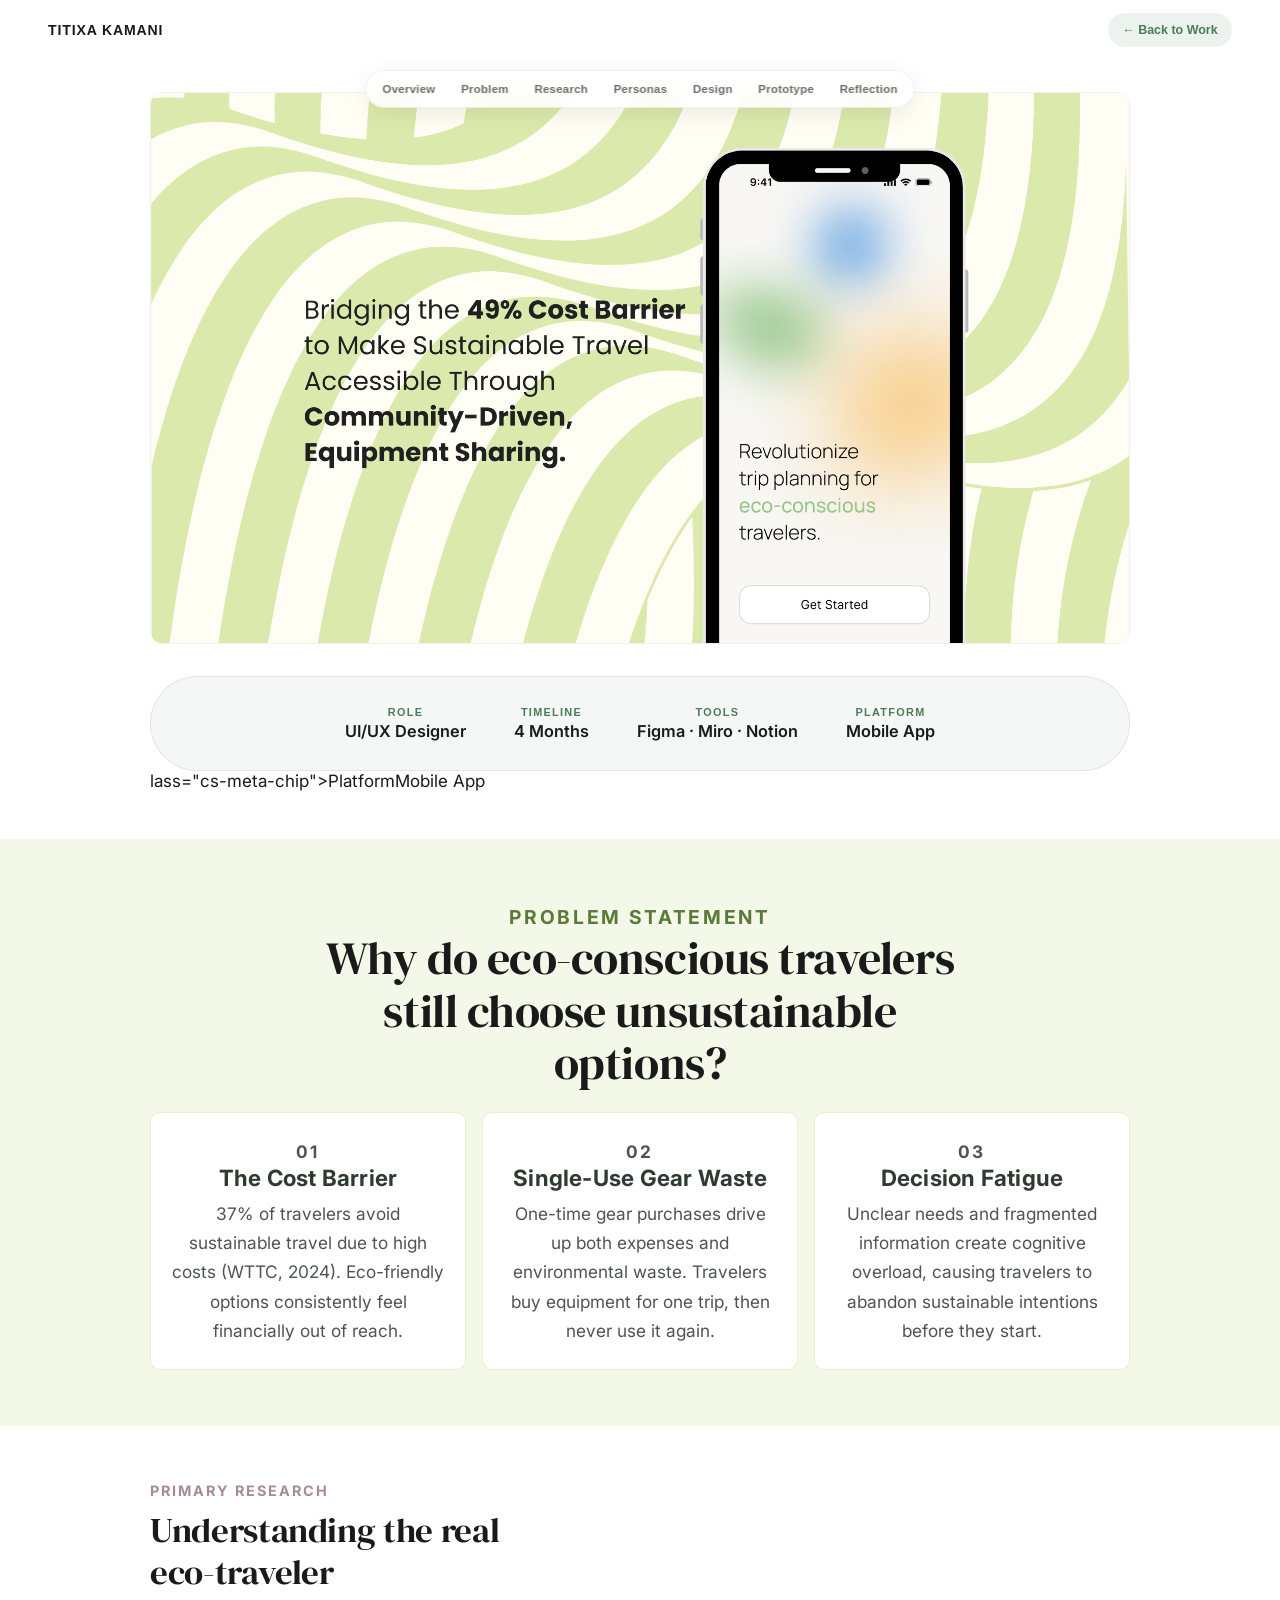
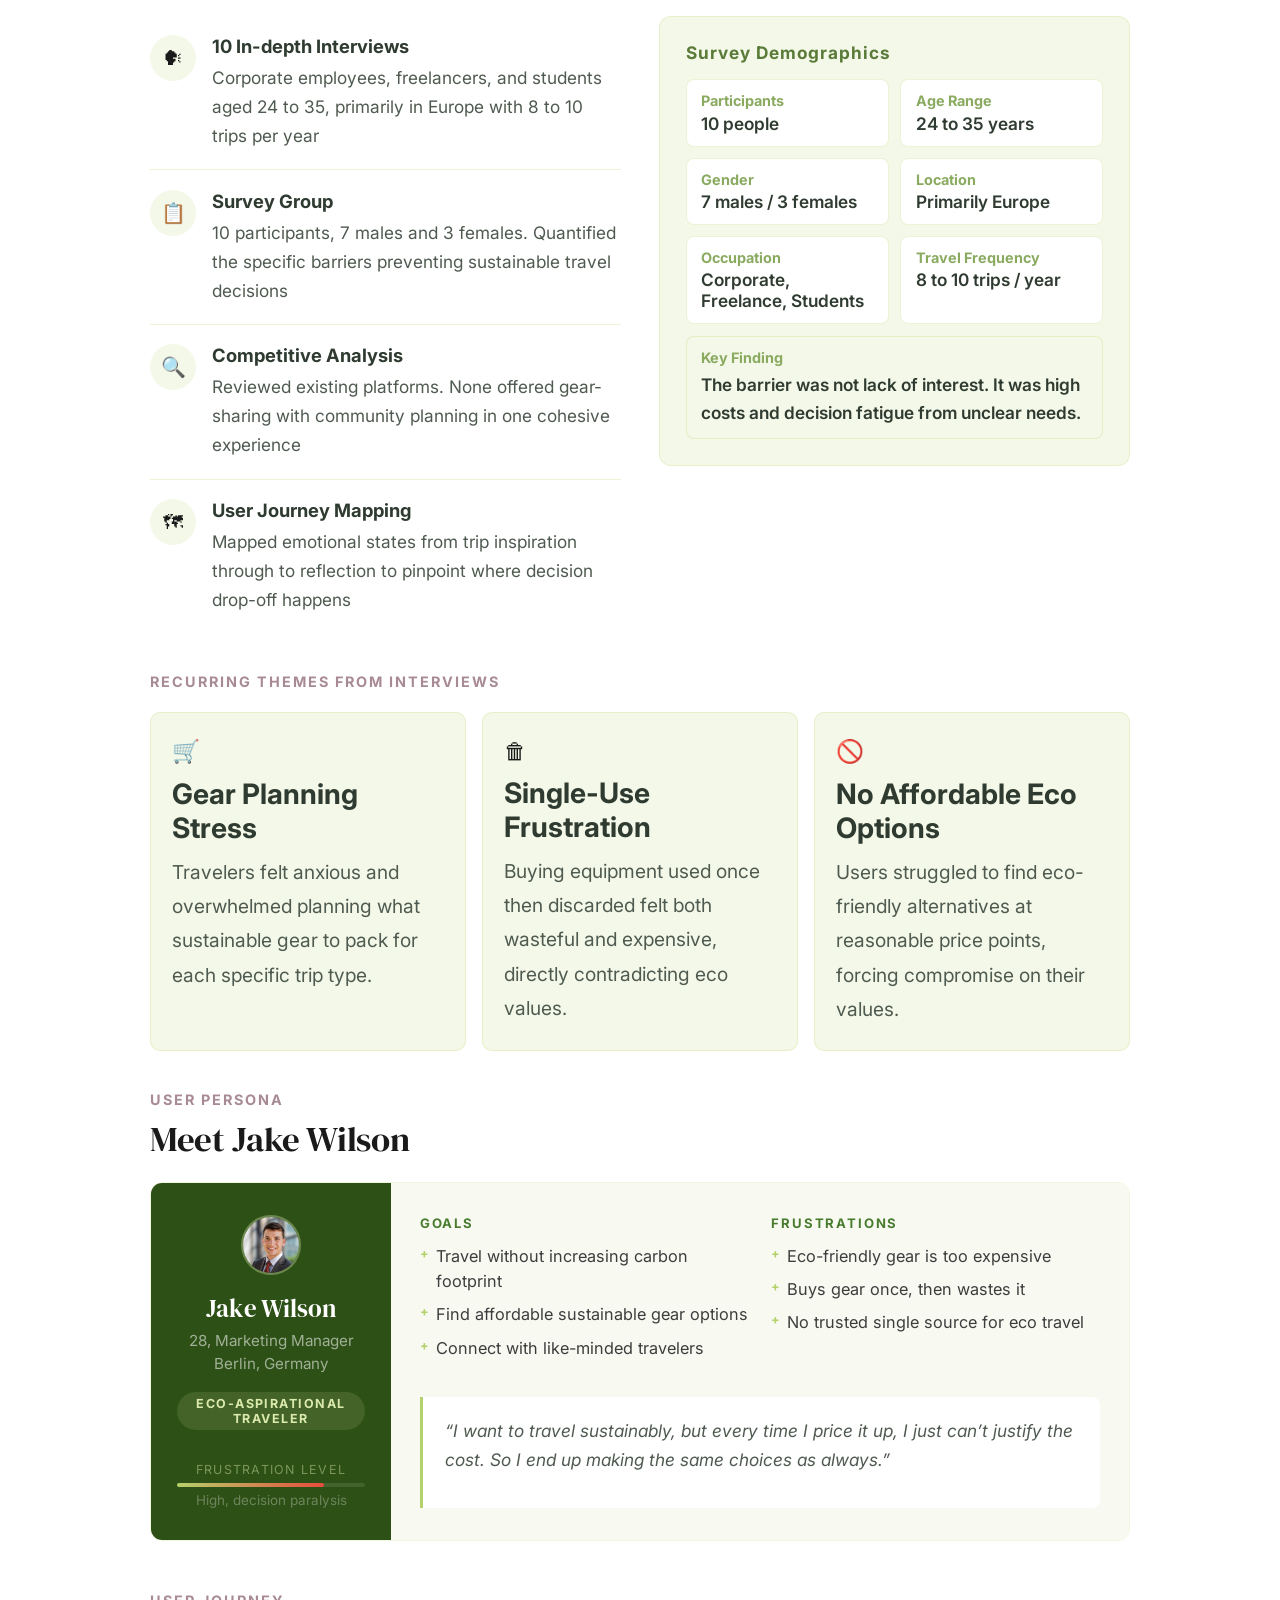
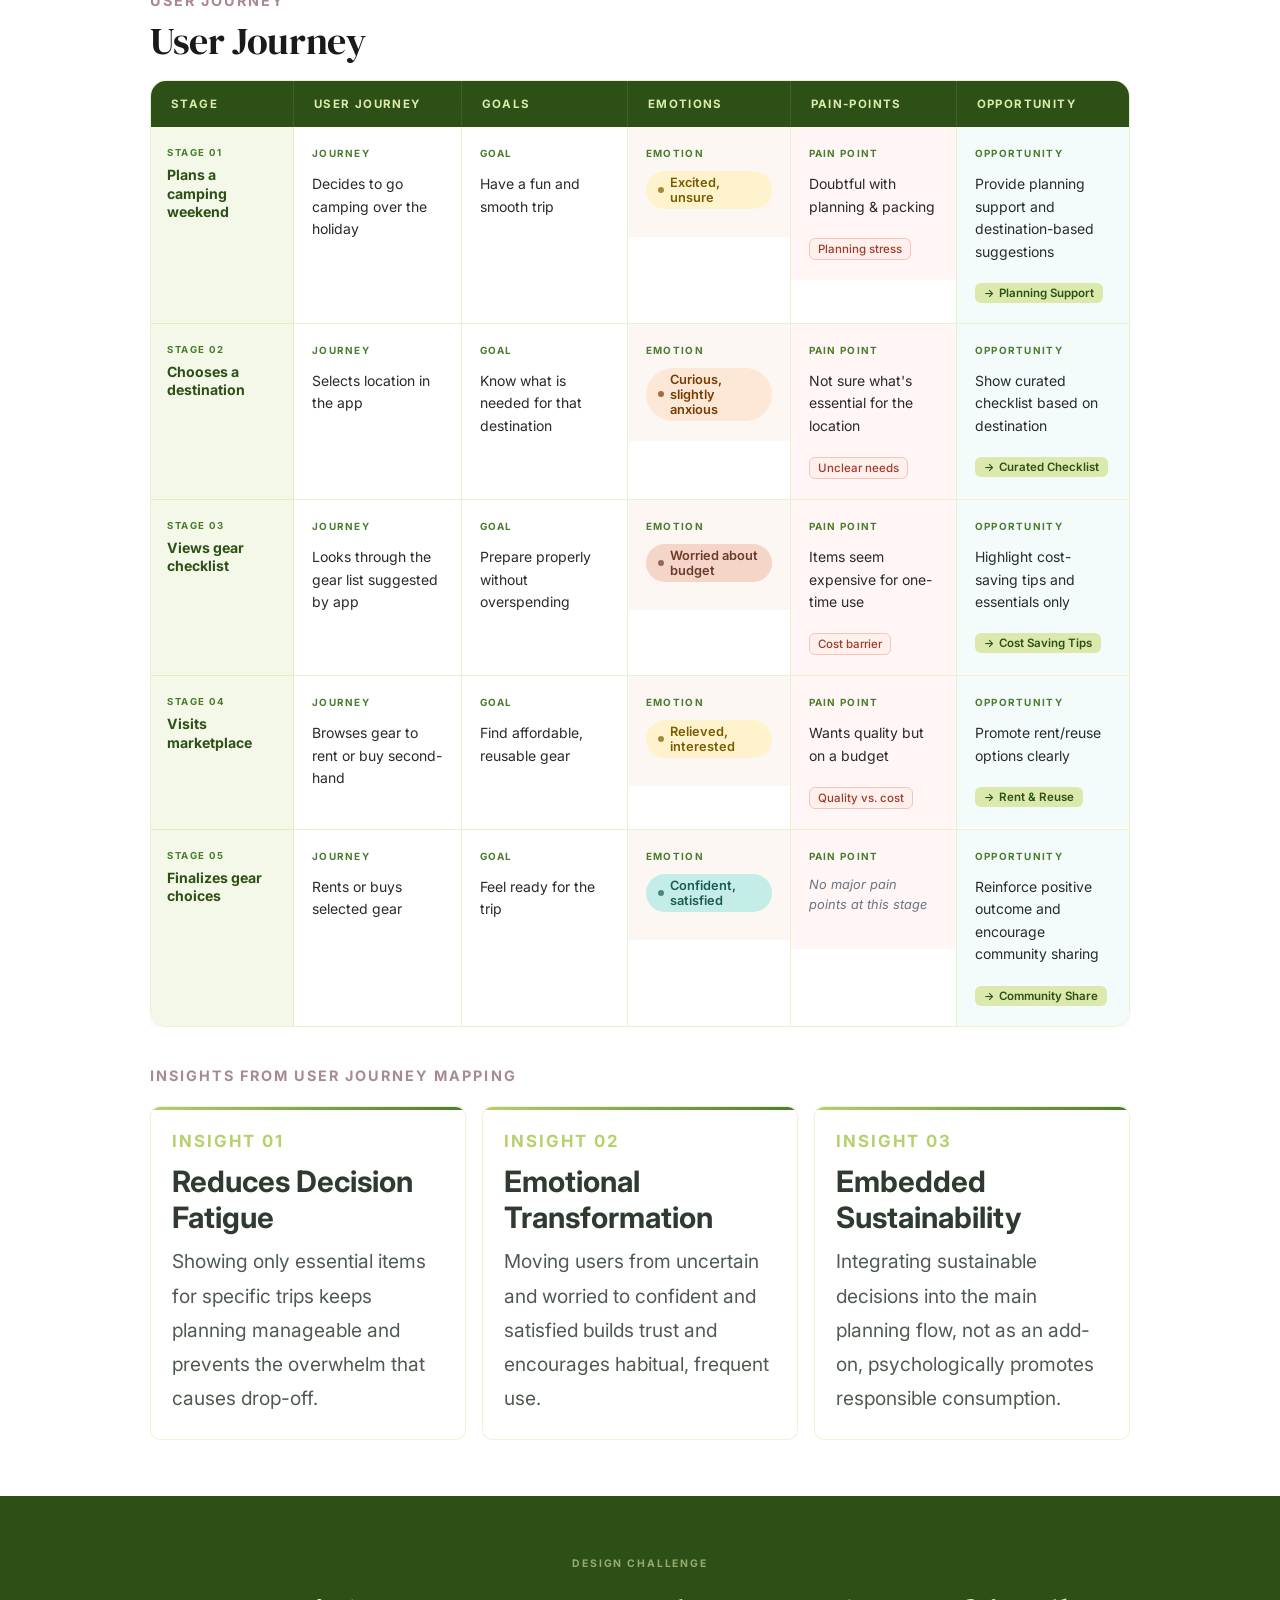
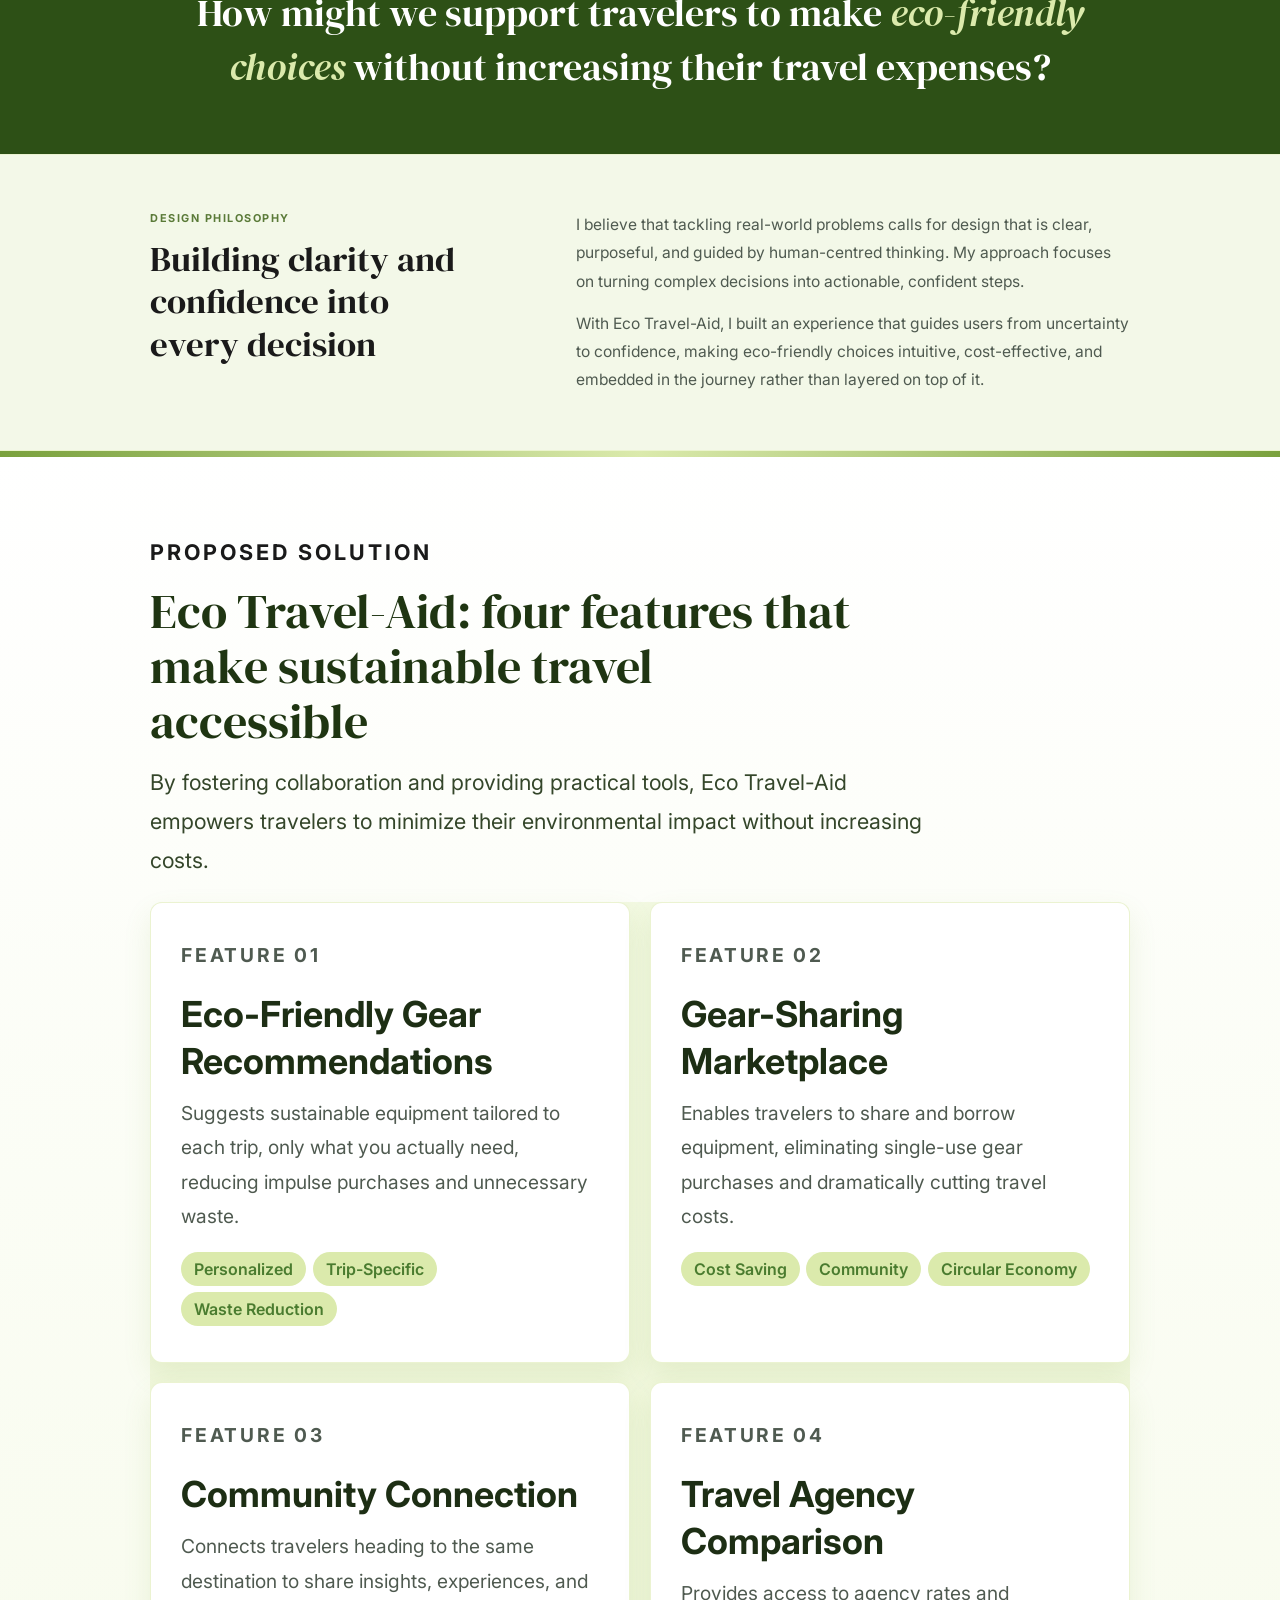
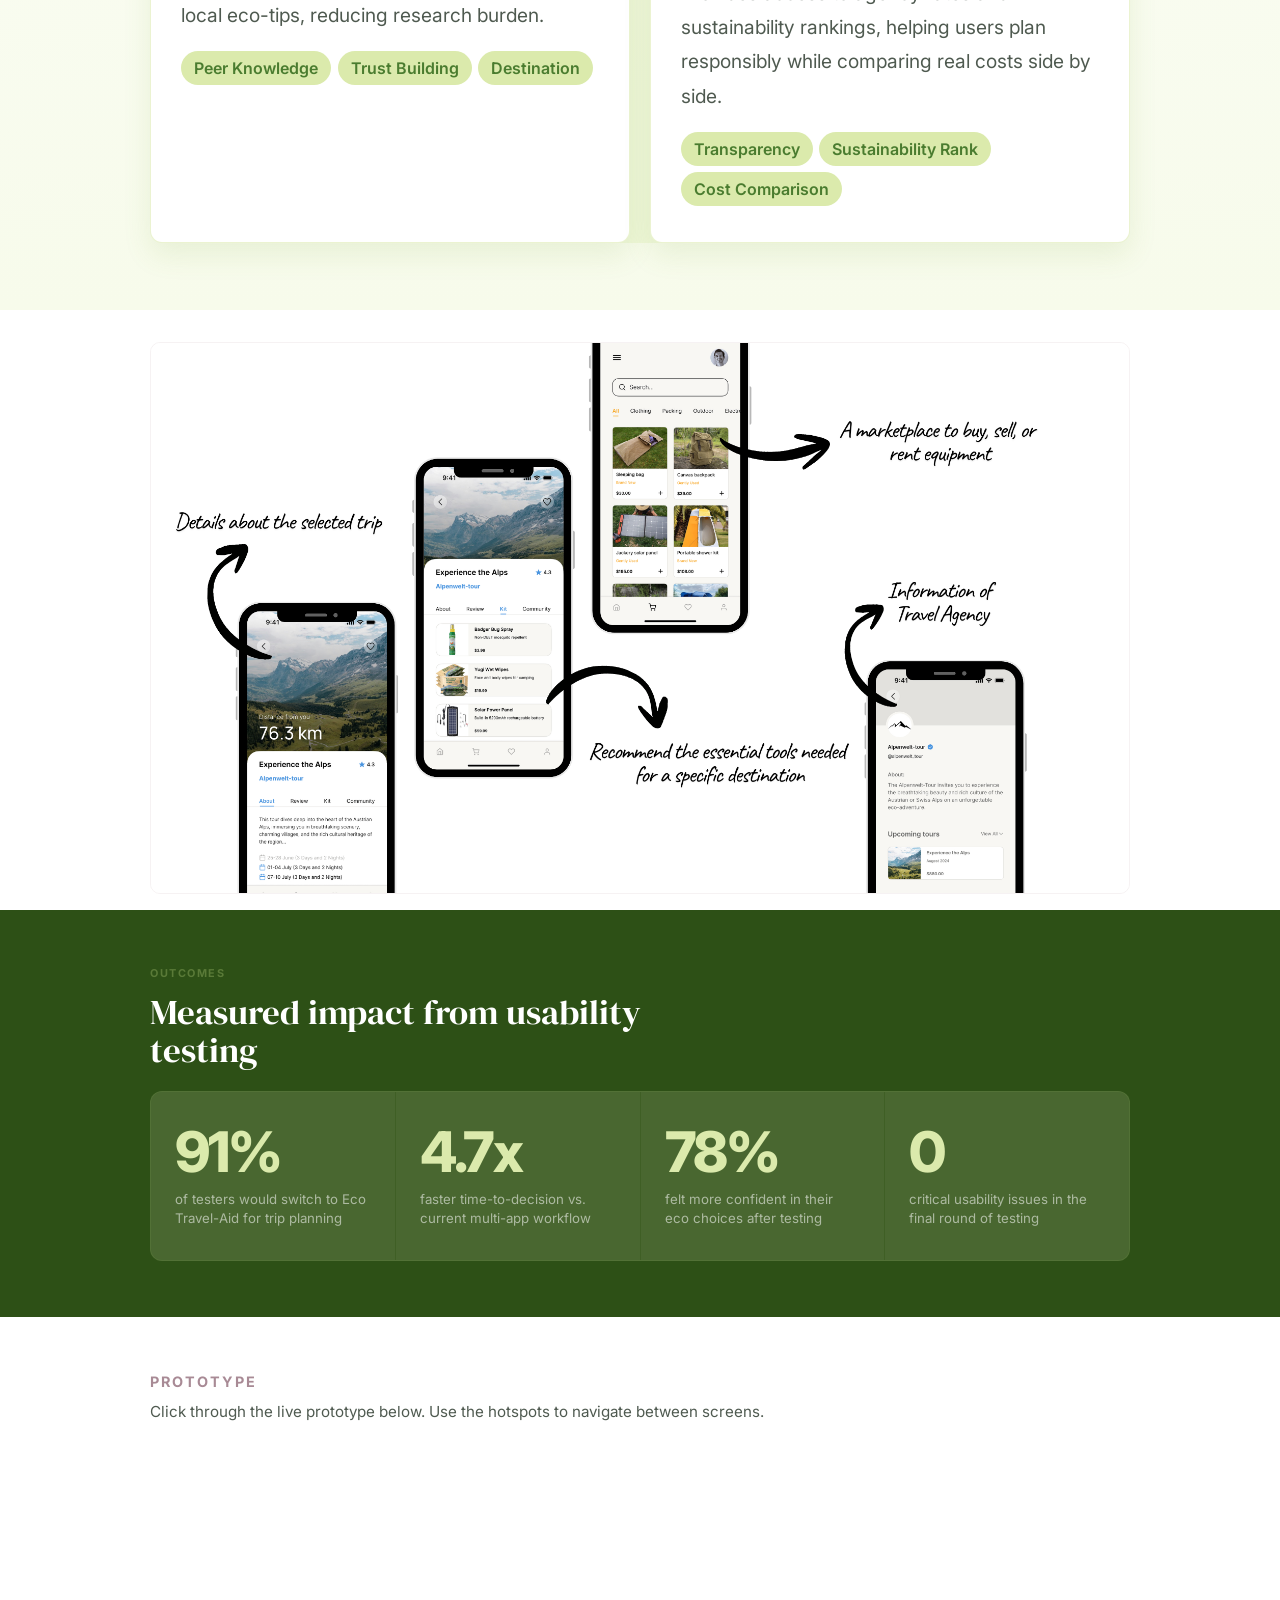
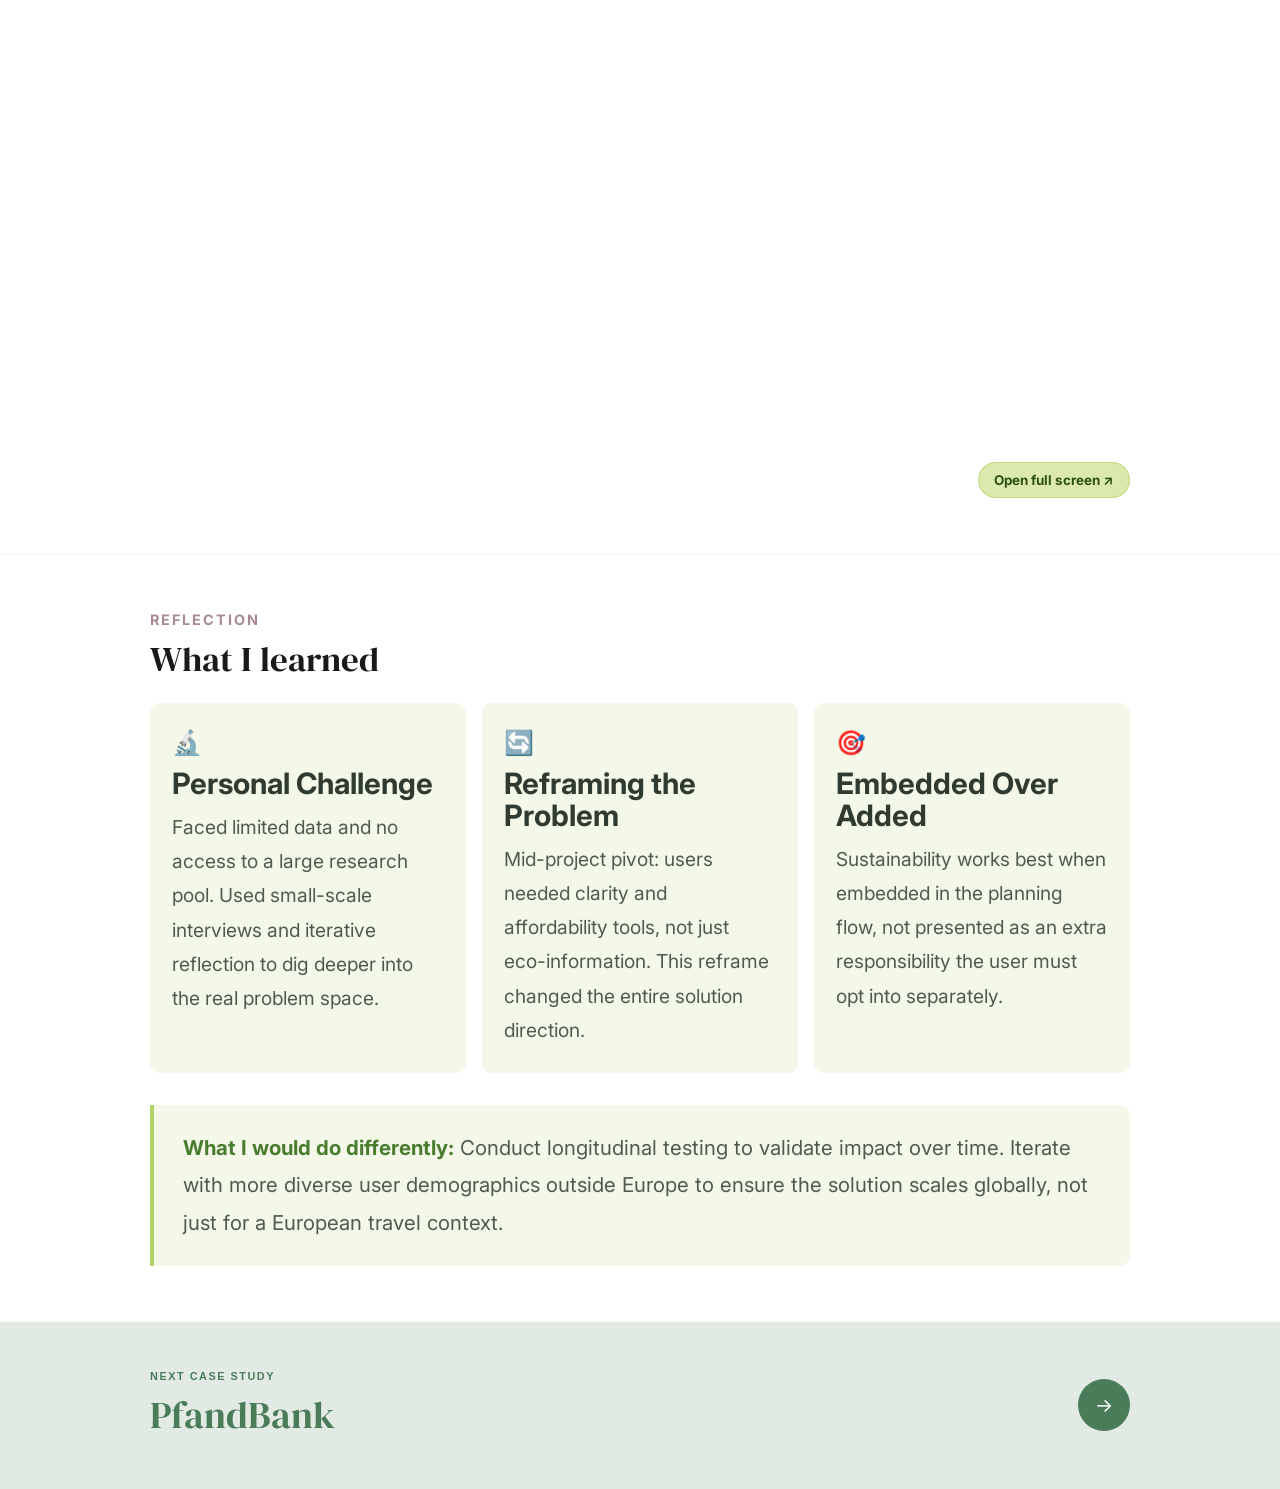
<file: eco-travel-aid.html>
<!DOCTYPE html>
<html lang="en">
  <head>
    <meta charset="UTF-8" />
    <meta name="viewport" content="width=device-width, initial-scale=1.0" />
    <title>Case Study | Eco Travel-Aid</title>
    <link rel="preconnect" href="https://fonts.googleapis.com" />
    <link rel="preconnect" href="https://fonts.gstatic.com" crossorigin />
    <link href="https://fonts.googleapis.com/css2?family=DM+Serif+Display:ital@0;1&family=Inter:wght@400;500;600;700;800&display=swap" rel="stylesheet" />
    <link href="https://api.fontshare.com/v2/css?f[]=satoshi@400,500,700,900&display=swap" rel="stylesheet" />
    <link rel="stylesheet" href="styles.css" />
  </head>
<body class="cv-page case-study-one-page" style="--cs-accent: #4A7C59; --text: #1a1a1a;">

    <header class="cs-topbar">
      <a href="index.html" class="cs-topbar-logo">Titixa Kamani</a>
      <a class="cs-back-btn" href="index.html#case-studies">← Back to Work</a>
    </header>
    <nav class="cs-float-nav" aria-label="Case Study Navigation">
      <a href="#overview">Overview</a>
      <a href="#problem">Problem</a>
      <a href="#research">Research</a>
      <a href="#personas">Personas</a>
      <a href="#design">Design</a>
      <a href="#prototype">Prototype</a>
      <a href="#reflection">Reflection</a>
    </nav>

    <!-- Hero -->
    <div id="overview" class="cs-hero">
      <img src="eco-travel-aid-thumbnail.png?v=4" alt="Eco Travel Aid case study thumbnail" />
      <div class="cs-meta-row" style="padding: 1.8rem 3rem; border-radius: 50px; background: rgba(74,124,89,0.06); border: 1px solid rgba(74,124,89,0.12); justify-content: center; gap: 3rem; margin-top: 2rem;">
        <div class="cs-meta-chip" style="background: none; padding: 0; text-align: center;">
          <label>Role</label><span>UI/UX Designer</span>
        </div>
        <div class="cs-meta-chip" style="background: none; padding: 0; text-align: center;">
          <label>Timeline</label><span>4 Months</span>
        </div>
        <div class="cs-meta-chip" style="background: none; padding: 0; text-align: center;">
          <label>Tools</label><span>Figma · Miro · Notion</span>
        </div>
        <div class="cs-meta-chip" style="background: none; padding: 0; text-align: center;">
          <label>Platform</label><span>Mobile App</span>
        </div>
      </div>lass="cs-meta-chip"><label>Platform</label><span>Mobile App</span></div>
      </div>
    </div>

    <!-- Problem Statement -->
    <div id="problem" class="problem-band" style="margin-top:3rem;">
      <div class="problem-band-inner">
        <p class="band-eyebrow">Problem Statement</p>
        <h2>Why do eco-conscious travelers still choose unsustainable options?</h2>
        <div class="problem-cards">
          <div class="problem-card">
            <p class="problem-card-num">01</p>
            <h3>The Cost Barrier</h3>
            <p>37% of travelers avoid sustainable travel due to high costs (WTTC, 2024). Eco-friendly options consistently feel financially out of reach.</p>
          </div>
          <div class="problem-card">
            <p class="problem-card-num">02</p>
            <h3>Single-Use Gear Waste</h3>
            <p>One-time gear purchases drive up both expenses and environmental waste. Travelers buy equipment for one trip, then never use it again.</p>
          </div>
          <div class="problem-card">
            <p class="problem-card-num">03</p>
            <h3>Decision Fatigue</h3>
            <p>Unclear needs and fragmented information create cognitive overload, causing travelers to abandon sustainable intentions before they start.</p>
          </div>
        </div>
      </div>
    </div>

    <!-- Research -->
    <div id="research" style="width:min(980px,92%);margin:3.5rem auto 0;">
      <p class="cs-section-label">Primary Research</p>
      <h2 style="font-family:'DM Serif Display',serif;font-size:clamp(1.5rem,2.8vw,2.2rem);font-weight:400;line-height:1.2;margin:0.4rem 0 1.4rem;max-width:30ch;letter-spacing:-0.01em;">Understanding the real <br> eco-traveler</h2>
      <div class="research-layout">
        <div>
          <div class="research-method">
            <div class="method-icon">&#128483;</div>
            <div class="method-text">
              <h4>10 In-depth Interviews</h4>
              <p>Corporate employees, freelancers, and students aged 24 to 35, primarily in Europe with 8 to 10 trips per year</p>
            </div>
          </div>
          <div class="research-method">
            <div class="method-icon">&#128203;</div>
            <div class="method-text">
              <h4>Survey Group</h4>
              <p>10 participants, 7 males and 3 females. Quantified the specific barriers preventing sustainable travel decisions</p>
            </div>
          </div>
          <div class="research-method">
            <div class="method-icon">&#128269;</div>
            <div class="method-text">
              <h4>Competitive Analysis</h4>
              <p>Reviewed existing platforms. None offered gear-sharing with community planning in one cohesive experience</p>
            </div>
          </div>
          <div class="research-method">
            <div class="method-icon">&#128506;</div>
            <div class="method-text">
              <h4>User Journey Mapping</h4>
              <p>Mapped emotional states from trip inspiration through to reflection to pinpoint where decision drop-off happens</p>
            </div>
          </div>
        </div>
        <div class="research-demographics">
          <p class="demo-title">Survey Demographics</p>
          <div class="demo-grid">
            <div class="demo-item"><label>Participants</label><span>10 people</span></div>
            <div class="demo-item"><label>Age Range</label><span>24 to 35 years</span></div>
            <div class="demo-item"><label>Gender</label><span>7 males / 3 females</span></div>
            <div class="demo-item"><label>Location</label><span>Primarily Europe</span></div>
            <div class="demo-item"><label>Occupation</label><span>Corporate, Freelance, Students</span></div>
            <div class="demo-item"><label>Travel Frequency</label><span>8 to 10 trips / year</span></div>
            <div class="demo-item full" style="background:#f3f8e8;border-color:rgba(219,234,172,0.6);">
              <label>Key Finding</label>
              <span class="demo-key-finding">The barrier was not lack of interest. It was high costs and decision fatigue from unclear needs.</span>
            </div>
          </div>
        </div>
      </div>
    </div>

    <!-- Recurring Themes -->
    <div id="personas" style="width:min(980px,92%);margin:2.5rem auto 0;">
      <p class="cs-section-label">Recurring Themes from Interviews</p>
      <div class="insights-grid">
        <div class="insight-card">
          <div class="insight-icon">&#128722;</div>
          <h4>Gear Planning Stress</h4>
          <p>Travelers felt anxious and overwhelmed planning what sustainable gear to pack for each specific trip type.</p>
        </div>
        <div class="insight-card">
          <div class="insight-icon">&#128465;</div>
          <h4>Single-Use Frustration</h4>
          <p>Buying equipment used once then discarded felt both wasteful and expensive, directly contradicting eco values.</p>
        </div>
        <div class="insight-card">
          <div class="insight-icon">&#128683;</div>
          <h4>No Affordable Eco Options</h4>
          <p>Users struggled to find eco-friendly alternatives at reasonable price points, forcing compromise on their values.</p>
        </div>
      </div>
    </div>

    <!-- Persona -->
    <div style="width:min(980px,92%);margin:2.5rem auto 0;">
      <p class="cs-section-label">User Persona</p>
      <h2 style="font-family:'DM Serif Display',serif;font-size:clamp(1.5rem,2.8vw,2.2rem);font-weight:400;line-height:1.2;margin:0.4rem 0 0;letter-spacing:-0.01em;">Meet Jake Wilson</h2>
      <div class="persona-card">
        <div class="persona-left">
          <div>
            <div class="persona-avatar"><img src="Jake Wilson.png" alt="Jake Wilson profile picture" /></div>
            <div class="persona-name">Jake Wilson</div>
            <div class="persona-role">28, Marketing Manager<br/>Berlin, Germany</div>
            <div class="persona-badge">Eco-Aspirational Traveler</div>
          </div>
          <div class="frustration-bar-wrap">
            <div class="frustration-label">Frustration level</div>
            <div class="frustration-bar"><div class="frustration-fill"></div></div>
            <div class="frustration-note">High, decision paralysis</div>
          </div>
        </div>
        <div class="persona-right">
          <div class="persona-col">
            <h4>Goals</h4>
            <ul>
              <li>Travel without increasing carbon footprint</li>
              <li>Find affordable sustainable gear options</li>
              <li>Connect with like-minded travelers</li>
            </ul>
          </div>
          <div class="persona-col">
            <h4>Frustrations</h4>
            <ul>
              <li>Eco-friendly gear is too expensive</li>
              <li>Buys gear once, then wastes it</li>
              <li>No trusted single source for eco travel</li>
            </ul>
          </div>
          <div class="persona-quote">
            <p>&#8220;I want to travel sustainably, but every time I price it up, I just can&#8217;t justify the cost. So I end up making the same choices as always.&#8221;</p>
          </div>
        </div>
      </div>
    </div>

    <!-- User Journey -->
    <div class="user-journey-heading">
      <p class="cs-section-label">User Journey</p>
      <h2>User Journey</h2>
    </div>

    <div class="jm-table-wrap">
      <table class="jm-table">
        <thead>
          <tr>
            <th>Stage</th>
            <th>User Journey</th>
            <th>Goals</th>
            <th>Emotions</th>
            <th>Pain-points</th>
            <th>Opportunity</th>
          </tr>
        </thead>
        <tbody>
          <tr>
            <td class="jm-stage-cell"><div class="jm-stage-inner"><span class="jm-stage-num">Stage 01</span><span class="jm-stage-name">Plans a camping weekend</span></div></td>
            <td class="jm-content-cell"><div class="jm-cell-inner"><span class="jm-cell-tag">Journey</span><p class="jm-cell-text">Decides to go camping over the holiday</p></div></td>
            <td class="jm-content-cell"><div class="jm-cell-inner"><span class="jm-cell-tag">Goal</span><p class="jm-cell-text">Have a fun and smooth trip</p></div></td>
            <td class="jm-content-cell jm-emotion-col"><div class="jm-cell-inner"><span class="jm-cell-tag">Emotion</span><span class="jm-emotion-chip neutral"><span class="jm-emotion-dot"></span>Excited, unsure</span></div></td>
            <td class="jm-content-cell jm-pain-col"><div class="jm-cell-inner"><span class="jm-cell-tag">Pain Point</span><p class="jm-cell-text">Doubtful with planning &amp; packing</p><span class="jm-pain-tag">Planning stress</span></div></td>
            <td class="jm-content-cell jm-opp-col"><div class="jm-cell-inner"><span class="jm-cell-tag">Opportunity</span><p class="jm-cell-text">Provide planning support and destination-based suggestions</p><span class="jm-opp-tag">Planning Support</span></div></td>
          </tr>
          <tr>
            <td class="jm-stage-cell"><div class="jm-stage-inner"><span class="jm-stage-num">Stage 02</span><span class="jm-stage-name">Chooses a destination</span></div></td>
            <td class="jm-content-cell"><div class="jm-cell-inner"><span class="jm-cell-tag">Journey</span><p class="jm-cell-text">Selects location in the app</p></div></td>
            <td class="jm-content-cell"><div class="jm-cell-inner"><span class="jm-cell-tag">Goal</span><p class="jm-cell-text">Know what is needed for that destination</p></div></td>
            <td class="jm-content-cell jm-emotion-col"><div class="jm-cell-inner"><span class="jm-cell-tag">Emotion</span><span class="jm-emotion-chip anxious"><span class="jm-emotion-dot"></span>Curious, slightly anxious</span></div></td>
            <td class="jm-content-cell jm-pain-col"><div class="jm-cell-inner"><span class="jm-cell-tag">Pain Point</span><p class="jm-cell-text">Not sure what's essential for the location</p><span class="jm-pain-tag">Unclear needs</span></div></td>
            <td class="jm-content-cell jm-opp-col"><div class="jm-cell-inner"><span class="jm-cell-tag">Opportunity</span><p class="jm-cell-text">Show curated checklist based on destination</p><span class="jm-opp-tag">Curated Checklist</span></div></td>
          </tr>
          <tr>
            <td class="jm-stage-cell"><div class="jm-stage-inner"><span class="jm-stage-num">Stage 03</span><span class="jm-stage-name">Views gear checklist</span></div></td>
            <td class="jm-content-cell"><div class="jm-cell-inner"><span class="jm-cell-tag">Journey</span><p class="jm-cell-text">Looks through the gear list suggested by app</p></div></td>
            <td class="jm-content-cell"><div class="jm-cell-inner"><span class="jm-cell-tag">Goal</span><p class="jm-cell-text">Prepare properly without overspending</p></div></td>
            <td class="jm-content-cell jm-emotion-col"><div class="jm-cell-inner"><span class="jm-cell-tag">Emotion</span><span class="jm-emotion-chip"><span class="jm-emotion-dot"></span>Worried about budget</span></div></td>
            <td class="jm-content-cell jm-pain-col"><div class="jm-cell-inner"><span class="jm-cell-tag">Pain Point</span><p class="jm-cell-text">Items seem expensive for one-time use</p><span class="jm-pain-tag">Cost barrier</span></div></td>
            <td class="jm-content-cell jm-opp-col"><div class="jm-cell-inner"><span class="jm-cell-tag">Opportunity</span><p class="jm-cell-text">Highlight cost-saving tips and essentials only</p><span class="jm-opp-tag">Cost Saving Tips</span></div></td>
          </tr>
          <tr>
            <td class="jm-stage-cell"><div class="jm-stage-inner"><span class="jm-stage-num">Stage 04</span><span class="jm-stage-name">Visits marketplace</span></div></td>
            <td class="jm-content-cell"><div class="jm-cell-inner"><span class="jm-cell-tag">Journey</span><p class="jm-cell-text">Browses gear to rent or buy second-hand</p></div></td>
            <td class="jm-content-cell"><div class="jm-cell-inner"><span class="jm-cell-tag">Goal</span><p class="jm-cell-text">Find affordable, reusable gear</p></div></td>
            <td class="jm-content-cell jm-emotion-col"><div class="jm-cell-inner"><span class="jm-cell-tag">Emotion</span><span class="jm-emotion-chip neutral"><span class="jm-emotion-dot"></span>Relieved, interested</span></div></td>
            <td class="jm-content-cell jm-pain-col"><div class="jm-cell-inner"><span class="jm-cell-tag">Pain Point</span><p class="jm-cell-text">Wants quality but on a budget</p><span class="jm-pain-tag">Quality vs. cost</span></div></td>
            <td class="jm-content-cell jm-opp-col"><div class="jm-cell-inner"><span class="jm-cell-tag">Opportunity</span><p class="jm-cell-text">Promote rent/reuse options clearly</p><span class="jm-opp-tag">Rent &amp; Reuse</span></div></td>
          </tr>
          <tr>
            <td class="jm-stage-cell"><div class="jm-stage-inner"><span class="jm-stage-num">Stage 05</span><span class="jm-stage-name">Finalizes gear choices</span></div></td>
            <td class="jm-content-cell"><div class="jm-cell-inner"><span class="jm-cell-tag">Journey</span><p class="jm-cell-text">Rents or buys selected gear</p></div></td>
            <td class="jm-content-cell"><div class="jm-cell-inner"><span class="jm-cell-tag">Goal</span><p class="jm-cell-text">Feel ready for the trip</p></div></td>
            <td class="jm-content-cell jm-emotion-col"><div class="jm-cell-inner"><span class="jm-cell-tag">Emotion</span><span class="jm-emotion-chip positive"><span class="jm-emotion-dot"></span>Confident, satisfied</span></div></td>
            <td class="jm-content-cell jm-pain-col"><div class="jm-cell-inner"><span class="jm-cell-tag">Pain Point</span><p class="jm-cell-text" style="color:#6b7280;font-style:italic;font-size:0.8rem;">No major pain points at this stage</p></div></td>
            <td class="jm-content-cell jm-opp-col"><div class="jm-cell-inner"><span class="jm-cell-tag">Opportunity</span><p class="jm-cell-text">Reinforce positive outcome and encourage community sharing</p><span class="jm-opp-tag">Community Share</span></div></td>
          </tr>
        </tbody>
      </table>
    </div>

    <!-- Journey Insights -->
    <div style="width:min(980px,92%);margin:2.5rem auto 0;">
      <p class="cs-section-label">Insights from User Journey Mapping</p>
      <div class="journey-insights">
        <div class="journey-card">
          <div class="journey-num">Insight 01</div>
          <h4>Reduces Decision Fatigue</h4>
          <p>Showing only essential items for specific trips keeps planning manageable and prevents the overwhelm that causes drop-off.</p>
        </div>
        <div class="journey-card">
          <div class="journey-num">Insight 02</div>
          <h4>Emotional Transformation</h4>
          <p>Moving users from uncertain and worried to confident and satisfied builds trust and encourages habitual, frequent use.</p>
        </div>
        <div class="journey-card">
          <div class="journey-num">Insight 03</div>
          <h4>Embedded Sustainability</h4>
          <p>Integrating sustainable decisions into the main planning flow, not as an add-on, psychologically promotes responsible consumption.</p>
        </div>
      </div>
    </div>

    <!-- Design Challenge -->
    <div class="challenge-band">
      <div class="challenge-band-inner">
        <p class="challenge-eyebrow">Design Challenge</p>
        <h2>How might we support travelers to make <em>eco-friendly choices</em> without increasing their travel expenses?</h2>
      </div>
    </div>

    <!-- Design Philosophy -->
    <div class="philosophy-band">
      <div class="philosophy-inner">
        <div>
          <p class="band-eyebrow" style="color:#5a7a38;">Design Philosophy</p>
          <h2>Building clarity and confidence into every decision</h2>
        </div>
        <div class="philosophy-right">
          <p>I believe that tackling real-world problems calls for design that is clear, purposeful, and guided by human-centred thinking. My approach focuses on turning complex decisions into actionable, confident steps.</p>
          <p>With Eco Travel-Aid, I built an experience that guides users from uncertainty to confidence, making eco-friendly choices intuitive, cost-effective, and embedded in the journey rather than layered on top of it.</p>
        </div>
      </div>
    </div>

    <!-- Proposed Solution -->
    <div id="design" class="solutions-band">
      <div class="solutions-inner">
        <p class="band-eyebrow" style="color:var(--accent-2);">Proposed Solution</p>
        <h2>Eco Travel-Aid: four features that make sustainable travel accessible</h2>
        <p>By fostering collaboration and providing practical tools, Eco Travel-Aid empowers travelers to minimize their environmental impact without increasing costs.</p>
        <div class="solutions-grid">
          <div class="solution-card">
            <p class="solution-num">Feature 01</p>
            <h3>Eco-Friendly Gear Recommendations</h3>
            <p>Suggests sustainable equipment tailored to each trip, only what you actually need, reducing impulse purchases and unnecessary waste.</p>
            <div class="solution-tags">
              <span class="solution-tag">Personalized</span>
              <span class="solution-tag">Trip-Specific</span>
              <span class="solution-tag">Waste Reduction</span>
            </div>
          </div>
          <div class="solution-card">
            <p class="solution-num">Feature 02</p>
            <h3>Gear-Sharing Marketplace</h3>
            <p>Enables travelers to share and borrow equipment, eliminating single-use gear purchases and dramatically cutting travel costs.</p>
            <div class="solution-tags">
              <span class="solution-tag">Cost Saving</span>
              <span class="solution-tag">Community</span>
              <span class="solution-tag">Circular Economy</span>
            </div>
          </div>
          <div class="solution-card">
            <p class="solution-num">Feature 03</p>
            <h3>Community Connection</h3>
            <p>Connects travelers heading to the same destination to share insights, experiences, and local eco-tips, reducing research burden.</p>
            <div class="solution-tags">
              <span class="solution-tag">Peer Knowledge</span>
              <span class="solution-tag">Trust Building</span>
              <span class="solution-tag">Destination</span>
            </div>
          </div>
          <div class="solution-card">
            <p class="solution-num">Feature 04</p>
            <h3>Travel Agency Comparison</h3>
            <p>Provides access to agency rates and sustainability rankings, helping users plan responsibly while comparing real costs side by side.</p>
            <div class="solution-tags">
              <span class="solution-tag">Transparency</span>
              <span class="solution-tag">Sustainability Rank</span>
              <span class="solution-tag">Cost Comparison</span>
            </div>
          </div>
        </div>
      </div>
    </div>

    <!-- Solution Images -->
    <div class="solution-images">
      <img src="eco solution.png?v=2" alt="Eco Travel Aid solution overview" />
    </div>

    <!-- Outcomes -->
    <div class="outcomes-band">
      <div class="outcomes-inner">
        <p class="band-eyebrow">Outcomes</p>
        <h2>Measured impact from usability testing</h2>
        <div class="outcomes-grid">
          <div class="outcome-cell"><div class="outcome-num">91%</div><div class="outcome-label">of testers would switch to Eco Travel-Aid for trip planning</div></div>
          <div class="outcome-cell"><div class="outcome-num">4.7x</div><div class="outcome-label">faster time-to-decision vs. current multi-app workflow</div></div>
          <div class="outcome-cell"><div class="outcome-num">78%</div><div class="outcome-label">felt more confident in their eco choices after testing</div></div>
          <div class="outcome-cell"><div class="outcome-num">0</div><div class="outcome-label">critical usability issues in the final round of testing</div></div>
        </div>
      </div>
    </div>

    <!-- Prototype -->
    <div id="prototype" class="prototype-band">
      <div class="prototype-inner">
        <p class="cs-section-label">Prototype</p>
        <p class="prototype-desc">Click through the live prototype below. Use the hotspots to navigate between screens.</p>
        <div class="prototype-frame-wrap">
          <iframe
            class="prototype-frame"
            src="https://embed.figma.com/proto/CJckt3OYEVIz0QpSX8zYnG/Eco-Travel-Aid?node-id=1-3&embed-host=share&hide-ui=1&scaling=scale-down&starting-point-node-id=1-3&bg-color=ffffff"
            allowfullscreen
            loading="lazy"
            title="Eco Travel-Aid interactive prototype"
          ></iframe>
        </div>
        <div class="prototype-actions">
          <a class="prototype-open-btn" href="https://www.figma.com/proto/CJckt3OYEVIz0QpSX8zYnG/Eco-Travel-Aid?node-id=1-3" target="_blank" rel="noopener">
            Open full screen &#8599;
          </a>
        </div>
      </div>
    </div>

    <!-- Reflection -->
    <div id="reflection" class="reflection-band">
      <div class="reflection-inner">
        <p class="cs-section-label">Reflection</p>
        <h2>What I learned</h2>
        <div class="reflection-grid">
          <div class="ref-card">
            <div class="ref-icon">&#128300;</div>
            <h3>Personal Challenge</h3>
            <p>Faced limited data and no access to a large research pool. Used small-scale interviews and iterative reflection to dig deeper into the real problem space.</p>
          </div>
          <div class="ref-card">
            <div class="ref-icon">&#128260;</div>
            <h3>Reframing the Problem</h3>
            <p>Mid-project pivot: users needed clarity and affordability tools, not just eco-information. This reframe changed the entire solution direction.</p>
          </div>
          <div class="ref-card">
            <div class="ref-icon">&#127919;</div>
            <h3>Embedded Over Added</h3>
            <p>Sustainability works best when embedded in the planning flow, not presented as an extra responsibility the user must opt into separately.</p>
          </div>
        </div>
        <div class="next-steps-block">
          <p><strong>What I would do differently:</strong> Conduct longitudinal testing to validate impact over time. Iterate with more diverse user demographics outside Europe to ensure the solution scales globally, not just for a European travel context.</p>
        </div>
      </div>
    </div>

    <!-- Next Case Study -->
    <div class="cs-next">
      <div class="cs-next-inner">
        <div>
          <span class="cs-next-label">Next Case Study</span>
          <span class="cs-next-title">PfandBank</span>
        </div>
        <a href="pfandbank.html" class="cs-next-arrow" aria-label="Go to PfandBank">→</a>
      </div>
    </div>

  </body>
</html>
</file>
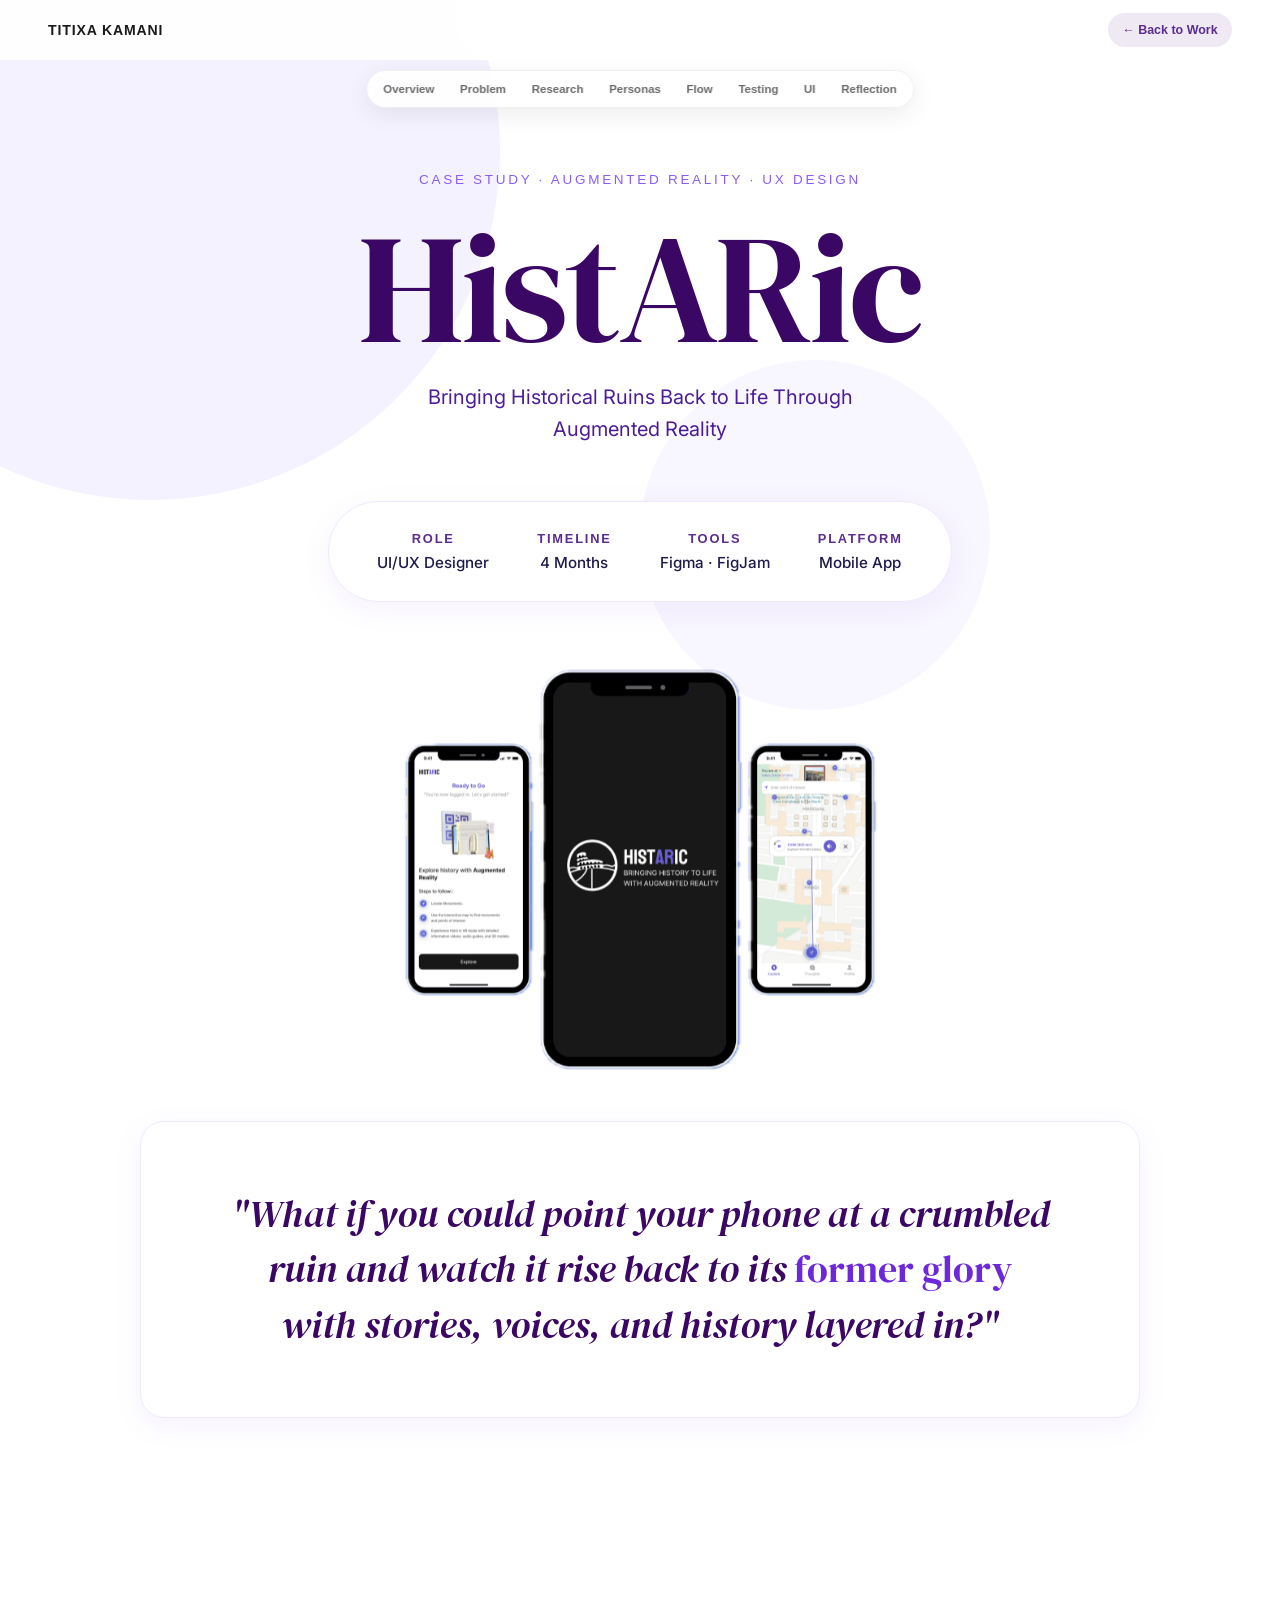
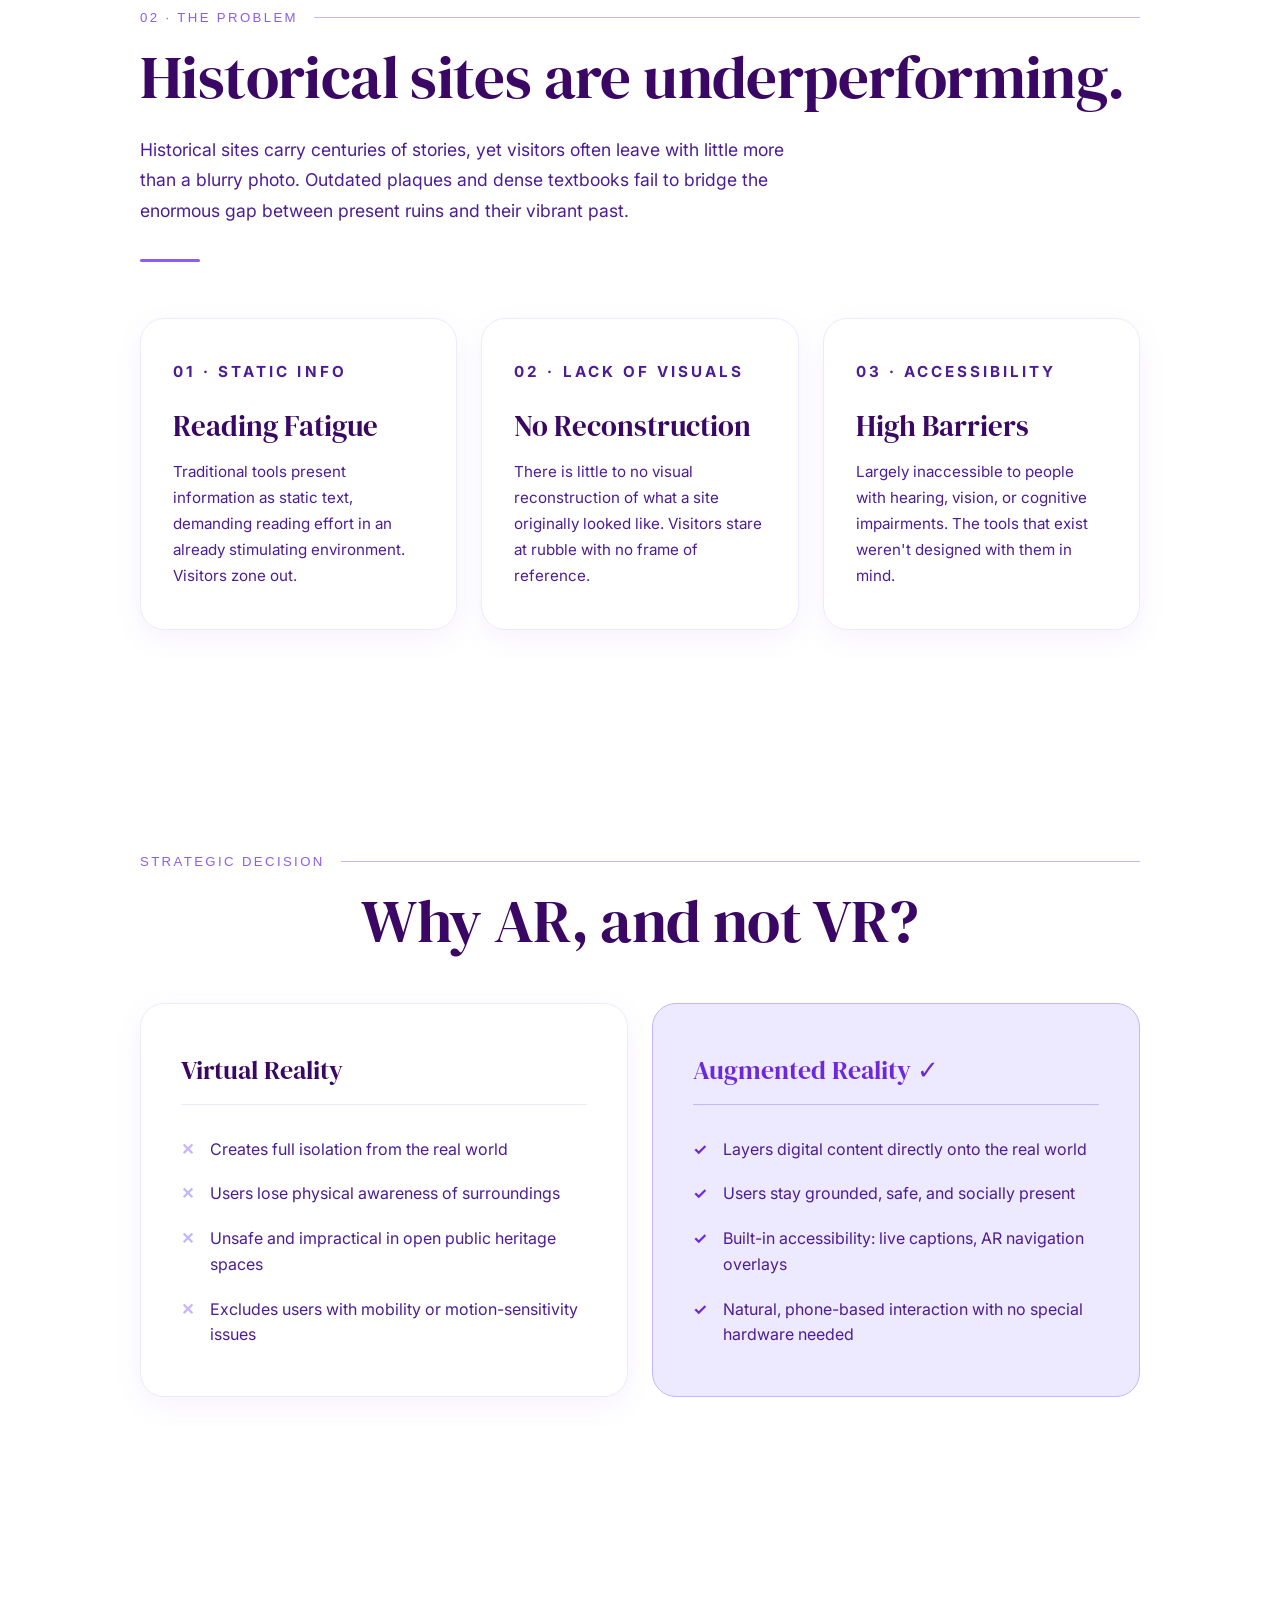
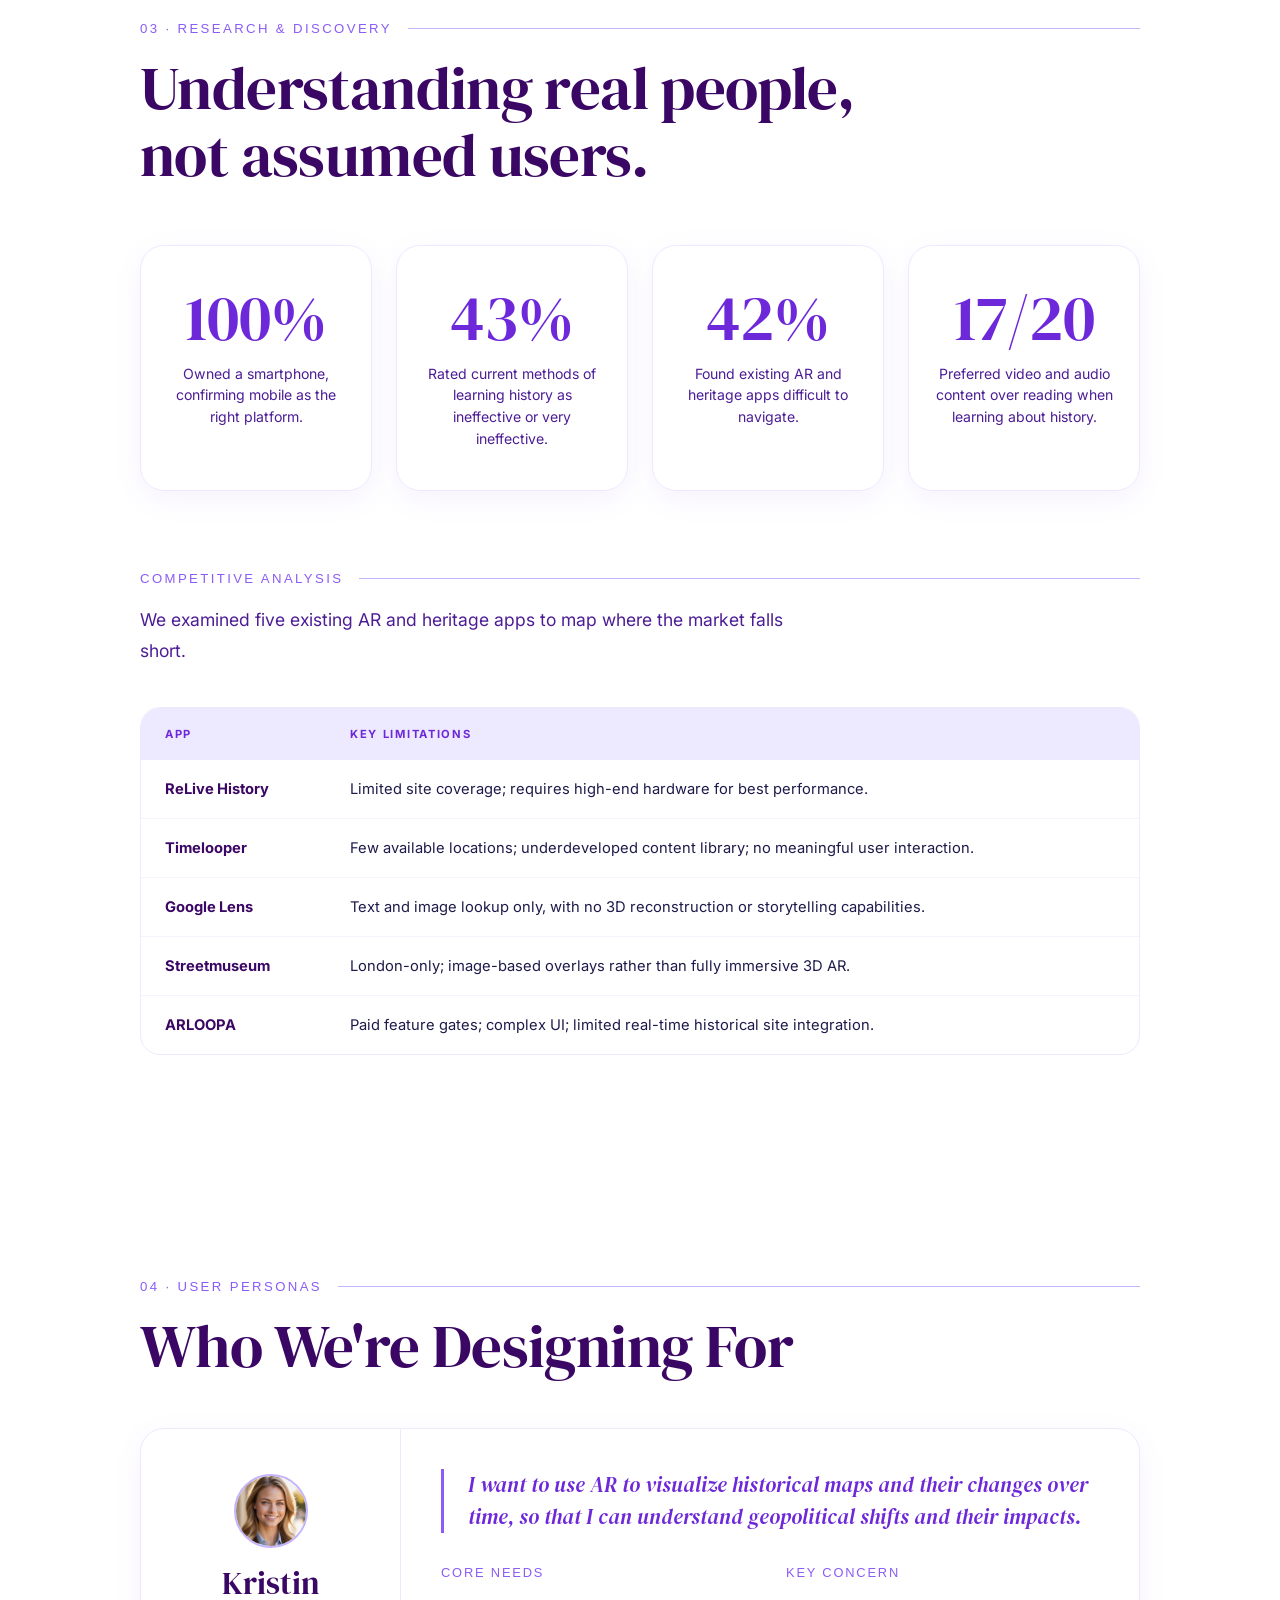
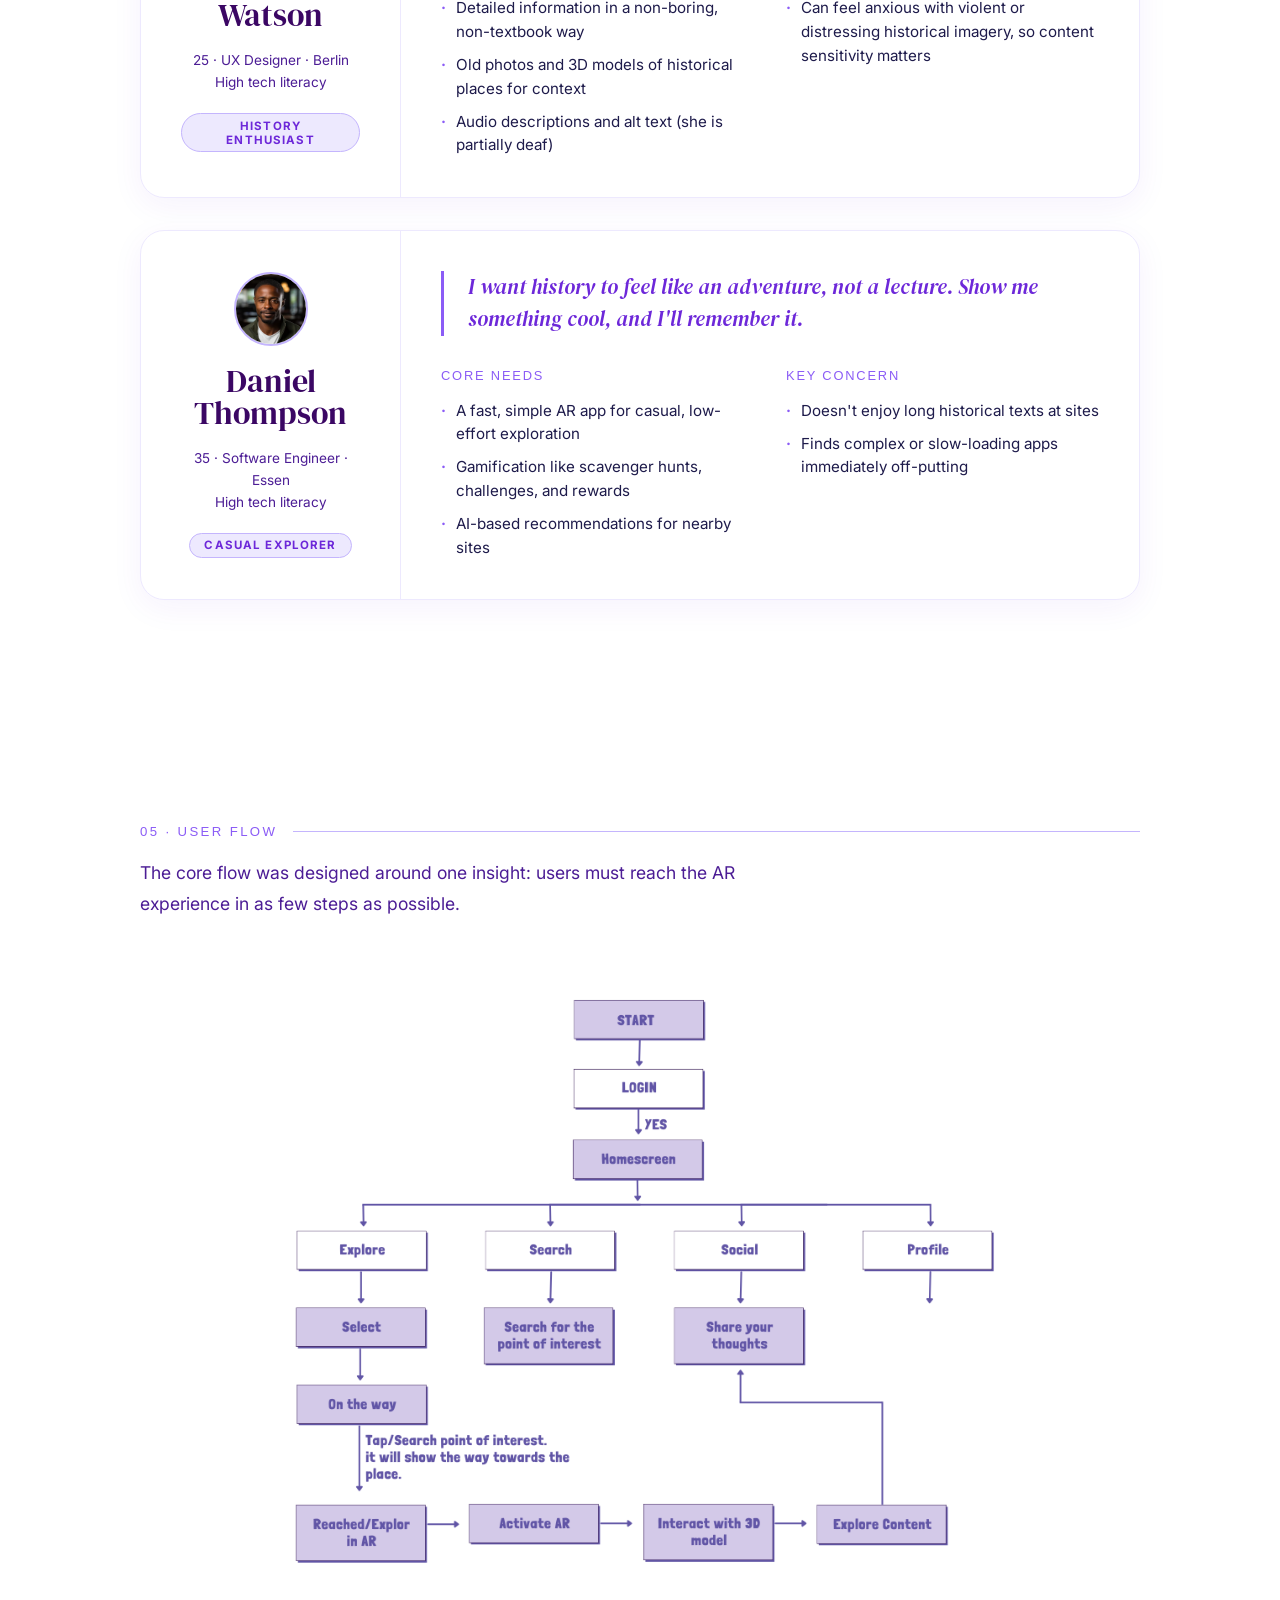
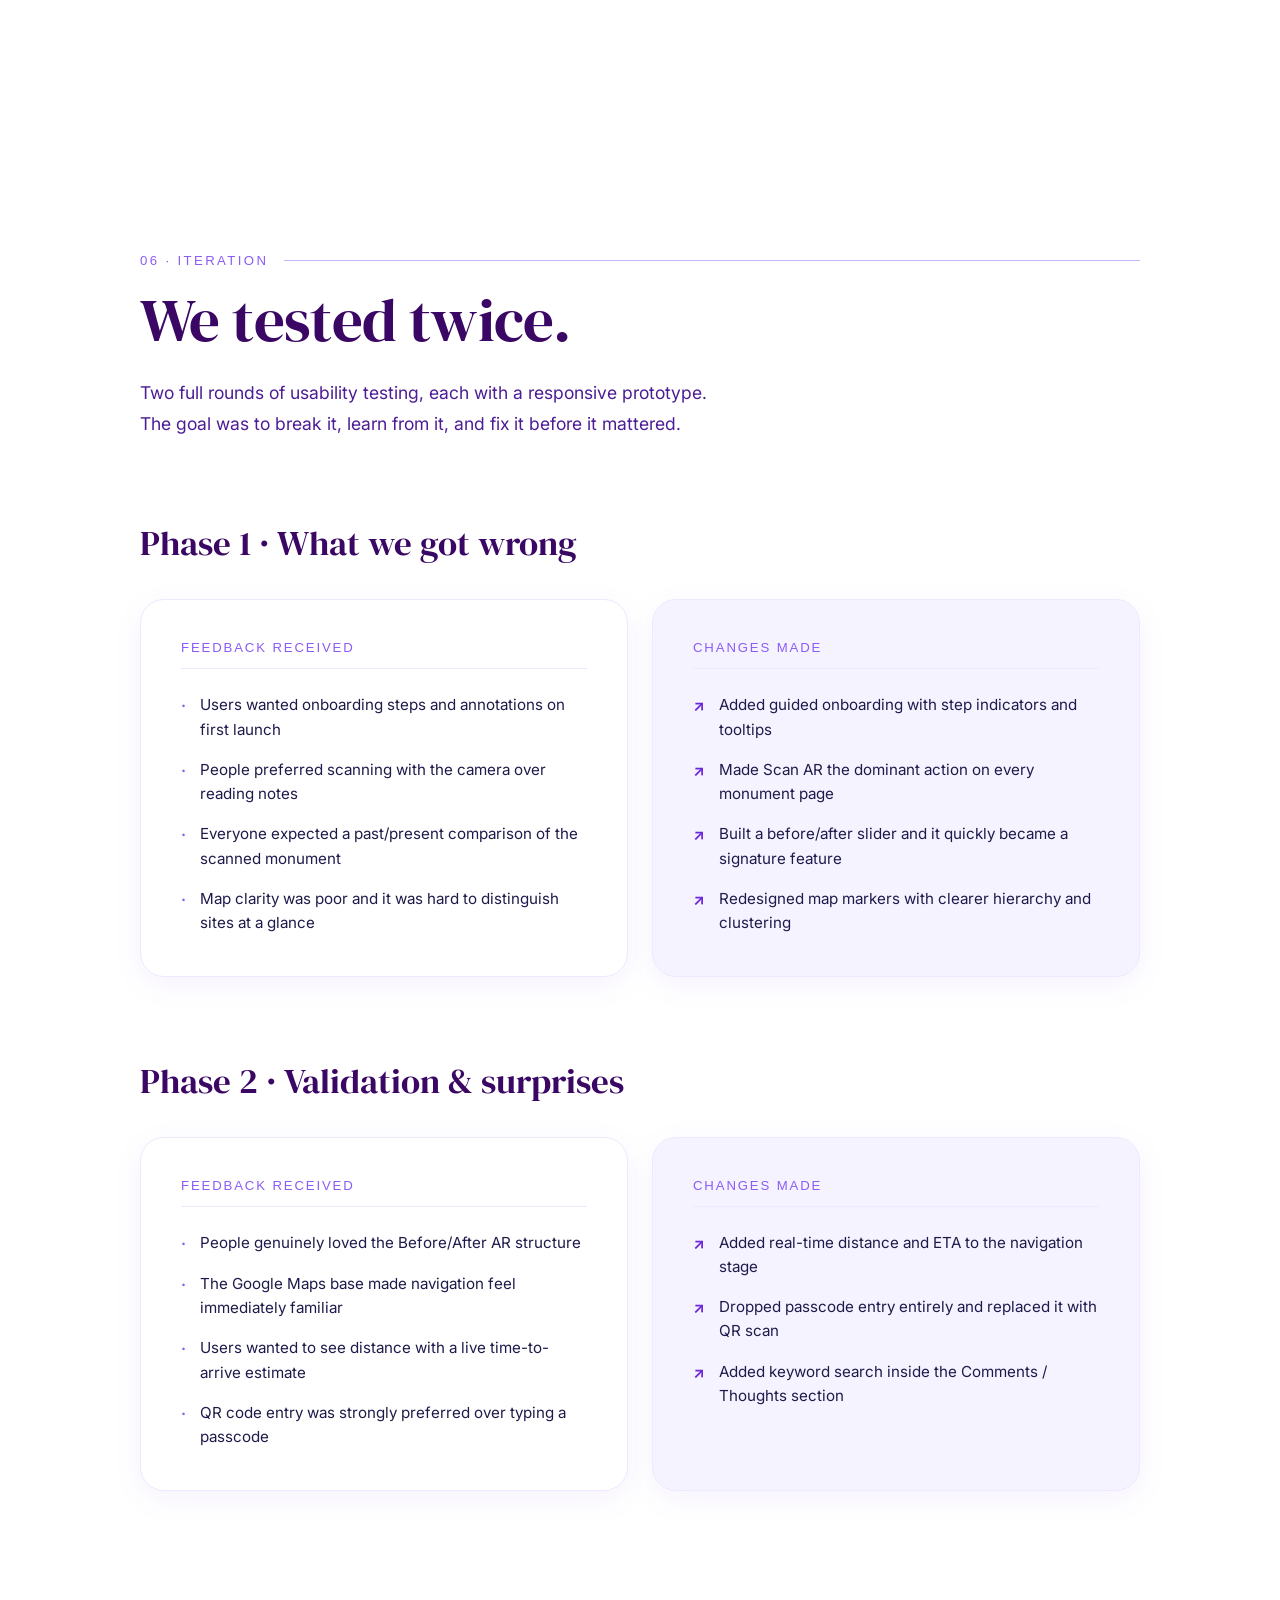
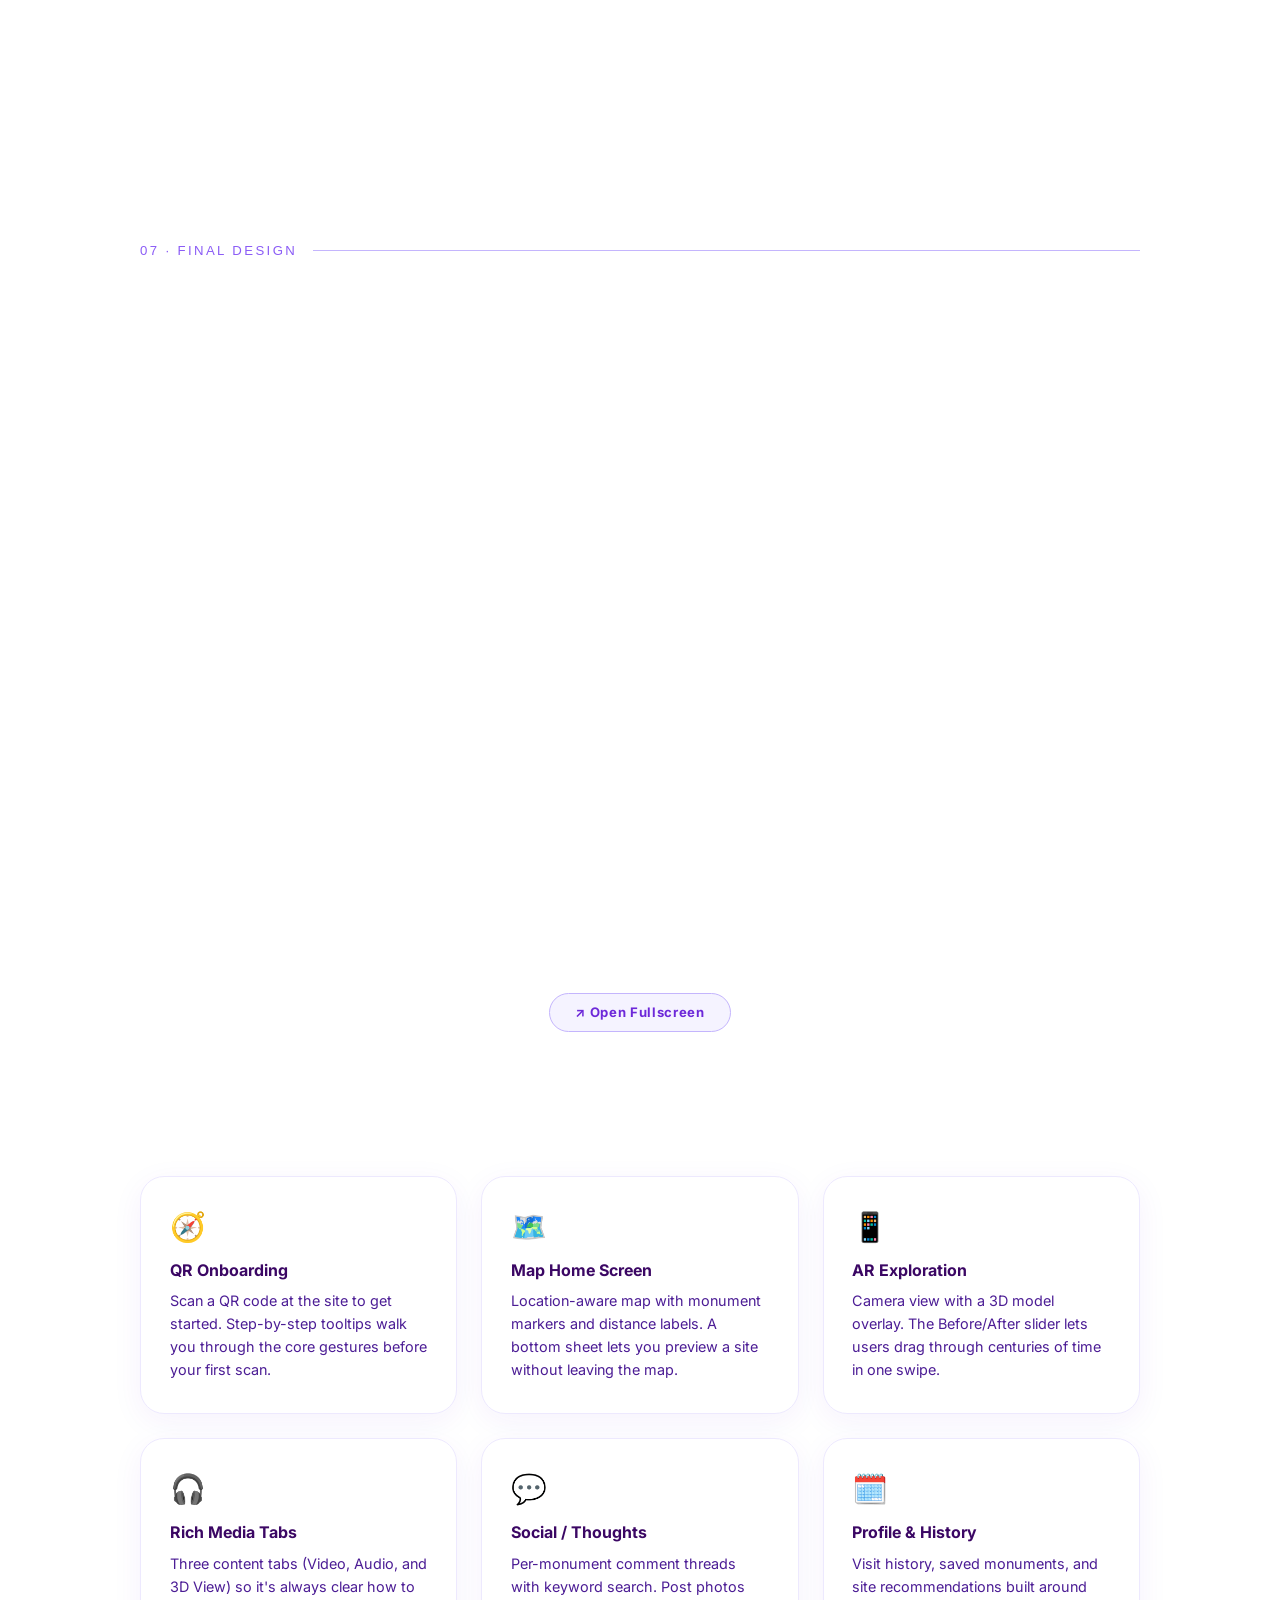
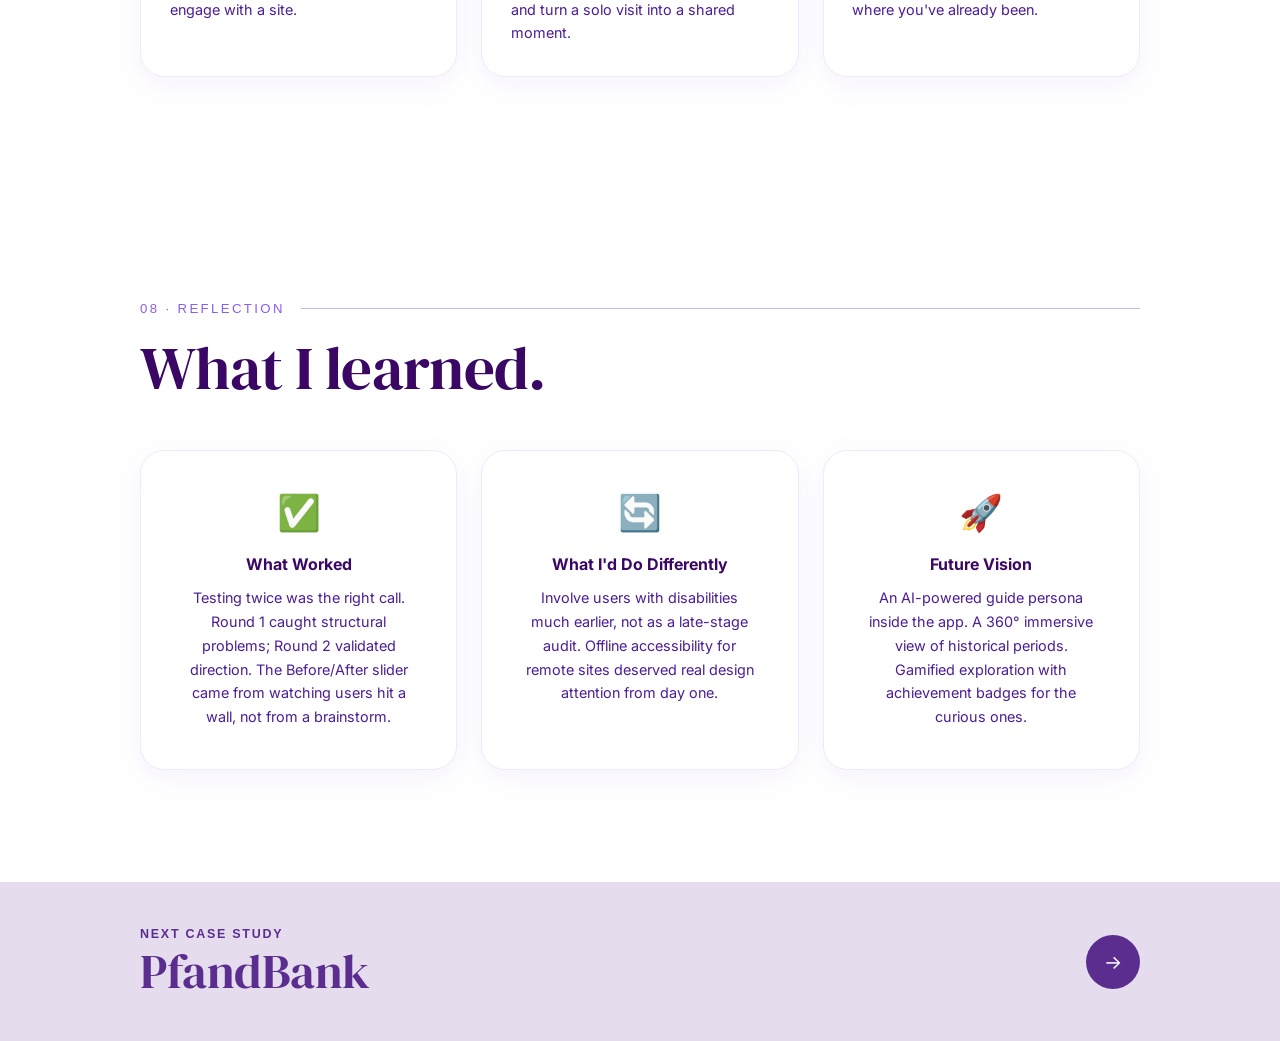
<file: histaric.html>
<!DOCTYPE html>
<html lang="en">
<head>
  <meta charset="UTF-8" />
  <meta name="viewport" content="width=device-width, initial-scale=1.0" />
  <title>Case Study | HistARic</title>
  <link rel="preconnect" href="https://fonts.googleapis.com">
  <link rel="preconnect" href="https://fonts.gstatic.com" crossorigin>
  <link href="https://fonts.googleapis.com/css2?family=DM+Serif+Display:ital@0;1&family=Inter:wght@400;500;600;700;800&display=swap" rel="stylesheet" />
  <link href="https://api.fontshare.com/v2/css?f[]=satoshi@400,500,700,900&display=swap" rel="stylesheet" />
  <style>
    *, *::before, *::after { box-sizing: border-box; margin: 0; padding: 0; }

    :root {
      --p1: #3b0764;
      --p2: #6d28d9;
      --p3: #8b5cf6;
      --p4: #c4b5fd;
      --p5: #ede9fe;
      --p6: #f5f3ff;
      --white: #ffffff;
      --text: #1e1b4b;
      --muted: #4c1d95;
      --cs-accent: #5B2D8E;
    }

    html { scroll-behavior: smooth; }

    body {
      font-family: 'Inter', sans-serif;
      background: var(--white);
      color: var(--text);
      overflow-x: hidden;
    }

    /* ─── BACKGROUND SHAPES (No Gradients) ─── */
    .bg-canvas {
      position: fixed; inset: 0; z-index: 0; pointer-events: none; overflow: hidden;
    }
    .orb {
      position: absolute; border-radius: 50%; opacity: 0.6;
    }
    .orb-1 { width: 700px; height: 700px; background: var(--p5); top: -200px; left: -200px; animation: drift1 18s ease-in-out infinite; }
    .orb-2 { width: 500px; height: 500px; background: var(--white); bottom: 10%; right: -100px; animation: drift2 22s ease-in-out infinite; }
    .orb-3 { width: 350px; height: 350px; background: var(--p5); top: 40%; left: 50%; opacity: 0.4; animation: drift3 15s ease-in-out infinite; }

    @keyframes drift1 { 0%,100%{transform:translate(0,0) scale(1)} 50%{transform:translate(60px,40px) scale(1.05)} }
    @keyframes drift2 { 0%,100%{transform:translate(0,0) scale(1)} 50%{transform:translate(-40px,-60px) scale(1.08)} }
    @keyframes drift3 { 0%,100%{transform:translate(-50%,0) scale(1)} 50%{transform:translate(-50%,-30px) scale(0.95)} }

    /* ─── LAYOUT ─── */
    .wrap { max-width: 1080px; margin: 0 auto; padding: 0 2.5rem; position: relative; z-index: 2; }

    /* ─── SOLID CARDS (Replaced Glass) ─── */
    .glass {
      background: var(--white);
      border: 1px solid var(--p5);
      border-radius: 24px;
      box-shadow: 0 8px 32px rgba(109,40,217,0.06);
    }
    .glass-dark {
      background: var(--p5);
      border: 1px solid var(--p4);
      border-radius: 24px;
    }

    /* ─── NAV ─── */
    .cs-topbar { position: sticky; top: 0; z-index: 200; display: flex; justify-content: space-between; align-items: center; padding: 0.8rem clamp(1.2rem, 4vw, 3rem); background: rgba(255, 255, 255, 0.92); backdrop-filter: blur(14px); -webkit-backdrop-filter: blur(14px); transition: box-shadow 0.3s; }
    .cs-topbar-logo { font-family: 'Satoshi', sans-serif; font-size: 0.88rem; font-weight: 800; letter-spacing: 0.06em; text-transform: uppercase; color: #1a1a1a; text-decoration: none; }
    .cs-back-btn { display: inline-flex; align-items: center; gap: 0.4rem; height: 34px; padding: 0 0.9rem; border-radius: 999px; background: color-mix(in srgb, var(--cs-accent) 10%, transparent); color: var(--cs-accent); font-family: 'Satoshi', sans-serif; font-size: 0.78rem; font-weight: 700; text-decoration: none; transition: all 0.22s cubic-bezier(0.22, 1, 0.36, 1); }
    .cs-back-btn:hover { background: color-mix(in srgb, var(--cs-accent) 25%, transparent); transform: translateY(-1px); }
    .cs-float-nav { position: fixed; top: 4.4rem; left: 50%; transform: translateX(-50%); z-index: 190; display: flex; gap: 0.3rem; padding: 0.35rem; background: rgba(255, 255, 255, 0.85); backdrop-filter: blur(14px); -webkit-backdrop-filter: blur(14px); border-radius: 999px; box-shadow: 0 6px 24px rgba(0, 0, 0, 0.08); border: 1px solid rgba(0, 0, 0, 0.06); }
    .cs-float-nav a { text-decoration: none; color: #6a6a6a; font-family: 'Satoshi', sans-serif; font-size: 0.72rem; font-weight: 700; padding: 0.38rem 0.65rem; border-radius: 999px; transition: background 0.2s, color 0.2s; white-space: nowrap; }
    .cs-float-nav a:hover { background: color-mix(in srgb, var(--cs-accent) 15%, transparent); color: var(--cs-accent); }

    /* ─── HERO ─── */
    .hero {
      min-height: 100vh; display: flex; flex-direction: column;
      align-items: center; justify-content: center;
      padding: 7rem 2.5rem 0; text-align: center; position: relative; z-index: 2;
    }
    .hero-eyebrow {
      font-family: 'Satoshi', sans-serif;
      font-size: 0.845rem; font-weight: 400; letter-spacing: 0.2em;
      text-transform: uppercase; color: var(--p3);
      margin-bottom: 2rem; opacity: 0; animation: fadeUp 0.8s 0.2s forwards;
    }
    .hero h1 {
      font-family: 'DM Serif Display', serif;
      font-size: clamp(5rem, 12vw, 10rem);
      font-weight: 300; line-height: 0.9; letter-spacing: -0.02em;
      color: var(--p1); margin-bottom: 1.5rem;
      opacity: 0; animation: fadeUp 0.9s 0.35s forwards;
    }
    .hero-sub {
      font-size: clamp(1rem, 2vw, 1.25rem); font-weight: 400;
      color: var(--muted); max-width: 560px; line-height: 1.6;
      margin-bottom: 3.5rem; opacity: 0; animation: fadeUp 0.9s 0.5s forwards;
    }
    .cs-meta-row {
      display: flex; gap: 3rem; justify-content: center; flex-wrap: wrap;
      opacity: 0; animation: fadeUp 0.9s 0.65s forwards;
    }
    .cs-meta-chip { text-align: center; }
    .cs-meta-chip label { display: block; font-family: 'Satoshi', sans-serif; font-size: 0.805rem; font-weight: 700; letter-spacing: 0.14em; text-transform: uppercase; color: var(--cs-accent); margin-bottom: 0.4rem; }
    .cs-meta-chip span { font-size: 0.95rem; font-weight: 500; color: var(--text); }

    .hero-mockup {
      width: 100%; max-width: 780px;
      margin: 3rem auto 0;
      display: flex; align-items: center; justify-content: center;
      opacity: 0; animation: fadeUp 0.9s 0.8s forwards;
    }
    .hero-mockup img {
      width: 100%; height: auto; display: block; object-fit: contain;
    }

    /* ─── SECTION STRUCTURE ─── */
    section { padding: 7rem 0; position: relative; z-index: 2; }
    .section-label {
      font-family: 'Satoshi', sans-serif;
      font-size: 0.825rem; font-weight: 400; letter-spacing: 0.18em;
      text-transform: uppercase; color: var(--p3); margin-bottom: 1.2rem;
      display: flex; align-items: center; gap: 1rem;
    }
    .section-label::after { content: ''; flex: 1; height: 1px; background: var(--p4); }
    h2.display {
      font-family: 'DM Serif Display', serif; font-weight: 300;
      font-size: clamp(2.2rem, 5vw, 3.8rem); line-height: 1.1; letter-spacing: -0.01em;
      color: var(--p1); margin-bottom: 1.5rem;
    }
    .lead {
      font-size: 1.1rem; line-height: 1.75; color: var(--muted); max-width: 680px;
    }

    /* ─── PULL QUOTE ─── */
    .pull-quote-section { padding: 2rem 0 5rem; z-index: 2; position: relative; }
    .pull-quote { text-align: center; padding: 4rem 3rem; }
    .pull-quote p {
      font-family: 'DM Serif Display', serif;
      font-size: clamp(1.5rem, 3.5vw, 2.4rem);
      font-weight: 300; font-style: italic; line-height: 1.45;
      color: var(--p1); max-width: 820px; margin: 0 auto;
    }
    .pull-quote p em { color: var(--p2); font-style: normal; font-weight: 400; }

    /* ─── PROBLEM CARDS ─── */
    .problem-grid { display: grid; grid-template-columns: repeat(3,1fr); gap: 1.5rem; margin-top: 3.5rem; }
    .problem-card { padding: 2.5rem 2rem; cursor: pointer; transition: transform 0.4s cubic-bezier(0.16,1,0.3,1); }
    .problem-card:hover { transform: translateY(-6px); }
    .p-num { font-size: 0.65rem; font-weight: 700; letter-spacing: 0.2em; text-transform: uppercase; color: var(--p3); margin-bottom: 1.5rem; }
    .problem-card h3 { font-family: 'DM Serif Display', serif; font-size: 1.8rem; font-weight: 400; color: var(--p1); line-height: 1.2; margin-bottom: 1rem; }
    .problem-card p { font-size: 0.95rem; line-height: 1.7; color: var(--muted); }

    /* ─── STATS ─── */
    .stats-row { display: grid; grid-template-columns: repeat(4,1fr); gap: 1.5rem; margin-top: 3.5rem; }
    .stat-card { padding: 2.5rem 1.5rem; text-align: center; }
    .stat-n { font-family: 'DM Serif Display', serif; font-size: 4rem; font-weight: 300; color: var(--p2); line-height: 1; margin-bottom: 0.8rem; display: block; }
    .stat-card p { font-size: 0.88rem; line-height: 1.55; color: var(--muted); }

    /* ─── VR vs AR ─── */
    .vs-grid { display: grid; grid-template-columns: 1fr 1fr; gap: 1.5rem; margin-top: 3rem; }
    .vs-card { padding: 3rem 2.5rem; }
    .vs-card h3 { font-family: 'DM Serif Display', serif; font-size: 1.6rem; font-weight: 400; color: var(--p1); margin-bottom: 2rem; padding-bottom: 1rem; border-bottom: 1px solid var(--p5); }
    .vs-card.ar h3 { color: var(--p2); border-bottom-color: var(--p4); }
    .vs-list { list-style: none; display: flex; flex-direction: column; gap: 1.2rem; }
    .vs-list li { font-size: 1rem; line-height: 1.6; color: var(--muted); display: flex; gap: 1rem; align-items: flex-start; }
    .icon-no  { color: var(--p4); font-weight: 700; }
    .icon-yes { color: var(--p2); font-weight: 700; }

    /* ─── PERSONA ─── */
    .persona-wrap { display: flex; flex-direction: column; gap: 2rem; margin-top: 3rem; }
    .persona { display: grid; grid-template-columns: 260px 1fr; align-items: start; padding: 0; }
    .persona-left {
      padding: 2.5rem;
      border-right: 1px solid var(--p5);
      height: 100%;
      display: flex;
      flex-direction: column;
      justify-content: center;
      align-items: center;
      gap: 1.2rem;
      text-align: center;
    }
    .persona-avatar {
      width: 74px;
      height: 74px;
      border-radius: 50%;
      overflow: hidden;
      border: 2px solid var(--p4);
      background: var(--white);
      display: flex;
      align-items: center;
      justify-content: center;
    }
    .persona-avatar img {
      width: 100%;
      height: 100%;
      object-fit: cover;
      display: block;
    }
    .persona-name { font-family: 'DM Serif Display', serif; font-size: 2rem; font-weight: 400; color: var(--p1); line-height: 1; }
    .persona-demo { font-size: 0.85rem; line-height: 1.6; color: var(--muted); }
    .tag { display: inline-block; padding: 0.3rem 0.9rem; background: var(--p5); color: var(--p2); border-radius: 50px; font-size: 0.72rem; font-weight: 700; letter-spacing: 0.1em; text-transform: uppercase; border: 1px solid var(--p4); }
    .persona-right { padding: 2.5rem; }
    .persona-quote { font-family: 'DM Serif Display', serif; font-style: italic; font-size: 1.3rem; line-height: 1.55; color: var(--p2); margin-bottom: 2rem; padding-left: 1.5rem; border-left: 3px solid var(--p3); }
    .persona-cols { display: grid; grid-template-columns: 1fr 1fr; gap: 2rem; }
    .persona-cols h4 { font-family: 'Satoshi', sans-serif; font-size: 0.805rem; font-weight: 400; letter-spacing: 0.14em; text-transform: uppercase; color: var(--p3); margin-bottom: 1rem; }
    .persona-cols ul { list-style: none; display: flex; flex-direction: column; gap: 0.6rem; }
    .persona-cols li { font-size: 0.95rem; line-height: 1.55; color: var(--text); display: flex; gap: 0.6rem; }
    .persona-cols li::before { content: '·'; color: var(--p3); font-weight: 700; }

    /* ─── COMPETITIVE TABLE ─── */
    .comp-table { width: 100%; border-collapse: separate; border-spacing: 0; margin-top: 2.5rem; border-radius: 20px; overflow: hidden; background: var(--white); border: 1px solid var(--p5); }
    .comp-table th { background: var(--p5); color: var(--p2); font-size: 0.7rem; font-weight: 700; letter-spacing: 0.15em; text-transform: uppercase; padding: 1.2rem 1.5rem; text-align: left; }
    .comp-table td { padding: 1.1rem 1.5rem; font-size: 0.92rem; line-height: 1.55; color: var(--text); border-bottom: 1px solid var(--p6); }
    .comp-table tr:last-child td { border-bottom: none; }
    .comp-table tr:hover td { background: var(--p6); }
    .app-name { font-weight: 700; color: var(--p1); }

    /* ─── TESTING ─── */
    .testing-split { display: grid; grid-template-columns: 1fr 1fr; gap: 1.5rem; margin-top: 2rem; }
    .testing-col { padding: 2.5rem; }
    .testing-col h4 { font-family: 'Satoshi', sans-serif; font-size: 0.825rem; font-weight: 400; letter-spacing: 0.14em; text-transform: uppercase; color: var(--p3); margin-bottom: 1.5rem; padding-bottom: 0.8rem; border-bottom: 1px solid var(--p5); }
    .testing-col ul { list-style: none; display: flex; flex-direction: column; gap: 1rem; }
    .testing-col li { font-size: 0.95rem; line-height: 1.6; color: var(--text); display: flex; gap: 0.9rem; }
    .testing-col li .icon { color: var(--p3); font-weight: 700; flex-shrink: 0; margin-top: 1px; }
    .testing-col.right { background: var(--p6); }
    .testing-col.right li .icon { color: var(--p2); }
    .phase-label { font-family: 'DM Serif Display', serif; font-size: 2.2rem; font-weight: 300; color: var(--p1); margin: 5rem 0 0.5rem; }

    /* ─── FIGMA EMBED ─── */
    #design { background: #ffffff; }

    .proto-wrapper {
      display: flex; flex-direction: column; align-items: center; margin-top: 1rem; gap: 1rem;
    }
    .proto-frame {
      position: relative; width: min(100%, 320px);
    }
    .proto-frame iframe {
      border: none;
      width: 100%;
      height: 680px;
      border-radius: 0;
      display: block;
      box-shadow: none;
      outline: none;
    }
    .proto-clip {
      overflow: hidden;
      margin-left: -40px;
      margin-right: -22px;
      height: 700px;
    }
    .proto-clip iframe {
      width: calc(100% + 62px);
      height: 700px;
    }
    .fullscreen-btn {
      display: inline-flex; align-items: center; gap: 0.5rem;
      padding: 0.65rem 1.6rem; border-radius: 50px;
      background: var(--p6);
      color: var(--p2); font-size: 0.82rem; font-weight: 700;
      text-decoration: none; letter-spacing: 0.05em;
      border: 1px solid var(--p4);
      transition: all 0.25s ease;
    }
    .fullscreen-btn:hover { background: var(--p5); transform: translateY(-1px); }

    /* ─── OVERRIDE INLINE GRADIENTS ─── */
    div[style*="linear-gradient"] {
      background: var(--white) !important;
    }

    /* ─── FINAL DESIGN ─── */
    .feature-grid { display: grid; grid-template-columns: repeat(3, 1fr); gap: 1.5rem; margin-top: 3rem; }
    .feature-card { padding: 2rem 1.8rem; }
    .feature-icon { font-size: 1.8rem; margin-bottom: 1rem; }
    .feature-card h4 { font-size: 1rem; font-weight: 700; color: var(--p1); margin-bottom: 0.6rem; }
    .feature-card p { font-size: 0.9rem; line-height: 1.6; color: var(--muted); }

    .proto-btn {
      display: inline-flex; align-items: center; gap: 0.6rem;
      background: var(--p2); color: white;
      padding: 1rem 2.5rem; border-radius: 50px;
      font-size: 0.9rem; font-weight: 600; text-decoration: none;
      letter-spacing: 0.05em; margin-top: 3rem;
      transition: all 0.3s ease;
    }
    .proto-btn:hover { background: var(--p1); transform: translateY(-2px); }

    /* ─── REFLECTION ─── */
    .reflect-grid { display: grid; grid-template-columns: repeat(3,1fr); gap: 1.5rem; margin-top: 3rem; }
    .reflect-card { padding: 2.5rem; text-align: center; }
    .reflect-card .emoji { font-size: 2.2rem; margin-bottom: 1.2rem; display: block; }
    .reflect-card h4 { font-size: 1rem; font-weight: 700; color: var(--p1); margin-bottom: 0.8rem; }
    .reflect-card p { font-size: 0.9rem; line-height: 1.65; color: var(--muted); }

    /* ─── CASE NAV ─── */
    .cs-next { background: color-mix(in srgb, var(--cs-accent) 16%, white); padding: 2.8rem 0; }
    .cs-next-inner {
      max-width: 1080px;
      margin: 0 auto;
      padding: 0 2.5rem;
      display: flex;
      justify-content: space-between;
      align-items: center;
      gap: 1rem;
    }
    .cs-next-label {
      display: block;
      font-family: 'Satoshi', sans-serif;
      font-size: 0.78rem;
      font-weight: 600;
      letter-spacing: 0.14em;
      text-transform: uppercase;
      color: var(--cs-accent);
      margin-bottom: 0.35rem;
    }
    .cs-next-title {
      display: block;
      font-family: 'DM Serif Display', serif;
      font-size: clamp(1.8rem, 3.8vw, 3rem);
      font-weight: 400;
      color: var(--cs-accent);
      letter-spacing: -0.01em;
      line-height: 1.05;
    }
    .cs-next-arrow {
      width: 54px;
      height: 54px;
      border-radius: 50%;
      background: var(--cs-accent);
      color: #fff;
      display: inline-flex;
      align-items: center;
      justify-content: center;
      text-decoration: none;
      font-size: 1.2rem;
      transition: transform 0.22s ease, background 0.22s ease;
      flex-shrink: 0;
    }
    .cs-next-arrow:hover { background: color-mix(in srgb, var(--cs-accent) 82%, black); transform: translateY(-1px) scale(1.05); }

    /* ─── CHAT CTA ─── */
    .cs3-chat-section { padding: 3rem 0 2rem; }
    .cs3-chat-wrap { max-width: 1080px; margin: 0 auto; padding: 0 2.5rem; }
    .cs3-chat-trigger {
      display: inline-flex;
      align-items: center;
      justify-content: center;
      height: 46px;
      padding: 0 1.4rem;
      border-radius: 999px;
      border: 1px solid var(--p4);
      background: var(--p5);
      color: var(--p1);
      font-family: 'Satoshi', sans-serif;
      font-size: 0.95rem;
      font-weight: 700;
      text-decoration: none;
      cursor: pointer;
      transition: all 0.22s ease;
    }
    .cs3-chat-trigger:hover { background: var(--white); transform: translateY(-1px); }
    .cs3-chat-form {
      margin-top: 1.1rem;
      background: var(--white);
      border: 1px solid var(--p5);
      border-radius: 20px;
      padding: 1.4rem;
      display: none;
      box-shadow: 0 8px 28px rgba(109, 40, 217, 0.08);
    }
    .cs3-chat-form.is-open { display: block; }
    .cs3-chat-grid {
      display: grid;
      grid-template-columns: 1fr 1fr;
      gap: 0.9rem;
    }
    .cs3-chat-field { display: flex; flex-direction: column; gap: 0.35rem; }
    .cs3-chat-field label {
      font-size: 0.78rem;
      font-weight: 600;
      letter-spacing: 0.06em;
      text-transform: uppercase;
      color: var(--p2);
    }
    .cs3-chat-field input,
    .cs3-chat-field select,
    .cs3-chat-field textarea {
      width: 100%;
      border: 1px solid var(--p4);
      border-radius: 12px;
      padding: 0.7rem 0.8rem;
      font-family: 'Satoshi', sans-serif;
      font-size: 0.95rem;
      color: var(--text);
      background: #fff;
      outline: none;
    }
    .cs3-chat-field textarea { min-height: 120px; resize: vertical; }
    .cs3-chat-field.full { grid-column: 1/-1; }
    .cs3-chat-submit {
      margin-top: 1rem;
      display: inline-flex;
      align-items: center;
      justify-content: center;
      height: 44px;
      padding: 0 1.2rem;
      border-radius: 999px;
      border: none;
      background: var(--p2);
      color: #fff;
      font-family: 'Satoshi', sans-serif;
      font-size: 0.9rem;
      font-weight: 700;
      cursor: pointer;
    }
    .cs3-chat-submit:hover { background: var(--p1); }

    /* ─── FOOTER ─── */
    .footer-close { padding: 4rem 0 5rem; text-align: center; position: relative; z-index: 2; }
    .footer-close p { font-family: 'DM Serif Display', serif; font-style: italic; font-size: 1.3rem; color: var(--muted); margin-bottom: 0.5rem; }
    .footer-close strong { color: var(--p2); font-style: normal; font-weight: 400; }

    /* ─── DIVIDER ─── */
    .divider { width: 60px; height: 3px; background: var(--p3); margin: 2rem 0; border-radius: 2px; }

    /* ─── REVEAL ─── */
    .reveal { opacity: 0; transform: translateY(28px); transition: opacity 0.75s ease, transform 0.75s cubic-bezier(0.16,1,0.3,1); }
    .reveal.visible { opacity: 1; transform: translateY(0); }

    @keyframes fadeUp { from { opacity:0; transform:translateY(30px); } to { opacity:1; transform:translateY(0); } }

    @media (max-width: 900px) {
      .problem-grid, .stats-row, .vs-grid, .testing-split, .feature-grid, .reflect-grid { grid-template-columns: 1fr; }
      .persona { grid-template-columns: 1fr; }
      .persona-left { border-right: none; border-bottom: 1px solid var(--p5); }
      .persona-cols { grid-template-columns: 1fr; }
      .cs3-chat-grid { grid-template-columns: 1fr; }
      .cs-next-inner { flex-direction: column; align-items: flex-start; gap: 1.2rem; }
      .cs-float-nav { display: none; }
      .hero h1 { font-size: clamp(3.5rem, 16vw, 6rem); }
      .wrap,
      .cs3-chat-wrap,
      .cs-next-inner { padding-left: 1.5rem; padding-right: 1.5rem; }
      .hero { min-height: auto; padding-top: 6.5rem; padding-left: 1.5rem; padding-right: 1.5rem; }
      .comp-table { display: block; overflow-x: auto; white-space: nowrap; }
      .proto-wrapper { align-items: flex-start; }
      .proto-frame { width: min(100%, 320px); }
      .fullscreen-btn { align-self: flex-start; }
    }

    @media (max-width: 560px) {
      .hero,
      .wrap,
      .cs3-chat-wrap,
      .cs-next-inner { padding-left: 1rem; padding-right: 1rem; }
      section { padding: 4.5rem 0; }
      .pull-quote { padding: 2.2rem 1.2rem; }
      .problem-card,
      .vs-card,
      .testing-col,
      .feature-card,
      .reflect-card,
      .persona-left,
      .persona-right,
      .cs3-chat-form { padding: 1.25rem; }
      .cs-meta-row { gap: 1rem 1.5rem; justify-content: flex-start; }
      .cs-meta-chip { text-align: left; }
      .persona-quote { font-size: 1.12rem; padding-left: 1rem; }
      .proto-wrapper { align-items: center; }
      .proto-frame { width: min(100%, 250px); }
      .proto-frame iframe,
      .proto-clip,
      .proto-clip iframe { height: 560px; }
      .proto-clip { margin-left: 0; margin-right: 0; }
      .proto-clip iframe { width: 100%; }
      .fullscreen-btn { align-self: center; }
      .cs-next-arrow { width: 48px; height: 48px; }
    }
  </style>
</head>
<body>

<div class="bg-canvas">
  <div class="orb orb-1"></div>
  <div class="orb orb-2"></div>
  <div class="orb orb-3"></div>
</div>

<nav class="cs-float-nav">
  <a href="#overview">Overview</a>
  <a href="#problem">Problem</a>
  <a href="#research">Research</a>
  <a href="#personas">Personas</a>
  <a href="#design">Flow</a>
  <a href="#testing">Testing</a>
  <a href="#final">UI</a>
  <a href="#reflection">Reflection</a>
</nav>

<header class="cs-topbar">
  <a href="index.html" class="cs-topbar-logo">Titixa Kamani</a>
  <a class="cs-back-btn" href="index.html#case-studies">← Back to Work</a>
</header>

<header id="overview" class="hero">
  <p class="hero-eyebrow">Case Study · Augmented Reality · UX Design</p>
  <h1>HistARic</h1>
  <p class="hero-sub">Bringing Historical Ruins Back to Life Through <br> Augmented Reality</p>

  <div class="cs-meta-row glass" style="padding: 1.8rem 3rem; border-radius: 50px;">
    <div class="cs-meta-chip"><label>Role</label><span>UI/UX Designer</span></div>
    <div class="cs-meta-chip"><label>Timeline</label><span>4 Months</span></div>
    <div class="cs-meta-chip"><label>Tools</label><span>Figma · FigJam</span></div>
    <div class="cs-meta-chip"><label>Platform</label><span>Mobile App</span></div>
  </div>

  <div class="hero-mockup">
    <img src="HistARicThumbnail.png" alt="HistARic case study thumbnail" />
  </div>
</header>

<section class="pull-quote-section reveal">
  <div class="wrap">
    <div class="pull-quote glass">
      <p>"What if you could point your phone at a crumbled ruin and watch it rise back to its <em>former glory</em> with stories, voices, and history layered in?"</p>
    </div>
  </div>
</section>

<section id="problem" class="reveal">
  <div class="wrap">
    <p class="section-label">02 · The Problem</p>
    <h2 class="display">Historical sites are underperforming.</h2>
    <p class="lead">Historical sites carry centuries of stories, yet visitors often leave with little more than a blurry photo. Outdated plaques and dense textbooks fail to bridge the enormous gap between present ruins and their vibrant past.</p>
    <div class="divider"></div>

    <div class="problem-grid">
      <div class="problem-card glass">
        <p class="p-num">01 · Static Info</p>
        <h3>Reading Fatigue</h3>
        <p>Traditional tools present information as static text, demanding reading effort in an already stimulating environment. Visitors zone out.</p>
      </div>
      <div class="problem-card glass">
        <p class="p-num">02 · Lack of Visuals</p>
        <h3>No Reconstruction</h3>
        <p>There is little to no visual reconstruction of what a site originally looked like. Visitors stare at rubble with no frame of reference.</p>
      </div>
      <div class="problem-card glass">
        <p class="p-num">03 · Accessibility</p>
        <h3>High Barriers</h3>
        <p>Largely inaccessible to people with hearing, vision, or cognitive impairments. The tools that exist weren't designed with them in mind.</p>
      </div>
    </div>
  </div>
</section>

<section class="reveal">
  <div class="wrap">
    <p class="section-label" style="justify-content: center;">Strategic Decision</p>
    <h2 class="display" style="text-align: center;">Why AR, and not VR?</h2>
    <div class="vs-grid">
      <div class="glass vs-card">
        <h3>Virtual Reality</h3>
        <ul class="vs-list">
          <li><span class="icon-no">✕</span> Creates full isolation from the real world</li>
          <li><span class="icon-no">✕</span> Users lose physical awareness of surroundings</li>
          <li><span class="icon-no">✕</span> Unsafe and impractical in open public heritage spaces</li>
          <li><span class="icon-no">✕</span> Excludes users with mobility or motion-sensitivity issues</li>
        </ul>
      </div>
      <div class="glass-dark vs-card ar">
        <h3>Augmented Reality ✓</h3>
        <ul class="vs-list">
          <li><span class="icon-yes">✓</span> Layers digital content directly onto the real world</li>
          <li><span class="icon-yes">✓</span> Users stay grounded, safe, and socially present</li>
          <li><span class="icon-yes">✓</span> Built-in accessibility: live captions, AR navigation overlays</li>
          <li><span class="icon-yes">✓</span> Natural, phone-based interaction with no special hardware needed</li>
        </ul>
      </div>
    </div>
  </div>
</section>

<section id="research" class="reveal">
  <div class="wrap">
    <p class="section-label">03 · Research & Discovery</p>
    <h2 class="display">Understanding real people,<br>not assumed users.</h2>

    <div class="stats-row">
      <div class="stat-card glass">
        <span class="stat-n">100%</span>
        <p>Owned a smartphone, confirming mobile as the right platform.</p>
      </div>
      <div class="stat-card glass">
        <span class="stat-n">43%</span>
        <p>Rated current methods of learning history as ineffective or very ineffective.</p>
      </div>
      <div class="stat-card glass">
        <span class="stat-n">42%</span>
        <p>Found existing AR and heritage apps difficult to navigate.</p>
      </div>
      <div class="stat-card glass">
        <span class="stat-n">17/20</span>
        <p>Preferred video and audio content over reading when learning about history.</p>
      </div>
    </div>

    <div style="margin-top: 5rem;">
      <p class="section-label">Competitive Analysis</p>
      <p class="lead" style="margin-bottom: 0;">We examined five existing AR and heritage apps to map where the market falls short.</p>
      <table class="comp-table">
        <thead>
          <tr><th>App</th><th>Key Limitations</th></tr>
        </thead>
        <tbody>
          <tr><td><span class="app-name">ReLive History</span></td><td>Limited site coverage; requires high-end hardware for best performance.</td></tr>
          <tr><td><span class="app-name">Timelooper</span></td><td>Few available locations; underdeveloped content library; no meaningful user interaction.</td></tr>
          <tr><td><span class="app-name">Google Lens</span></td><td>Text and image lookup only, with no 3D reconstruction or storytelling capabilities.</td></tr>
          <tr><td><span class="app-name">Streetmuseum</span></td><td>London-only; image-based overlays rather than fully immersive 3D AR.</td></tr>
          <tr><td><span class="app-name">ARLOOPA</span></td><td>Paid feature gates; complex UI; limited real-time historical site integration.</td></tr>
        </tbody>
      </table>
    </div>
  </div>
</section>

<section id="personas" class="reveal">
  <div class="wrap">
    <p class="section-label">04 · User Personas</p>
    <h2 class="display">Who We're Designing For</h2>

    <div class="persona-wrap">
      <div class="persona glass">
        <div class="persona-left">
          <div class="persona-avatar"><img src="Kristin Watson.png" alt="Kristin Watson profile picture" /></div>
          <h3 class="persona-name">Kristin Watson</h3>
          <p class="persona-demo">25 · UX Designer · Berlin<br>High tech literacy</p>
          <span class="tag">History Enthusiast</span>
        </div>
        <div class="persona-right">
          <p class="persona-quote">I want to use AR to visualize historical maps and their changes over time, so that I can understand geopolitical shifts and their impacts.</p>
          <div class="persona-cols">
            <div>
              <h4>Core Needs</h4>
              <ul>
                <li>Detailed information in a non-boring, non-textbook way</li>
                <li>Old photos and 3D models of historical places for context</li>
                <li>Audio descriptions and alt text (she is partially deaf)</li>
              </ul>
            </div>
            <div>
              <h4>Key Concern</h4>
              <ul>
                <li>Can feel anxious with violent or distressing historical imagery, so content sensitivity matters</li>
              </ul>
            </div>
          </div>
        </div>
      </div>

      <div class="persona glass">
        <div class="persona-left">
          <div class="persona-avatar"><img src="Daniel Thompson.png" alt="Daniel Thompson profile picture" /></div>
          <h3 class="persona-name">Daniel Thompson</h3>
          <p class="persona-demo">35 · Software Engineer · Essen<br>High tech literacy</p>
          <span class="tag">Casual Explorer</span>
        </div>
        <div class="persona-right">
          <p class="persona-quote">I want history to feel like an adventure, not a lecture. Show me something cool, and I'll remember it.</p>
          <div class="persona-cols">
            <div>
              <h4>Core Needs</h4>
              <ul>
                <li>A fast, simple AR app for casual, low-effort exploration</li>
                <li>Gamification like scavenger hunts, challenges, and rewards</li>
                <li>AI-based recommendations for nearby sites</li>
              </ul>
            </div>
            <div>
              <h4>Key Concern</h4>
              <ul>
                <li>Doesn't enjoy long historical texts at sites</li>
                <li>Finds complex or slow-loading apps immediately off-putting</li>
              </ul>
            </div>
          </div>
        </div>
      </div>
    </div>
  </div>
</section>

<section id="design" class="reveal">
  <div class="wrap">
    <p class="section-label">05 · User Flow</p>
    <p class="lead">The core flow was designed around one insight: users must reach the AR experience in as few steps as possible.</p>

    <div style="margin-top: 4rem;">
      <img src="HistAric Workflow(1) .png" alt="HistARic user flow diagram" style="width: min(100%, 860px); height: auto; display: block; object-fit: contain; margin: 0 auto;" />
    </div>

  
  </div>
</section>

<section id="testing" class="reveal">
  <div class="wrap">
    <p class="section-label">06 · Iteration</p>
    <h2 class="display">We tested twice.</h2>
    <p class="lead">Two full rounds of usability testing, each with a responsive prototype.<br>The goal was to break it, learn from it, and fix it before it mattered.</p>

    <h3 class="phase-label">Phase 1 · What we got wrong</h3>
    <div class="testing-split">
      <div class="testing-col glass">
        <h4>Feedback Received</h4>
        <ul>
          <li><span class="icon">·</span> Users wanted onboarding steps and annotations on first launch</li>
          <li><span class="icon">·</span> People preferred scanning with the camera over reading notes</li>
          <li><span class="icon">·</span> Everyone expected a past/present comparison of the scanned monument</li>
          <li><span class="icon">·</span> Map clarity was poor and it was hard to distinguish sites at a glance</li>
        </ul>
      </div>
      <div class="testing-col glass right">
        <h4>Changes Made</h4>
        <ul>
          <li><span class="icon">↗</span> Added guided onboarding with step indicators and tooltips</li>
          <li><span class="icon">↗</span> Made Scan AR the dominant action on every monument page</li>
          <li><span class="icon">↗</span> Built a before/after slider and it quickly became a signature feature</li>
          <li><span class="icon">↗</span> Redesigned map markers with clearer hierarchy and clustering</li>
        </ul>
      </div>
    </div>

    <h3 class="phase-label">Phase 2 · Validation & surprises</h3>
    <div class="testing-split">
      <div class="testing-col glass">
        <h4>Feedback Received</h4>
        <ul>
          <li><span class="icon">·</span> People genuinely loved the Before/After AR structure</li>
          <li><span class="icon">·</span> The Google Maps base made navigation feel immediately familiar</li>
          <li><span class="icon">·</span> Users wanted to see distance with a live time-to-arrive estimate</li>
          <li><span class="icon">·</span> QR code entry was strongly preferred over typing a passcode</li>
        </ul>
      </div>
      <div class="testing-col glass right">
        <h4>Changes Made</h4>
        <ul>
          <li><span class="icon">↗</span> Added real-time distance and ETA to the navigation stage</li>
          <li><span class="icon">↗</span> Dropped passcode entry entirely and replaced it with QR scan</li>
          <li><span class="icon">↗</span> Added keyword search inside the Comments / Thoughts section</li>
        </ul>
      </div>
    </div>
  </div>
</section>

<section id="final" class="reveal">
  <div style="position: relative; width: 100%; margin: 2rem 0;">
    <div style="height: 80px; background: linear-gradient(to bottom, #f8f5ff, #ffffff);"></div>
    <div style="background: #ffffff; width: 100%; padding: 1rem 0;">
      <div class="wrap">
        <p class="section-label">07 · Final Design</p>
      </div>
      <div class="proto-wrapper">
      <div class="proto-frame">
        <div class="proto-clip">
          <iframe
            src="https://embed.figma.com/proto/S9vpoq6buRHibLeJUCThPp/HistARic--Copy-?page-id=0%3A1&node-id=422-1951&starting-point-node-id=422%3A1951&content-scaling=responsive&embed-host=share&bg-color=ffffff&hide-ui=1"
            allowfullscreen
            loading="lazy"
            title="HistARic final prototype"
          ></iframe>
        </div>
      </div>
      <a
        class="fullscreen-btn"
        href="https://embed.figma.com/proto/S9vpoq6buRHibLeJUCThPp/HistARic--Copy-?page-id=0%3A1&node-id=422-1951&starting-point-node-id=422%3A1951&content-scaling=responsive&embed-host=share"
        target="_blank" rel="noopener"
      >↗ Open Fullscreen</a>
    </div>
  </div>
    <div style="height: 80px; background: linear-gradient(to bottom, #ffffff, #f8f5ff);"></div>
  </div>

  <div class="wrap">
    <div class="feature-grid">
      <div class="feature-card glass">
        <div class="feature-icon">🧭</div>
        <h4>QR Onboarding</h4>
        <p>Scan a QR code at the site to get started. Step-by-step tooltips walk you through the core gestures before your first scan.</p>
      </div>
      <div class="feature-card glass">
        <div class="feature-icon">🗺️</div>
        <h4>Map Home Screen</h4>
        <p>Location-aware map with monument markers and distance labels. A bottom sheet lets you preview a site without leaving the map.</p>
      </div>
      <div class="feature-card glass">
        <div class="feature-icon">📱</div>
        <h4>AR Exploration</h4>
        <p>Camera view with a 3D model overlay. The Before/After slider lets users drag through centuries of time in one swipe.</p>
      </div>
      <div class="feature-card glass">
        <div class="feature-icon">🎧</div>
        <h4>Rich Media Tabs</h4>
        <p>Three content tabs (Video, Audio, and 3D View) so it's always clear how to engage with a site.</p>
      </div>
      <div class="feature-card glass">
        <div class="feature-icon">💬</div>
        <h4>Social / Thoughts</h4>
        <p>Per-monument comment threads with keyword search. Post photos and turn a solo visit into a shared moment.</p>
      </div>
      <div class="feature-card glass">
        <div class="feature-icon">🗓️</div>
        <h4>Profile & History</h4>
        <p>Visit history, saved monuments, and site recommendations built around where you've already been.</p>
      </div>
    </div>

    </div>

  
  </div>
</section>

<section id="reflection" class="reveal">
  <div class="wrap">
    <p class="section-label">08 · Reflection</p>
    <h2 class="display">What I learned.</h2>

    <div class="reflect-grid">
      <div class="reflect-card glass">
        <span class="emoji">✅</span>
        <h4>What Worked</h4>
        <p>Testing twice was the right call. Round 1 caught structural problems; Round 2 validated direction. The Before/After slider came from watching users hit a wall, not from a brainstorm.</p>
      </div>
      <div class="reflect-card glass">
        <span class="emoji">🔄</span>
        <h4>What I'd Do Differently</h4>
        <p>Involve users with disabilities much earlier, not as a late-stage audit. Offline accessibility for remote sites deserved real design attention from day one.</p>
      </div>
      <div class="reflect-card glass">
        <span class="emoji">🚀</span>
        <h4>Future Vision</h4>
        <p>An AI-powered guide persona inside the app. A 360° immersive view of historical periods. Gamified exploration with achievement badges for the curious ones.</p>
      </div>
    </div>
  </div>
</section>

<section class="cs-next reveal">
  <div class="cs-next-inner">
    <div>
      <span class="cs-next-label">Next Case Study</span>
      <span class="cs-next-title">PfandBank</span>
    </div>
    <a href="pfandbank.html" class="cs-next-arrow" aria-label="Go to PfandBank">→</a>
  </div>
</section>



<script>
  const reveals = document.querySelectorAll('.reveal');
  const obs = new IntersectionObserver(entries => {
    entries.forEach(e => { if(e.isIntersecting) { e.target.classList.add('visible'); obs.unobserve(e.target); } });
  }, { threshold: 0.08 });
  reveals.forEach(el => obs.observe(el));

  document.querySelectorAll('.problem-grid, .stats-row, .vs-grid, .persona-wrap, .testing-split, .feature-grid, .reflect-grid').forEach(parent => {
    Array.from(parent.children).forEach((child, i) => {
      child.style.transitionDelay = `${i * 0.08}s`;
    });
  });

  const chatTrigger = document.getElementById('cs3-chat-trigger');
  const chatForm = document.getElementById('cs3-chat-form');
  if (chatTrigger && chatForm) {
    chatTrigger.addEventListener('click', () => {
      const isOpen = chatForm.classList.toggle('is-open');
      chatTrigger.setAttribute('aria-expanded', String(isOpen));
    });
  }
</script>

</body>
</html>
</file>
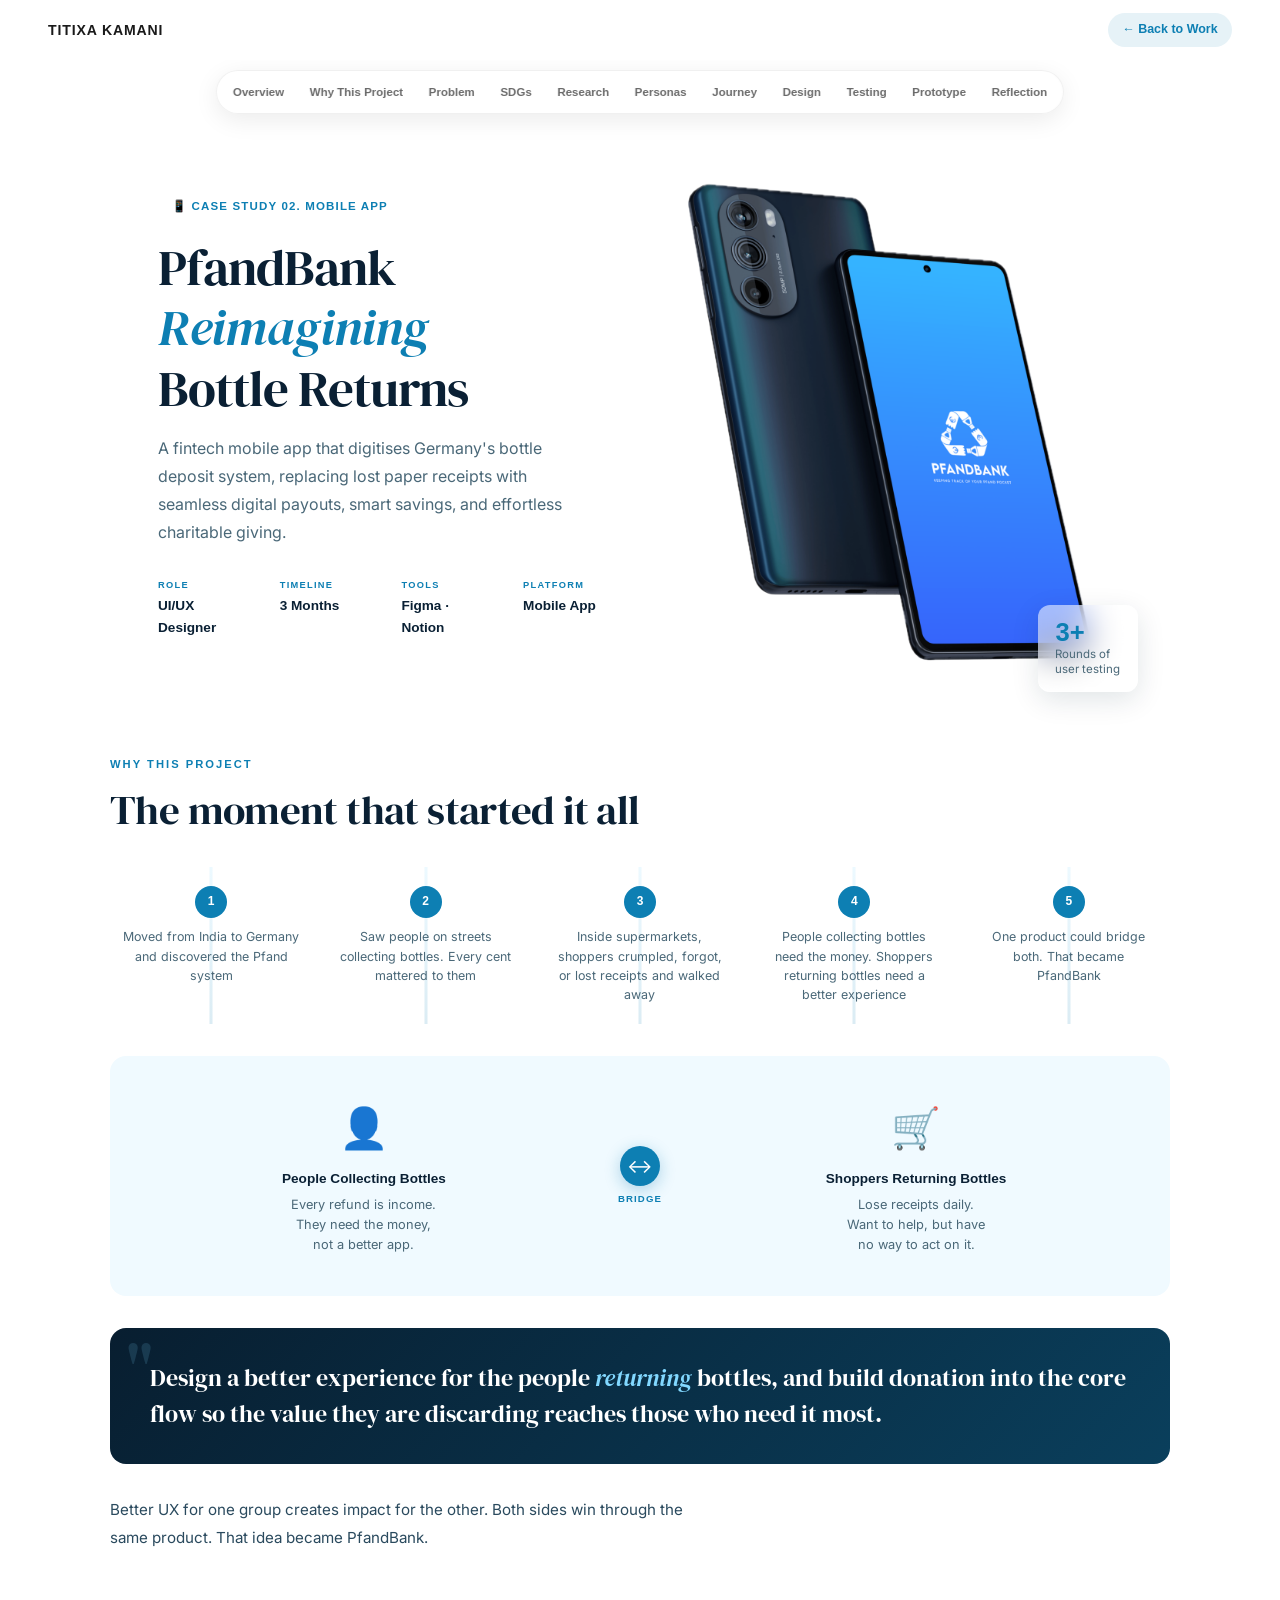
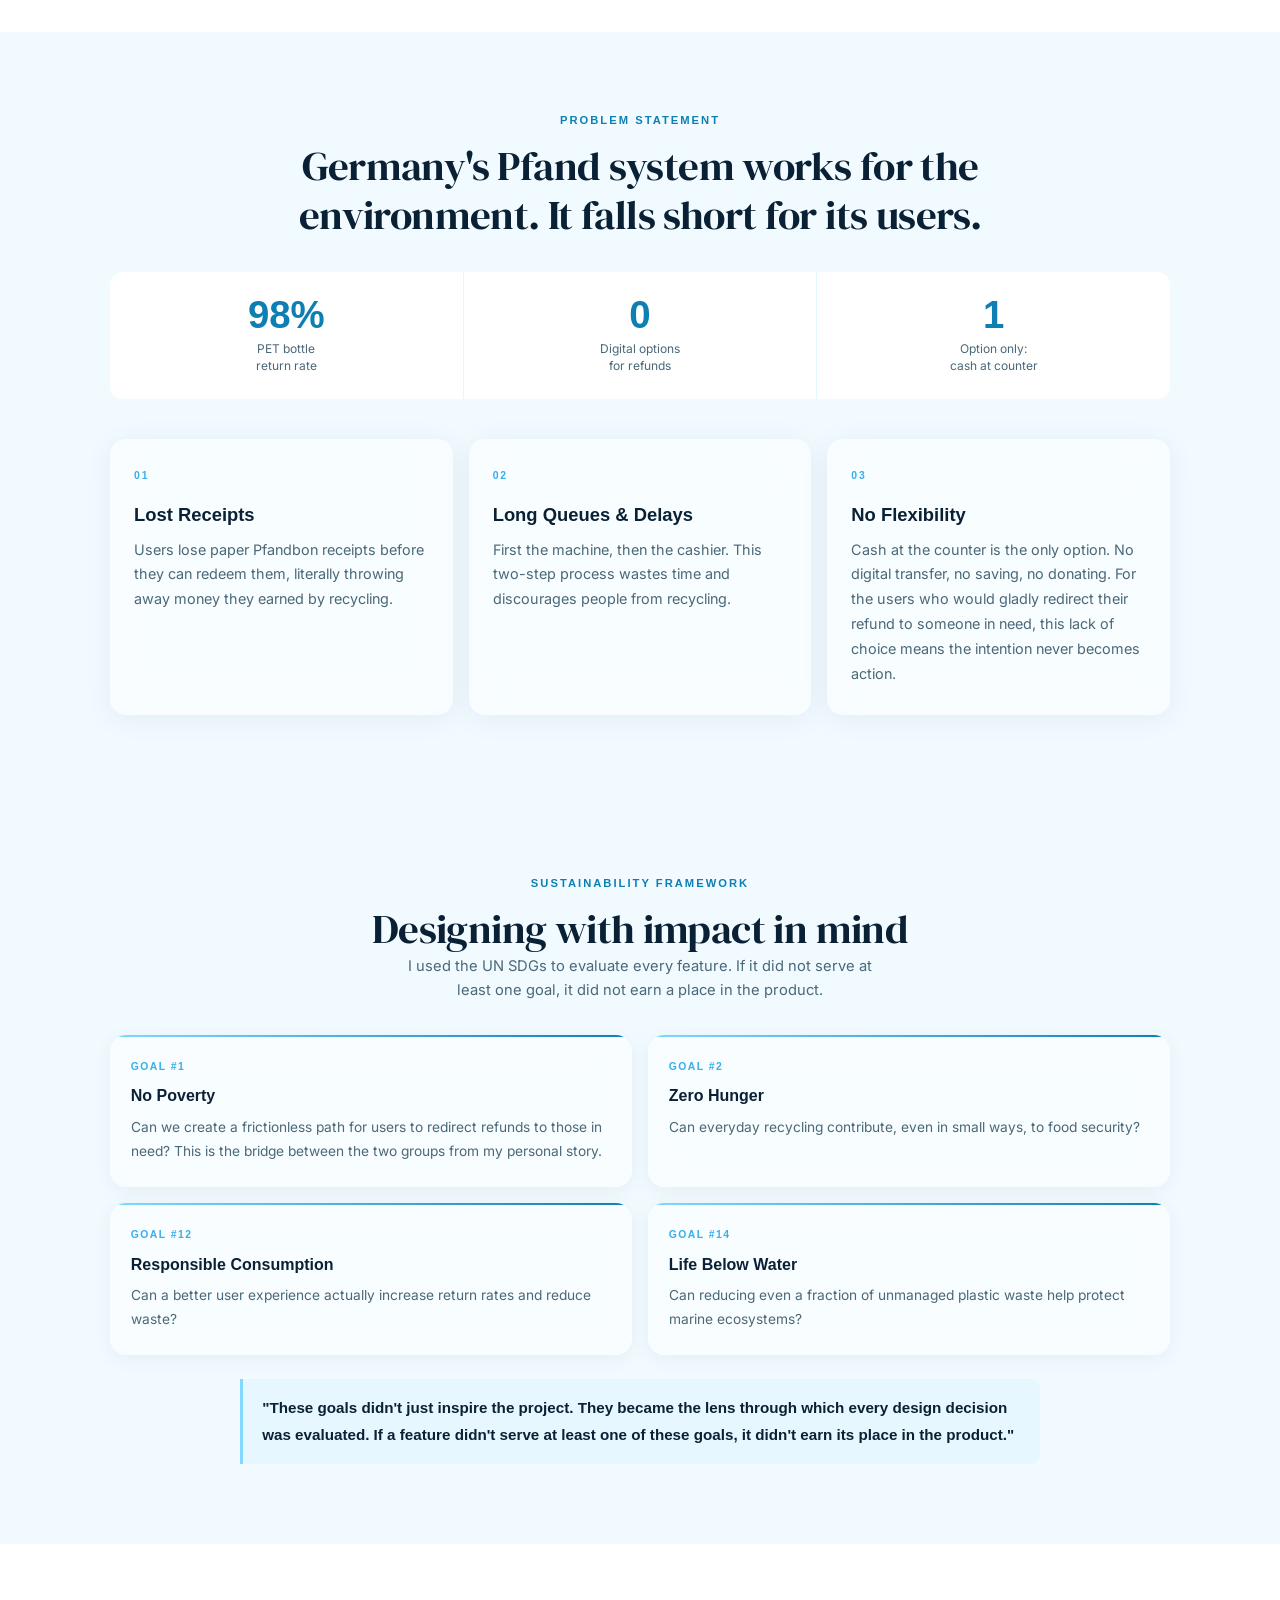
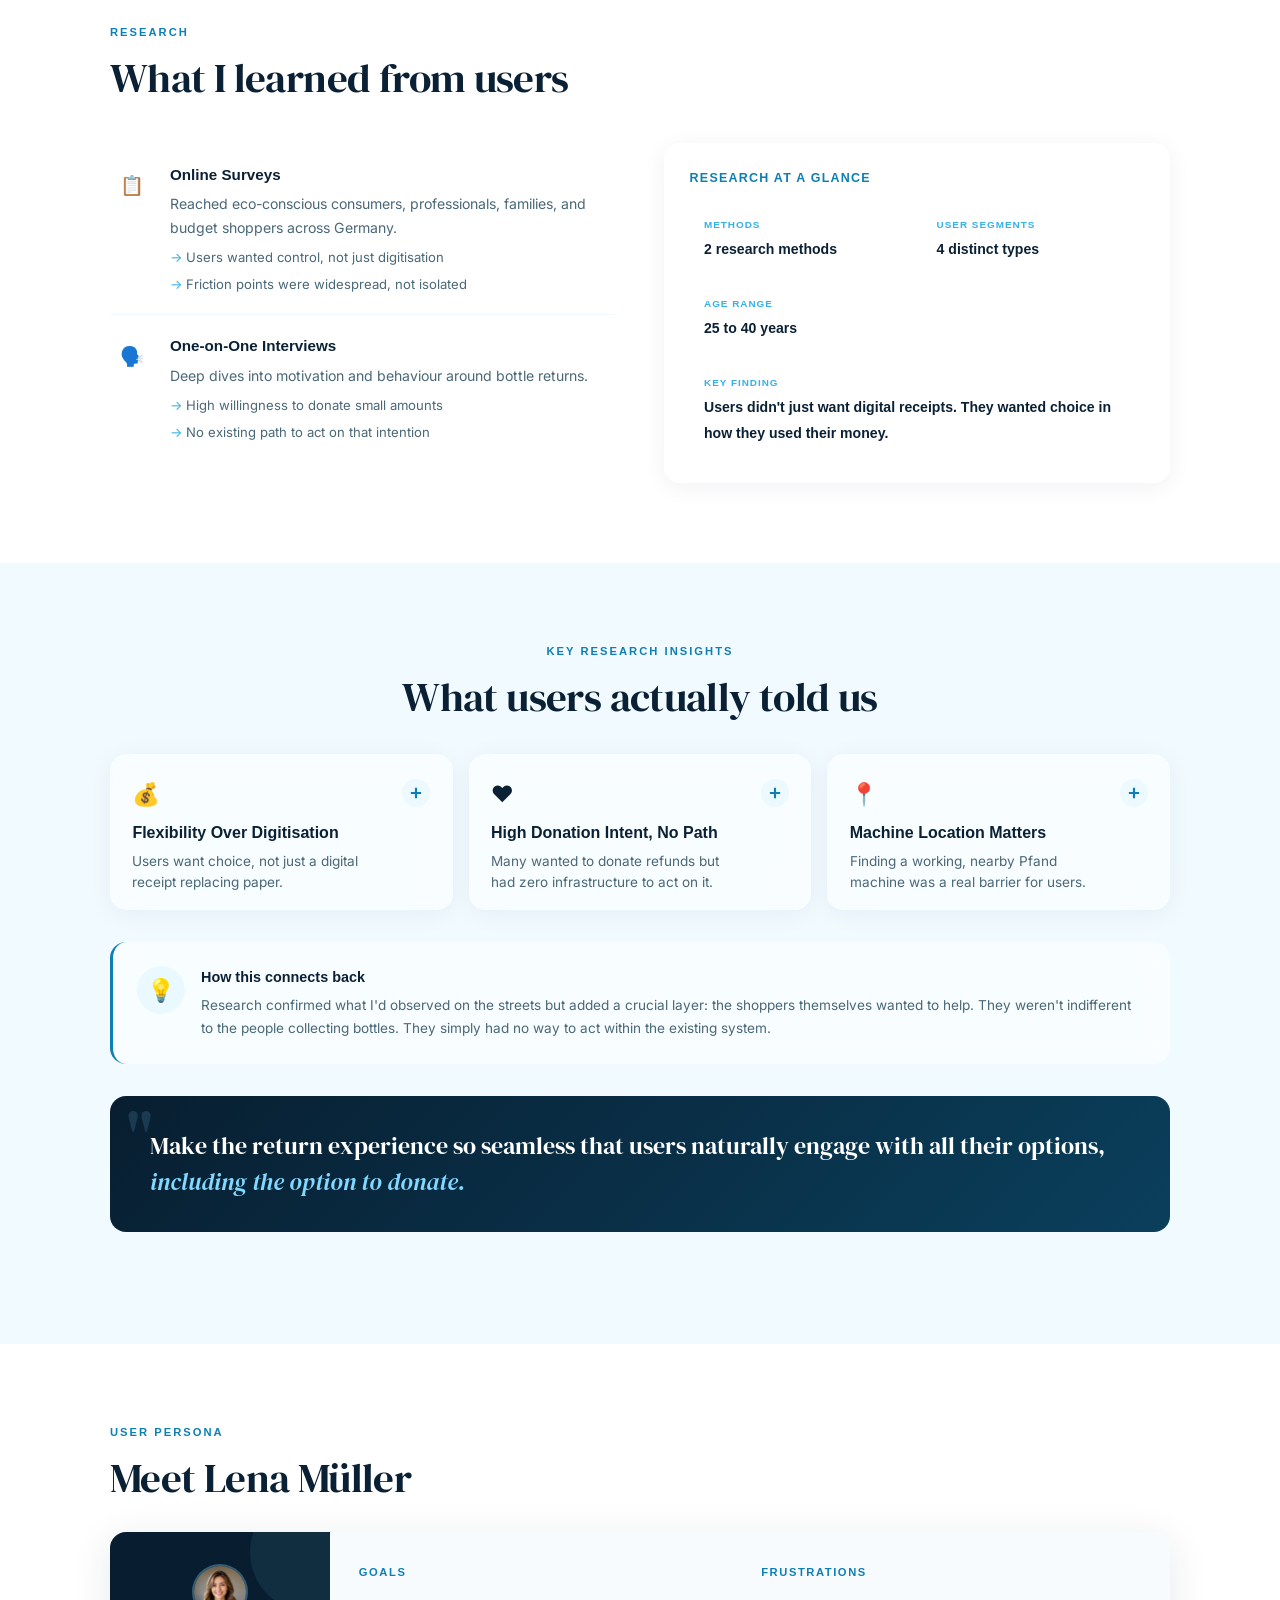
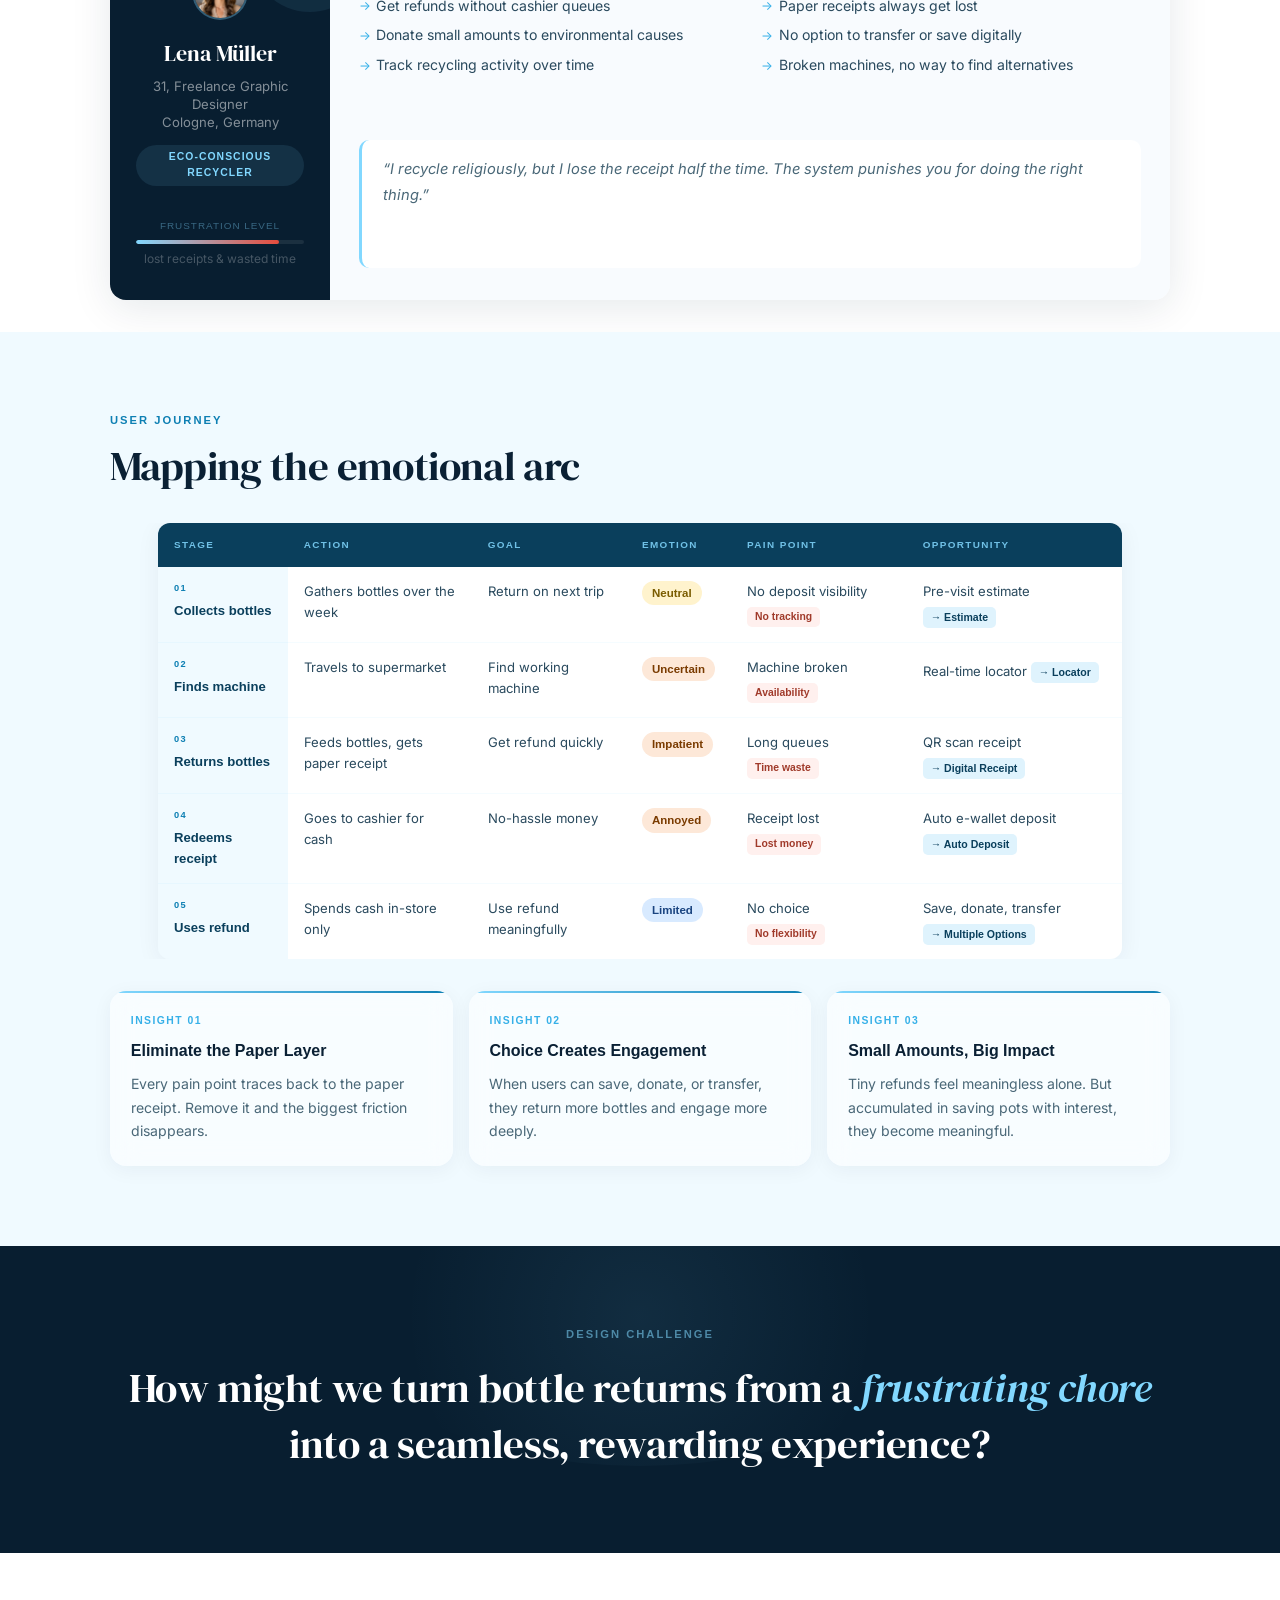
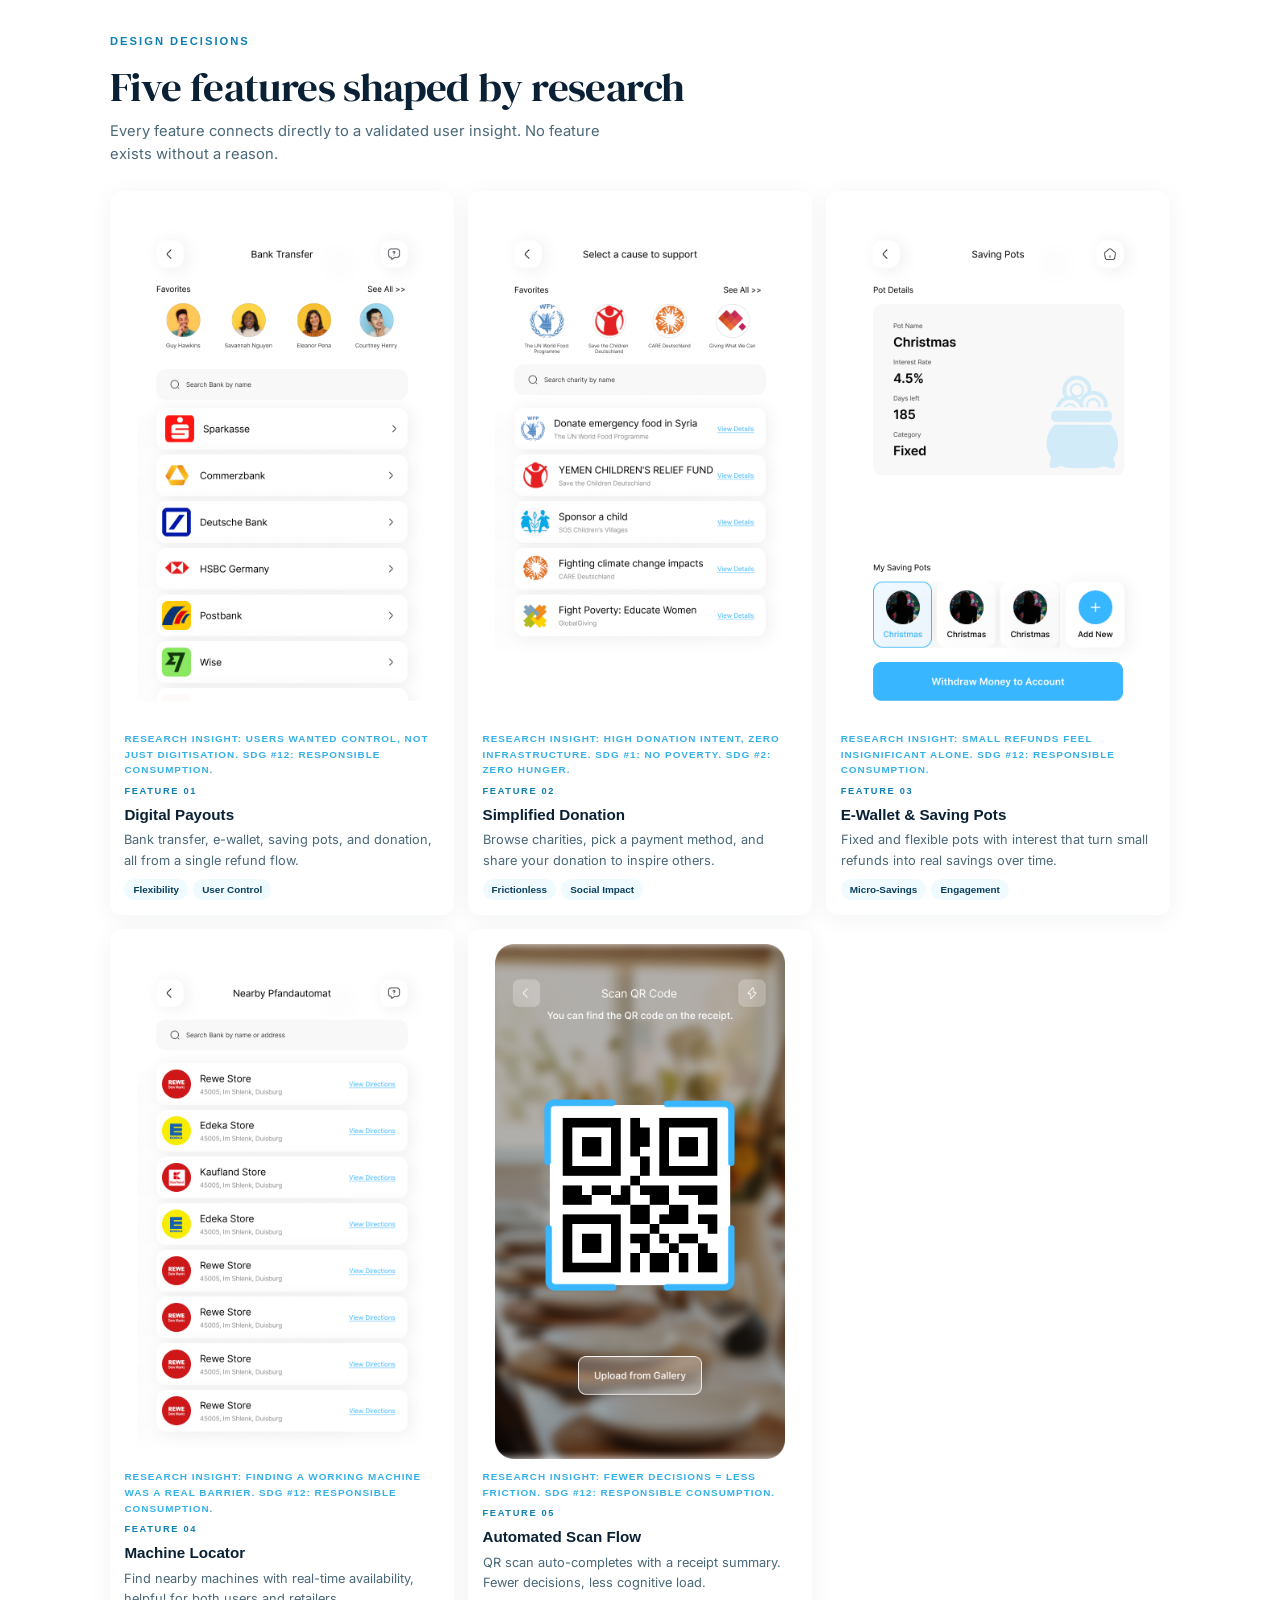
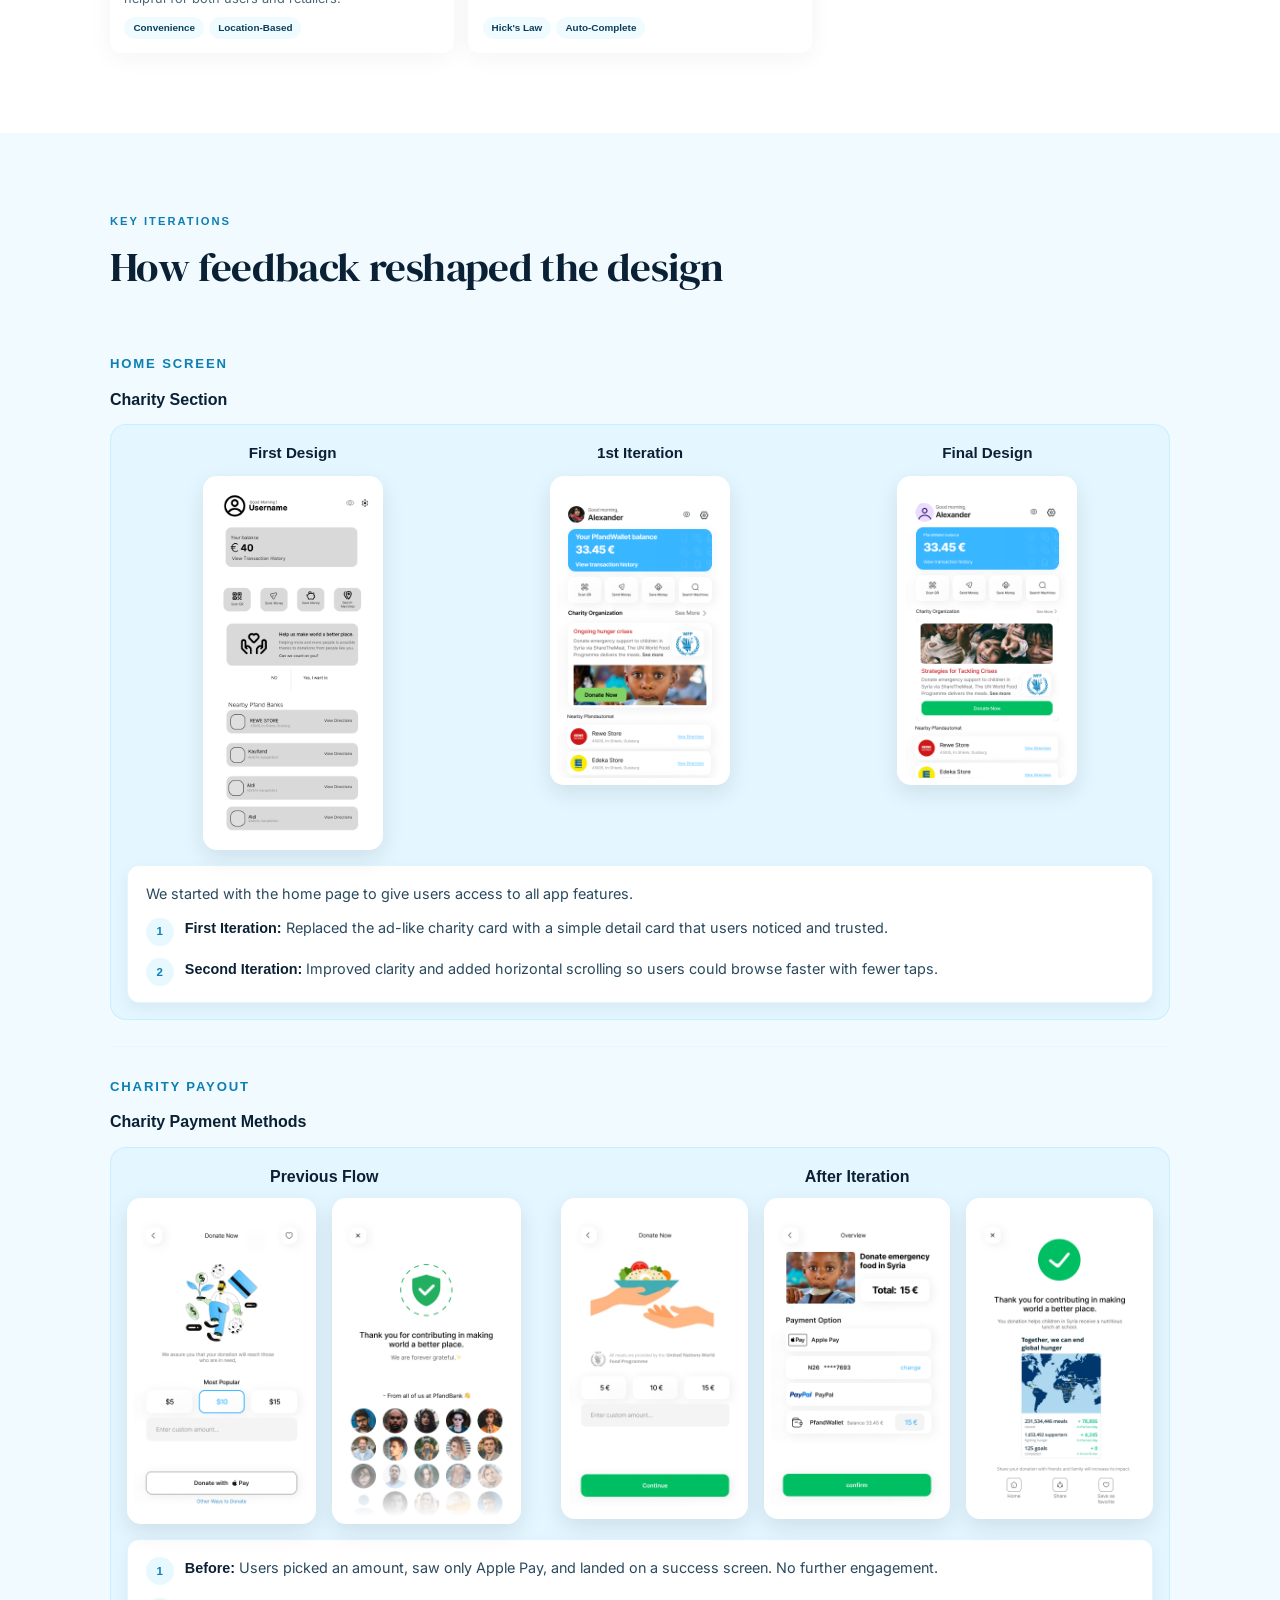
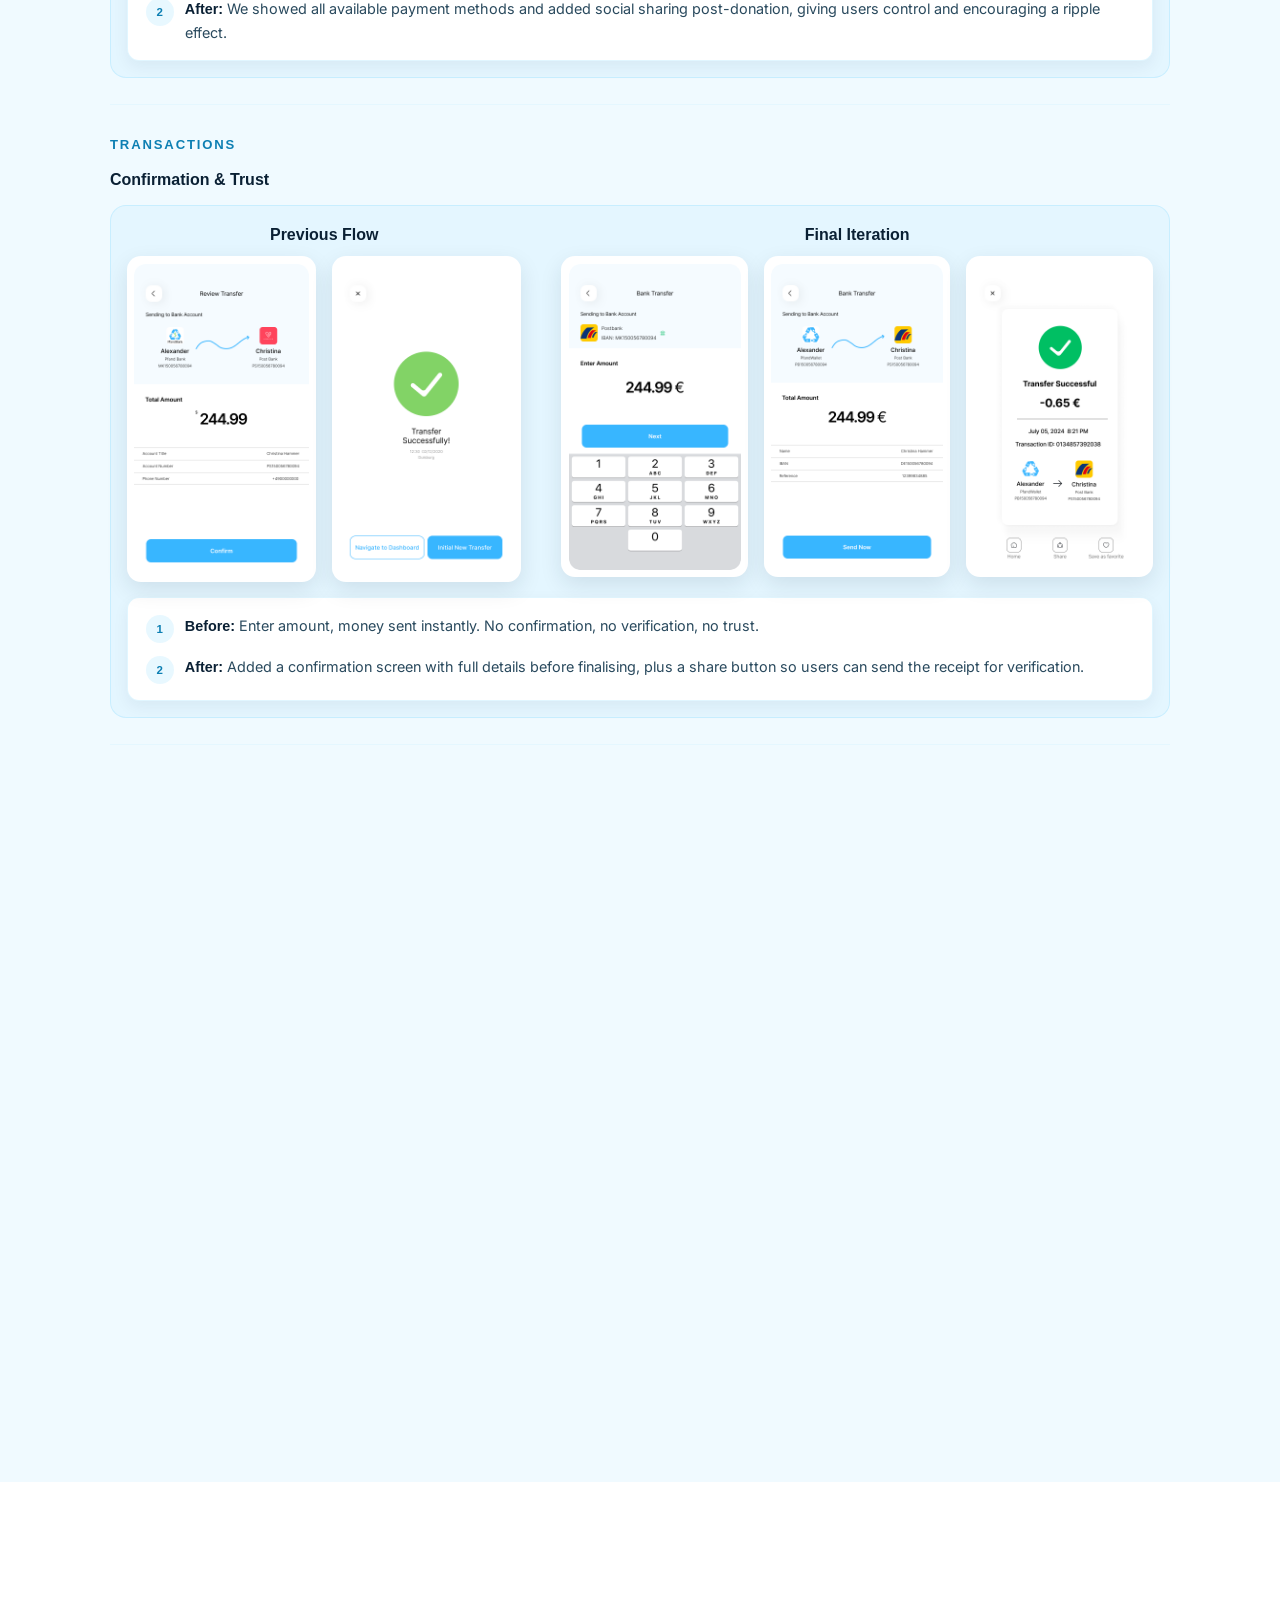
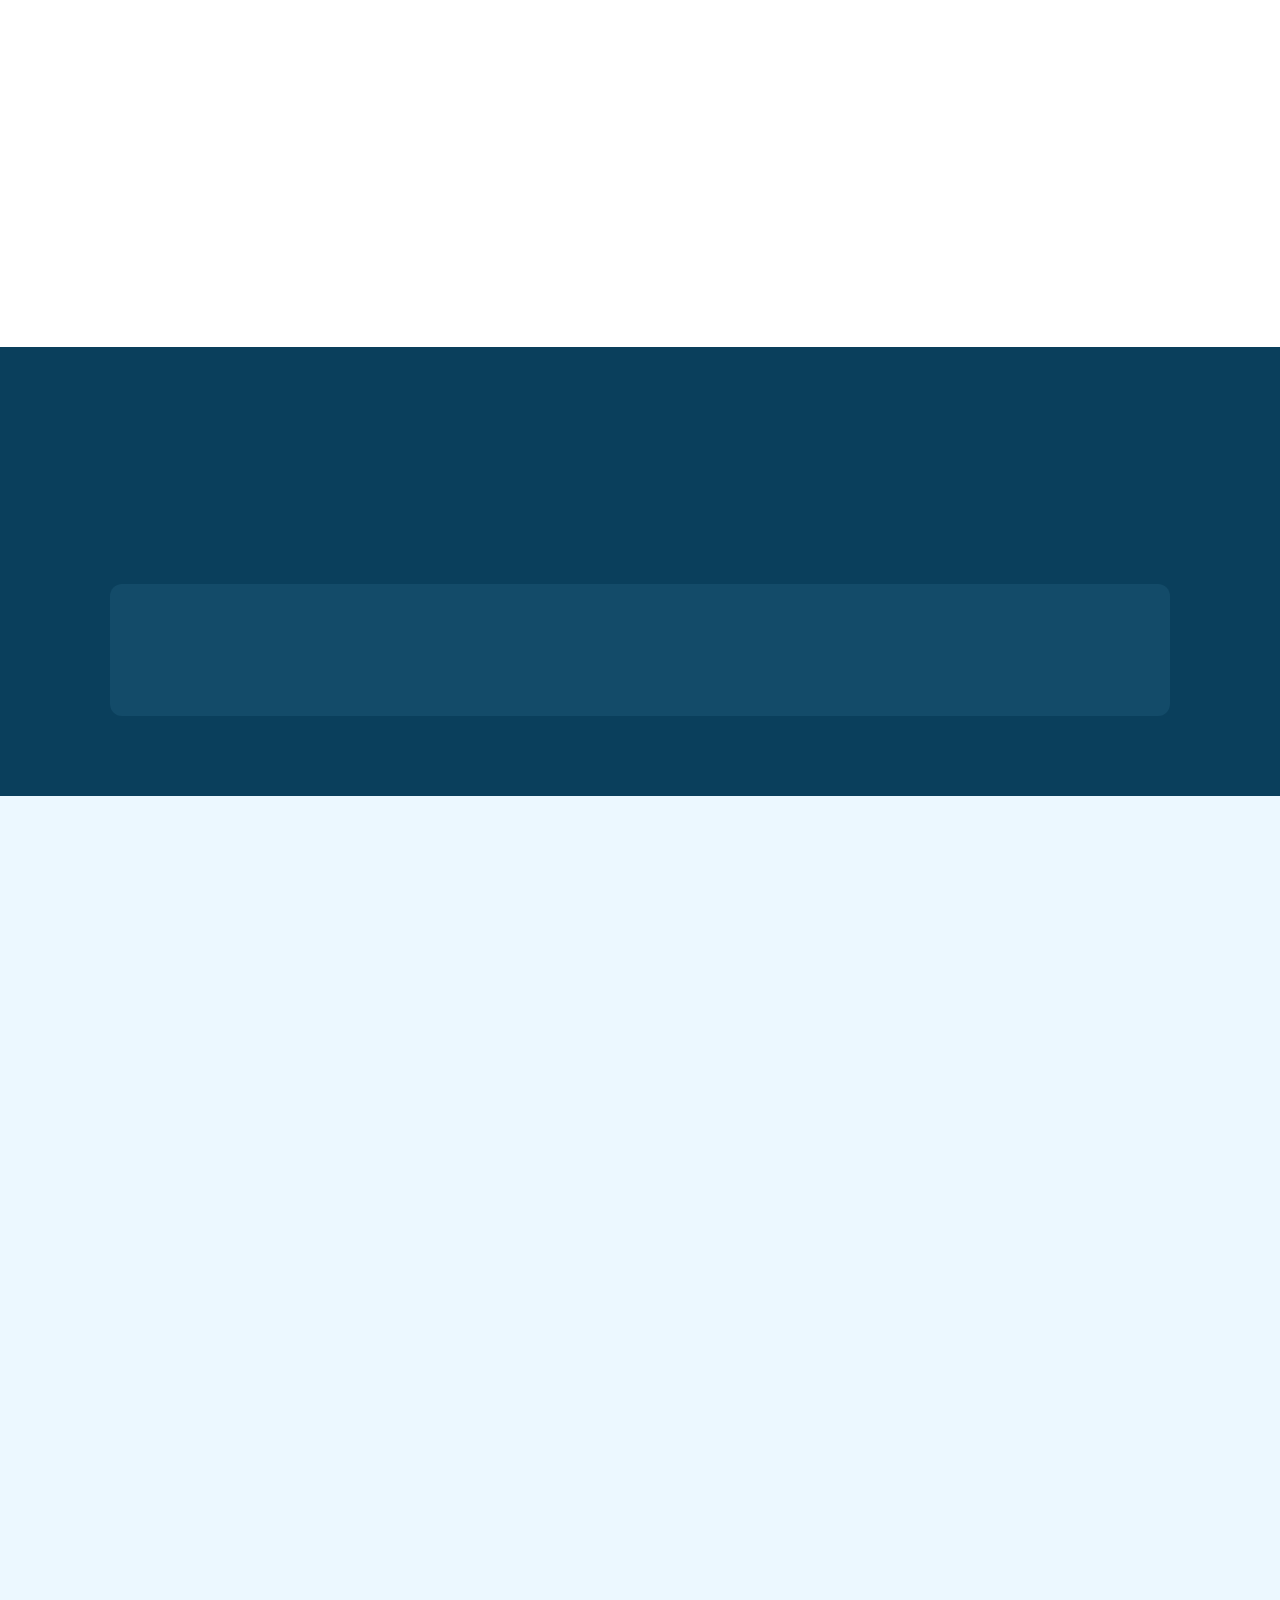
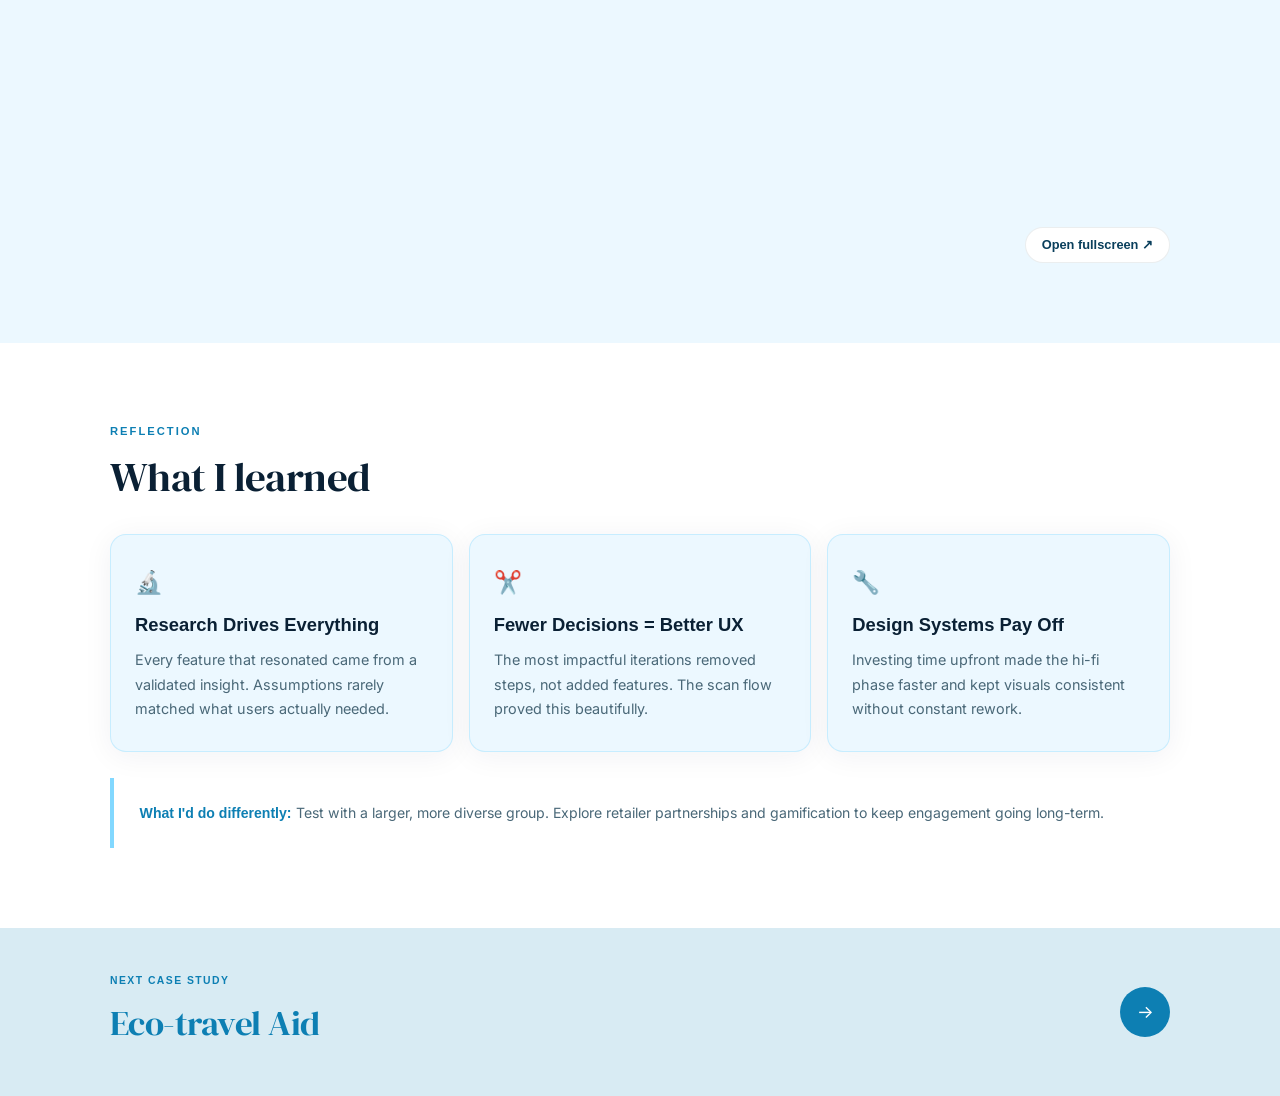
<file: pfandbank.html>
<!DOCTYPE html>
<html lang="en">
<head>
<meta charset="UTF-8"/>
<meta name="viewport" content="width=device-width, initial-scale=1.0"/>
<title>Case Study | PfandBank</title>
<link rel="preconnect" href="https://fonts.googleapis.com"/>
<link rel="preconnect" href="https://fonts.gstatic.com" crossorigin/>
<link href="https://fonts.googleapis.com/css2?family=DM+Serif+Display:ital@0;1&family=Inter:wght@400;500;600;700;800&display=swap" rel="stylesheet"/>
<link href="https://api.fontshare.com/v2/css?f[]=satoshi@400,500,700,900&display=swap" rel="stylesheet"/>
<style>
*,*::before,*::after {box-sizing:border-box;margin:0;padding:0;}
html {scroll-behavior:smooth;font-size:16px;}
body {
--pb-deep:#081e30;
--pb-mid:#0a3f5c;--pb-core:#0d7fb3;--pb-bright:#36b0e8;--pb-light:#82d8ff;--pb-pale:#dff3fd;--pb-ghost:#f0faff;--pb-white:#ffffff;
--pb-ink:#0a2034;
--pb-ink-mid:#2a4a5e;
--pb-ink-muted:#4a6878;
--pb-glass:rgba(255,255,255,0.55);
--pb-glass-border:rgba(130,216,255,0.18);--pb-glass-blur:18px;
--pb-radius:16px;
--pb-ease:cubic-bezier(0.22,1,0.36,1);--pb-font-d:'DM Serif Display',serif;
--pb-font-h:'Satoshi',sans-serif;
--pb-font-b:'Inter',sans-serif;
--cs-accent:#0D7FB3;
background:var(--pb-white);
color:var(--pb-ink);
font-family:var(--pb-font-b);
overflow-x:hidden;
line-height:1.6;
}
.pb-progress {
position:fixed;top:0;left:0;height:3px;width:0%;
background:linear-gradient(90deg,var(--pb-core),var(--pb-light));
z-index:200;transition:width 0.08s linear;
}
.cs-topbar {position:sticky;top:0;z-index:200;display:flex;justify-content:space-between;align-items:center;padding:0.8rem clamp(1.2rem,4vw,3rem);background:rgba(255,255,255,0.92);backdrop-filter:blur(14px);-webkit-backdrop-filter:blur(14px);transition:box-shadow 0.3s;}
.cs-topbar-logo {font-family:'Satoshi',sans-serif;font-size:0.88rem;font-weight:800;letter-spacing:0.06em;text-transform:uppercase;color:#1a1a1a;text-decoration:none;}
.cs-back-btn {display:inline-flex;align-items:center;gap:0.4rem;height:34px;padding:0 0.9rem;border-radius:999px;background:color-mix(in srgb,var(--cs-accent)10%,transparent);color:var(--cs-accent);font-family:'Satoshi',sans-serif;font-size:0.78rem;font-weight:700;text-decoration:none;transition:all 0.22s cubic-bezier(0.22,1,0.36,1);}
.cs-back-btn:hover {background:color-mix(in srgb,var(--cs-accent)25%,transparent);transform:translateY(-1px);}
.cs-float-nav {position:fixed;top:4.4rem;left:50%;transform:translateX(-50%);z-index:190;display:flex;gap:0.3rem;padding:0.35rem;background:rgba(255,255,255,0.85);backdrop-filter:blur(14px);-webkit-backdrop-filter:blur(14px);border-radius:999px;box-shadow:0 6px 24px rgba(0,0,0,0.08);border:1px solid rgba(0,0,0,0.06);}
.cs-float-nav a {text-decoration:none;color:#6a6a6a;font-family:'Satoshi',sans-serif;font-size:0.72rem;font-weight:700;padding:0.38rem 0.65rem;border-radius:999px;transition:background 0.2s,color 0.2s;white-space:nowrap;}
.cs-float-nav a:hover {background:color-mix(in srgb,var(--cs-accent)15%,transparent);color:var(--cs-accent);}
.pb-reveal {
opacity:0;transform:translateY(32px);
transition:opacity 0.72s var(--pb-ease),transform 0.72s var(--pb-ease);
}
.pb-reveal.pb-visible {opacity:1;transform:none;}
.pb-reveal-d1{transition-delay:0.1s;}
.pb-reveal-d2{transition-delay:0.2s;}
.pb-reveal-d3{transition-delay:0.3s;}
.pb-reveal-d4{transition-delay:0.4s;}
.pb-container {max-width:1060px;margin:0 auto;}
.pb-section {padding:clamp(3rem,7vw,5rem) clamp(1rem,5vw,3rem);}
.pb-tinted-section {background:var(--pb-ghost);}
.pb-eyebrow {
font-family:var(--pb-font-h);font-size:0.7rem;font-weight:700;
letter-spacing:0.18em;text-transform:uppercase;
color:var(--pb-core);display:block;margin-bottom:0.75rem;
}
.pb-section-head h2{
font-family:var(--pb-font-d);font-size:clamp(1.6rem,3.2vw,2.6rem);
font-weight:400;line-height:1.2;max-width:36ch;
letter-spacing:-0.015em;color:var(--pb-ink);margin:0;
}
.pb-center {text-align:center;align-items:center;display:flex;flex-direction:column;}
.pb-hint {font-size:0.82rem;color:var(--pb-ink-muted);margin-top:0.5rem;}
.pb-sub-desc {font-size:0.92rem;color:var(--pb-ink-muted);margin-top:0.5rem;
max-width:55ch;}
.pb-pill {
display:inline-flex;align-items:center;gap:0.4rem;
background:var(--pb-glass);backdrop-filter:blur(var(--pb-glass-blur));border-radius:999px;padding:5px 14px;
font-family:var(--pb-font-h);font-size:0.72rem;font-weight:700;
letter-spacing:0.1em;color:var(--pb-core);text-transform:uppercase;margin-bottom:1rem;
}
.pb-glass-card {
background:var(--pb-glass);
backdrop-filter:blur(var(--pb-glass-blur));-webkit-backdrop-filter:
blur(var(--pb-glass-blur));
border-radius:var(--pb-radius);padding:1.8rem 1.5rem;
border:none;box-shadow:0 4px 30px rgba(10,40,60,0.06);
transition:transform 0.28s var(--pb-ease),box-shadow 0.28s var(--pb-ease);
position:relative;overflow:hidden;
}
.pb-glass-card:hover {transform:translateY(-4px);box-shadow:0 12px 40px rgba(10,40,60,0.1);}
.pb-glass-card::after {
content:'';position:absolute;bottom:0;left:0;right:0;height:2px;
background:linear-gradient(90deg,var(--pb-light),var(--pb-core));
transform:scaleX(0);transform-origin:left;transition:transform 0.35s var(--pb-ease);}
.pb-glass-card:hover::after {transform:scaleX(1);}
.pb-card-num {
font-family:var(--pb-font-h);font-size:0.65rem;font-weight:800;
letter-spacing:0.18em;text-transform:uppercase;
color:var(--pb-bright);margin-bottom:1rem;display:block;
}
.pb-glass-card h3{
font-family:var(--pb-font-h);font-size:1.15rem;font-weight:700;
color:var(--pb-ink);margin:0 0 0.5rem;
}
.pb-glass-card p {font-size:0.9rem;color:var(--pb-ink-muted);line-height:1.72;margin:0;}
.pb-hero {padding:clamp(3rem,8vw,6rem) clamp(1rem,5vw,3rem) 0;max-width:1060px;margin:0 auto;}
.pb-hero-grid {display:grid;grid-template-columns:1fr 1fr;gap:3rem;align-items:center;}
.pb-hero-text {max-width:760px;}
.pb-hero-text h1{
font-family:var(--pb-font-d);font-size:clamp(2rem,4vw,3.4rem);
font-weight:400;line-height:1.18;letter-spacing:-0.02em;
color:var(--pb-ink);margin:0 0 1rem;
}
.pb-hero-text h1 em {font-style:italic;color:var(--pb-core);}
.pb-hero-sub {font-size:1rem;color:var(--pb-ink-muted);line-height:1.75;max-width:44ch;margin-bottom:2rem;}
.cs-meta-row {
display:grid;
grid-template-columns:repeat(4,minmax(0,1fr));
gap:1.5rem 1.8rem;
max-width:760px;
align-items:start;
}
.cs-meta-chip {
background:transparent;
backdrop-filter:none;
border-radius:0;
padding:0;
display:flex;
flex-direction:column;
gap:0.15rem;
}
.cs-meta-chip label {
font-family:var(--pb-font-h);font-size:0.58rem;font-weight:700;
letter-spacing:0.14em;text-transform:uppercase;color:var(--pb-core);
}
.cs-meta-chip span {font-family:var(--pb-font-h);font-size:0.85rem;font-weight:600;color:var(--pb-ink);}
.pb-hero-visual {position:relative;display:flex;justify-content:center;align-items:flex-start;}
.pb-hero-mockup {
width:min(100%,420px);aspect-ratio:auto;background:transparent;
border-radius:0;display:flex;flex-direction:column;
align-items:center;justify-content:center;gap:0.75rem;
box-shadow:none;overflow:visible;position:relative;
}
.pb-hero-mockup img {width:auto;max-width:100%;max-height:520px;height:auto;object-fit:contain;display:block;}
.pb-hero-mockup::before {content:none;}
.pb-ph-icon {font-size:2.5rem;position:relative;}
.pb-ph-label {
font-family:var(--pb-font-h);font-size:0.8rem;font-weight:600;
color:rgba(130,216,255,0.6);letter-spacing:0.1em;text-transform:uppercase;position:relative;
}
.pb-hero-badge {
position:absolute;bottom:-1rem;right:-1rem;
background:var(--pb-glass);backdrop-filter:blur(16px);
border-radius:12px;padding:0.9rem 1.1rem;
box-shadow:0 8px 28px rgba(10,40,60,0.12);
display:flex;flex-direction:column;gap:2px;
}
.pb-badge-num {font-family:var(--pb-font-h);font-size:1.6rem;font-weight:800;color:var(--pb-core);line-height:1;}
.pb-badge-text {font-size:0.72rem;color:var(--pb-ink-muted);line-height:1.3;}
.pb-problem-section {background:var(--pb-ghost);}
#personas {padding-bottom:clamp(1.2rem,3vw,2rem);}
.pb-problem-grid {display:grid;grid-template-columns:repeat(3,1fr);gap:1rem;
margin-top:2.5rem;}
.pb-two-col {display:grid;grid-template-columns:1fr 1fr;gap:3rem;align-items:start;
margin-top:2.5rem;}
.pb-method {display:flex;gap:1rem;padding:1.2rem 0;border-bottom:1px solid rgba(130,216,255,0.12);align-items:flex-start;}
.pb-method:last-child {border-bottom:none;}
.pb-method-icon {
width:44px;height:44px;background:var(--pb-glass);backdrop-filter:blur(12px);
border-radius:50%;display:flex;align-items:center;justify-content:center;
font-size:1.2rem;flex-shrink:0;
}
.pb-method h4{font-family:var(--pb-font-h);font-size:0.95rem;font-weight:700;color:var(--pb-ink);margin:0 0 0.3rem;}
.pb-method p {font-size:0.88rem;color:var(--pb-ink-muted);line-height:1.7;margin:0;}
.pb-demo-glass {
background:var(--pb-glass);backdrop-filter:blur(var(--pb-glass-blur));
border-radius:var(--pb-radius);padding:1.6rem;box-shadow:0 4px 24px rgba(10,40,60,0.06);
}
.pb-demo-title {
font-family:var(--pb-font-h);font-size:0.78rem;font-weight:700;
letter-spacing:0.1em;text-transform:uppercase;color:var(--pb-core);margin:0 0 1rem;
}
.pb-demo-grid {display:grid;grid-template-columns:1fr 1fr;gap:0.65rem;}
.pb-demo-item {background:rgba(255,255,255,0.7);border-radius:10px;padding:0.75rem 0.9rem;}
.pb-demo-item label {
display:block;font-family:var(--pb-font-h);font-size:0.62rem;font-weight:700;
letter-spacing:0.1em;text-transform:uppercase;color:var(--pb-bright);margin-bottom:0.2rem;
}
.pb-demo-item span {font-family:var(--pb-font-h);font-size:0.88rem;font-weight:600;color:var(--pb-ink);}
.pb-demo-full {grid-column:1/-1;}
.pb-insights-grid {display:grid;grid-template-columns:repeat(3,1fr);gap:1rem;margin-top:2rem;}
.pb-insight-card {
background:var(--pb-glass);backdrop-filter:blur(var(--pb-glass-blur));
border-radius:var(--pb-radius);overflow:hidden;
box-shadow:0 4px 24px rgba(10,40,60,0.05);transition:box-shadow var(--pb-ease);
}
.pb-insight-card:hover {box-shadow:0 8px 32px rgba(10,40,60,0.1);}
.pb-insight-header {
padding:1.4rem 1.4rem 1rem;cursor:pointer;
display:flex;justify-content:space-between;align-items:flex-start;gap:1rem;
user-select:none;
}
.pb-insight-icon {font-size:1.4rem;margin-bottom:0.5rem;display:block;}
.pb-insight-header h4{font-family:var(--pb-font-h);font-size:1rem;font-weight:700;color:var(--pb-ink);margin:0 0 0.3rem;}
.pb-insight-header p {font-size:0.85rem;color:var(--pb-ink-muted);line-height:1.6;margin:0;}
.pb-insight-toggle {
width:28px;height:28px;border-radius:50%;background:rgba(130,216,255,0.1);
display:flex;align-items:center;justify-content:center;flex-shrink:0;
transition:transform 0.3s var(--pb-ease),background 0.3s;margin-top:0.2rem;
}
.pb-insight-card.pb-open .pb-insight-toggle {transform:rotate(45deg);background:var(--pb-pale);}
.pb-insight-toggle svg {width:12px;height:12px;stroke:var(--pb-core);stroke-width:2.5;fill:none;}
.pb-insight-body {max-height:0;overflow:hidden;transition:max-height 0.45s var(--pb-ease),padding 0.3s;padding:0 1.4rem;}
.pb-insight-card.pb-open .pb-insight-body {max-height:300px;padding:0 1.4rem 1.4rem;}
.pb-insight-detail {
background:rgba(130,216,255,0.08);border-radius:10px;
padding:1rem 1.2rem;font-size:0.88rem;color:var(--pb-ink-mid);
line-height:1.75;border-left:3px solid var(--pb-light);
}
.pb-persona {
display:grid;grid-template-columns:220px 1fr;
border-radius:var(--pb-radius);overflow:hidden;
box-shadow:0 8px 40px rgba(10,40,60,0.1);margin-top:1.8rem;
}
.pb-persona-left {
background:var(--pb-deep);padding:2rem 1.6rem;
display:flex;flex-direction:column;justify-content:center;align-items:center;
text-align:center;
position:relative;overflow:hidden;
}
.pb-persona-left::before {
content:'';position:absolute;top:-40px;right:-40px;
width:120px;height:120px;border-radius:50%;background:rgba(130,216,255,0.08);
}
.pb-persona-avatar {
width:56px;height:56px;background:rgba(130,216,255,0.12);border:2px solid rgba(130,216,255,0.25);border-radius:50%;display:flex;align-items:center;justify-content:center;
font-size:1.5rem;margin:0 auto 1rem;position:relative;
overflow:hidden;
}
.pb-persona-left > div:first-child {
display:flex;
flex-direction:column;
align-items:center;
width:100%;
}
.pb-persona-avatar img {
width:100%;
height:100%;
object-fit:cover;
display:block;
}
.pb-persona-name {font-family:var(--pb-font-d);font-size:1.4rem;color:#fff;}
.pb-persona-role {font-size:0.82rem;color:rgba(255,255,255,0.5);line-height:1.4;margin-top:0.3rem;}
.pb-persona-badge {
display:inline-block;font-family:var(--pb-font-h);font-size:0.65rem;
font-weight:700;letter-spacing:0.1em;text-transform:uppercase;
color:var(--pb-light);background:rgba(130,216,255,0.1);
padding:4px 10px;border-radius:999px;margin-top:0.8rem;
}
.pb-frustration {margin-top:2rem;}
.pb-frustration-lbl {
font-family:var(--pb-font-h);font-size:0.62rem;letter-spacing:0.1em;
text-transform:uppercase;color:rgba(130,216,255,0.4);display:block;margin-bottom:6px;
}
.pb-frustration-track {height:4px;background:rgba(255,255,255,0.08);border-radius:2px;overflow:hidden;}
.pb-frustration {width:100%;max-width:340px;}
.pb-frustration-track {width:100%;margin:0 auto;}
.pb-frustration-fill {
height:100%;width:0;border-radius:2px;
background:linear-gradient(90deg,var(--pb-light),#e74c3c);
transition:width 1.2s var(--pb-ease);
}
.pb-frustration-note {font-size:0.75rem;color:rgba(255,255,255,0.25);margin-top:5px;display:block;}
.pb-persona-right {
background:#f8fbfe;padding:2rem 1.8rem;
display:grid;grid-template-columns:1fr 1fr;gap:1.4rem;
}
.pb-persona-col h4{
font-family:var(--pb-font-h);font-size:0.7rem;font-weight:700;
letter-spacing:0.14em;text-transform:uppercase;color:var(--pb-core);margin:0 0 0.8rem;
}
.pb-persona-col ul {list-style:none;padding:0;margin:0;display:flex;flex-direction:column;gap:0.5rem;}
.pb-persona-col li {
font-size:0.88rem;color:var(--pb-ink-mid);padding-left:1.1rem;position:relative;
line-height:1.55;
}
.pb-persona-col li::before {content:'\2192';position:absolute;left:0;color:var(--pb-bright);font-size:0.78rem;top:0.1rem;}
.pb-persona-quote {
grid-column:1/-1;background:#fff;border-radius:10px;
padding:1.1rem 1.3rem;border-left:3px solid var(--pb-light);
}
.pb-persona-quote p {font-size:0.92rem;font-style:italic;color:var(--pb-ink-muted);line-height:1.75;margin:0;}
.pb-jm-scroll {
max-width:1060px;margin:2rem auto 0;padding:0 clamp(1rem,5vw,3rem);
overflow-x:auto;-webkit-overflow-scrolling:touch;
}
.pb-jm-table {
width:100%;min-width:820px;border-collapse:separate;border-spacing:0;
border-radius:12px;overflow:hidden;box-shadow:0 4px 24px rgba(10,40,60,0.06);
}
.pb-jm-table thead th {
background:var(--pb-mid);color:rgba(130,216,255,0.85);
font-family:var(--pb-font-h);font-size:0.62rem;font-weight:700;
letter-spacing:0.14em;text-transform:uppercase;padding:14px 16px;text-align:left;
}
.pb-jm-table tbody td {
padding:14px 16px;vertical-align:top;background:#fff;
font-size:0.82rem;color:var(--pb-ink-mid);line-height:1.6;
border-bottom:1px solid rgba(130,216,255,0.08);
}
.pb-jm-table tbody tr:last-child td {border-bottom:none;}
.pb-jm-table tbody tr:hover td {background:#f7fbff;}
.pb-jm-stage {background:var(--pb-ghost)!important;min-width:120px;}
.pb-jm-num {
font-family:var(--pb-font-h);font-size:0.58rem;font-weight:700;
letter-spacing:0.15em;text-transform:uppercase;color:var(--pb-core);display:block;margin-bottom:4px;
}
.pb-jm-name {font-family:var(--pb-font-h);font-size:0.82rem;font-weight:700;color:var(--pb-mid);display:block;}
.pb-chip {
display:inline-flex;align-items:center;gap:5px;border-radius:999px;
padding:3px 10px;font-family:var(--pb-font-h);font-size:0.72rem;font-weight:600;
}
.pb-chip-neutral {background:#fff3cd;color:#7a5c00;}
.pb-chip-bad {background:#fde8d8;color:#7a3b00;}
.pb-chip-ok {background:#d8eaff;color:#1a4480;}
.pb-pain-tag {
display:inline-block;background:#fff0ee;border-radius:5px;
padding:2px 8px;font-family:var(--pb-font-h);font-size:0.65rem;
font-weight:600;color:#a03a2a;margin-top:5px;
}
.pb-opp-tag {
display:inline-block;background:var(--pb-pale);border-radius:5px;padding:2px 8px;font-family:var(--pb-font-h);font-size:0.66rem;font-weight:600;color:var(--pb-mid);margin-top:5px;
}
.pb-ji-grid {display:grid;grid-template-columns:repeat(3,1fr);gap:1rem;margin-top:2rem;}
.pb-ji-card {
background:var(--pb-glass);backdrop-filter:blur(14px);border-radius:var(--pb-radius);padding:1.4rem 1.3rem;box-shadow:0 4px 20px rgba(10,40,60,0.05);
position:relative;overflow:hidden;transition:transform 0.28s var(--pb-ease);
}
.pb-ji-card:hover {transform:translateY(-3px);}
.pb-ji-card::before {
content:'';position:absolute;top:0;left:0;right:0;height:2px;
background:linear-gradient(90deg,var(--pb-light),var(--pb-core));
}
.pb-ji-num {
font-family:var(--pb-font-h);font-size:0.65rem;font-weight:700;
letter-spacing:0.14em;text-transform:uppercase;color:var(--pb-bright);display:block;
margin-bottom:0.5rem;
}
.pb-ji-card h4{font-family:var(--pb-font-h);font-size:1rem;font-weight:700;color:var(--pb-ink);margin:0 0 0.5rem;}
.pb-ji-card p {font-size:0.88rem;color:var(--pb-ink-muted);line-height:1.7;margin:0;}
.pb-challenge {
background:var(--pb-deep);padding:clamp(3rem,7vw,5rem) clamp(1rem,5vw,3rem);
text-align:center;position:relative;overflow:hidden;
}
.pb-challenge::before {
content:'';position:absolute;top:-80px;left:50%;transform:translateX(-50%);
width:600px;height:300px;border-radius:50%;
background:radial-gradient(circle,rgba(130,216,255,0.08),transparent 70%);
}
.pb-challenge .pb-eyebrow {color:rgba(130,216,255,0.55);margin-bottom:1rem;}
.pb-challenge h2{
font-family:var(--pb-font-d);font-size:clamp(1.5rem,3.2vw,2.6rem);
font-weight:400;color:#fff;line-height:1.38;
max-width:52ch;margin:0 auto;letter-spacing:-0.01em;position:relative;}
.pb-challenge h2 em {color:var(--pb-light);font-style:italic;}
.pb-sol-grid {display:grid;grid-template-columns:repeat(3,1fr);gap:0.9rem;
margin-top:1.5rem;}
.pb-sol-card {
background:var(--pb-glass);backdrop-filter:blur(var(--pb-glass-blur));
border-radius:12px;padding:0.9rem;
box-shadow:0 4px 24px rgba(10,40,60,0.05);
transition:transform 0.28s var(--pb-ease),box-shadow 0.28s var(--pb-ease);
position:relative;overflow:hidden;display:flex;flex-direction:column;
}
.pb-sol-card:hover {transform:translateY(-4px);box-shadow:0 12px 36px rgba(10,40,60,0.1);}
.pb-sol-card::before {
content:'';position:absolute;top:0;left:0;width:3px;height:100%;
background:linear-gradient(180deg,var(--pb-light),var(--pb-core));
transform:scaleY(0);transform-origin:top;transition:transform 0.35s var(--pb-ease);}
.pb-sol-card:hover::before {transform:scaleY(1);}
.pb-sol-num {
font-family:var(--pb-font-h);font-size:0.58rem;font-weight:800;
letter-spacing:0.18em;text-transform:uppercase;color:var(--pb-core);
margin-bottom:0.26rem;display:block;
}
.pb-sol-card h3{font-family:var(--pb-font-h);font-size:0.95rem;font-weight:700;color:var(--pb-ink);margin:0 0 0.2rem;}
.pb-sol-card p {font-size:0.8rem;color:var(--pb-ink-muted);line-height:1.6;margin:0 0 0.45rem;}
.pb-sol-tags {display:flex;flex-wrap:wrap;gap:0.32rem;margin-top:auto;}
.pb-sol-tags span {
background:rgba(130,216,255,0.12);border-radius:999px;
padding:3px 9px;font-family:var(--pb-font-h);font-size:0.62rem;
font-weight:600;color:var(--pb-mid);
}
.pb-sol-img {width:92%;border-radius:8px;overflow:hidden;margin:0 auto 0.65rem;}
.pb-sol-img img {width:100%;height:auto;display:block;object-fit:contain;border-radius:10px;}
.pb-sol-grid::after {content:'';grid-column:3;}
.pb-iter-list {margin-top:2rem;}
.pb-iter {
display:grid;grid-template-columns:110px 1fr;gap:1.5rem;
padding:1.6rem 0;border-bottom:1px solid rgba(130,216,255,0.1);align-items:start;
}
.pb-iter:last-child {border-bottom:none;}
.pb-iter-label {
font-family:var(--pb-font-h);font-size:0.82rem;font-weight:800;
letter-spacing:0.14em;text-transform:uppercase;color:var(--pb-core);padding-top:0.2rem;
}
.pb-iter h4{font-family:var(--pb-font-h);font-size:1rem;font-weight:700;color:var(--pb-ink);margin:0 0 0.75rem;}
.pb-iter-cols {display:grid;grid-template-columns:1fr 1fr;gap:0.85rem;}
.pb-iter-box {
border-radius:10px;padding:0.95rem 1.1rem;
font-size:0.86rem;line-height:1.68;color:var(--pb-ink-muted);
}
.pb-iter-box.pb-before {background:rgba(231,76,60,0.05);}
.pb-iter-box.pb-after {background:rgba(130,216,255,0.08);}
.pb-iter-box strong {
display:block;font-family:var(--pb-font-h);font-size:0.58rem;
letter-spacing:0.12em;text-transform:uppercase;margin-bottom:0.4rem;
}
.pb-iter-box.pb-before strong {color:#c0392b;}
.pb-iter-box.pb-after strong {color:var(--pb-core);}
.pb-iter-home {grid-template-columns:1fr;gap:0.8rem;}
.pb-home-stage-board {background:transparent;border-radius:0;padding:0;border:none;position:relative;overflow:visible;}
.pb-home-stage-board::before {content:none;}
.pb-home-stage-grid {position:relative;display:grid;grid-template-columns:repeat(3,1fr);gap:1rem;}
.pb-home-stage-grid-2{grid-template-columns:repeat(2,1fr);}
.pb-home-stage-grid-3{grid-template-columns:repeat(3,1fr);}
.pb-home-stage-grid-single {grid-template-columns:1fr;}
.pb-home-stage {display:flex;flex-direction:column;gap:0.65rem;text-align:center;align-items:center;}
.pb-home-stage h5{margin:0;font-family:var(--pb-font-h);font-size:0.95rem;font-weight:700;color:var(--pb-ink);}
.pb-home-phone {
background:#ffffff;border-radius:14px;padding:0.45rem;
box-shadow:0 8px 22px rgba(10,40,60,0.1);
width:min(100%,180px);min-height:180px;margin:0 auto;
}
.pb-home-phone img {width:100%;height:100%;object-fit:contain;display:block;border-radius:10px;}
.pb-home-notes {
margin-top:0.95rem;background:#ffffff;
border:1px solid rgba(130,216,255,0.24);border-radius:12px;
box-shadow:0 6px 16px rgba(10,40,60,0.06);padding:1rem 1.1rem;display:grid;gap:0.7rem;
}
.pb-home-combined {
background:rgba(130,216,255,0.1);border:1px solid rgba(130,216,255,0.28);
border-radius:16px;padding:1rem;
}
.pb-home-intro {margin:0;font-size:0.9rem;color:var(--pb-ink-mid);line-height:1.6;}
.pb-home-step {display:grid;grid-template-columns:auto 1fr;gap:0.7rem;align-items:start;}
.pb-home-step-badge {
width:28px;height:28px;border-radius:50%;
display:inline-flex;align-items:center;justify-content:center;
font-family:var(--pb-font-h);font-size:0.72rem;font-weight:800;
color:var(--pb-core);background:rgba(130,216,255,0.18);flex-shrink:0;margin-top:0.1rem;
}
.pb-home-step p {margin:0;font-size:0.9rem;color:var(--pb-ink-mid);line-height:1.62;}
.pb-home-step strong {color:var(--pb-ink);font-family:var(--pb-font-h);}
.pb-charity-groups {
display:grid;grid-template-columns:2fr 3fr;gap:2.5rem;
}
.pb-charity-groups .pb-home-phone,
.pb-charity-prev .pb-home-phone {
width:100%;max-width:220px;min-height:160px;margin:0 auto;
}
.pb-charity-group-title {
margin:0 0 0.55rem;font-family:var(--pb-font-h);
font-size:1rem;font-weight:800;color:var(--pb-ink);text-align:center;
}
.pb-ds-grid {display:grid;grid-template-columns:repeat(3,1fr);gap:1rem;margin-top:2rem;}
.pb-ds-colors {display:flex;gap:0.45rem;margin-top:0.9rem;}
.pb-swatch {
width:34px;height:34px;border-radius:7px;
cursor:pointer;transition:transform 0.2s,box-shadow 0.2s;position:relative;box-shadow:0 8px 18px rgba(10,40,60,0.16);
}
.pb-swatch:hover {transform:scale(1.15);box-shadow:0 12px 26px rgba(10,40,60,0.2);}
.pb-swatch[data-tip]::after {
content:attr(data-tip);position:absolute;bottom:calc(100% + 6px);left:50%;
transform:translateX(-50%);background:var(--pb-ink);color:#fff;
font-family:var(--pb-font-h);font-size:0.58rem;font-weight:600;
white-space:nowrap;padding:3px 7px;border-radius:4px;
opacity:0;pointer-events:none;transition:opacity 0.2s;
}
.pb-swatch:hover[data-tip]::after {opacity:1;}
.pb-sdg-grid {display:grid;grid-template-columns:repeat(2,1fr);gap:1rem;margin-top:2rem;}
.pb-sdg-card {
background:var(--pb-glass);backdrop-filter:blur(14px);
border-radius:var(--pb-radius);padding:1.5rem 1.3rem;
box-shadow:0 4px 20px rgba(10,40,60,0.05);
position:relative;overflow:hidden;transition:transform 0.28s var(--pb-ease);}
.pb-sdg-card:hover {transform:translateY(-3px);}
.pb-sdg-card::before {
content:'';position:absolute;top:0;left:0;right:0;height:2px;
background:linear-gradient(90deg,var(--pb-light),var(--pb-core));
}
.pb-sdg-num {
font-family:var(--pb-font-h);font-size:0.65rem;font-weight:700;
letter-spacing:0.14em;text-transform:uppercase;color:var(--pb-bright);
display:block;margin-bottom:0.5rem;
}
.pb-sdg-card h3{font-family:var(--pb-font-h);font-size:1rem;font-weight:700;color:var(--pb-ink);margin:0 0 0.45rem;}
.pb-sdg-card p {font-size:0.86rem;color:var(--pb-ink-muted);line-height:1.7;margin:0;}
.pb-outcomes {background:var(--pb-mid);padding:clamp(3rem,7vw,5rem) clamp(1rem,5vw,3rem);}
.pb-outcomes .pb-eyebrow {color:rgba(130,216,255,0.6);}
.pb-outcomes .pb-section-head h2{color:#fff;}
.pb-outcomes-grid {
display:grid;grid-template-columns:repeat(4,1fr);gap:1px;
background:rgba(130,216,255,0.08);border-radius:12px;overflow:hidden;margin-top:1.8rem;
}
.pb-outcome {
background:rgba(255,255,255,0.04);padding:1.8rem 1.4rem;transition:background 0.25s;
text-align:center;display:flex;flex-direction:column;align-items:center;
justify-content:center;
}
.pb-outcome:hover {background:rgba(255,255,255,0.08);}
.pb-outcome-num {
font-family:var(--pb-font-h);font-size:clamp(2rem,4vw,3rem);font-weight:800;color:var(--pb-light);letter-spacing:-0.04em;line-height:1;display:block;
}
.pb-outcome-lbl {font-size:0.78rem;color:rgba(255,255,255,0.5);margin-top:0.55rem;line-height:1.45;display:block;}
.pb-proto-desc {font-size:0.92rem;color:var(--pb-ink-muted);margin:0.5rem 0 1.5rem;line-height:1.65;}
#prototype {background:#ecf8ff;}
.pb-proto-wrap {
display:flex;justify-content:center;align-items:center;
background:transparent;border-radius:0;box-shadow:none;overflow:visible;
}
.pb-proto-frame {width:min(100%,420px);height:860px;border:none;display:block;background:transparent;}
.pb-proto-actions {margin-top:0.8rem;display:flex;justify-content:flex-end;}
.pb-proto-btn {
display:inline-flex;align-items:center;gap:0.3rem;height:36px;padding:0 1rem;
border-radius:999px;background:#ffffff;color:var(--pb-mid);
font-family:var(--pb-font-h);font-size:0.8rem;font-weight:700;
text-decoration:none;transition:all 0.22s var(--pb-ease);
border:1px solid rgba(10,40,60,0.08);
}
.pb-proto-btn:hover {background:var(--pb-light);color:var(--pb-deep);transform:translateY(-1px);}
.pb-ref-grid {display:grid;grid-template-columns:repeat(3,1fr);gap:1rem;margin-top:2rem;}
.pb-ref-icon {font-size:1.4rem;margin-bottom:0.65rem;display:block;}
#reflection .pb-glass-card {
background:#ecf8ff;border:1px solid rgba(130,216,255,0.35);
backdrop-filter:none;-webkit-backdrop-filter:none;
}
.pb-next-steps {
background:var(--pb-glass);backdrop-filter:blur(14px);
border-left:4px solid var(--pb-light);border-radius:0 12px 12px 0;
padding:1.4rem 1.6rem;margin-top:1.6rem;
}
.pb-next-steps strong {color:var(--pb-core);font-family:var(--pb-font-h);}
.pb-next-steps p {font-size:0.88rem;color:var(--pb-ink-muted);line-height:1.78;margin:0;}
.cs-next {background:color-mix(in srgb,var(--cs-accent)16%,white);padding:2.8rem clamp(1rem,5vw,3rem);}
.cs-next-inner {
max-width:1060px;margin:0 auto;
display:flex;justify-content:space-between;align-items:center;gap:1rem;
}
.cs-next-label {
font-family:var(--pb-font-h);font-size:0.65rem;font-weight:700;
letter-spacing:0.14em;text-transform:uppercase;color:var(--pb-core);
display:block;margin-bottom:0.3rem;
}
.cs-next-title {
font-family:var(--pb-font-d);font-size:clamp(1.3rem,2.8vw,2.2rem);
font-weight:400;color:var(--cs-accent);letter-spacing:-0.015em;display:block;
}
.cs-next-arrow {
width:50px;height:50px;background:var(--cs-accent);border-radius:50%;
display:flex;align-items:center;justify-content:center;
color:#fff;font-size:1.1rem;text-decoration:none;
transition:transform 0.25s var(--pb-ease),background 0.25s;flex-shrink:0;
}
.cs-next-arrow:hover {transform:scale(1.1);background:color-mix(in srgb,var(--cs-accent)82%,black);}
.pb-sdg-intro {font-size:0.92rem;color:var(--pb-ink-muted);line-height:1.65;margin-top:0.5rem;max-width:55ch;}
.pb-why-body {font-size:0.95rem;color:var(--pb-ink-mid);line-height:1.85;max-width:60ch;margin-top:1.5rem;}
.pb-why-body p {margin-bottom:1rem;}
.pb-why-body p:last-child {margin-bottom:0;}
.pb-why-sub {font-family:var(--pb-font-h);font-size:1.1rem;font-weight:700;color:var(--pb-ink);margin:1.5rem 0 0.75rem;}
.pb-why-highlight {font-family:var(--pb-font-h);font-size:0.95rem;font-weight:600;color:var(--pb-ink);line-height:1.75;margin:1.25rem 0;background:rgba(130,216,255,0.08);border-left:3px solid var(--pb-light);padding:1rem 1.2rem;border-radius:0 10px 10px 0;}
.pb-connect-sub {font-family:var(--pb-font-h);font-size:1.1rem;font-weight:700;color:var(--pb-ink);margin:2.5rem 0 0.75rem;}
.pb-connect-body {font-size:0.95rem;color:var(--pb-ink-mid);line-height:1.85;max-width:60ch;}
.pb-connect-body p {margin-bottom:1rem;}
.pb-connect-highlight {font-family:var(--pb-font-h);font-size:0.95rem;font-weight:600;color:var(--pb-ink);line-height:1.75;margin:1.25rem 0;background:rgba(130,216,255,0.08);border-left:3px solid var(--pb-light);padding:1rem 1.2rem;border-radius:0 10px 10px 0;}
.pb-sdg-bold {font-family:var(--pb-font-h);font-size:0.95rem;font-weight:600;color:var(--pb-ink);line-height:1.75;margin:1.5rem 0 0;background:rgba(130,216,255,0.08);border-left:3px solid var(--pb-light);padding:1rem 1.2rem;border-radius:0 10px 10px 0;}
.pb-sol-meta {
font-family:var(--pb-font-h);font-size:0.62rem;font-weight:700;
letter-spacing:0.1em;text-transform:uppercase;
color:var(--pb-bright);margin-bottom:0.35rem;display:block;
}

/* Story beat - no connector line */
.pb-story-beat {
position: relative;
}

@media (max-width:820px){
.pb-hero-grid {grid-template-columns:1fr;gap:2rem;}
.cs-meta-row {grid-template-columns:repeat(2,minmax(0,1fr));}
.pb-hero-badge {right:0;bottom:-0.5rem;}
.pb-problem-grid,.pb-insights-grid,.pb-ji-grid,.pb-ref-grid,.pb-ds-grid {grid-template-columns:1fr;}
.pb-two-col {grid-template-columns:1fr;gap:2rem;}
.pb-persona {grid-template-columns:1fr;}
.pb-persona-right {grid-template-columns:1fr;}
.pb-sol-grid {grid-template-columns:1fr;}
.pb-iter {grid-template-columns:1fr;gap:0.5rem;}
.pb-iter-cols {grid-template-columns:1fr;}
.pb-home-stage-grid {grid-template-columns:1fr;}
.pb-home-stage-grid-2,.pb-home-stage-grid-3{grid-template-columns:1fr;}
.pb-charity-groups {grid-template-columns:1fr;}
.pb-sdg-grid {grid-template-columns:1fr;}
.pb-outcomes-grid {grid-template-columns:repeat(2,1fr);}
.cs-next-inner {flex-direction:column;align-items:flex-start;gap:1.5rem;}
.pb-proto-actions {justify-content:flex-start;}
}
@media (max-width:480px){
.cs-meta-row {grid-template-columns:repeat(2,minmax(0,1fr));gap:1rem 1.1rem;}
.cs-meta-chip span {font-size:0.78rem;}
.pb-outcomes-grid {grid-template-columns:1fr;}
.pb-demo-grid {grid-template-columns:1fr;}
.pb-proto-frame {width:min(100%,360px);height:700px;}
.cs-float-nav {display:none;}
.pb-hero,
.pb-section,
.pb-outcomes,
.cs-next {padding-left:1rem;padding-right:1rem;}
.pb-hero-sub,
.pb-sub-desc,
.pb-proto-desc {font-size:0.95rem;}
.pb-ji-card {padding-left:1rem;padding-right:1rem;}
.pb-jm-scroll {padding-left:1rem;padding-right:1rem;}
.pb-jm-table {min-width:700px;}
.pb-charity-groups .pb-home-phone,
.pb-charity-prev .pb-home-phone {max-width:180px;}
#design .pb-section-head {overflow-x:auto;-webkit-overflow-scrolling:touch;padding-bottom:0.5rem;}
#design .pb-section-head h2{min-width:max-content;white-space:nowrap;}
#design .pb-sol-grid {display:flex;gap:0.9rem;overflow-x:auto;padding:0 0 0.35rem;margin-left:-1rem;margin-right:-1rem;padding-left:1rem;padding-right:1rem;scroll-snap-type:x proximity;-webkit-overflow-scrolling:touch;}
#design .pb-sol-grid::after {content:none;}
#design .pb-sol-card {flex:0 0 82vw;min-width:82vw;scroll-snap-align:start;}
#design .pb-sol-img {width:100%;}
.pb-hero-badge {position:static;margin-top:1rem;align-self:flex-start;}
}

/* === VISUAL STORYTELLING ENHANCEMENTS === */
.pb-story-strip {
display:grid;grid-template-columns:1fr auto 1fr;gap:1.5rem;align-items:center;
margin:2rem 0;padding:1.5rem;background:var(--pb-ghost);border-radius:var(--pb-radius);
}
.pb-story-side {text-align:center;padding:1rem;}
.pb-story-side .pb-story-icon {font-size:2.5rem;margin-bottom:0.5rem;display:block;}
.pb-story-side h4 {font-family:var(--pb-font-h);font-size:0.85rem;font-weight:700;color:var(--pb-ink);margin:0 0 0.3rem;}
.pb-story-side p {font-size:0.8rem;color:var(--pb-ink-muted);line-height:1.6;margin:0;}
.pb-story-connector {
display:flex;flex-direction:column;align-items:center;gap:0.3rem;
}
.pb-story-arrow {
width:40px;height:40px;border-radius:50%;background:var(--pb-core);
display:flex;align-items:center;justify-content:center;color:#fff;
font-size:1.2rem;box-shadow:0 4px 16px rgba(13,127,179,0.3);
}
.pb-story-connector span {
font-family:var(--pb-font-h);font-size:0.6rem;font-weight:700;
letter-spacing:0.12em;text-transform:uppercase;color:var(--pb-core);
}
.pb-story-beats {
display:grid;grid-template-columns:repeat(5,1fr);gap:0.75rem;
margin:2rem 0;
}
.pb-story-beat {
text-align:center;padding:1.2rem 0.8rem;
background:var(--pb-glass);backdrop-filter:blur(14px);
border-radius:12px;position:relative;
}
.pb-story-beat::before {
content:'';position:absolute;top:0;left:50%;transform:translateX(-50%);
width:3px;height:100%;background:linear-gradient(180deg,var(--pb-light),var(--pb-core));
opacity:0.15;
}
.pb-story-beat-num {
width:32px;height:32px;border-radius:50%;background:var(--pb-core);
color:#fff;font-family:var(--pb-font-h);font-size:0.75rem;font-weight:800;
display:inline-flex;align-items:center;justify-content:center;
margin-bottom:0.6rem;position:relative;
}
.pb-story-beat p {font-size:0.78rem;color:var(--pb-ink-muted);line-height:1.55;margin:0;position:relative;}
.pb-pull-quote {
background:linear-gradient(135deg,var(--pb-deep),var(--pb-mid));
border-radius:var(--pb-radius);padding:2rem 2.5rem;
position:relative;overflow:hidden;margin:2rem 0;
}
.pb-pull-quote::before {
content:'"';position:absolute;top:0.5rem;left:1rem;
font-family:var(--pb-font-d);font-size:4rem;color:rgba(130,216,255,0.15);
line-height:1;
}
.pb-pull-quote p {
font-family:var(--pb-font-d);font-size:clamp(1.1rem,2.2vw,1.5rem);
color:#fff;line-height:1.5;position:relative;margin:0;
}
.pb-pull-quote em {color:var(--pb-light);font-style:italic;}
.pb-stat-bar {
display:grid;grid-template-columns:repeat(3,1fr);gap:1px;
background:rgba(130,216,255,0.12);border-radius:12px;overflow:hidden;
margin:2rem 0;
}
.pb-stat {
background:var(--pb-white);padding:1.5rem 1rem;text-align:center;
}
.pb-stat-num {
font-family:var(--pb-font-h);font-size:clamp(1.8rem,3vw,2.4rem);
font-weight:800;color:var(--pb-core);line-height:1;display:block;
}
.pb-stat-lbl {
font-size:0.75rem;color:var(--pb-ink-muted);margin-top:0.4rem;
line-height:1.4;display:block;
}
.pb-insight-connect {
display:grid;grid-template-columns:auto 1fr;gap:1rem;align-items:start;
background:var(--pb-glass);backdrop-filter:blur(14px);
border-radius:var(--pb-radius);padding:1.5rem;margin-top:2rem;
border-left:3px solid var(--pb-core);
}
.pb-insight-connect-icon {
width:48px;height:48px;border-radius:50%;background:rgba(130,216,255,0.12);
display:flex;align-items:center;justify-content:center;font-size:1.4rem;
}
.pb-insight-connect h4 {
font-family:var(--pb-font-h);font-size:0.9rem;font-weight:700;color:var(--pb-ink);margin:0 0 0.3rem;
}
.pb-insight-connect p {font-size:0.85rem;color:var(--pb-ink-muted);line-height:1.7;margin:0;}

/* Story beat - no connector line */
.pb-story-beat {
position: relative;
}

@media (max-width:820px){
.pb-story-strip {grid-template-columns:1fr;gap:1rem;}
.pb-story-connector {flex-direction:row;justify-content:center;transform:rotate(90deg);margin:0.5rem 0;}
.pb-story-beats {grid-template-columns:1fr;}
.pb-stat-bar {grid-template-columns:1fr;}
.pb-insight-connect {grid-template-columns:1fr;gap:0.75rem;text-align:center;}
.pb-insight-connect-icon {margin:0 auto;}
}

</style>
<base target="_blank">
</head>
<body>
<div class="pb-progress" id="pb-progress"></div>
<header class="cs-topbar">
<a href="index.html" class="cs-topbar-logo">Titixa Kamani</a>
<a class="cs-back-btn" href="index.html#case-studies">&#8592; Back to Work</a>
</header>
<nav class="cs-float-nav" aria-label="Case Study Navigation">
<a href="#overview">Overview</a>
<a href="#why">Why This Project</a>
<a href="#problem">Problem</a>
<a href="#sdgs">SDGs</a>
<a href="#research">Research</a>
<a href="#personas">Personas</a>
<a href="#journey">Journey</a>
<a href="#design">Design</a>
<a href="#testing">Testing</a>
<a href="#prototype">Prototype</a>
<a href="#reflection">Reflection</a>
</nav>
<section id="overview" class="pb-hero">
<div class="pb-hero-grid">
<div class="pb-hero-text">
<span class="pb-pill pb-reveal">&#128241; Case Study 02. Mobile App</span>
<h1 class="pb-reveal pb-reveal-d1">PfandBank<br/><em>Reimagining</em><br/>Bottle Returns</h1>
<p class="pb-hero-sub pb-reveal pb-reveal-d2">A fintech mobile app that digitises Germany's bottle deposit system, replacing lost paper receipts with seamless digital payouts, smart savings, and effortless charitable giving.</p>
<div class="cs-meta-row pb-reveal pb-reveal-d3">
<div class="cs-meta-chip"><label>Role</label><span>UI/UX Designer</span></div>
<div class="cs-meta-chip"><label>Timeline</label><span>3 Months</span></div>
<div class="cs-meta-chip"><label>Tools</label><span>Figma &#183; Notion</span></div>
<div class="cs-meta-chip"><label>Platform</label><span>Mobile App</span></div>
</div>
</div>
<div class="pb-hero-visual pb-reveal pb-reveal-d2">
<div class="pb-hero-mockup"><img src="pfandbank thumbnail Removed.png" alt="PfandBank case study thumbnail"/></div>
<div class="pb-hero-badge"><span class="pb-badge-num">3+</span><span class="pb-badge-text">Rounds of<br/>user testing</span></div>
</div>
</div>
</section>

<!-- NEW: Why This Project -->
<section id="why" class="pb-section">
<div class="pb-container">
<div class="pb-section-head pb-reveal">
<span class="pb-eyebrow">Why This Project</span>
<h2>The moment that started it all</h2>
</div>

<div class="pb-story-beats pb-reveal pb-reveal-d1">
<div class="pb-story-beat"><span class="pb-story-beat-num">1</span><p>Moved from India to Germany and discovered the Pfand system</p></div>
<div class="pb-story-beat"><span class="pb-story-beat-num">2</span><p>Saw people on streets collecting bottles. Every cent mattered to them</p></div>
<div class="pb-story-beat"><span class="pb-story-beat-num">3</span><p>Inside supermarkets, shoppers crumpled, forgot, or lost receipts and walked away</p></div>
<div class="pb-story-beat"><span class="pb-story-beat-num">4</span><p>People collecting bottles need the money. Shoppers returning bottles need a better experience</p></div>
<div class="pb-story-beat"><span class="pb-story-beat-num">5</span><p>One product could bridge both. That became PfandBank</p></div>
</div>

<div class="pb-story-strip pb-reveal pb-reveal-d2">
<div class="pb-story-side">
<span class="pb-story-icon">&#128100;</span>
<h4>People Collecting Bottles</h4>
<p>Every refund is income.<br/>They need the money,<br/>not a better app.</p>
</div>
<div class="pb-story-connector">
<div class="pb-story-arrow">&#8596;</div>
<span>Bridge</span>
</div>
<div class="pb-story-side">
<span class="pb-story-icon">&#128722;</span>
<h4>Shoppers Returning Bottles</h4>
<p>Lose receipts daily.<br/>Want to help, but have<br/>no way to act on it.</p>
</div>
</div>

<div class="pb-pull-quote pb-reveal pb-reveal-d3">
<p>Design a better experience for the people <em>returning</em> bottles, and build donation into the core flow so the value they are discarding reaches those who need it most.</p>
</div>

<div class="pb-why-body pb-reveal pb-reveal-d3">
<p>Better UX for one group creates impact for the other. Both sides win through the same product. That idea became PfandBank.</p>
</div>
</div>
</section>

<section id="problem" class="pb-section pb-problem-section">
<div class="pb-container">
<div class="pb-section-head pb-center pb-reveal">
<span class="pb-eyebrow">Problem Statement</span>
<h2>Germany's Pfand system works for the environment. It falls short for its users.</h2>
</div>

<div class="pb-stat-bar pb-reveal pb-reveal-d1">
<div class="pb-stat"><span class="pb-stat-num">98%</span><span class="pb-stat-lbl">PET bottle<br/>return rate</span></div>
<div class="pb-stat"><span class="pb-stat-num">0</span><span class="pb-stat-lbl">Digital options<br/>for refunds</span></div>
<div class="pb-stat"><span class="pb-stat-num">1</span><span class="pb-stat-lbl">Option only:<br/>cash at counter</span></div>
</div>

<div class="pb-problem-grid">
<div class="pb-glass-card pb-reveal pb-reveal-d1"><span class="pb-card-num">01</span><h3>Lost Receipts</h3><p>Users lose paper Pfandbon receipts before they can redeem them, literally throwing away money they earned by recycling.</p></div>
<div class="pb-glass-card pb-reveal pb-reveal-d2"><span class="pb-card-num">02</span><h3>Long Queues &amp; Delays</h3><p>First the machine, then the cashier. This two-step process wastes time and discourages people from recycling.</p></div>
<div class="pb-glass-card pb-reveal pb-reveal-d3"><span class="pb-card-num">03</span><h3>No Flexibility</h3><p>Cash at the counter is the only option. No digital transfer, no saving, no donating. For the users who would gladly redirect their refund to someone in need, this lack of choice means the intention never becomes action.</p></div>
</div>
</div>
</section>

<!-- MOVED: Sustainability Framework / SDGs -->
<section id="sdgs" class="pb-section pb-tinted-section">
<div class="pb-container">
<div class="pb-section-head pb-center pb-reveal">
<span class="pb-eyebrow">Sustainability Framework</span>
<h2>Designing with impact in mind</h2>
</div>
<p class="pb-sdg-intro pb-center pb-reveal pb-reveal-d1" style="margin:0 auto 2rem; text-align:center;">I used the UN SDGs to evaluate every feature. If it did not serve at least one goal, it did not earn a place in the product.</p>
<div class="pb-sdg-grid">
<div class="pb-sdg-card pb-reveal pb-reveal-d1"><span class="pb-sdg-num">Goal #1</span><h3>No Poverty</h3><p>Can we create a frictionless path for users to redirect refunds to those in need? This is the bridge between the two groups from my personal story.</p></div>
<div class="pb-sdg-card pb-reveal pb-reveal-d2"><span class="pb-sdg-num">Goal #2</span><h3>Zero Hunger</h3><p>Can everyday recycling contribute, even in small ways, to food security?</p></div>
<div class="pb-sdg-card pb-reveal pb-reveal-d3"><span class="pb-sdg-num">Goal #12</span><h3>Responsible Consumption</h3><p>Can a better user experience actually increase return rates and reduce waste?</p></div>
<div class="pb-sdg-card pb-reveal pb-reveal-d4"><span class="pb-sdg-num">Goal #14</span><h3>Life Below Water</h3><p>Can reducing even a fraction of unmanaged plastic waste help protect marine ecosystems?</p></div>
</div>
<div class="pb-sdg-bold pb-reveal pb-reveal-d2" style="max-width:800px; margin:1.5rem auto 0;">
"These goals didn't just inspire the project. They became the lens through which every design decision was evaluated. If a feature didn't serve at least one of these goals, it didn't earn its place in the product."
</div>
</div>
</section>

<section id="research" class="pb-section">
<div class="pb-container">
<div class="pb-section-head pb-reveal"><span class="pb-eyebrow">Research</span><h2>What I learned from users</h2></div>
<div class="pb-two-col">
<div>
<div class="pb-method pb-reveal pb-reveal-d1"><div class="pb-method-icon">&#128203;</div><div><h4>Online Surveys</h4><p>Reached eco-conscious consumers, professionals, families, and budget shoppers across Germany.</p>
<ul style="list-style:none;padding:0;margin:0.5rem 0 0;display:flex;flex-direction:column;gap:0.35rem;">
<li style="font-size:0.82rem;color:var(--pb-ink-muted);padding-left:1rem;position:relative;"><span style="position:absolute;left:0;color:var(--pb-bright);">&#8594;</span> Users wanted control, not just digitisation</li>
<li style="font-size:0.82rem;color:var(--pb-ink-muted);padding-left:1rem;position:relative;"><span style="position:absolute;left:0;color:var(--pb-bright);">&#8594;</span> Friction points were widespread, not isolated</li>
</ul>
</div></div>
<div class="pb-method pb-reveal pb-reveal-d2"><div class="pb-method-icon">&#128483;&#65039;</div><div><h4>One-on-One Interviews</h4><p>Deep dives into motivation and behaviour around bottle returns.</p>
<ul style="list-style:none;padding:0;margin:0.5rem 0 0;display:flex;flex-direction:column;gap:0.35rem;">
<li style="font-size:0.82rem;color:var(--pb-ink-muted);padding-left:1rem;position:relative;"><span style="position:absolute;left:0;color:var(--pb-bright);">&#8594;</span> High willingness to donate small amounts</li>
<li style="font-size:0.82rem;color:var(--pb-ink-muted);padding-left:1rem;position:relative;"><span style="position:absolute;left:0;color:var(--pb-bright);">&#8594;</span> No existing path to act on that intention</li>
</ul>
</div></div>
</div>
<div class="pb-demo-glass pb-reveal pb-reveal-d2">
<p class="pb-demo-title">Research at a Glance</p>
<div class="pb-demo-grid">
<div class="pb-demo-item"><label>Methods</label><span>2 research methods</span></div>
<div class="pb-demo-item"><label>User Segments</label><span>4 distinct types</span></div>
<div class="pb-demo-item"><label>Age Range</label><span>25 to 40 years</span></div>
<div class="pb-demo-item pb-demo-full"><label>Key Finding</label><span>Users didn't just want digital receipts. They wanted <strong>choice</strong> in how they used their money.</span></div>
</div>
</div>
</div>
</div>
</section>

<section class="pb-section pb-tinted-section">
<div class="pb-container">
<div class="pb-section-head pb-center pb-reveal"><span class="pb-eyebrow">Key Research Insights</span><h2>What users actually told us</h2></div>
<div class="pb-insights-grid">
<div class="pb-insight-card pb-reveal pb-reveal-d1" data-insight>
<div class="pb-insight-header"><div><span class="pb-insight-icon">&#128176;</span><h4>Flexibility Over Digitisation</h4><p>Users want choice, not just a digital receipt replacing paper.</p></div><div class="pb-insight-toggle"><svg viewBox="0 0 14 14"><line x1="7" y1="1" x2="7" y2="13"/><line x1="1" y1="7" x2="13" y2="7"/></svg></div></div>
<div class="pb-insight-body"><div class="pb-insight-detail">Users across all segments consistently ranked flexibility as more important than digitisation. They didn't want a digital receipt for its own sake; they wanted options for what to do with the money.</div></div>
</div>
<div class="pb-insight-card pb-reveal pb-reveal-d2" data-insight>
<div class="pb-insight-header"><div><span class="pb-insight-icon">&#10084;&#65039;</span><h4>High Donation Intent, No Path</h4><p>Many wanted to donate refunds but had zero infrastructure to act on it.</p></div><div class="pb-insight-toggle"><svg viewBox="0 0 14 14"><line x1="7" y1="1" x2="7" y2="13"/><line x1="1" y1="7" x2="13" y2="7"/></svg></div></div>
<div class="pb-insight-body"><div class="pb-insight-detail">A significant portion of interviewees expressed willingness to donate small refund amounts to charity, but the current system offered no mechanism to do so. The gap between intention and action was entirely structural.</div></div>
</div>
<div class="pb-insight-card pb-reveal pb-reveal-d3" data-insight>
<div class="pb-insight-header"><div><span class="pb-insight-icon">&#128205;</span><h4>Machine Location Matters</h4><p>Finding a working, nearby Pfand machine was a real barrier for users.</p></div><div class="pb-insight-toggle"><svg viewBox="0 0 14 14"><line x1="7" y1="1" x2="7" y2="13"/><line x1="1" y1="7" x2="13" y2="7"/></svg></div></div>
<div class="pb-insight-body"><div class="pb-insight-detail">Users frequently reported travelling to supermarkets only to find machines broken or full. Real-time availability data would significantly reduce wasted trips and frustration.</div></div>
</div>
</div>

<!-- NEW: How this connects back -->
<div class="pb-insight-connect pb-reveal pb-reveal-d1">
<div class="pb-insight-connect-icon">&#128161;</div>
<div>
<h4>How this connects back</h4>
<p>Research confirmed what I'd observed on the streets but added a crucial layer: the shoppers themselves wanted to help. They weren't indifferent to the people collecting bottles. They simply had no way to act within the existing system.</p>
</div>
</div>

<div class="pb-pull-quote pb-reveal pb-reveal-d2">
<p>Make the return experience so seamless that users naturally engage with all their options, <em>including the option to donate.</em></p>
</div>
</div>
</section>

<section id="personas" class="pb-section">
<div class="pb-container">
<div class="pb-section-head pb-reveal"><span class="pb-eyebrow">User Persona</span><h2>Meet Lena M&#252;ller</h2></div>
<div class="pb-persona pb-reveal">
<div class="pb-persona-left">
<div><div class="pb-persona-avatar"><img src="Lena Muller.png" alt="Lena Muller profile picture"/></div><div class="pb-persona-name">Lena M&#252;ller</div><div class="pb-persona-role">31, Freelance Graphic Designer<br/>Cologne, Germany</div><span class="pb-persona-badge">Eco-Conscious Recycler</span></div>
<div class="pb-frustration"><span class="pb-frustration-lbl">Frustration Level</span><div class="pb-frustration-track"><div class="pb-frustration-fill" id="pb-frust-fill"></div></div><span class="pb-frustration-note">lost receipts &amp; wasted time</span></div>
</div>
<div class="pb-persona-right">
<div class="pb-persona-col"><h4>Goals</h4><ul><li>Get refunds without cashier queues</li><li>Donate small amounts to environmental causes</li><li>Track recycling activity over time</li></ul></div>
<div class="pb-persona-col"><h4>Frustrations</h4><ul><li>Paper receipts always get lost</li><li>No option to transfer or save digitally</li><li>Broken machines, no way to find alternatives</li></ul></div>
<div class="pb-persona-quote"><p>&#8220;I recycle religiously, but I lose the receipt half the time. The system punishes you for doing the right thing.&#8221;</p></div>
</div>
</div>
</div>
</section>

<section id="journey" class="pb-section pb-tinted-section">
<div class="pb-container"><div class="pb-section-head pb-reveal"><span class="pb-eyebrow">User Journey</span><h2>Mapping the emotional arc</h2></div></div>
<div class="pb-jm-scroll pb-reveal">
<table class="pb-jm-table" role="table">
<thead><tr><th>Stage</th><th>Action</th><th>Goal</th><th>Emotion</th><th>Pain Point</th><th>Opportunity</th></tr></thead>
<tbody>
<tr><td class="pb-jm-stage"><span class="pb-jm-num">01</span><span class="pb-jm-name">Collects bottles</span></td><td>Gathers bottles over the week</td><td>Return on next trip</td><td><span class="pb-chip pb-chip-neutral">Neutral</span></td><td>No deposit visibility <span class="pb-pain-tag">No tracking</span></td><td>Pre-visit estimate <span class="pb-opp-tag">&#8594; Estimate</span></td></tr>
<tr><td class="pb-jm-stage"><span class="pb-jm-num">02</span><span class="pb-jm-name">Finds machine</span></td><td>Travels to supermarket</td><td>Find working machine</td><td><span class="pb-chip pb-chip-bad">Uncertain</span></td><td>Machine broken <span class="pb-pain-tag">Availability</span></td><td>Real-time locator <span class="pb-opp-tag">&#8594; Locator</span></td></tr>
<tr><td class="pb-jm-stage"><span class="pb-jm-num">03</span><span class="pb-jm-name">Returns bottles</span></td><td>Feeds bottles, gets paper receipt</td><td>Get refund quickly</td><td><span class="pb-chip pb-chip-bad">Impatient</span></td><td>Long queues <span class="pb-pain-tag">Time waste</span></td><td>QR scan receipt <span class="pb-opp-tag">&#8594; Digital Receipt</span></td></tr>
<tr><td class="pb-jm-stage"><span class="pb-jm-num">04</span><span class="pb-jm-name">Redeems receipt</span></td><td>Goes to cashier for cash</td><td>No-hassle money</td><td><span class="pb-chip pb-chip-bad">Annoyed</span></td><td>Receipt lost <span class="pb-pain-tag">Lost money</span></td><td>Auto e-wallet deposit <span class="pb-opp-tag">&#8594; Auto Deposit</span></td></tr>
<tr><td class="pb-jm-stage"><span class="pb-jm-num">05</span><span class="pb-jm-name">Uses refund</span></td><td>Spends cash in-store only</td><td>Use refund meaningfully</td><td><span class="pb-chip pb-chip-ok">Limited</span></td><td>No choice <span class="pb-pain-tag">No flexibility</span></td><td>Save, donate, transfer <span class="pb-opp-tag">&#8594; Multiple Options</span></td></tr>
</tbody>
</table>
</div>
<div class="pb-container">
<div class="pb-ji-grid">
<div class="pb-ji-card pb-reveal pb-reveal-d1"><span class="pb-ji-num">Insight 01</span><h4>Eliminate the Paper Layer</h4><p>Every pain point traces back to the paper receipt. Remove it and the biggest friction disappears.</p></div>
<div class="pb-ji-card pb-reveal pb-reveal-d2"><span class="pb-ji-num">Insight 02</span><h4>Choice Creates Engagement</h4><p>When users can save, donate, or transfer, they return more bottles and engage more deeply.</p></div>
<div class="pb-ji-card pb-reveal pb-reveal-d3"><span class="pb-ji-num">Insight 03</span><h4>Small Amounts, Big Impact</h4><p>Tiny refunds feel meaningless alone. But accumulated in saving pots with interest, they become meaningful.</p></div>
</div>
</div>
</section>

<div class="pb-challenge pb-reveal">
<span class="pb-eyebrow">Design Challenge</span>
<h2>How might we turn bottle returns from a <em>frustrating chore</em> into a seamless, rewarding experience?</h2>
</div>

<section id="design" class="pb-section">
<div class="pb-container">
<div class="pb-section-head pb-reveal"><span class="pb-eyebrow">Design Decisions</span><h2>Five features shaped by research</h2><p class="pb-sub-desc">Every feature connects directly to a validated user insight. No feature exists without a reason.</p></div>
<div class="pb-sol-grid">
<div class="pb-sol-card pb-reveal pb-reveal-d1">
<div class="pb-sol-img"><img src="pfandbank feature 1.png" alt="Digital Payouts mockup"/></div>
<span class="pb-sol-meta">Research insight: Users wanted control, not just digitisation. SDG #12: Responsible Consumption.</span>
<span class="pb-sol-num">Feature 01</span>
<h3>Digital Payouts</h3>
<p>Bank transfer, e-wallet, saving pots, and donation, all from a single refund flow.</p>
<div class="pb-sol-tags"><span>Flexibility</span><span>User Control</span></div>
</div>
<div class="pb-sol-card pb-reveal pb-reveal-d2">
<div class="pb-sol-img"><img src="pfandbankfeature2.png" alt="Simplified Donation mockup"/></div>
<span class="pb-sol-meta">Research insight: High donation intent, zero infrastructure. SDG #1: No Poverty. SDG #2: Zero Hunger.</span>
<span class="pb-sol-num">Feature 02</span>
<h3>Simplified Donation</h3>
<p>Browse charities, pick a payment method, and share your donation to inspire others.</p>
<div class="pb-sol-tags"><span>Frictionless</span><span>Social Impact</span></div>
</div>
<div class="pb-sol-card pb-reveal pb-reveal-d3">
<div class="pb-sol-img"><img src="pfandbank feature 3.png" alt="E-Wallet &amp; Saving Pots mockup"/></div>
<span class="pb-sol-meta">Research insight: Small refunds feel insignificant alone. SDG #12: Responsible Consumption.</span>
<span class="pb-sol-num">Feature 03</span>
<h3>E-Wallet &amp; Saving Pots</h3>
<p>Fixed and flexible pots with interest that turn small refunds into real savings over time.</p>
<div class="pb-sol-tags"><span>Micro-Savings</span><span>Engagement</span></div>
</div>
<div class="pb-sol-card pb-reveal pb-reveal-d1">
<div class="pb-sol-img"><img src="pfandbank feature 4.png" alt="Machine Locator mockup"/></div>
<span class="pb-sol-meta">Research insight: Finding a working machine was a real barrier. SDG #12: Responsible Consumption.</span>
<span class="pb-sol-num">Feature 04</span>
<h3>Machine Locator</h3>
<p>Find nearby machines with real-time availability, helpful for both users and retailers.</p>
<div class="pb-sol-tags"><span>Convenience</span><span>Location-Based</span></div>
</div>
<div class="pb-sol-card pb-reveal pb-reveal-d2">
<div class="pb-sol-img"><img src="pfandbank feature 5.png" alt="Automated Scan Flow mockup"/></div>
<span class="pb-sol-meta">Research insight: Fewer decisions = less friction. SDG #12: Responsible Consumption.</span>
<span class="pb-sol-num">Feature 05</span>
<h3>Automated Scan Flow</h3>
<p>QR scan auto-completes with a receipt summary. Fewer decisions, less cognitive load.</p>
<div class="pb-sol-tags"><span>Hick's Law</span><span>Auto-Complete</span></div>
</div>
</div>
</div>
</section>

<section class="pb-section pb-tinted-section">
<div class="pb-container">
<div class="pb-section-head pb-reveal"><span class="pb-eyebrow">Key Iterations</span><h2>How feedback reshaped the design</h2></div>
<div class="pb-iter-list">
<div class="pb-iter pb-iter-home pb-reveal">
<span class="pb-iter-label">Home Screen</span>
<div>
<h4>Charity Section</h4>
<div class="pb-home-combined">
<div class="pb-home-stage-board">
<div class="pb-home-stage-grid">
<article class="pb-home-stage"><h5>First Design</h5><div class="pb-home-phone"><img src="homepage 1.png" alt="PfandBank first home screen design"/></div></article>
<article class="pb-home-stage"><h5>1st Iteration</h5><div class="pb-home-phone"><img src="homepage 2.png" alt="PfandBank first iteration home screen"/></div></article>
<article class="pb-home-stage"><h5>Final Design</h5><div class="pb-home-phone"><img src="homepage 3.png" alt="PfandBank final home screen design"/></div></article>
</div>
</div>
<div class="pb-home-notes">
<p class="pb-home-intro">We started with the home page to give users access to all app features.</p>
<div class="pb-home-step"><span class="pb-home-step-badge">1</span><p><strong>First Iteration:</strong> Replaced the ad-like charity card with a simple detail card that users noticed and trusted.</p></div>
<div class="pb-home-step"><span class="pb-home-step-badge">2</span><p><strong>Second Iteration:</strong> Improved clarity and added horizontal scrolling so users could browse faster with fewer taps.</p></div>
</div>
</div>
</div>
</div>
<div class="pb-iter pb-iter-home pb-reveal">
<span class="pb-iter-label">Charity Payout</span>
<div>
<h4>Charity Payment Methods</h4>
<div class="pb-home-combined">
<div class="pb-home-stage-board">
<div class="pb-charity-groups">
<div class="pb-charity-prev">
<p class="pb-charity-group-title">Previous Flow</p>
<div class="pb-home-stage-grid pb-home-stage-grid-2">
<article class="pb-home-stage"><div class="pb-home-phone"><img src="Transaction old 1.png" alt="Charity payment previous flow screen 1"/></div></article>
<article class="pb-home-stage"><div class="pb-home-phone"><img src="Transaction old 2.png" alt="Charity payment previous flow screen 2"/></div></article>
</div>
</div>
<div class="pb-charity-after">
<p class="pb-charity-group-title">After Iteration</p>
<div class="pb-home-stage-grid pb-home-stage-grid-3">
<article class="pb-home-stage"><div class="pb-home-phone"><img src="Transaction History 1.png" alt="Charity payment after iteration screen 1"/></div></article>
<article class="pb-home-stage"><div class="pb-home-phone"><img src="Transaction History 2.png" alt="Charity payment after iteration screen 2"/></div></article>
<article class="pb-home-stage"><div class="pb-home-phone"><img src="Transaction History 3.png" alt="Charity payment after iteration screen 3"/></div></article>
</div>
</div>
</div>
</div>
<div class="pb-home-notes">
<div class="pb-home-step"><span class="pb-home-step-badge">1</span><p><strong>Before:</strong> Users picked an amount, saw only Apple Pay, and landed on a success screen. No further engagement.</p></div>
<div class="pb-home-step"><span class="pb-home-step-badge">2</span><p><strong>After:</strong> We showed all available payment methods and added social sharing post-donation, giving users control and encouraging a ripple effect.</p></div>
</div>
</div>
</div>
</div>
<div class="pb-iter pb-iter-home pb-reveal">
<span class="pb-iter-label">Transactions</span>
<div>
<h4>Confirmation &amp; Trust</h4>
<div class="pb-home-combined">
<div class="pb-home-stage-board">
<div class="pb-charity-groups">
<div class="pb-charity-prev">
<p class="pb-charity-group-title">Previous Flow</p>
<div class="pb-home-stage-grid pb-home-stage-grid-2">
<article class="pb-home-stage"><div class="pb-home-phone"><img src="Confirmation old 1.png" alt="Transactions previous flow screen 1"/></div></article>
<article class="pb-home-stage"><div class="pb-home-phone"><img src="Confirmation old 2.png" alt="Transactions previous flow screen 2"/></div></article>
</div>
</div>
<div class="pb-charity-after">
<p class="pb-charity-group-title">Final Iteration</p>
<div class="pb-home-stage-grid pb-home-stage-grid-3">
<article class="pb-home-stage"><div class="pb-home-phone"><img src="Confirmation 1.png" alt="Transactions final iteration screen 1"/></div></article>
<article class="pb-home-stage"><div class="pb-home-phone"><img src="Confirmation 2.png" alt="Transactions final iteration screen 2"/></div></article>
<article class="pb-home-stage"><div class="pb-home-phone"><img src="Confirmation 3.png" alt="Transactions final iteration screen 3"/></div></article>
</div>
</div>
</div>
</div>
<div class="pb-home-notes">
<div class="pb-home-step"><span class="pb-home-step-badge">1</span><p><strong>Before:</strong> Enter amount, money sent instantly. No confirmation, no verification, no trust.</p></div>
<div class="pb-home-step"><span class="pb-home-step-badge">2</span><p><strong>After:</strong> Added a confirmation screen with full details before finalising, plus a share button so users can send the receipt for verification.</p></div>
</div>
</div>
</div>
</div>
<div class="pb-iter pb-iter-home pb-reveal">
<span class="pb-iter-label">Marketplace</span>
<div>
<h4>Deals &amp; Promotions</h4>
<div class="pb-home-combined">
<div class="pb-home-stage-board">
<div class="pb-charity-groups">
<div class="pb-charity-prev">
<p class="pb-charity-group-title">Previous Flow</p>
<div class="pb-home-stage-grid pb-home-stage-grid-2">
<article class="pb-home-stage"><div class="pb-home-phone"><img src="Marketplace old 1.png" alt="Marketplace previous flow screen 1"/></div></article>
<article class="pb-home-stage"><div class="pb-home-phone"><img src="Marketplace old 2.png" alt="Marketplace previous flow screen 2"/></div></article>
</div>
</div>
<div class="pb-charity-after">
<p class="pb-charity-group-title">Final Iteration</p>
<div class="pb-home-stage-grid pb-home-stage-grid-3">
<article class="pb-home-stage"><div class="pb-home-phone"><img src="Marketplace 1.png" alt="Marketplace final iteration screen 1"/></div></article>
<article class="pb-home-stage"><div class="pb-home-phone"><img src="Marketplace 2.png" alt="Marketplace final iteration screen 2"/></div></article>
<article class="pb-home-stage"><div class="pb-home-phone"><img src="Marketplace 3.png" alt="Marketplace final iteration screen 3"/></div></article>
</div>
</div>
</div>
</div>
<div class="pb-home-notes">
<div class="pb-home-step"><span class="pb-home-step-badge">1</span><p><strong>Before:</strong> Users saw only the machine location. Nothing extra for the user.</p></div>
<div class="pb-home-step"><span class="pb-home-step-badge">2</span><p><strong>After:</strong> Added in-store deals and promotions alongside machine locations, giving users a reason to visit and retailers a way to drive foot traffic.</p></div>
</div>
</div>
</div>
</div>
</div>
</section>

<section class="pb-section">
<div class="pb-container">
<div class="pb-section-head pb-reveal"><span class="pb-eyebrow">Design System</span><h2>Built for consistency and speed</h2></div>
<div class="pb-ds-grid">
<div class="pb-glass-card pb-reveal pb-reveal-d1"><h3>&#127912; Logo</h3><p>Represents recycling and money digitisation, the two core values of PfandBank. Multiple iterations for brand clarity.</p></div>
<div class="pb-glass-card pb-reveal pb-reveal-d2"><h3>&#127912; Color Palette</h3><p>Blue for trust. Green for sustainability. White for clarity.</p><div class="pb-ds-colors"><div class="pb-swatch" style="background:#1A73E8;" data-tip="Primary Blue"></div><div class="pb-swatch" style="background:#27AE60;" data-tip="Green"></div><div class="pb-swatch" style="background:#F5F5F5;" data-tip="BG Grey"></div><div class="pb-swatch" style="background:#fff;" data-tip="White"></div><div class="pb-swatch" style="background:#1A1A1A;" data-tip="Text"></div></div></div>
<div class="pb-glass-card pb-reveal pb-reveal-d3"><h3>&#9881;&#65039; Typography &amp; Grid</h3><p>Inter typeface. 12-column grid, 24px gutters, 16px margins for consistent spacing.</p></div>
</div>
</div>
</section>

<section id="testing" class="pb-outcomes">
<div class="pb-container">
<div class="pb-section-head pb-center pb-reveal"><span class="pb-eyebrow">Usability Testing</span><h2>Tested with 10 eco-conscious users, aged 25 to 40</h2></div>
<div class="pb-outcomes-grid">
<div class="pb-outcome pb-reveal pb-reveal-d1"><span class="pb-outcome-num">High</span><span class="pb-outcome-lbl">task completion across all flows</span></div>
<div class="pb-outcome pb-reveal pb-reveal-d2"><span class="pb-outcome-num">4</span><span class="pb-outcome-lbl">core tasks tested</span></div>
<div class="pb-outcome pb-reveal pb-reveal-d3"><span class="pb-outcome-num">&#9733;</span><span class="pb-outcome-lbl">positive emotional responses</span></div>
<div class="pb-outcome pb-reveal pb-reveal-d4"><span class="pb-outcome-num">3+</span><span class="pb-outcome-lbl">rounds of real user feedback</span></div>
</div>
</div>
</section>

<section id="prototype" class="pb-section">
<div class="pb-container">
<span class="pb-eyebrow pb-reveal">Prototype</span>
<p class="pb-proto-desc pb-reveal">Click through the live prototype below or open it in Figma for the full experience.</p>
<div class="pb-proto-wrap pb-reveal"><iframe class="pb-proto-frame" src="https://embed.figma.com/proto/if0QJdPbxtEFLJnXHbDl2j/PfandBank-Final-File--Copy-?page-id=41%3A3679&amp;node-id=638-6083&amp;viewport=339%2C-58%2C0.09&amp;scaling=min-zoom&amp;content-scaling=fixed&amp;starting-point-node-id=638%3A5771&amp;show-proto-sidebar=0&amp;hide-ui=1&amp;embed-host=share" allowfullscreen loading="lazy" title="PfandBank prototype"></iframe></div>
<div class="pb-proto-actions"><a class="pb-proto-btn" href="https://www.figma.com/design/if0QJdPbxtEFLJnXHbDl2j/PfandBank-Final-File--Copy-?node-id=638-4724" target="_blank" rel="noopener">Open fullscreen &#8599;</a></div>
</div>
</section>

<section id="reflection" class="pb-section">
<div class="pb-container">
<div class="pb-section-head pb-reveal"><span class="pb-eyebrow">Reflection</span><h2>What I learned</h2></div>
<div class="pb-ref-grid">
<div class="pb-glass-card pb-reveal pb-reveal-d1"><span class="pb-ref-icon">&#128300;</span><h3>Research Drives Everything</h3><p>Every feature that resonated came from a validated insight. Assumptions rarely matched what users actually needed.</p></div>
<div class="pb-glass-card pb-reveal pb-reveal-d2"><span class="pb-ref-icon">&#9986;&#65039;</span><h3>Fewer Decisions = Better UX</h3><p>The most impactful iterations removed steps, not added features. The scan flow proved this beautifully.</p></div>
<div class="pb-glass-card pb-reveal pb-reveal-d3"><span class="pb-ref-icon">&#128295;</span><h3>Design Systems Pay Off</h3><p>Investing time upfront made the hi-fi phase faster and kept visuals consistent without constant rework.</p></div>
</div>
<div class="pb-next-steps pb-reveal"><p><strong>What I'd do differently:</strong> Test with a larger, more diverse group. Explore retailer partnerships and gamification to keep engagement going long-term.</p></div>
</div>
</section>

<div class="cs-next">
<div class="cs-next-inner">
<div><span class="cs-next-label">Next Case Study</span><span class="cs-next-title">Eco-travel Aid</span></div>
<a href="eco-travel-aid.html" class="cs-next-arrow" aria-label="Go to Eco-travel Aid">&#8594;</a>
</div>
</div>

<script>
// Smooth scroll for anchor links
document.querySelectorAll('a[href^="#"]').forEach(anchor => {
  anchor.addEventListener('click', function(e) {
    e.preventDefault();
    const target = document.querySelector(this.getAttribute('href'));
    if (target) {
      const navHeight = document.querySelector('.cs-float-nav')?.offsetHeight || 0;
      const topBarHeight = document.querySelector('.cs-topbar')?.offsetHeight || 0;
      const offset = navHeight + topBarHeight + 20;
      const targetPosition = target.getBoundingClientRect().top + window.pageYOffset - offset;
      window.scrollTo({
        top: targetPosition,
        behavior: 'smooth'
      });
    }
  });
});

const prog = document.getElementById('pb-progress');
window.addEventListener('scroll', () => {
  const s = window.scrollY;
  const t = document.documentElement.scrollHeight - window.innerHeight;
  prog.style.width = (s / t * 100) + '%';
}, {passive: true});

const rObs = new IntersectionObserver((entries) => {
  entries.forEach(entry => {
    if (entry.isIntersecting) {
      entry.target.classList.add('pb-visible');
    }
  });
}, {threshold: 0.1});

document.querySelectorAll('.pb-reveal').forEach(el => rObs.observe(el));

document.querySelectorAll('[data-insight] .pb-insight-header').forEach(header => {
  header.addEventListener('click', () => {
    const card = header.closest('[data-insight]');
    const isOpen = card.classList.contains('pb-open');
    document.querySelectorAll('[data-insight].pb-open').forEach(c => c.classList.remove('pb-open'));
    if (!isOpen) card.classList.add('pb-open');
  });
});

const frustFill = document.getElementById('pb-frust-fill');
if (frustFill) {
  const fObs = new IntersectionObserver((entries) => {
    entries.forEach(entry => {
      if (entry.isIntersecting) {
        frustFill.style.width = '85%';
      }
    });
  }, {threshold: 0.5});
  fObs.observe(frustFill);
}

const tb = document.querySelector('.cs-topbar');
window.addEventListener('scroll', () => {
  if (tb) tb.style.boxShadow = window.scrollY > 10 ? '0 2px 20px rgba(0,0,0,0.06)' : 'none';
}, {passive: true});
</script>
</body>
</html>
</file>
<file: styles.css>
@import url("https://fonts.googleapis.com/css2?family=DM+Serif+Display:ital@0;1&family=Inter:wght@400;500;600;700;800&display=swap");
@import url("https://api.fontshare.com/v2/css?f[]=satoshi@400,500,700,900&display=swap");

/* ============================================================
   DESIGN TOKENS
   ============================================================ */
:root {
  --bg: #ffffff;
  --bg-warm: #f6f1eb;
  --bg-cream: #faf8f5;
  --text: #1a1210;
  --text-secondary: #5c4a42;
  --muted: #8a7a72;
  --accent: #3d2b1f;
  --accent-warm: #6b4c3b;
  --accent-light: #c4a882;
  --accent-hover: #8b6f56;
  --line: rgba(107, 76, 59, 0.12);
  --line-strong: rgba(107, 76, 59, 0.25);
  --card: rgba(255, 255, 255, 0.92);
  --shadow-sm: 0 2px 8px rgba(61, 43, 31, 0.04);
  --shadow-md: 0 8px 32px rgba(61, 43, 31, 0.06);
  --shadow-lg: 0 20px 60px rgba(61, 43, 31, 0.08);
  --shadow-hover: 0 24px 48px rgba(61, 43, 31, 0.12);
  --radius: 14px;
  --radius-sm: 8px;
  --ease-out: cubic-bezier(0.16, 1, 0.3, 1);
  --ease-spring: cubic-bezier(0.34, 1.56, 0.64, 1);
  --ease-smooth: cubic-bezier(0.4, 0, 0.2, 1);
}

/* ============================================================
   RESET & BASE
   ============================================================ */
*, *::before, *::after { box-sizing: border-box; }

html {
  background: var(--bg);
  overscroll-behavior: none;
}

html, body {
  margin: 0;
  padding: 0;
  overscroll-behavior: none;
  scroll-behavior: smooth;
}

body {
  min-height: 100vh;
  overflow-x: hidden;
  font-family: "Inter", sans-serif;
  color: var(--text);
  background: var(--bg);
}

.homepage {
  background: var(--bg);
}

/* ============================================================
   GRAIN OVERLAY
   ============================================================ */
.grain {
  position: fixed;
  inset: 0;
  pointer-events: none;
  z-index: 9999;
  opacity: 0.028;
  background-image: url("data:image/svg+xml,%3Csvg viewBox='0 0 256 256' xmlns='http://www.w3.org/2000/svg'%3E%3Cfilter id='n'%3E%3CfeTurbulence type='fractalNoise' baseFrequency='0.85' numOctaves='4' stitchTiles='stitch'/%3E%3C/filter%3E%3Crect width='100%25' height='100%25' filter='url(%23n)'/%3E%3C/svg%3E");
  background-size: 180px;
}

/* ============================================================
   CURSOR GLOW
   ============================================================ */
.cursor-glow {
  position: fixed;
  width: 400px;
  height: 400px;
  border-radius: 50%;
  background: radial-gradient(circle, rgba(196, 168, 130, 0.08), transparent 70%);
  filter: blur(50px);
  pointer-events: none;
  transform: translate(-50%, -50%);
  z-index: 0;
  transition: opacity 0.4s ease;
}

/* ============================================================
   DECORATIVE SHAPES
   ============================================================ */
.deco-shapes {
  position: fixed;
  inset: 0;
  pointer-events: none;
  z-index: 0;
  overflow: hidden;
}

.deco-circle {
  position: absolute;
  border-radius: 50%;
  border: 1px solid var(--line);
}

.deco-circle-1 {
  width: 600px;
  height: 600px;
  top: -180px;
  right: -120px;
  animation: decoFloat 25s ease-in-out infinite;
}

.deco-circle-2 {
  width: 300px;
  height: 300px;
  bottom: 20%;
  left: -80px;
  border-color: rgba(196, 168, 130, 0.1);
  animation: decoFloat 20s ease-in-out infinite reverse;
}

.deco-line-1 {
  position: absolute;
  width: 1px;
  height: 200px;
  right: 18%;
  top: 12%;
  background: linear-gradient(to bottom, transparent, var(--line), transparent);
  animation: decoLinePulse 8s ease-in-out infinite;
}

@keyframes decoFloat {
  0%, 100% { transform: translate(0, 0) rotate(0deg); }
  33% { transform: translate(15px, -20px) rotate(2deg); }
  66% { transform: translate(-10px, 10px) rotate(-1deg); }
}

@keyframes decoLinePulse {
  0%, 100% { opacity: 0.3; height: 200px; }
  50% { opacity: 0.6; height: 280px; }
}

/* ============================================================
   HEADER
   ============================================================ */
.site-header {
  width: min(1200px, 92%);
  margin: 1.4rem auto 0;
  position: sticky;
  top: 16px;
  z-index: 100;
  display: flex;
  align-items: center;
  justify-content: space-between;
  padding: 0.75rem 1.2rem;
  border: 1px solid var(--line);
  border-radius: 100px;
  backdrop-filter: blur(20px) saturate(1.4);
  -webkit-backdrop-filter: blur(20px) saturate(1.4);
  background: rgba(255, 255, 255, 0.82);
  box-shadow: var(--shadow-sm);
  animation: headerSlideIn 0.8s var(--ease-out) both;
  animation-delay: 0.1s;
  transition: box-shadow 0.4s ease, border-color 0.4s ease;
}

.site-header:hover {
  box-shadow: var(--shadow-md);
  border-color: var(--line-strong);
}

@keyframes headerSlideIn {
  from { opacity: 0; transform: translateY(-20px); }
  to { opacity: 1; transform: translateY(0); }
}

.logo { text-decoration: none; color: var(--text); display: inline-flex; align-items: center; }
.logo-text { display: flex; flex-direction: column; line-height: 1.05; }

.homepage .logo-text strong {
  font-family: "DM Serif Display", serif;
  font-size: 1.3rem;
  font-weight: 600;
  letter-spacing: 0.01em;
}

nav { display: flex; gap: 1.6rem; }

nav a {
  text-decoration: none;
  color: var(--muted);
  font-size: 0.88rem;
  font-weight: 500;
  letter-spacing: 0.02em;
  position: relative;
  transition: color 0.3s ease;
}

nav a::after {
  content: '';
  position: absolute;
  bottom: -4px;
  left: 0;
  width: 0;
  height: 1.5px;
  background: var(--accent-warm);
  border-radius: 2px;
  transition: width 0.4s var(--ease-out);
}

nav a:hover { color: var(--text); }
nav a:hover::after { width: 100%; }

.header-actions { display: flex; align-items: center; gap: 0.5rem; }

/* ============================================================
   BUTTONS
   ============================================================ */
.btn {
  display: inline-flex;
  align-items: center;
  justify-content: center;
  height: 46px;
  padding: 0 1.4rem;
  border-radius: 100px;
  border: 1px solid transparent;
  text-decoration: none;
  font-family: "Inter", sans-serif;
  font-weight: 600;
  font-size: 0.88rem;
  letter-spacing: 0.02em;
  cursor: pointer;
  transition: all 0.4s var(--ease-out);
  position: relative;
  overflow: hidden;
}

.homepage .btn {
  background: var(--accent);
  color: #fff;
  box-shadow: 0 4px 20px rgba(61, 43, 31, 0.15);
}

.homepage .btn::before {
  content: '';
  position: absolute;
  inset: 0;
  background: linear-gradient(135deg, rgba(255,255,255,0.12), transparent);
  opacity: 0;
  transition: opacity 0.4s ease;
}

.homepage .btn:hover {
  transform: translateY(-2px);
  box-shadow: 0 8px 32px rgba(61, 43, 31, 0.22);
}

.homepage .btn:hover::before { opacity: 1; }

.homepage .btn-ghost {
  background: transparent;
  color: var(--text-secondary);
  border-color: var(--line-strong);
  box-shadow: none;
}

.homepage .btn-ghost:hover {
  background: var(--bg-warm);
  border-color: var(--accent-light);
  box-shadow: var(--shadow-sm);
}

.btn-small { height: 40px; padding: 0 1.1rem; }

/* ============================================================
   MAIN
   ============================================================ */
main {
  width: min(1200px, 92%);
  margin: 0 auto;
  padding-bottom: 6rem;
  position: relative;
  z-index: 1;
}

/* ============================================================
   HERO
   ============================================================ */
.hero {
  min-height: 72vh;
  display: flex;
  flex-direction: column;
  justify-content: center;
  padding-top: 3rem;
}

.eyebrow {
  text-transform: uppercase;
  letter-spacing: 0.18em;
  font-size: 0.72rem;
  font-weight: 600;
  color: var(--accent-warm);
  animation: fadeSlideUp 0.7s var(--ease-out) both;
  animation-delay: 0.3s;
}

.homepage h1,
.homepage h2,
.homepage h3 {
  font-family: "DM Serif Display", serif;
  letter-spacing: -0.01em;
}

h1, h2, h3 {
  font-family: "DM Serif Display", serif;
  margin: 0;
  line-height: 1.08;
}

.homepage h1 {
  font-size: clamp(3.2rem, 7.5vw, 6.5rem);
  line-height: 0.92;
  margin-top: 1rem;
  font-weight: 500;
}

.hero-line {
  display: block;
  animation: heroLineReveal 0.9s var(--ease-out) both;
}

.hero-line:nth-child(1) { animation-delay: 0.4s; }
.hero-line:nth-child(3) { animation-delay: 0.55s; }
.hero-line:nth-child(5) { animation-delay: 0.7s; }

@keyframes heroLineReveal {
  from {
    opacity: 0;
    transform: translateY(40px) skewY(2deg);
    filter: blur(4px);
  }
  to {
    opacity: 1;
    transform: translateY(0) skewY(0);
    filter: blur(0);
  }
}

.outlined {
  color: var(--accent-light);
  font-style: italic;
  transition: color 0.4s ease;
}

.hero-actions {
  margin-top: 2.6rem;
  display: flex;
  gap: 0.8rem;
  flex-wrap: wrap;
  animation: fadeSlideUp 0.8s var(--ease-out) both;
  animation-delay: 0.9s;
}

@keyframes fadeSlideUp {
  from { opacity: 0; transform: translateY(24px); }
  to { opacity: 1; transform: translateY(0); }
}

/* ============================================================
   MARQUEE
   ============================================================ */
.marquee-wrap {
  margin-top: 2.5rem;
  overflow: hidden;
  padding: 1.6rem 0;
  position: relative;
}

.marquee-wrap::before,
.marquee-wrap::after {
  content: '';
  position: absolute;
  top: 0;
  bottom: 0;
  width: 120px;
  z-index: 2;
  pointer-events: none;
}

.marquee-wrap::before {
  left: 0;
  background: linear-gradient(to right, var(--bg), transparent);
}

.marquee-wrap::after {
  right: 0;
  background: linear-gradient(to left, var(--bg), transparent);
}

.tools-track {
  display: flex;
  width: max-content;
  animation: marqueeSlide 22s linear infinite;
}

.tools-row {
  display: flex;
  align-items: center;
  gap: 1.6rem;
  padding-right: 1.6rem;
  white-space: nowrap;
}

.tools-row img {
  width: 110px;
  height: 110px;
  object-fit: contain;
  border-radius: var(--radius);
  border: 1px solid var(--line);
  background: var(--bg);
  padding: 0.7rem;
  filter: grayscale(30%) opacity(0.7);
  transition: all 0.5s var(--ease-out);
}

.tools-row img:hover {
  transform: translateY(-6px) scale(1.04);
  filter: grayscale(0%) opacity(1);
  border-color: var(--accent-light);
  box-shadow: var(--shadow-md);
}

@keyframes marqueeSlide {
  to { transform: translateX(-50%); }
}

/* ============================================================
   PROFILE LAYOUT
   ============================================================ */
.profile-layout {
  margin-top: 8rem;
  display: grid;
  grid-template-columns: minmax(280px, 0.9fr) minmax(380px, 1.3fr);
  gap: 4rem;
  align-items: start;
}

.about-panel {
  position: sticky;
  top: 110px;
}

.about-panel h2 {
  font-size: clamp(2.2rem, 4.8vw, 4.2rem);
  line-height: 1.04;
  max-width: 10ch;
  font-weight: 500;
}

.about-panel p {
  margin: 1.4rem 0 0;
  max-width: 36ch;
  color: var(--muted);
  font-size: 1.05rem;
  line-height: 1.65;
  font-weight: 400;
}

.career-panel {
  display: grid;
  gap: 4.5rem;
}

.career-block {
  border-top: 1px solid var(--line);
  padding-top: 1.4rem;
  position: relative;
}

.block-pill {
  width: fit-content;
  margin: -2rem auto 1.4rem;
  padding: 0.3rem 1rem;
  border: 1px solid var(--line-strong);
  border-radius: 100px;
  background: var(--bg);
  font-family: "Inter", sans-serif;
  font-size: 0.68rem;
  font-weight: 700;
  letter-spacing: 0.12em;
  text-transform: uppercase;
  color: var(--accent-warm);
}

.career-entry {
  display: grid;
  grid-template-columns: 1fr auto;
  gap: 1rem;
  align-items: center;
  padding: 1.4rem 0;
  border-bottom: 1px solid var(--line);
  transition: all 0.4s var(--ease-out);
  cursor: default;
}

.career-entry:hover {
  padding-left: 0.8rem;
}

.entry-kicker {
  margin: 0;
  font-size: 0.76rem;
  letter-spacing: 0.1em;
  font-weight: 700;
  text-transform: uppercase;
  color: var(--accent-light);
}

.homepage .entry-kicker {
  background: none;
  -webkit-text-fill-color: var(--accent-light);
}

.career-entry h3 {
  margin-top: 0.4rem;
  font-size: clamp(1.4rem, 2.6vw, 2.2rem);
  font-weight: 500;
  transition: color 0.3s ease;
}

.career-entry:hover h3 {
  color: var(--accent-warm);
}

.entry-date {
  margin: 0;
  color: var(--muted);
  font-weight: 500;
  font-size: clamp(0.88rem, 1.5vw, 1.4rem);
  font-family: "Inter", sans-serif;
}

/* ============================================================
   SECTION LABELS
   ============================================================ */
.section-label,
.homepage .section-label,
.homepage .eyebrow {
  font-family: "Inter", sans-serif;
  font-size: 0.72rem;
  letter-spacing: 0.18em;
  text-transform: uppercase;
  color: var(--accent-warm);
  font-weight: 600;
}

/* ============================================================
   CASE STUDIES
   ============================================================ */
.case-study-section {
  margin-top: 8rem;
}

.case-study-section h2 {
  margin-top: 0.6rem;
  font-size: clamp(1.8rem, 3.2vw, 3rem);
  font-weight: 500;
}

.case-study-grid {
  margin-top: 1.6rem;
  display: grid;
  grid-template-columns: repeat(2, minmax(0, 1fr));
  gap: 1.4rem;
}

.case-study-card {
  border: 1px solid var(--line);
  border-radius: var(--radius);
  background: var(--bg);
  padding: 1.4rem;
  min-height: 320px;
  text-decoration: none;
  color: inherit;
  display: block;
  transition: all 0.5s var(--ease-out);
  position: relative;
  overflow: hidden;
}

.homepage .case-study-card {
  background: var(--bg);
  border-color: var(--line);
}

.case-study-card::before {
  content: '';
  position: absolute;
  inset: 0;
  background: linear-gradient(135deg, rgba(196, 168, 130, 0.04), transparent);
  opacity: 0;
  transition: opacity 0.5s ease;
  border-radius: var(--radius);
}

.case-study-card:hover {
  transform: translateY(-6px);
  box-shadow: var(--shadow-hover);
  border-color: var(--accent-light);
}

.case-study-card:hover::before { opacity: 1; }

.case-study-grid:not(.expanded) .case-study-card:nth-child(n + 3) {
  display: none;
}

.case-study-thumb {
  width: 100%;
  aspect-ratio: 16 / 10;
  object-fit: cover;
  border-radius: 10px;
  display: block;
  margin-bottom: 1rem;
  transition: transform 0.6s var(--ease-out);
}

.case-study-card:hover .case-study-thumb {
  transform: scale(1.02);
}

.case-study-thumb-fit { object-fit: contain; background: var(--bg); }

.case-study-thumb-histaric {
  object-fit: cover;
  background: transparent;
  padding: 0;
  border: none;
  border-radius: 10px;
}

.case-study-tag {
  margin: 0;
  font-family: "Inter", sans-serif;
  font-size: 0.72rem;
  letter-spacing: 0.12em;
  color: var(--accent-light);
  text-transform: uppercase;
  font-weight: 700;
}

.homepage .case-study-tag {
  font-family: "Inter", sans-serif;
}

.case-study-card h3 {
  margin-top: 0.5rem;
  font-size: clamp(1.4rem, 2.4vw, 1.9rem);
  font-weight: 500;
}

.case-study-card p {
  margin: 0.5rem 0 0;
  color: var(--muted);
  line-height: 1.6;
  font-size: 0.98rem;
}

.homepage .case-study-card p { color: var(--muted); }

.case-study-cta {
  display: inline-flex;
  align-items: center;
  gap: 0.4rem;
  margin-top: 1rem;
  color: var(--accent-warm);
  font-weight: 600;
  font-size: 0.9rem;
  transition: gap 0.3s var(--ease-out);
}

.case-study-card:hover .case-study-cta {
  gap: 0.7rem;
}

.cta-arrow {
  transition: transform 0.3s var(--ease-out);
  display: inline-block;
}

.case-study-card:hover .cta-arrow {
  transform: translateX(4px);
}

.case-study-toggle { margin-top: 1.2rem; }

/* ============================================================
   CONTACT
   ============================================================ */
.contact { margin-top: 8rem; }

.contact h2 {
  margin-top: 0;
  font-size: clamp(2rem, 4vw, 3.6rem);
  max-width: 20ch;
  font-weight: 500;
}

.homepage .contact p { color: var(--muted); }

.contact-subtitle {
  margin: 0.5rem 0 0;
  color: var(--muted);
  font-size: 1.05rem;
}

.contact-form {
  margin-top: 2.8rem;
  max-width: 620px;
}

.contact-field {
  margin-bottom: 2rem;
  position: relative;
}

.contact-field input,
.contact-field textarea {
  width: 100%;
  background: transparent;
  border: none;
  border-bottom: 1px solid var(--line);
  padding: 0.7rem 0;
  font-family: "Inter", sans-serif;
  font-size: 1rem;
  color: var(--text);
  outline: none;
  transition: border-color 0.4s ease;
  resize: none;
}

.contact-field input::placeholder,
.contact-field textarea::placeholder {
  color: var(--muted);
  font-size: 1rem;
  font-weight: 400;
}

.contact-field input:focus,
.contact-field textarea:focus {
  border-bottom-color: var(--accent-warm);
}

/* Animated underline on focus */
.contact-field::after {
  content: '';
  position: absolute;
  bottom: 0;
  left: 0;
  width: 0;
  height: 2px;
  background: var(--accent-warm);
  transition: width 0.5s var(--ease-out);
}

.contact-field:focus-within::after {
  width: 100%;
}

.contact-form-footer {
  display: flex;
  align-items: center;
  justify-content: space-between;
  gap: 1.5rem;
  margin-top: 2.4rem;
  flex-wrap: wrap;
}

.contact-send-btn {
  display: inline-flex;
  align-items: center;
  justify-content: center;
  height: 54px;
  padding: 0 2.6rem;
  border-radius: 100px;
  border: 1px solid var(--line-strong);
  background: transparent;
  color: var(--text);
  font-family: "Inter", sans-serif;
  font-size: 0.95rem;
  font-weight: 600;
  cursor: pointer;
  transition: all 0.4s var(--ease-out);
  position: relative;
  overflow: hidden;
}

.contact-send-btn::before {
  content: '';
  position: absolute;
  inset: 0;
  background: var(--accent);
  border-radius: 100px;
  transform: scaleX(0);
  transform-origin: left;
  transition: transform 0.5s var(--ease-out);
  z-index: -1;
}

.contact-send-btn:hover {
  color: #fff;
  border-color: var(--accent);
  transform: translateY(-2px);
}

.contact-send-btn:hover::before {
  transform: scaleX(1);
}

.contact-privacy {
  color: var(--muted);
  font-size: 0.78rem;
  line-height: 1.4;
  max-width: 200px;
  text-align: right;
}

/* ============================================================
   REVEAL ANIMATIONS
   ============================================================ */
.reveal {
  opacity: 0;
  transform: translateY(32px);
  transition: opacity 0.9s var(--ease-out), transform 0.9s var(--ease-out);
}

.reveal.visible {
  opacity: 1;
  transform: translateY(0);
}

/* Staggered children for grids */
.case-study-grid .reveal:nth-child(1) { transition-delay: 0s; }
.case-study-grid .reveal:nth-child(2) { transition-delay: 0.12s; }
.case-study-grid .reveal:nth-child(3) { transition-delay: 0.24s; }

.career-block .career-entry {
  opacity: 0;
  transform: translateX(-16px);
  animation: entrySlideIn 0.7s var(--ease-out) both;
}

.career-block .career-entry:nth-child(2) { animation-delay: 0.1s; }
.career-block .career-entry:nth-child(3) { animation-delay: 0.2s; }
.career-block .career-entry:nth-child(4) { animation-delay: 0.3s; }

@keyframes entrySlideIn {
  from { opacity: 0; transform: translateX(-16px); }
  to { opacity: 1; transform: translateX(0); }
}

/* ============================================================
   RESPONSIVE
   ============================================================ */
@media (max-width: 880px) {
  .site-header { gap: 0.6rem; border-radius: 16px; }
  nav { display: none; }
  .header-actions .btn-ghost { display: none; }
  .profile-layout { grid-template-columns: 1fr; gap: 3rem; }
  .about-panel { position: static; }
  .about-panel h2 { max-width: 14ch; }
  .career-entry { grid-template-columns: 1fr; }
  .case-study-grid { grid-template-columns: 1fr; }
  .deco-circle-1 { width: 300px; height: 300px; }
  .deco-circle-2 { display: none; }
  .philosophy-inner { gap: 2rem; }
}

@media (max-width: 760px) {
  .site-header {
    width: min(100% - 1.25rem, 1200px);
    margin-top: 0.8rem;
    top: 10px;
    padding: 0.8rem 0.95rem;
  }

  .homepage h1 {
    font-size: clamp(2.7rem, 14vw, 4.4rem);
  }

  main {
    width: min(100% - 1.25rem, 1200px);
    padding-bottom: 4rem;
  }

  .hero {
    min-height: auto;
    padding-top: 2rem;
  }

  .hero-actions {
    flex-direction: column;
    align-items: stretch;
  }

  .hero-actions .btn {
    width: 100%;
  }

  .marquee-wrap::before,
  .marquee-wrap::after {
    width: 56px;
  }

  .tools-row img {
    width: 84px;
    height: 84px;
  }

  .profile-layout,
  .career-panel,
  .case-study-section,
  .contact {
    margin-top: 4.5rem;
  }

  .about-panel p,
  .contact-subtitle {
    max-width: none;
  }

  .career-entry:hover {
    padding-left: 0;
  }

  .case-study-card {
    min-height: auto;
    padding: 1.1rem;
  }

  .contact-form-footer {
    align-items: stretch;
  }

  .contact-send-btn,
  .btn,
  .btn-small {
    width: 100%;
  }

  .contact-privacy {
    max-width: none;
    text-align: left;
  }

  .cv-header,
  .cv-item,
  .persona-card,
  .persona-right,
  .outcomes-grid,
  .solutions-grid,
  .stats-grid,
  .demo-grid,
  .problem-cards,
  .insights-grid,
  .journey-insights,
  .reflection-grid,
  .research-layout {
    grid-template-columns: 1fr;
  }

  .cv-wrap,
  .case-study-wrap {
    width: min(100% - 1.25rem, 980px);
  }

  .cv-header {
    align-items: flex-start;
  }

  .cv-item span {
    display: block;
    margin-top: 0.2rem;
  }

  .persona-left,
  .persona-right {
    padding: 1.4rem 1.2rem;
  }

  .persona-quote {
    padding: 1rem 1rem 1rem 1.1rem;
  }

  .outcomes-grid {
    gap: 1px;
  }

  .prototype-frame {
    height: 500px;
  }
}

/* ============================================================
   KEEP ALL EXISTING CASE STUDY PAGE STYLES BELOW
   (unchanged from your current stylesheet)
   ============================================================ */

.cv-page {
  background: #ffffff;
  color: var(--text);
}

.cv-wrap {
  width: min(860px, 92%);
  margin: 2rem auto 3rem;
}

.cv-header {
  display: flex;
  justify-content: space-between;
  align-items: center;
  gap: 1rem;
  border-bottom: 1px solid var(--line);
  padding-bottom: 1rem;
}

.cv-header h1 {
  font-size: clamp(2rem, 4.5vw, 3rem);
  margin: 0;
}

.cv-header p {
  margin: 0.3rem 0 0;
  color: var(--muted);
  font-weight: 600;
}

.cv-section {
  margin-top: 1.7rem;
}

.cv-section h2 {
  margin: 0 0 0.7rem;
  font-size: clamp(1.3rem, 2.8vw, 1.9rem);
}

.cv-section p {
  margin: 0;
  color: #5f5058;
  line-height: 1.6;
}

.cv-item {
  display: grid;
  grid-template-columns: 1fr auto;
  gap: 1rem;
  padding: 0.9rem 0;
  border-bottom: 1px solid rgba(206, 181, 190, 0.25);
}

.cv-item h3 { margin: 0; font-size: 1.15rem; }
.cv-item p { margin: 0.25rem 0 0; color: var(--muted); }
.cv-item span { color: #a58f9a; font-weight: 700; }

.case-study-one-page {
  background: #ffffff !important;
  font-size: 17px;
}

.case-study-wrap {
  width: min(980px, 92%);
  margin: 2rem auto 0.5rem;
}

.case-study-top { margin-top: 1.4rem; }

.case-study-hero-image {
  width: 100%;
  border-radius: 10px;
  border: 1px solid rgba(191, 167, 177, 0.22);
  display: block;
}

.case-study-top h2 {
  margin: 1rem 0 0;
  font-size: clamp(1.25rem, 2.1vw, 1.8rem);
  line-height: 1.4;
}

.case-study-signpost { margin-top: 0.85rem; }
.case-study-signpost p { margin: 0.25rem 0; color: #5b4f55; }

.eco-panel {
  margin-top: 1.2rem;
  padding: 1.4rem;
  border-radius: 10px;
  border: none;
  background: linear-gradient(150deg, rgba(219, 234, 172, 0.38), rgba(255, 255, 255, 0.58));
  backdrop-filter: blur(18px);
  -webkit-backdrop-filter: blur(18px);
  box-shadow: 0 14px 34px rgba(219, 234, 172, 0.2);
  display: grid;
  grid-template-columns: repeat(2, minmax(0, 1fr));
  gap: 1.2rem;
}

.eco-panel-col h3 { margin: 0; font-size: 1.4rem; }
.eco-panel-col p { margin: 0.6rem 0 0; color: #4f5450; line-height: 1.6; }
.eco-panel-col ul { margin: 0.55rem 0 0; padding-left: 1.1rem; }
.eco-panel-col li { margin-bottom: 0.6rem; color: #4f5450; line-height: 1.5; }
.eco-panel-col li strong { display: block; color: #2f3b31; }

.problem-tile { margin-top: 1.2rem; border-radius: 10px; padding: 0.2rem 0; background: transparent; color: #2f3b31; box-shadow: none; }
.problem-tile h3 { margin: 0 0 0.9rem; font-size: clamp(2rem, 5vw, 3.5rem); line-height: 1; letter-spacing: 0.02em; }
.problem-tile p { margin: 0.6rem 0 0; font-size: clamp(1rem, 1.8vw, 1.2rem); line-height: 1.6; color: #4f5450; }
.problem-highlight { color: #dbeaac; font-weight: 800; }

.problem-band { width: 100%; margin-top: 0.2rem; background: #f3f8e8; padding: 2.6rem 1rem; }
.problem-band-inner { width: min(980px, 92%); margin: 0 auto; text-align: center; }
.problem-band-inner h3 { margin: 0 0 1rem; font-size: clamp(2rem, 4.8vw, 3.8rem); line-height: 1; letter-spacing: 0.01em; }
.problem-band-inner p { margin: 0.5rem auto 0; max-width: 60ch; font-size: clamp(1rem, 1.8vw, 1.2rem); line-height: 1.55; }

.solution-media { width: 100%; padding: 1.3rem 1rem 2.4rem; }
.solution-media-inner { width: min(980px, 92%); margin: 0 auto; }
.solution-media-inner img { width: 100%; display: block; border-radius: 10px; margin-top: 0.9rem; }
.solution-media-inner p { margin: 0.9rem 0 0; font-size: clamp(1rem, 1.8vw, 1.16rem); line-height: 1.55; color: #000000; }

@media (max-width: 880px) { .eco-panel { grid-template-columns: 1fr; } }

.section-anchor { display: block; position: relative; top: -72px; visibility: hidden; }
.cs-topbar {
  position: sticky;
  top: 0;
  z-index: 200;
  display: flex;
  justify-content: space-between;
  align-items: center;
  padding: 0.8rem clamp(1.2rem, 4vw, 3rem);
  background: rgba(255, 255, 255, 0.92);
  backdrop-filter: blur(14px);
  -webkit-backdrop-filter: blur(14px);
  transition: box-shadow 0.3s;
}
.cs-topbar-logo {
  font-family: 'Satoshi', sans-serif;
  font-size: 0.88rem;
  font-weight: 800;
  letter-spacing: 0.06em;
  text-transform: uppercase;
  color: #1a1a1a;
  text-decoration: none;
}
.cs-back-btn {
  display: inline-flex;
  align-items: center;
  gap: 0.4rem;
  height: 34px;
  padding: 0 0.9rem;
  border-radius: 999px;
  background: color-mix(in srgb, var(--cs-accent) 10%, transparent);
  color: var(--cs-accent);
  font-family: 'Satoshi', sans-serif;
  font-size: 0.78rem;
  font-weight: 700;
  text-decoration: none;
  transition: all 0.22s cubic-bezier(0.22, 1, 0.36, 1);
}
.cs-back-btn:hover {
  background: color-mix(in srgb, var(--cs-accent) 25%, transparent);
  transform: translateY(-1px);
}

.cs-hero { width: min(980px, 92%); margin: 2rem auto 0; }
.cs-hero img { width: 100%; border-radius: 12px; display: block; border: 1px solid rgba(191, 167, 177, 0.18); }
.cs-hero h1 { font-family: 'DM Serif Display', serif; font-size: clamp(1.9rem, 3.2vw, 2.8rem); line-height: 1.28; margin: 1.7rem 0 1.5rem; max-width: 52ch; font-weight: 400; letter-spacing: -0.01em; }
.cs-meta-row { margin-top: 0.9rem; display: flex; flex-wrap: wrap; gap: 0.8rem; }
.cs-meta-chip { display: flex; flex-direction: column; gap: 0.2rem; padding: 0.75rem 0.95rem; border-radius: 10px; background: color-mix(in srgb, var(--cs-accent) 10%, transparent); }
.cs-meta-chip label { font-family: 'Satoshi', sans-serif; font-size: 0.68rem; letter-spacing: 0.12em; text-transform: uppercase; color: var(--cs-accent); font-weight: 700; }
.cs-meta-chip span { font-family: 'Inter', sans-serif; font-size: 1.02rem; color: var(--text); font-weight: 600; }

.cs-section-label { font-family: 'Inter', sans-serif; font-size: 0.9rem; letter-spacing: 0.14em; text-transform: uppercase; color: var(--accent-2, #a88a95); font-weight: 700; margin: 0 0 0.6rem; }
.band-eyebrow { font-family: 'Inter', sans-serif; font-size: 0.68rem; letter-spacing: 0.14em; text-transform: uppercase; color: #5a7a38; font-weight: 700; margin: 0 0 0.8rem; }

.problem-band { background: #f3f8e8; padding: 3.5rem 1rem; margin-top: 3rem; }
.problem-band-inner { width: min(980px, 92%); margin: 0 auto; text-align: center; }
.problem-band-inner h2 { font-family: 'DM Serif Display', serif; font-size: clamp(1.9rem, 3.6vw, 3.1rem); font-weight: 400; line-height: 1.14; margin: 0 0 1.4rem; max-width: 30ch; margin-left: auto; margin-right: auto; letter-spacing: -0.01em; }

.user-journey-heading { width: min(980px, 92%); margin: 3.2rem auto 1rem; }
.user-journey-heading h2 { font-family: 'DM Serif Display', serif; font-size: clamp(1.7rem, 3vw, 2.4rem); font-weight: 400; line-height: 1.2; margin: 0.35rem 0 0; letter-spacing: -0.01em; }

.problem-cards { display: grid; grid-template-columns: repeat(3, 1fr); gap: 1rem; margin-top: 1.4rem; }
.problem-card { background: #ffffff; border-radius: 10px; padding: 1.5rem 1.3rem; border: 1px solid rgba(219, 234, 172, 0.6); position: relative; overflow: hidden; }
.problem-card::before { content: ''; position: absolute; bottom: 0; left: 0; right: 0; height: 3px; background: linear-gradient(90deg, #b5d16b, #4a7c2f); transform: scaleX(0); transform-origin: left; transition: transform 0.35s ease; }
.problem-card:hover::before { transform: scaleX(1); }
.problem-card-num { font-family: 'Inter', sans-serif; font-size: 0.92rem; font-weight: 700; letter-spacing: 0.14em; text-transform: uppercase; color: #b5d16b; margin: 0 0 0.8rem; }
.problem-card h3 { font-family: 'Inter', sans-serif; font-size: 1.4rem; font-weight: 700; color: #2f3b31; margin: 0 0 0.6rem; }
.problem-card p { font-family: 'Inter', sans-serif; font-size: 1.08rem; line-height: 1.7; color: #4f5450; margin: 0; }
.problem-primary-text { font-size: 1.26rem; font-weight: 700; color: #2f3b31; }

.stats-band { background: #ffffff; padding: 3rem 1rem; border-top: 1px solid rgba(219, 234, 172, 0.4); border-bottom: 1px solid rgba(219, 234, 172, 0.4); }
.stats-band-inner { width: min(980px, 92%); margin: 0 auto; }
.stats-grid { display: grid; grid-template-columns: repeat(2, 1fr); gap: 1px; background: rgba(219, 234, 172, 0.35); border: 1px solid rgba(219, 234, 172, 0.35); border-radius: 12px; overflow: hidden; margin-top: 1.2rem; }
.stat-cell { background: #ffffff; padding: 2.6rem 2.2rem; position: relative; }
.stat-cell:nth-child(even) { background: #fafef5; }
.stat-num { font-family: 'Inter', sans-serif; font-size: clamp(3rem, 7vw, 5.5rem); font-weight: 800; color: #3a6b22; line-height: 1; letter-spacing: -0.04em; }
.stat-desc { font-family: 'Inter', sans-serif; font-size: clamp(0.875rem, 1.5vw, 1rem); color: #4f5a50; margin-top: 0.65rem; line-height: 1.5; max-width: 22ch; }
.stat-deco { position: absolute; right: 1.5rem; bottom: 1.5rem; width: 72px; height: 72px; border-radius: 50%; border: 1.5px solid rgba(180, 210, 120, 0.3); display: flex; align-items: center; justify-content: center; }
.stat-deco-dot { width: 10px; height: 10px; border-radius: 50%; background: #5a8a35; }

.research-layout { display: grid; grid-template-columns: 1fr 1fr; gap: 2.4rem; align-items: start; }
.research-method { display: flex; gap: 1rem; padding: 1.2rem 0; border-bottom: 1px solid rgba(219, 234, 172, 0.5); align-items: flex-start; }
.research-method:last-child { border-bottom: none; }
.method-icon { width: 46px; height: 46px; background: #f3f8e8; border-radius: 50%; display: flex; align-items: center; justify-content: center; flex-shrink: 0; font-size: 1.25rem; }
.method-text h4 { font-family: 'Inter', sans-serif; font-size: 1.15rem; font-weight: 700; margin: 0 0 0.38rem; color: #2f3b31; }
.method-text p { font-family: 'Inter', sans-serif; font-size: 1.08rem; color: #4f5a50; line-height: 1.68; margin: 0; }
.research-demographics { background: #f3f8e8; border-radius: 12px; padding: 1.6rem; border: 1px solid rgba(219, 234, 172, 0.5); }
.demo-title { font-family: 'Inter', sans-serif; font-size: 1.08rem; font-weight: 700; letter-spacing: 0.06em; color: #5a7a38; margin: 0 0 1rem; }
.demo-grid { display: grid; grid-template-columns: 1fr 1fr; gap: 0.7rem; }
.demo-item { background: #ffffff; border-radius: 8px; padding: 0.75rem 0.9rem; border: 1px solid rgba(219, 234, 172, 0.5); }
.demo-item label { font-family: 'Inter', sans-serif; font-size: 0.9rem; font-weight: 700; color: #8aaa60; display: block; margin-bottom: 0.2rem; }
.demo-item span { font-family: 'Inter', sans-serif; font-size: 1.08rem; font-weight: 600; color: #2f3b31; }
.demo-item.full { grid-column: 1 / -1; }
.demo-key-finding { font-size: 1.08rem; font-weight: 500; color: #2f3b31; line-height: 1.6; display: block; margin-top: 0.35rem; }

.insights-grid { display: grid; grid-template-columns: repeat(3, 1fr); gap: 1rem; margin-top: 1.4rem; }
.insight-card { background: #f3f8e8; border-radius: 10px; padding: 1.5rem 1.3rem; border: 1px solid rgba(219, 234, 172, 0.5); }
.insight-icon { font-size: 1.4rem; margin-bottom: 0.7rem; }
.insight-card h4 { font-family: 'Inter', sans-serif; font-size: clamp(1.45rem, 2.2vw, 1.9rem); font-weight: 700; color: #2f3b31; margin: 0 0 0.65rem; }
.insight-card p { font-family: 'Inter', sans-serif; font-size: 1.2rem; color: #4f5a50; line-height: 1.78; margin: 0; }

.persona-card { display: grid; grid-template-columns: 240px 1fr; border-radius: 12px; overflow: hidden; border: 1px solid rgba(219, 234, 172, 0.4); margin-top: 1.4rem; }
.persona-left { background: #2d5016; padding: 2rem 1.6rem; display: flex; flex-direction: column; justify-content: center; align-items: center; text-align: center; }
.persona-avatar { width: 60px; height: 60px; background: rgba(219, 234, 172, 0.15); border: 2px solid rgba(219, 234, 172, 0.25); border-radius: 50%; display: flex; align-items: center; justify-content: center; font-size: 1.6rem; margin: 0 auto 1rem; overflow: hidden; }
.persona-avatar img { width: 100%; height: 100%; object-fit: cover; display: block; }
.persona-left > div:first-child { display: flex; flex-direction: column; align-items: center; width: 100%; }
.persona-name { font-family: 'DM Serif Display', serif; font-size: 1.55rem; font-weight: 400; color: #fff; }
.persona-role { font-family: 'Inter', sans-serif; font-size: 0.95rem; color: rgba(255, 255, 255, 0.55); margin-top: 0.3rem; line-height: 1.5; }
.persona-badge { display: inline-block; font-family: 'Inter', sans-serif; font-size: 0.78rem; font-weight: 700; letter-spacing: 0.12em; text-transform: uppercase; color: #dbeaac; background: rgba(219, 234, 172, 0.12); padding: 4px 10px; border-radius: 100px; margin-top: 1rem; }
.frustration-bar-wrap { margin-top: 2rem; width: 100%; max-width: 340px; }
.frustration-label { font-family: 'Inter', sans-serif; font-size: 0.78rem; color: rgba(219, 234, 172, 0.45); letter-spacing: 0.1em; text-transform: uppercase; margin-bottom: 6px; }
.frustration-bar { height: 4px; background: rgba(255, 255, 255, 0.1); border-radius: 2px; width: 100%; margin: 0 auto; }
.frustration-fill { height: 100%; width: 78%; background: linear-gradient(90deg, #b5d16b, #e74c3c); border-radius: 2px; }
.frustration-note { font-family: 'Inter', sans-serif; font-size: 0.84rem; color: rgba(255, 255, 255, 0.3); margin-top: 5px; }
.persona-right { background: #f8faf2; padding: 2rem 1.8rem; display: grid; grid-template-columns: 1fr 1fr; gap: 1.4rem; }
.persona-col h4 { font-family: 'Inter', sans-serif; font-size: 0.82rem; font-weight: 700; letter-spacing: 0.14em; text-transform: uppercase; color: #4a7c2f; margin: 0 0 0.8rem; }
.persona-col ul { list-style: none; padding: 0; margin: 0; display: flex; flex-direction: column; gap: 0.5rem; }
.persona-col li { font-family: 'Inter', sans-serif; font-size: 1.02rem; color: #3d3d3d; padding-left: 1rem; position: relative; line-height: 1.55; }
.persona-col li::before { content: '+'; position: absolute; left: 0; color: #b5d16b; font-weight: 700; font-size: 0.8rem; }
.persona-quote { grid-column: 1 / -1; background: #fff; padding: 1.2rem 1.4rem; border-left: 3px solid #b5d16b; border-radius: 0 8px 8px 0; }
.persona-quote p { font-family: 'Inter', sans-serif; font-size: 1.08rem; font-style: italic; color: #4f5a50; line-height: 1.72; margin: 0; }

.journey-insights { display: grid; grid-template-columns: repeat(3, 1fr); gap: 1rem; margin-top: 1.4rem; }
.journey-card { background: #fff; border: 1px solid rgba(219, 234, 172, 0.5); border-radius: 10px; padding: 1.5rem 1.3rem; position: relative; overflow: hidden; }
.journey-card::after { content: ''; position: absolute; top: 0; left: 0; right: 0; height: 3px; background: linear-gradient(90deg, #b5d16b, #4a7c2f); }
.journey-num { font-family: 'Inter', sans-serif; font-size: 1.05rem; font-weight: 700; letter-spacing: 0.12em; text-transform: uppercase; color: #b5d16b; }
.journey-card h4 { font-family: 'Inter', sans-serif; font-size: clamp(1.5rem, 2.3vw, 2rem); font-weight: 700; color: #2f3b31; margin: 0.72rem 0 0.62rem; }
.journey-card p { font-family: 'Inter', sans-serif; font-size: 1.2rem; color: #4f5a50; line-height: 1.78; margin: 0; }

.challenge-band { background: #2d5016; padding: 3.8rem 1rem; margin-top: 3.5rem; }
.challenge-band-inner { width: min(980px, 92%); margin: 0 auto; text-align: center; }
.challenge-eyebrow { font-family: 'Inter', sans-serif; font-size: 0.65rem; letter-spacing: 0.18em; text-transform: uppercase; color: rgba(219, 234, 172, 0.6); font-weight: 700; margin: 0 0 1rem; }
.challenge-band-inner h2 { font-family: 'DM Serif Display', serif; font-size: clamp(1.5rem, 3vw, 2.4rem); font-weight: 400; color: #ffffff; line-height: 1.4; max-width: 50ch; margin: 0 auto; }
.challenge-band-inner h2 em { font-style: italic; color: #dbeaac; }

.philosophy-band { background: #f3f8e8; padding: 3.5rem 1rem; border-top: 1px solid rgba(219, 234, 172, 0.4); }
.philosophy-inner { width: min(980px, 92%); margin: 0 auto; display: grid; grid-template-columns: 1fr 1.5fr; gap: 3.5rem; align-items: start; }
.philosophy-inner h2 { font-family: 'DM Serif Display', serif; font-size: clamp(1.5rem, 2.8vw, 2.2rem); font-weight: 400; line-height: 1.2; margin: 0; max-width: 18ch; }
.philosophy-right p { font-family: 'Inter', sans-serif; font-size: 0.975rem; color: #4f5a50; line-height: 1.8; margin: 0 0 0.9rem; }
.philosophy-right p:last-child { margin-bottom: 0; }

.solutions-band { background: linear-gradient(180deg, #ffffff 0%, #f7fbeb 100%); padding: 4.2rem 1rem; border-top: 1px solid rgba(219, 234, 172, 0.45); position: relative; }
.solutions-band::before { content: ""; position: absolute; top: 0; left: 0; right: 0; height: 6px; background: linear-gradient(90deg, #7aa13d, #dbeaac, #7aa13d); }
.solutions-inner { width: min(980px, 92%); margin: 0 auto; }
.solutions-inner h2 { font-family: 'DM Serif Display', serif; font-size: clamp(2rem, 4vw, 3rem); font-weight: 400; line-height: 1.14; margin: 0.6rem 0 0; max-width: 30ch; color: #1f3512; }
.solutions-inner > p { font-family: 'Inter', sans-serif; font-size: 1.35rem; color: #34462a; line-height: 1.8; margin-top: 0.9rem; max-width: 60ch; }
.solutions-grid { display: grid; grid-template-columns: repeat(2, 1fr); gap: 1.2rem; background: rgba(219, 234, 172, 0.3); border: none; border-radius: 14px; overflow: visible; margin-top: 1.4rem; padding: 0; }
.solution-card { background: #fff; padding: 2.2rem 1.9rem; transition: transform 0.25s ease, box-shadow 0.25s ease, background 0.25s ease; border: 1px solid rgba(219, 234, 172, 0.55); border-radius: 12px; box-shadow: 0 12px 28px rgba(122, 161, 61, 0.12); }
.solution-card:hover { background: #fbfef5; transform: translateY(-4px); box-shadow: 0 18px 34px rgba(122, 161, 61, 0.2); }
.solution-num { font-family: 'Inter', sans-serif; font-size: 1.08rem; font-weight: 700; letter-spacing: 0.14em; text-transform: uppercase; color: #5f8a2c; margin: 0 0 0.9rem; }
.solution-card h3 { font-family: 'Inter', sans-serif; font-size: clamp(1.7rem, 2.8vw, 2.3rem); font-weight: 700; color: #1d2e14; margin: 0 0 0.72rem; line-height: 1.3; }
.solution-card p { font-family: 'Inter', sans-serif; font-size: 1.2rem; color: #4f5a50; line-height: 1.78; margin: 0 0 1.2rem; }
.solution-tags { display: flex; flex-wrap: wrap; gap: 0.4rem; }
.solution-tag { font-family: 'Inter', sans-serif; font-size: 1rem; font-weight: 600; color: #4a7c2f; background: #dbeaac; padding: 7px 13px; border-radius: 100px; }

.solution-images { width: min(980px, 92%); margin: 2rem auto 0; }
.solution-images img { width: 100%; border-radius: 10px; display: block; margin-bottom: 1rem; border: 1px solid rgba(191, 167, 177, 0.15); }
.solution-caption { font-family: 'Inter', sans-serif; font-size: 0.83rem; color: #6b7280; line-height: 1.6; text-align: center; margin: 0.4rem 0 0; }

.outcomes-band { background: #2d5016; padding: 3.5rem 1rem; }
.outcomes-inner { width: min(980px, 92%); margin: 0 auto; }
.outcomes-inner h2 { font-family: 'DM Serif Display', serif; font-size: clamp(1.5rem, 2.8vw, 2.2rem); font-weight: 400; color: #ffffff; margin: 0.4rem 0 0; max-width: 30ch; }
.outcomes-grid { display: grid; grid-template-columns: repeat(4, 1fr); gap: 1px; background: rgba(219, 234, 172, 0.1); border: 1px solid rgba(219, 234, 172, 0.12); border-radius: 12px; overflow: hidden; margin-top: 1.4rem; }
.outcome-cell { background: rgba(255, 255, 255, 0.05); padding: 2rem 1.5rem; transition: background 0.25s ease; }
.outcome-cell:hover { background: rgba(255, 255, 255, 0.1); }
.outcome-num { font-family: 'Inter', sans-serif; font-size: clamp(2.2rem, 4.5vw, 3.5rem); font-weight: 800; color: #dbeaac; letter-spacing: -0.04em; line-height: 1; }
.outcome-label { font-family: 'Inter', sans-serif; font-size: 0.83rem; color: rgba(255, 255, 255, 0.55); margin-top: 0.6rem; line-height: 1.45; }

.reflection-band { background: #ffffff; padding: 3.5rem 1rem; border-top: 1px solid rgba(219, 234, 172, 0.3); }
.reflection-inner { width: min(980px, 92%); margin: 0 auto; }
.reflection-inner h2 { font-family: 'DM Serif Display', serif; font-size: clamp(1.5rem, 2.8vw, 2.2rem); font-weight: 400; line-height: 1.2; margin: 0.4rem 0 0; max-width: 24ch; }
.reflection-grid { display: grid; grid-template-columns: repeat(3, 1fr); gap: 1rem; margin-top: 1.4rem; }
.ref-card { background: #f3f8e8; border-radius: 10px; padding: 1.6rem 1.4rem; }
.ref-icon { font-size: 1.5rem; margin-bottom: 0.7rem; }
.ref-card h3 { font-family: 'Inter', sans-serif; font-size: clamp(1.5rem, 2.3vw, 2rem); font-weight: 700; color: #2f3b31; margin: 0 0 0.62rem; }
.ref-card p { font-family: 'Inter', sans-serif; font-size: 1.2rem; color: #4f5a50; line-height: 1.78; margin: 0; }
.next-steps-block { margin-top: 2rem; background: #f3f8e8; border-left: 4px solid #b5d16b; border-radius: 0 10px 10px 0; padding: 1.5rem 1.8rem; }
.next-steps-block p { font-family: 'Inter', sans-serif; font-size: 1.28rem; line-height: 1.84; color: #4f5a50; margin: 0; }
.next-steps-block strong { color: #4a7c2f; }

.cs-next { background: color-mix(in srgb, var(--cs-accent) 16%, white); padding: 3rem 1rem; }
.cs-next-inner { width: min(980px, 92%); margin: 0 auto; display: flex; justify-content: space-between; align-items: center; }
.cs-next-label { display: block; font-family: 'Satoshi', sans-serif; font-size: 0.68rem; font-weight: 700; letter-spacing: 0.14em; text-transform: uppercase; color: var(--cs-accent); margin-bottom: 0.4rem; }
.cs-next-title { display: block; font-family: 'DM Serif Display', serif; font-size: clamp(1.5rem, 3vw, 2.8rem); font-weight: 400; color: var(--cs-accent); }
.cs-next-arrow { width: 52px; height: 52px; background: var(--cs-accent); border-radius: 50%; display: flex; align-items: center; justify-content: center; color: #fff; font-size: 1.2rem; text-decoration: none; transition: transform 0.25s ease, background 0.25s ease; flex-shrink: 0; }
.cs-next-arrow:hover { transform: scale(1.08); background: color-mix(in srgb, var(--cs-accent) 82%, black); }

@media (max-width: 760px) {
  .problem-cards, .insights-grid, .journey-insights, .reflection-grid { grid-template-columns: 1fr; }
  .research-layout, .persona-card, .philosophy-inner { grid-template-columns: 1fr; }
  .solutions-grid, .stats-grid { grid-template-columns: 1fr; }
  .outcomes-grid { grid-template-columns: repeat(2, 1fr); }
  .persona-right { grid-template-columns: 1fr; }
  .cs-next-inner { flex-direction: column; gap: 1.5rem; align-items: flex-start; }
}

.jm-table-wrap { width: min(980px, 92%); margin: 0 auto; overflow-x: auto; -webkit-overflow-scrolling: touch; }
.jm-table { width: 100%; min-width: 860px; border-collapse: separate; border-spacing: 0; border-radius: 16px; overflow: hidden; border: 1px solid rgba(181, 209, 107, 0.3); box-shadow: 0 4px 24px rgba(45, 80, 22, 0.06); }
.jm-table thead tr th { background: #2d5016; color: #dbeaac; font-family: 'Inter', sans-serif; font-size: 0.72rem; font-weight: 700; letter-spacing: 0.12em; text-transform: uppercase; padding: 16px 20px; text-align: left; border-right: 1px solid rgba(219, 234, 172, 0.1); }
.jm-table thead tr th:last-child { border-right: none; }
.jm-table tbody tr td { padding: 0; border-right: 1px solid rgba(181, 209, 107, 0.3); border-bottom: 1px solid rgba(181, 209, 107, 0.3); vertical-align: top; }
.jm-table tbody tr td:last-child { border-right: none; }
.jm-table tbody tr:last-child td { border-bottom: none; }
.jm-stage-cell { background: #f3f8e8; min-width: 140px; }
.jm-stage-inner { padding: 20px 16px; min-height: 110px; display: flex; flex-direction: column; gap: 8px; }
.jm-stage-num { font-family: 'Inter', sans-serif; font-size: 0.6rem; font-weight: 700; letter-spacing: 0.16em; text-transform: uppercase; color: #4a7c2f; }
.jm-stage-name { font-family: 'Inter', sans-serif; font-size: 0.88rem; font-weight: 700; color: #2d5016; line-height: 1.3; }
.jm-content-cell { background: #ffffff; min-width: 160px; }
.jm-cell-inner { padding: 20px 18px; min-height: 110px; }
.jm-table tbody tr:hover td.jm-content-cell { background: #fafef5; }
td.jm-emotion-col .jm-cell-inner { background: rgba(245, 213, 200, 0.2); }
td.jm-pain-col .jm-cell-inner { background: rgba(255, 240, 238, 0.6); }
td.jm-opp-col .jm-cell-inner { background: rgba(197, 237, 232, 0.2); }
.jm-cell-tag { display: block; font-family: 'Inter', sans-serif; font-size: 0.62rem; font-weight: 700; letter-spacing: 0.13em; text-transform: uppercase; color: #4a7c2f; margin-bottom: 8px; }
.jm-cell-text { font-family: 'Inter', sans-serif; font-size: 0.875rem; color: #2a2a2a; line-height: 1.6; }
.jm-emotion-chip { display: inline-flex; align-items: center; gap: 6px; background: #f5d5c8; border-radius: 100px; padding: 4px 12px; font-family: 'Inter', sans-serif; font-size: 0.8rem; font-weight: 600; color: #6b3a2a; margin-top: 4px; }
.jm-emotion-chip.positive { background: #c5ede8; color: #1a5c54; }
.jm-emotion-chip.neutral { background: #fff3cd; color: #7a5c00; }
.jm-emotion-chip.anxious { background: #fde8d8; color: #7a3b00; }
.jm-emotion-dot { width: 6px; height: 6px; border-radius: 50%; background: currentColor; opacity: 0.7; flex-shrink: 0; }
.jm-pain-tag { display: inline-block; background: #fff0ee; border: 1px solid #f5c5bb; border-radius: 6px; padding: 3px 8px; font-family: 'Inter', sans-serif; font-size: 0.72rem; font-weight: 500; color: #a03a2a; margin-top: 6px; }
.jm-opp-tag { display: inline-flex; align-items: center; gap: 5px; background: #dbeaac; border-radius: 6px; padding: 3px 9px; font-family: 'Inter', sans-serif; font-size: 0.72rem; font-weight: 600; color: #2d5016; margin-top: 6px; }
.jm-opp-tag::before { content: '\2192'; font-size: 0.68rem; }
@media (max-width: 760px) { .jm-table { min-width: 700px; } }

.prototype-band { background: #ffffff; padding: 3.5rem 1rem; border-top: none; }
.prototype-inner { width: min(980px, 92%); margin: 0 auto; }
.prototype-desc { font-family: 'Inter', sans-serif; font-size: 0.95rem; color: #4f5a50; margin: 0.5rem 0 1.6rem; line-height: 1.6; }
.prototype-frame-wrap { border-radius: 12px; overflow: hidden; border: none; box-shadow: none; background: #ffffff; padding: 0; }
.prototype-frame { width: 100%; height: 600px; border: none; display: block; border-radius: 0; background: #ffffff; }
.prototype-actions { margin-top: 0.8rem; display: flex; justify-content: flex-end; }
.prototype-open-btn { display: inline-flex; align-items: center; justify-content: center; height: 36px; padding: 0 0.95rem; border-radius: 999px; border: 1px solid rgba(181, 209, 107, 0.75); background: #dbeaac; color: #2d5016; text-decoration: none; font-family: 'Inter', sans-serif; font-size: 0.84rem; font-weight: 700; transition: transform 0.22s ease, box-shadow 0.22s ease; }
.prototype-open-btn:hover { transform: translateY(-1px); box-shadow: 0 6px 14px rgba(122, 161, 61, 0.22); }
@media (max-width: 760px) {
  .prototype-desc { margin-bottom: 1rem; }
  .prototype-frame-wrap { width: min(100%, 250px); margin: 0 auto; border-radius: 20px; }
  .prototype-frame { height: 560px; }
  .prototype-actions { justify-content: center; }
}

.cs-float-nav {
  position: fixed;
  top: 4.4rem;
  left: 50%;
  transform: translateX(-50%);
  z-index: 190;
  display: flex;
  gap: 0.3rem;
  padding: 0.35rem;
  background: rgba(255, 255, 255, 0.85);
  backdrop-filter: blur(14px);
  -webkit-backdrop-filter: blur(14px);
  border-radius: 999px;
  box-shadow: 0 6px 24px rgba(0, 0, 0, 0.08);
  border: 1px solid rgba(0, 0, 0, 0.06);
}
.cs-float-nav a {
  text-decoration: none;
  color: #6a6a6a;
  font-family: 'Satoshi', sans-serif;
  font-size: 0.72rem;
  font-weight: 700;
  padding: 0.38rem 0.65rem;
  border-radius: 999px;
  transition: background 0.2s, color 0.2s;
  white-space: nowrap;
}
.cs-float-nav a:hover {
  background: color-mix(in srgb, var(--cs-accent) 15%, transparent);
  color: var(--cs-accent);
}
@media (max-width: 760px) { .cs-float-nav { display: none; } }

/* ── CV SECTION RESPONSIVE ── */
@media(max-width:860px){
  #cv { grid-template-columns: 1fr !important; }
  #cv > div:first-child { border-right: none !important; border-bottom: 1px solid var(--border); }
}
@media(max-width:560px){
  #cv > div { padding-left: 1rem !important; padding-right: 1rem !important; }
}
</file>
